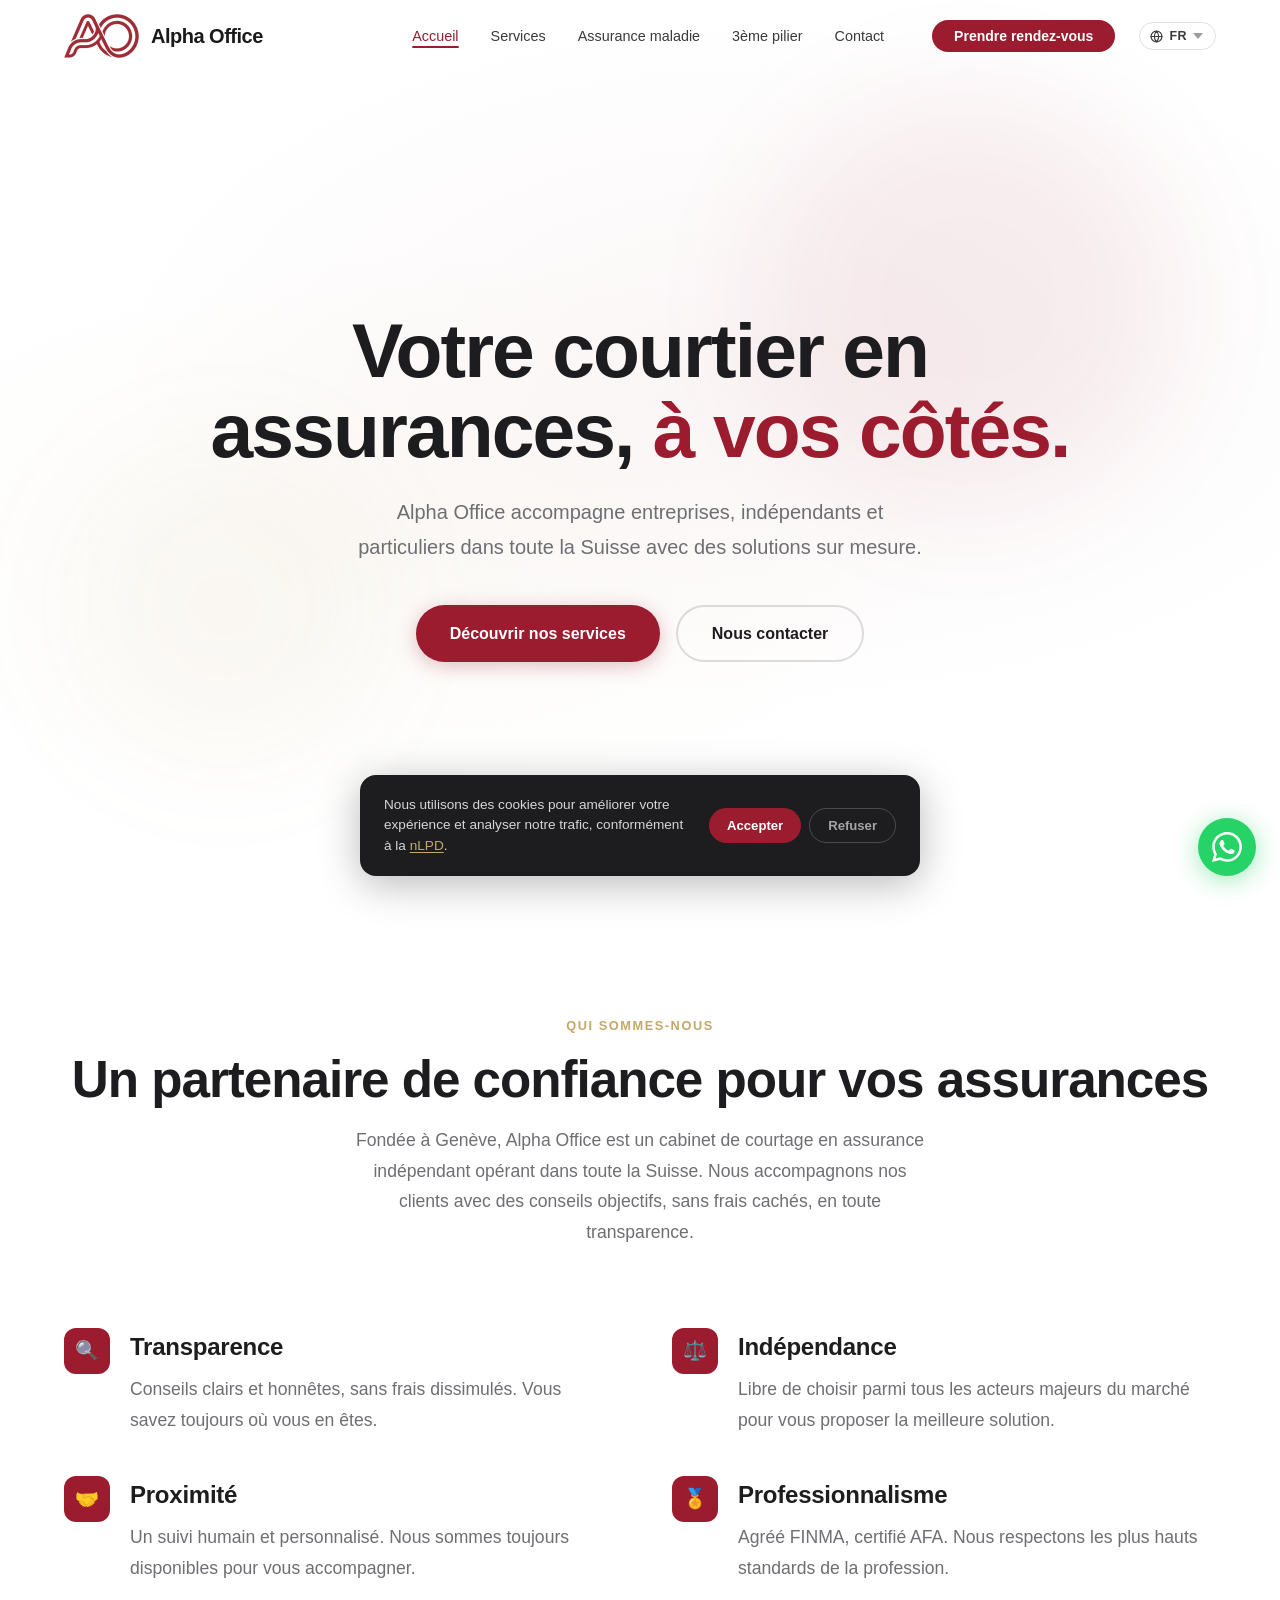
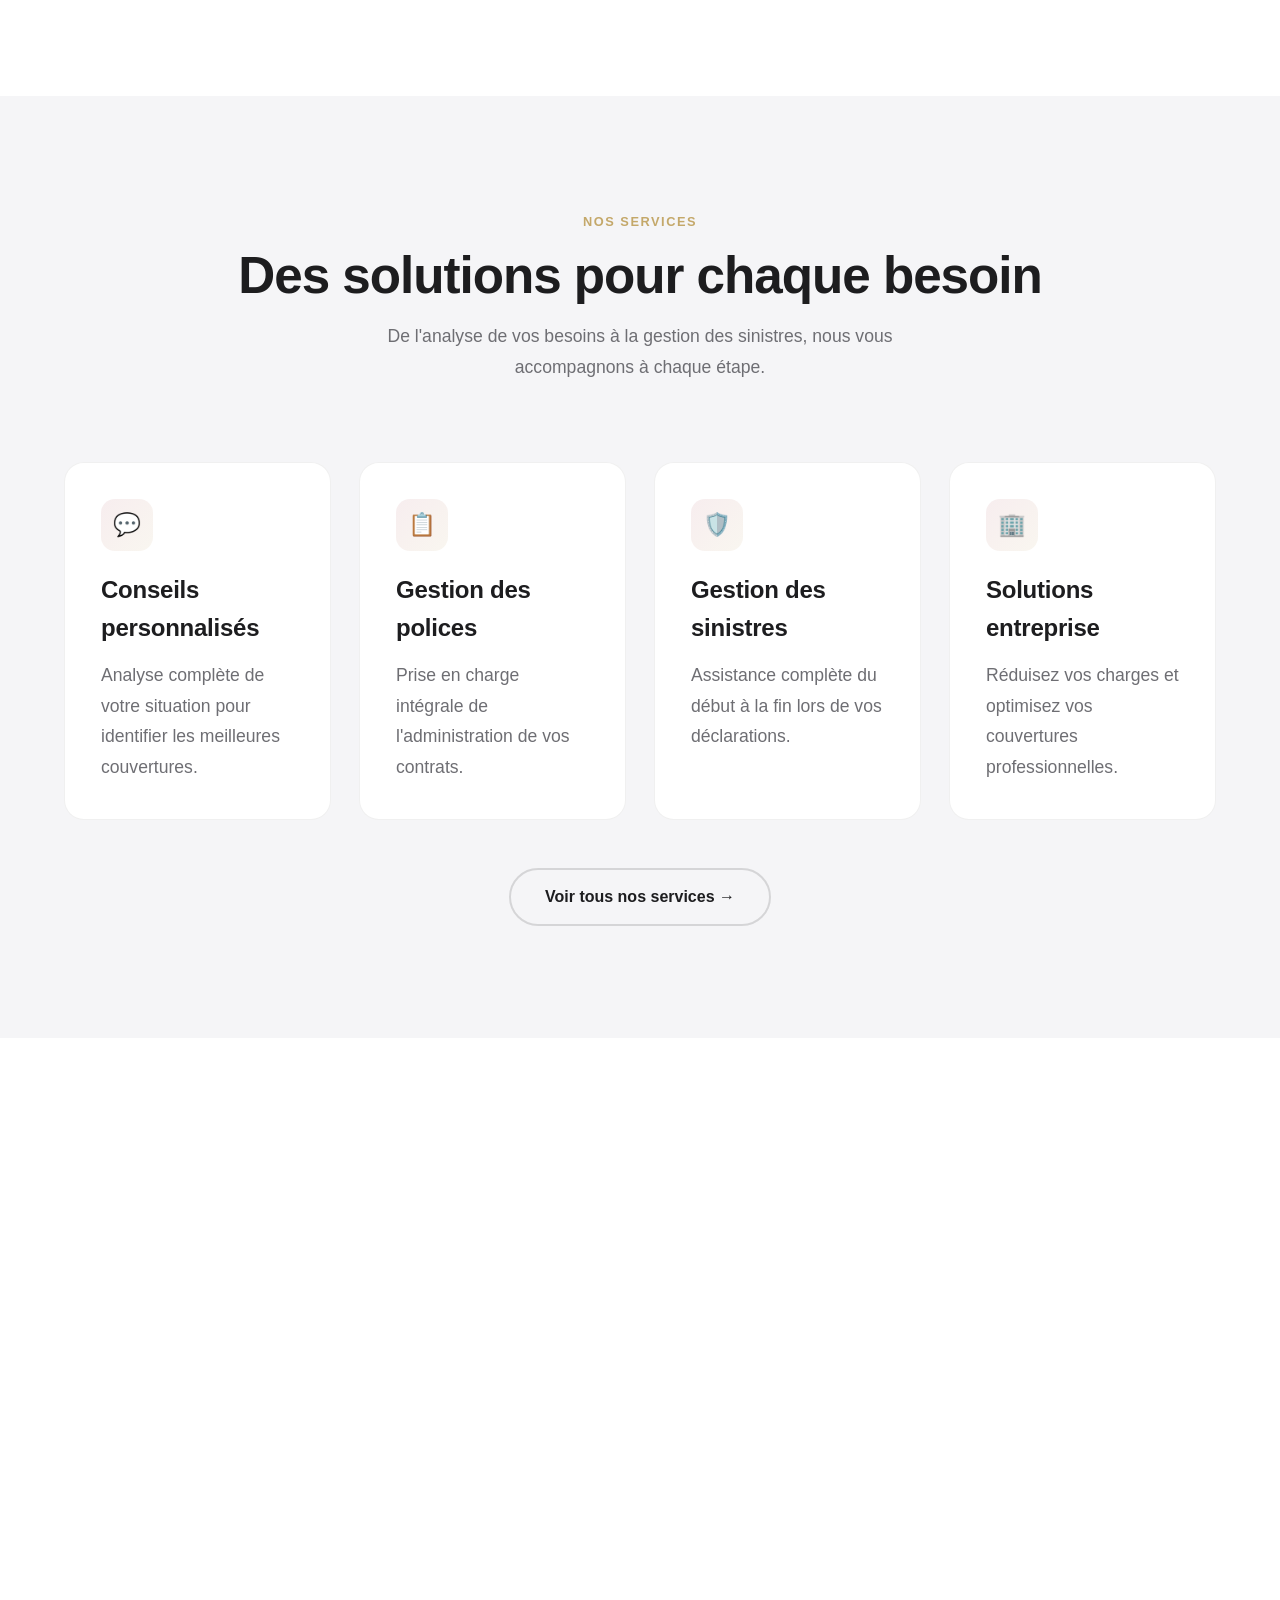
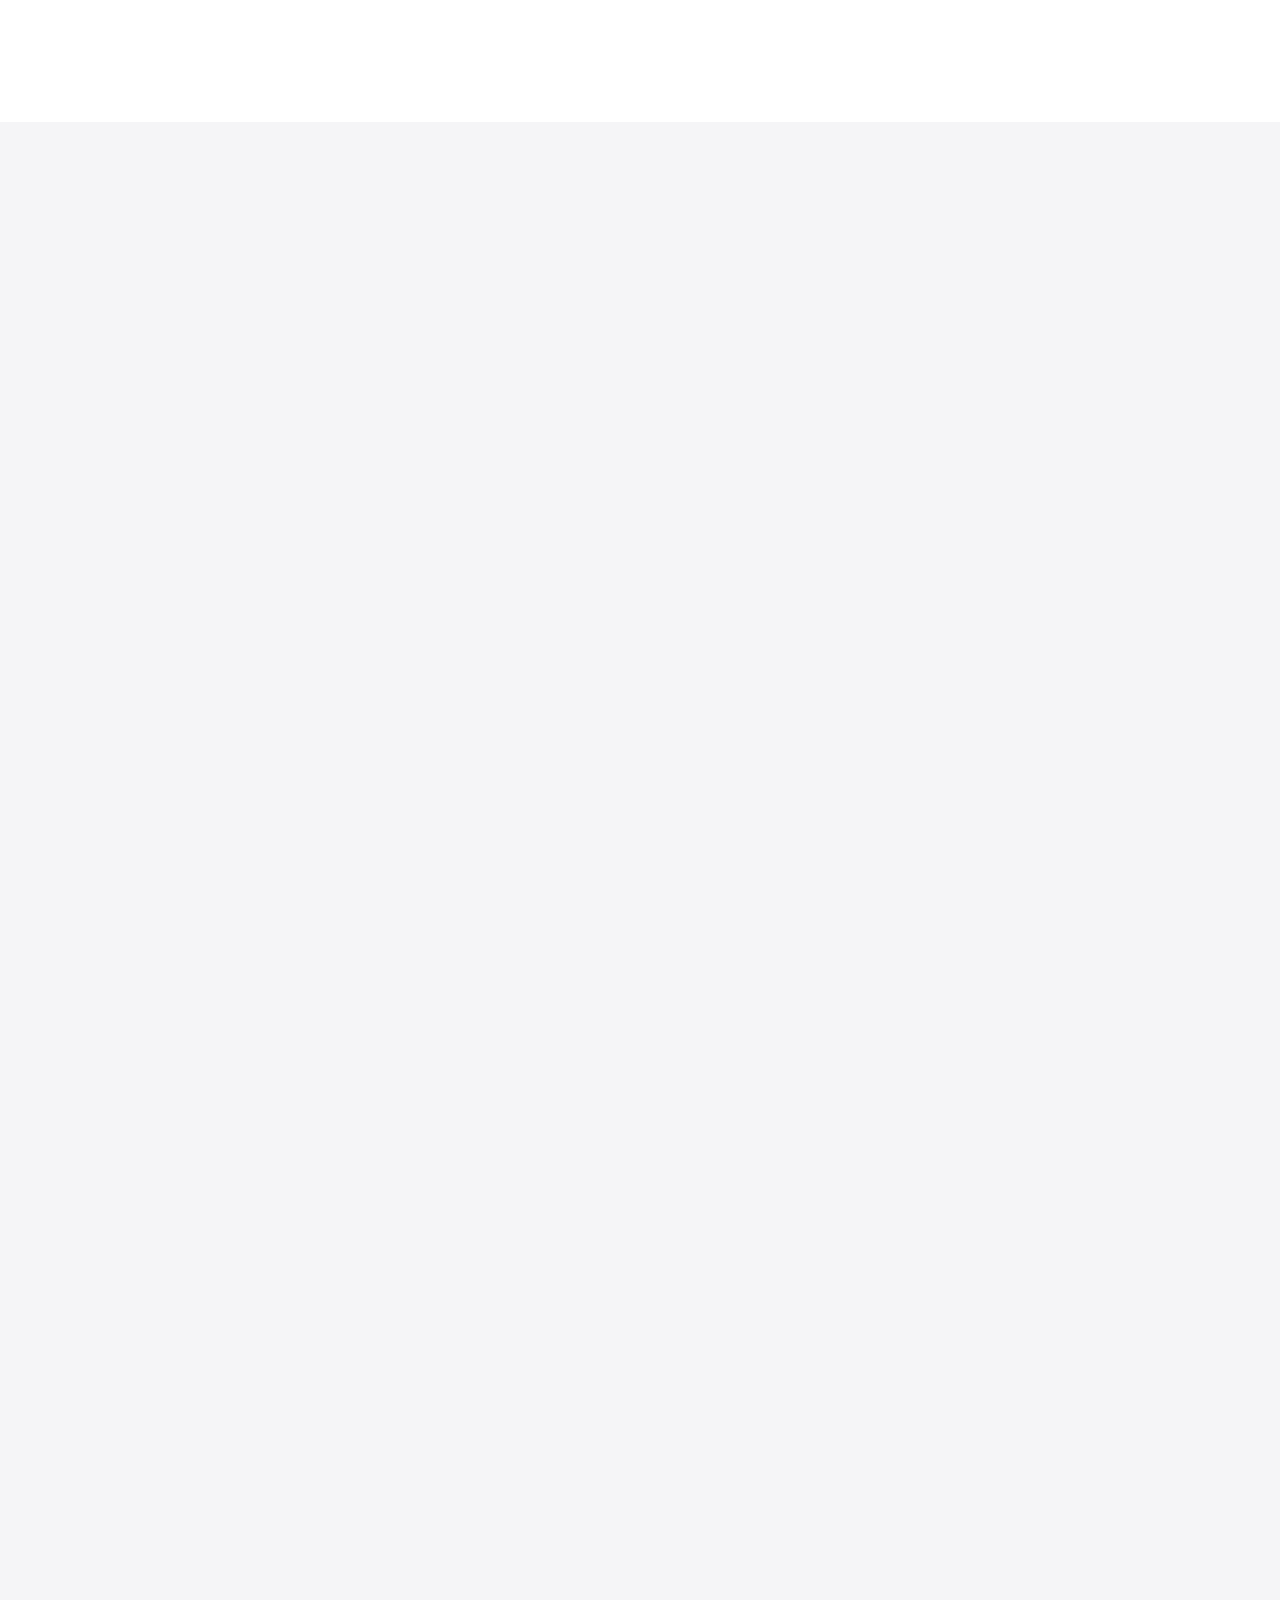
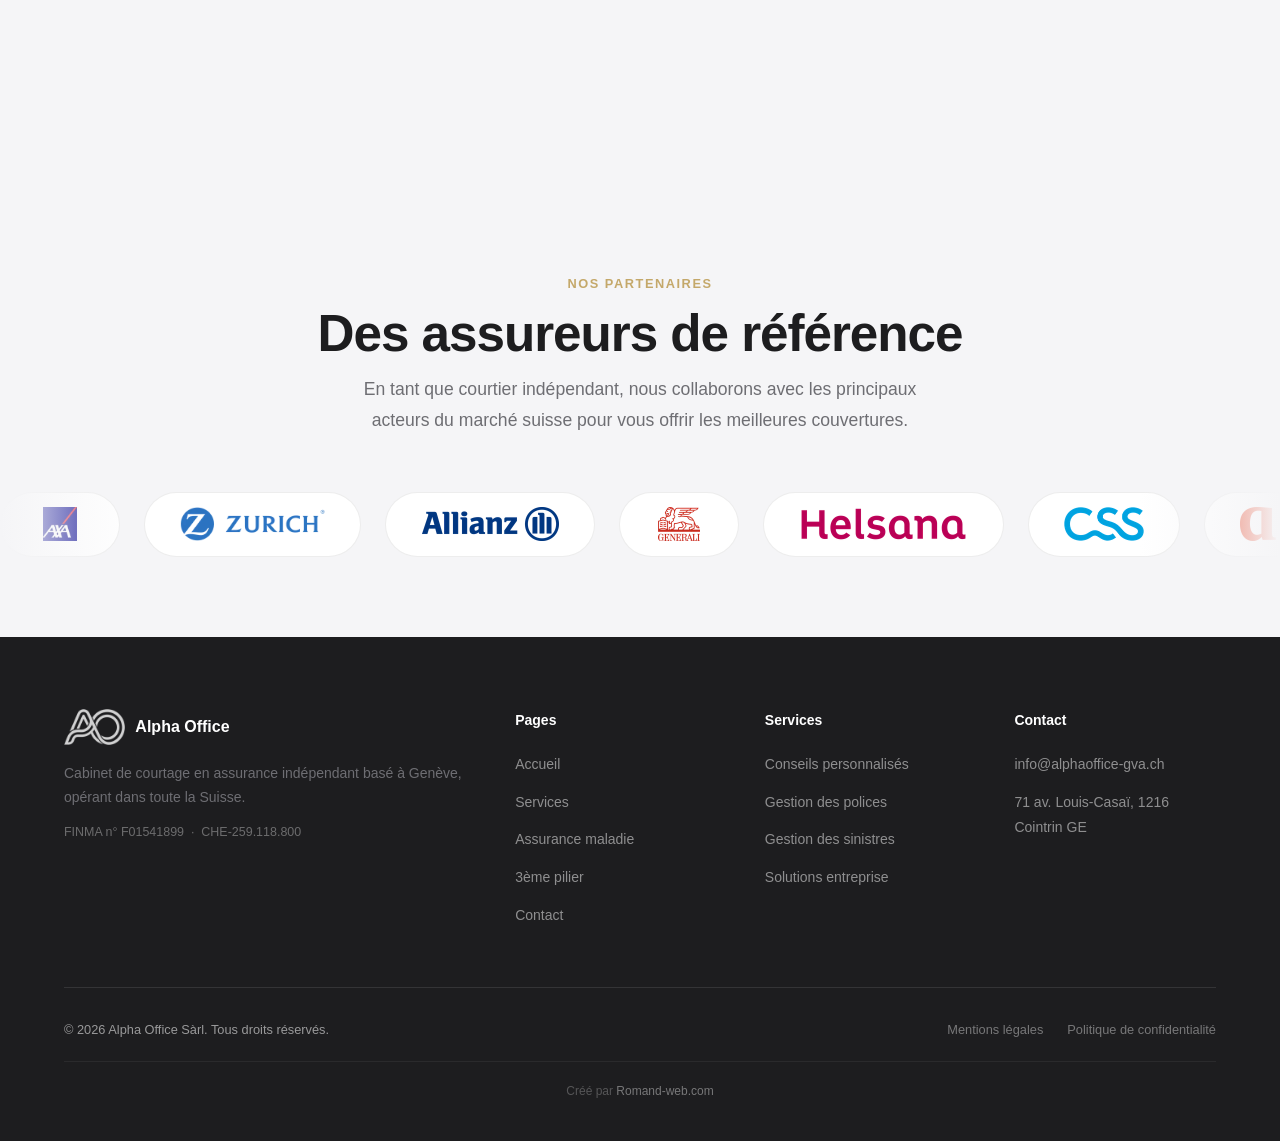
<file: index.html>
<!DOCTYPE html>
<html lang="fr">
<head>
<!-- Google Tag Manager -->
<script>(function(w,d,s,l,i){w[l]=w[l]||[];w[l].push({'gtm.start':
new Date().getTime(),event:'gtm.js'});var f=d.getElementsByTagName(s)[0],
j=d.createElement(s),dl=l!='dataLayer'?'&l='+l:'';j.async=true;j.src=
'https://www.googletagmanager.com/gtm.js?id='+i+dl;f.parentNode.insertBefore(j,f);
})(window,document,'script','dataLayer','GTM-W8VD8RSB');</script>
<!-- End Google Tag Manager -->
  <meta charset="UTF-8"/>
  <meta name="viewport" content="width=device-width, initial-scale=1.0"/>
  <title data-title-fr="Alpha Office | Courtier en assurances à Genève | Luljeta Selimi"
         data-title-de="Alpha Office | Versicherungsmakler Genf | Luljeta Selimi">Alpha Office | Courtier en assurances à Genève | Luljeta Selimi</title>
  <meta name="description"
        data-meta-fr="Alpha Office Sàrl - Cabinet de courtage en assurance indépendant à Genève, dirigé par Luljeta Selimi. Solutions personnalisées pour entreprises, indépendants et particuliers dans toute la Suisse."
        data-meta-de="Alpha Office Sàrl - Unabhängiger Versicherungsmakler in Genf, geleitet von Luljeta Selimi. Massgeschneiderte Lösungen für Unternehmen, Selbstständige und Privatpersonen in der ganzen Schweiz."
        content="Alpha Office Sàrl - Cabinet de courtage en assurance indépendant à Genève, dirigé par Luljeta Selimi. Solutions personnalisées pour entreprises, indépendants et particuliers dans toute la Suisse."/>
  <meta name="keywords" content="courtier assurance Genève, assurance indépendant Suisse, Alpha Office, Luljeta Selimi, courtage assurance, FINMA, AFA"/>
  <meta name="robots" content="index, follow"/>
  <meta property="og:type" content="website"/>
  <meta property="og:title" content="Alpha Office | Courtier en assurances à Genève"/>
  <meta property="og:description" content="Cabinet de courtage indépendant dirigé par Luljeta Selimi. Solutions sur mesure pour toute la Suisse."/>
  <meta property="og:url" content="https://alphaoffice-gva.ch"/>
  <meta property="og:locale" content="fr_CH"/>
  <link rel="canonical" href="https://alphaoffice-gva.ch/"/>
  <link rel="alternate" hreflang="fr" href="https://alphaoffice-gva.ch/"/>
  <link rel="alternate" hreflang="de" href="https://alphaoffice-gva.ch/"/>
  <link rel="icon" type="image/x-icon" href="favicon.ico"/>
  <link rel="apple-touch-icon" sizes="180x180" href="apple-touch-icon.png"/>
  <meta property="og:image" content="https://alphaoffice-gva.ch/og-image.jpg"/>
  <meta property="og:image:width" content="1200"/>
  <meta property="og:image:height" content="630"/>
  <meta property="twitter:card" content="summary_large_image"/>
  <meta property="twitter:image" content="https://alphaoffice-gva.ch/og-image.jpg"/>
  <link rel="manifest" href="manifest.json" fetchpriority="low"/>
  <meta name="theme-color" content="#9B1C2E"/>
  <meta name="apple-mobile-web-app-capable" content="yes"/>
  <meta name="apple-mobile-web-app-status-bar-style" content="black-translucent"/>
  <meta name="apple-mobile-web-app-title" content="Alpha Office"/>
  <link rel="preload" href="css/style.css?v=2026" as="style"/>
  <link rel="preload" href="logo_crop.webp" as="image" type="image/webp" fetchpriority="high"/>
  <script type="application/ld+json">
  {"@context":"https://schema.org","@type":"InsuranceAgency","name":"Alpha Office Sàrl","url":"https://alphaoffice-gva.ch","email":"info@alphaoffice-gva.ch","address":{"@type":"PostalAddress","streetAddress":"71 av. Louis-Casaï","addressLocality":"Cointrin","postalCode":"1216","addressRegion":"GE","addressCountry":"CH"},"founder":{"@type":"Person","name":"Luljeta Selimi","jobTitle":"Directrice"},"areaServed":"CH","knowsLanguage":["fr","de"]}
  </script>
  <style>:root{--crimson:#9B1C2E;--crimson-dark:#7A1522;--gold:#C4A86A;--dark:#1d1d1f;--medium:#3a3a3c;--gray:#6e6e73;--light:#f5f5f7;--white:#ffffff;--nav-h:72px;--ease:cubic-bezier(0.25,0.46,0.45,0.94);--font:-apple-system,BlinkMacSystemFont,'SF Pro Display','Helvetica Neue',sans-serif;}*,*::before,*::after{box-sizing:border-box;margin:0;padding:0;}html{scroll-behavior:smooth;scroll-padding-top:var(--nav-h);-webkit-text-size-adjust:100%;text-size-adjust:100%;}body{font-family:var(--font);color:var(--dark);background:var(--white);line-height:1.6;overflow-x:hidden;overscroll-behavior-x:none;}img,svg{display:block;}a{text-decoration:none;}button,a,[role="button"],.lang-dropdown li{touch-action:manipulation;}h1{font-size:clamp(2.6rem,6vw,5rem);font-weight:700;letter-spacing:-0.025em;line-height:1.05;}h2{font-size:clamp(2rem,4vw,3.2rem);font-weight:700;letter-spacing:-0.02em;line-height:1.1;}h3{font-size:clamp(1.15rem,2vw,1.5rem);font-weight:600;letter-spacing:-0.01em;}p{font-size:clamp(1rem,1.4vw,1.1rem);color:var(--gray);line-height:1.75;}nav{position:fixed;top:0;left:0;right:0;z-index:1000;height:var(--nav-h);display:flex;align-items:center;padding:0 5%;transition:background 0.4s var(--ease),box-shadow 0.4s var(--ease);}nav.scrolled{background:rgba(255,255,255,0.88);backdrop-filter:saturate(180%) blur(20px);-webkit-backdrop-filter:saturate(180%) blur(20px);box-shadow:0 1px 0 rgba(0,0,0,0.08);}.nav-logo{display:flex;align-items:center;gap:20px;flex:1;}.logo-alpha-office{display:flex;align-items:center;gap:12px;font-family:var(--font);}.logo-icon{height:44px;width:auto;object-fit:contain;}.logo-text{font-size:20px;font-weight:800;color:#1a1a1a;letter-spacing:-0.5px;}.nav-links{display:flex;align-items:center;gap:2rem;list-style:none;}.nav-links a{font-size:0.9rem;font-weight:500;color:var(--medium);transition:color 0.2s;}.nav-links a:hover,.nav-links a.active{color:var(--crimson);}.lang-sw{display:flex;align-items:center;margin-left:1.5rem;gap:2px;}.lang-picker{position:relative;margin-left:1.5rem;}.lang-btn{display:flex;align-items:center;gap:6px;background:transparent;border:1.5px solid rgba(0,0,0,0.12);border-radius:50px;padding:6px 12px 6px 10px;font-size:0.78rem;font-weight:700;color:var(--medium);cursor:pointer;font-family:var(--font);letter-spacing:0.04em;transition:border-color 0.2s,color 0.2s,background 0.2s;outline:none;}.lang-btn:hover{border-color:var(--crimson);color:var(--crimson);}.lang-btn svg{flex-shrink:0;}.lang-chevron{transition:transform 0.2s;opacity:0.5;}.lang-picker.open .lang-chevron{transform:rotate(180deg);}.lang-picker.open .lang-btn{border-color:var(--crimson);color:var(--crimson);background:rgba(155,28,46,0.05);}.lang-dropdown{position:absolute;top:calc(100% + 8px);right:0;background:white;border-radius:14px;box-shadow:0 8px 40px rgba(0,0,0,0.13),0 0 0 1px rgba(0,0,0,0.06);list-style:none;padding:6px;min-width:140px;opacity:0;transform:translateY(-6px) scale(0.97);pointer-events:none;transform-origin:top right;transition:opacity 0.18s var(--ease),transform 0.18s var(--ease);z-index:200;}.lang-picker.open .lang-dropdown{opacity:1;transform:translateY(0) scale(1);pointer-events:all;}.lang-dropdown li{padding:8px 14px;border-radius:9px;font-size:0.82rem;font-weight:500;color:var(--medium);cursor:pointer;display:flex;align-items:center;gap:10px;transition:background 0.15s,color 0.15s;}.lang-dropdown li:hover{background:var(--light);color:var(--dark);}.lang-dropdown li.active{color:var(--crimson);font-weight:700;}.lang-dropdown li.active::after{content:'';display:block;width:6px;height:6px;border-radius:50%;background:var(--crimson);margin-left:auto;flex-shrink:0;}.wa-float{position:fixed;bottom:calc(1.5rem + env(safe-area-inset-bottom,0px));right:calc(1.5rem + env(safe-area-inset-right,0px));z-index:999;width:58px;height:58px;border-radius:50%;background:#25D366;display:flex;align-items:center;justify-content:center;box-shadow:0 4px 24px rgba(37,211,102,0.45);transition:transform 0.3s var(--ease),box-shadow 0.3s;text-decoration:none;}.wa-float:hover{transform:scale(1.1);box-shadow:0 8px 36px rgba(37,211,102,0.55);}.wa-float svg{width:30px;height:30px;}.nav-cta{background:var(--crimson) !important;color:white !important;padding:8px 22px;border-radius:50px;font-size:0.875rem !important;font-weight:600 !important;transition:background 0.2s,transform 0.2s !important;margin-left:1rem;}.nav-cta:hover{background:var(--crimson-dark) !important;color:white !important;transform:scale(1.03);}.hamburger{display:none;flex-direction:column;justify-content:center;align-items:center;gap:5px;cursor:pointer;background:none;border:none;padding:10px;min-width:44px;min-height:44px;}.hamburger span{width:22px;height:2px;background:var(--dark);display:block;border-radius:2px;transition:all 0.3s;}.hero{min-height:100vh;min-height:100dvh;display:flex;align-items:center;justify-content:center;text-align:center;padding:calc(var(--nav-h) + 5rem) 5% 5rem;background:var(--white);position:relative;overflow:hidden;}.hero-bg{position:absolute;inset:0;z-index:0;background:radial-gradient(ellipse 80% 60% at 60% 40%,rgba(155,28,46,0.04) 0%,transparent 65%),radial-gradient(ellipse 70% 50% at 30% 60%,rgba(196,168,106,0.05) 0%,transparent 65%);animation:bgPulse 10s ease-in-out infinite alternate;}@keyframes bgPulse{from{transform:scale(1);}to{transform:scale(1.06) translate(2%,2%);}}.hero-content{position:relative;z-index:1;max-width:860px;}.hero-content .anim-1,.page-hero .anim-1{opacity:1;animation:slideUp 0.7s var(--ease) 0s both;}.hero-content .anim-2,.page-hero .anim-2{opacity:1;animation:slideUp 0.7s var(--ease) 0.12s both;}.hero-content .anim-3,.page-hero .anim-3{opacity:1;animation:slideUp 0.7s var(--ease) 0.24s both;}.eyebrow{display:inline-block;font-size:0.8rem;font-weight:600;letter-spacing:0.12em;text-transform:uppercase;color:var(--gold);margin-bottom:1.5rem;}.hero h1{color:var(--dark);margin-bottom:1.5rem;}.hero h1 em{color:var(--crimson);font-style:normal;}.hero > .hero-content > p{font-size:clamp(1.05rem,1.8vw,1.25rem);max-width:580px;margin:0 auto 2.5rem;}.hero-btns{display:flex;gap:1rem;justify-content:center;flex-wrap:wrap;}.btn-primary{display:inline-flex;align-items:center;gap:8px;background:var(--crimson);color:white;padding:14px 34px;border-radius:50px;font-size:1rem;font-weight:600;transition:all 0.3s var(--ease);box-shadow:0 4px 20px rgba(155,28,46,0.28);}.btn-primary:hover{background:var(--crimson-dark);transform:translateY(-2px);box-shadow:0 8px 30px rgba(155,28,46,0.38);}.btn-secondary{display:inline-flex;align-items:center;gap:8px;background:transparent;color:var(--dark);padding:14px 34px;border-radius:50px;font-size:1rem;font-weight:600;border:2px solid rgba(0,0,0,0.13);transition:all 0.3s var(--ease);}.btn-secondary:hover{border-color:var(--crimson);color:var(--crimson);transform:translateY(-2px);}.btn-white{display:inline-flex;align-items:center;gap:8px;background:white;color:var(--crimson);padding:14px 36px;border-radius:50px;font-size:1rem;font-weight:600;transition:all 0.3s var(--ease);box-shadow:0 4px 24px rgba(0,0,0,0.15);}.btn-white:hover{transform:translateY(-2px);box-shadow:0 8px 32px rgba(0,0,0,0.22);}.section{padding:7rem 5%;}.section-inner{max-width:1200px;margin:0 auto;}.section-alt{background:var(--light);}.section-header{text-align:center;margin-bottom:5rem;}.section-header .eyebrow{margin-bottom:1rem;}.section-header h2{margin-bottom:1rem;}.section-header p{max-width:580px;margin:0 auto;}.cards-grid{display:grid;grid-template-columns:repeat(auto-fit,minmax(250px,1fr));gap:1.75rem;}.card{background:white;border-radius:20px;padding:2.25rem;border:1px solid rgba(0,0,0,0.06);position:relative;overflow:hidden;transition:transform 0.4s var(--ease),box-shadow 0.4s var(--ease),border-color 0.4s;}.card::after{content:'';position:absolute;bottom:0;left:0;right:0;height:3px;background:linear-gradient(90deg,var(--crimson),var(--gold));transform:scaleX(0);transform-origin:left;transition:transform 0.4s var(--ease);}.card:hover{transform:translateY(-8px);box-shadow:0 20px 60px rgba(0,0,0,0.1);border-color:transparent;}.card:hover::after{transform:scaleX(1);}.card-icon{width:52px;height:52px;border-radius:14px;background:linear-gradient(135deg,rgba(155,28,46,0.08),rgba(196,168,106,0.1));display:flex;align-items:center;justify-content:center;margin-bottom:1.25rem;font-size:1.4rem;}.card h3{margin-bottom:0.75rem;}.values-grid{display:grid;grid-template-columns:1fr 1fr;gap:2.5rem 4rem;}.value-item{display:flex;gap:1.25rem;align-items:flex-start;}.value-icon{width:46px;height:46px;border-radius:12px;background:var(--crimson);display:flex;align-items:center;justify-content:center;flex-shrink:0;color:white;font-size:1.2rem;}.value-text h3{margin-bottom:0.5rem;}.team-card{display:flex;align-items:center;gap:3.5rem;background:white;border-radius:28px;padding:3.5rem;box-shadow:0 4px 50px rgba(0,0,0,0.07);}.team-avatar{width:130px;height:130px;border-radius:50%;background:linear-gradient(135deg,var(--crimson),var(--gold));display:flex;align-items:center;justify-content:center;font-size:2.75rem;font-weight:700;color:white;flex-shrink:0;letter-spacing:-0.02em;overflow:hidden;}.team-avatar img{width:100%;height:100%;object-fit:cover;object-position:center top;display:block;}.team-role{font-size:0.78rem;font-weight:600;letter-spacing:0.1em;text-transform:uppercase;color:var(--gold);margin-bottom:0.4rem;}.team-name{font-size:2rem;font-weight:700;color:var(--dark);margin-bottom:1rem;letter-spacing:-0.02em;}.cta-banner{background:linear-gradient(135deg,var(--crimson) 0%,#6B1020 100%);border-radius:28px;padding:5rem 4rem;text-align:center;}.cta-banner h2{color:white;margin-bottom:1rem;}.cta-banner p{color:rgba(255,255,255,0.8);margin-bottom:2.5rem;font-size:1.1rem;}.page-hero{padding:calc(var(--nav-h) + 5rem) 5% 5rem;background:linear-gradient(160deg,var(--light) 0%,white 100%);text-align:center;}.page-hero .eyebrow{margin-bottom:1rem;}.page-hero h1{margin-bottom:1rem;}.page-hero p{max-width:600px;margin:0 auto;}.scroll-progress{position:fixed;top:0;left:0;height:3px;width:0;background:linear-gradient(90deg,var(--crimson),var(--gold),var(--crimson));background-size:200% auto;z-index:9999;pointer-events:none;animation:progressShimmer 3s linear infinite;}@keyframes progressShimmer{to{background-position:200% center;}}@keyframes pageIn{from{opacity:0;}to{opacity:1;}}body{animation:pageIn 0.4s ease forwards;}@keyframes fadeUp{from{opacity:0;transform:translateY(32px);}to{opacity:1;transform:translateY(0);}}@keyframes slideUp{from{transform:translateY(28px);}to{transform:translateY(0);}}@keyframes fadeLeft{from{opacity:0;transform:translateX(-32px);}to{opacity:1;transform:translateX(0);}}@keyframes fadeRight{from{opacity:0;transform:translateX(32px);}to{opacity:1;transform:translateX(0);}}.anim-1{opacity:0;animation:fadeUp 0.85s var(--ease) 0.1s forwards;}.anim-2{opacity:0;animation:fadeUp 0.85s var(--ease) 0.25s forwards;}.anim-3{opacity:0;animation:fadeUp 0.85s var(--ease) 0.4s forwards;}.anim-4{opacity:0;animation:fadeUp 0.85s var(--ease) 0.55s forwards;}.reveal{opacity:0;transform:translateY(40px);transition:opacity 0.8s var(--ease),transform 0.8s var(--ease);}.reveal-left{opacity:0;transform:translateX(-50px);transition:opacity 0.8s var(--ease),transform 0.8s var(--ease);}.reveal-right{opacity:0;transform:translateX(50px);transition:opacity 0.8s var(--ease),transform 0.8s var(--ease);}@media(max-width:768px){.nav-links{display:none;position:fixed;top:var(--nav-h);left:0;right:0;background:rgba(255,255,255,0.98);flex-direction:column;align-items:flex-start;padding:1.5rem 5% 2rem;gap:0;border-bottom:1px solid rgba(0,0,0,0.08);box-shadow:0 8px 30px rgba(0,0,0,0.08);z-index:999;}.nav-links.open{display:flex;}.nav-links li{width:100%;}.nav-links li a{display:block;padding:.85rem 0;font-size:1rem;border-bottom:1px solid rgba(0,0,0,0.05);}.nav-cta{display:block!important;background:var(--crimson)!important;color:white!important;text-align:center;border-radius:12px!important;padding:12px 0!important;margin:1rem 0 0!important;font-size:.95rem!important;}.hamburger{display:flex;margin-left:.75rem;}.hamburger.open span:nth-child(1){transform:rotate(45deg) translate(5px,5px);}.hamburger.open span:nth-child(2){opacity:0;transform:scaleX(0);}.hamburger.open span:nth-child(3){transform:rotate(-45deg) translate(5px,-5px);}}</style>
  <link rel="stylesheet" href="css/style.css?v=2026" media="print" onload="this.media='all'"/>
  <noscript><link rel="stylesheet" href="css/style.css?v=2026"/></noscript>
</head>
<body>
<!-- Google Tag Manager (noscript) -->
<noscript><iframe src="https://www.googletagmanager.com/ns.html?id=GTM-W8VD8RSB" height="0" width="0" style="display:none;visibility:hidden"></iframe></noscript>
<!-- End Google Tag Manager (noscript) -->

<!-- NAV -->
<nav>
  <a href="index.html" class="nav-logo logo-alpha-office">
    <picture><source srcset="logo_crop.webp" type="image/webp"/><img src="logo_crop.png" alt="Alpha Office" class="logo-icon" width="300" height="175" fetchpriority="high"/></picture>
    <span class="logo-text">Alpha Office</span>
  </a>
  <ul class="nav-links">
    <li><a href="index.html" data-page="index.html" data-i18n="nav.home">Accueil</a></li>
    <li><a href="services.html" data-page="services.html" data-i18n="nav.services">Services</a></li>
    <li><a href="assurance-maladie.html" data-page="assurance-maladie.html" data-i18n="nav.am">Assurance maladie</a></li>
    <li><a href="troisieme-pilier.html" data-page="troisieme-pilier.html" data-i18n="nav.tp">3ème pilier</a></li>
    <li><a href="contact.html" data-page="contact.html" data-i18n="nav.contact">Contact</a></li>
    <li><a href="contact.html" class="nav-cta" data-i18n="nav.cta">Prendre rendez-vous</a></li>
  </ul>
  <div class="lang-picker">
    <button class="lang-btn" aria-haspopup="menu" aria-expanded="false">
      <svg width="13" height="13" viewBox="0 0 24 24" fill="none" stroke="currentColor" stroke-width="2.2" stroke-linecap="round" stroke-linejoin="round"><circle cx="12" cy="12" r="10"/><path d="M2 12h20M12 2a15.3 15.3 0 0 1 4 10 15.3 15.3 0 0 1-4 10 15.3 15.3 0 0 1-4-10 15.3 15.3 0 0 1 4-10z"/></svg>
      <span class="lang-current">FR</span>
      <svg class="lang-chevron" width="10" height="6" viewBox="0 0 10 6" fill="currentColor"><path d="M0 0l5 6 5-6z"/></svg>
    </button>
    <ul class="lang-dropdown" role="menu" aria-label="Sélection de la langue">
      <li data-lang="fr" role="menuitem">Français</li>
      <li data-lang="de" role="menuitem">Deutsch</li>
      <li data-lang="en" role="menuitem">English</li>
      <li data-lang="it" role="menuitem">Italiano</li>
      <li data-lang="sq" role="menuitem">Shqip</li>
      <li data-lang="hr" role="menuitem">Bosanski</li>
    </ul>
  </div>
  <button class="hamburger" aria-label="Menu">
    <span></span><span></span><span></span>
  </button>
</nav>

<!-- HERO -->
<section class="hero">
  <div class="hero-bg"></div>
  <div class="hero-blob hero-blob-1"></div>
  <div class="hero-blob hero-blob-2"></div>
  <div class="hero-content">
    <h1 class="anim-1" data-i18n="hero.title">Votre courtier en assurances, <em>à vos côtés.</em></h1>
    <p class="anim-2" data-i18n="hero.sub">Alpha Office accompagne entreprises, indépendants et particuliers dans toute la Suisse avec des solutions sur mesure.</p>
    <div class="hero-btns anim-3">
      <a href="services.html" class="btn-primary" data-i18n="hero.cta1">Découvrir nos services</a>
      <a href="contact.html" class="btn-secondary" data-i18n="hero.cta2">Nous contacter</a>
    </div>
  </div>
</section>

<!-- ABOUT + VALUES -->
<section class="section">
  <div class="section-inner">
    <div class="section-header">
      <span class="eyebrow reveal" data-i18n="about.eyebrow">Qui sommes-nous</span>
      <h2 class="reveal reveal-d1" data-i18n="about.title">Un partenaire de confiance pour vos assurances</h2>
      <p class="reveal reveal-d2" data-i18n="about.desc">Fondée à Genève, Alpha Office est un cabinet de courtage en assurance indépendant opérant dans toute la Suisse.</p>
    </div>
    <div class="values-grid">
      <div class="value-item reveal reveal-d1">
        <div class="value-icon">🔍</div>
        <div class="value-text">
          <h3 data-i18n="v1.t">Transparence</h3>
          <p data-i18n="v1.d">Conseils clairs et honnêtes, sans frais dissimulés. Vous savez toujours où vous en êtes.</p>
        </div>
      </div>
      <div class="value-item reveal reveal-d2">
        <div class="value-icon">⚖️</div>
        <div class="value-text">
          <h3 data-i18n="v2.t">Indépendance</h3>
          <p data-i18n="v2.d">Libre de choisir parmi tous les acteurs majeurs du marché pour vous proposer la meilleure solution.</p>
        </div>
      </div>
      <div class="value-item reveal reveal-d3">
        <div class="value-icon">🤝</div>
        <div class="value-text">
          <h3 data-i18n="v3.t">Proximité</h3>
          <p data-i18n="v3.d">Un suivi humain et personnalisé. Nous sommes toujours disponibles pour vous accompagner.</p>
        </div>
      </div>
      <div class="value-item reveal reveal-d4">
        <div class="value-icon">🏅</div>
        <div class="value-text">
          <h3 data-i18n="v4.t">Professionnalisme</h3>
          <p data-i18n="v4.d">Agréé FINMA, certifié AFA. Nous respectons les plus hauts standards de la profession.</p>
        </div>
      </div>
    </div>
  </div>
</section>

<!-- SERVICES PREVIEW -->
<section class="section cv-auto section-alt">
  <div class="section-inner">
    <div class="section-header">
      <span class="eyebrow reveal" data-i18n="svc.eyebrow">Nos services</span>
      <h2 class="reveal reveal-d1" data-i18n="svc.title">Des solutions pour chaque besoin</h2>
      <p class="reveal reveal-d2" data-i18n="svc.desc">De l'analyse de vos besoins à la gestion des sinistres, nous vous accompagnons à chaque étape.</p>
    </div>
    <div class="cards-grid">
      <a href="services.html#conseils" class="card reveal reveal-d1" style="text-decoration:none;color:inherit;display:block;">
        <div class="card-icon">💬</div>
        <h3 data-i18n="s1.t">Conseils personnalisés</h3>
        <p data-i18n="s1.d">Analyse complète de votre situation pour identifier les meilleures couvertures.</p>
      </a>
      <a href="services.html#polices" class="card reveal reveal-d2" style="text-decoration:none;color:inherit;display:block;">
        <div class="card-icon">📋</div>
        <h3 data-i18n="s2.t">Gestion des polices</h3>
        <p data-i18n="s2.d">Prise en charge intégrale de l'administration de vos contrats.</p>
      </a>
      <a href="services.html#sinistres" class="card reveal reveal-d3" style="text-decoration:none;color:inherit;display:block;">
        <div class="card-icon">🛡️</div>
        <h3 data-i18n="s3.t">Gestion des sinistres</h3>
        <p data-i18n="s3.d">Assistance complète du début à la fin lors de vos déclarations.</p>
      </a>
      <a href="services.html#entreprise" class="card reveal reveal-d4" style="text-decoration:none;color:inherit;display:block;">
        <div class="card-icon">🏢</div>
        <h3 data-i18n="s4.t">Solutions entreprise</h3>
        <p data-i18n="s4.d">Réduisez vos charges et optimisez vos couvertures professionnelles.</p>
      </a>
    </div>
    <div style="text-align:center;margin-top:3rem;">
      <a href="services.html" class="btn-secondary reveal" data-i18n="svc.link">Voir tous nos services →</a>
    </div>
  </div>
</section>

<!-- TEAM -->
<section class="section cv-auto">
  <div class="section-inner">
    <div class="section-header">
      <span class="eyebrow reveal" data-i18n="team.eyebrow">Notre équipe</span>
      <h2 class="reveal reveal-d1" data-i18n="team.title">Une direction expérimentée</h2>
    </div>
    <a href="luljeta.html" class="team-card reveal" style="text-decoration:none;color:inherit;">
      <div class="team-avatar"><picture><source srcset="luljeta-photo.webp" type="image/webp"/><img src="luljeta-photo.jpg" alt="Luljeta Selimi" width="900" height="506"/></picture></div>
      <div class="team-info">
        <p class="team-role" data-i18n="team.role">Directrice · Alpha Office Sàrl</p>
        <h2 class="team-name">Luljeta Selimi</h2>
        <p data-i18n="team.bio">Forte de nombreuses années d'expérience dans le secteur des assurances, Luljeta Selimi a fondé Alpha Office avec une vision claire : offrir un service de courtage transparent, indépendant et humain.</p>
      </div>
    </a>
  </div>
</section>

<!-- CTA BANNER -->
<section class="section cv-auto section-alt">
  <div class="section-inner">
    <div class="cta-banner reveal">
      <h2 data-i18n="cta.title">Prêt à optimiser vos assurances ?</h2>
      <p data-i18n="cta.desc">Contactez-nous pour un premier entretien gratuit et sans engagement.</p>
      <a href="contact.html" class="btn-white" data-i18n="cta.btn">Prendre rendez-vous</a>
    </div>
  </div>
</section>

<!-- TESTIMONIALS -->
<section class="section cv-auto section-alt">
  <div class="section-inner">
    <div class="section-header">
      <span class="eyebrow reveal" data-i18n="rev.eyebrow">Avis clients</span>
      <h2 class="reveal reveal-d1" data-i18n="rev.title">Ils nous font confiance</h2>
      <p class="reveal reveal-d2" data-i18n="rev.desc">La satisfaction de nos clients est notre meilleure récompense.</p>
    </div>
    <div class="reviews-grid">

      <div class="review-card reveal reveal-d1">
        <div class="review-stars"><span>★</span><span>★</span><span>★</span><span>★</span><span>★</span></div>
        <div class="review-quote">"</div>
        <p class="review-text" data-i18n="r1.text">« Luljeta a pris le temps d'analyser toutes mes assurances existantes et j'ai pu réaliser des économies significatives tout en améliorant mes couvertures. Un service d'une qualité rare. »</p>
        <div class="review-author">
          <div class="review-avatar">SM</div>
          <div>
            <div class="review-name">Sophie M.</div>
            <div class="review-label" data-i18n="r1.label">Particulier · Genève</div>
          </div>
        </div>
      </div>

      <div class="review-card reveal reveal-d2">
        <div class="review-stars"><span>★</span><span>★</span><span>★</span><span>★</span><span>★</span></div>
        <div class="review-quote">"</div>
        <p class="review-text" data-i18n="r2.text">« En tant qu'indépendant, je ne savais pas quelles couvertures étaient vraiment nécessaires. Alpha Office m'a guidé avec une clarté et une honnêteté que je n'avais jamais trouvées ailleurs. »</p>
        <div class="review-author">
          <div class="review-avatar">KA</div>
          <div>
            <div class="review-name">Karim A.</div>
            <div class="review-label" data-i18n="r2.label">Indépendant · Lausanne</div>
          </div>
        </div>
      </div>

      <div class="review-card reveal reveal-d3">
        <div class="review-stars"><span>★</span><span>★</span><span>★</span><span>★</span><span>★</span></div>
        <div class="review-quote">"</div>
        <p class="review-text" data-i18n="r3.text">« Suite à un sinistre complexe, Luljeta a géré tout le dossier à notre place. Elle a négocié avec l'assureur et obtenu une indemnisation bien supérieure à ce que nous espérions. »</p>
        <div class="review-author">
          <div class="review-avatar">MR</div>
          <div>
            <div class="review-name">Marc & Rachel B.</div>
            <div class="review-label" data-i18n="r3.label">Propriétaires · Cointrin</div>
          </div>
        </div>
      </div>

      <div class="review-card reveal reveal-d1">
        <div class="review-stars"><span>★</span><span>★</span><span>★</span><span>★</span><span>★</span></div>
        <div class="review-quote">"</div>
        <p class="review-text" data-i18n="r4.text">« Nous avons confié toute la gestion des assurances de notre PME à Alpha Office. Le gain de temps est considérable et les conditions obtenues sont excellentes. Je recommande vivement. »</p>
        <div class="review-author">
          <div class="review-avatar">FT</div>
          <div>
            <div class="review-name">Florian T.</div>
            <div class="review-label" data-i18n="r4.label">Dirigeant PME · Vernier</div>
          </div>
        </div>
      </div>

      <div class="review-card reveal reveal-d2">
        <div class="review-stars"><span>★</span><span>★</span><span>★</span><span>★</span><span>★</span></div>
        <div class="review-quote">"</div>
        <p class="review-text" data-i18n="r5.text">« J'ai été bluffée par la réactivité et la disponibilité de Luljeta. Elle répond toujours rapidement et explique chaque détail avec une grande pédagogie. Une vraie professionnelle. »</p>
        <div class="review-author">
          <div class="review-avatar">NV</div>
          <div>
            <div class="review-name">Nadia V.</div>
            <div class="review-label" data-i18n="r5.label">Particulière · Meyrin</div>
          </div>
        </div>
      </div>

      <div class="review-card reveal reveal-d3">
        <div class="review-stars"><span>★</span><span>★</span><span>★</span><span>★</span><span>★</span></div>
        <div class="review-quote">"</div>
        <p class="review-text" data-i18n="r6.text">« Alpha Office nous a permis d'optimiser l'ensemble de notre couverture professionnelle. Conseil objectif, sans pression commerciale. Exactement ce que cherche un entrepreneur. »</p>
        <div class="review-author">
          <div class="review-avatar">PR</div>
          <div>
            <div class="review-name">Pierre R.</div>
            <div class="review-label" data-i18n="r6.label">Entrepreneur · Genève</div>
          </div>
        </div>
      </div>

    </div>
  </div>
</section>

<!-- PARTNERS -->
<section class="marquee-section">
  <div class="marquee-header reveal">
    <span class="eyebrow" data-i18n="part.eyebrow">Nos partenaires</span>
    <h2 data-i18n="part.title">Des assureurs de référence</h2>
    <p data-i18n="part.desc">En tant que courtier indépendant, nous collaborons avec les principaux acteurs du marché suisse.</p>
  </div>
  <div class="marquee-wrapper">
    <div class="marquee-track" id="marquee-track">
      <div class="partner-chip"><picture><source srcset="axa-logo.webp" type="image/webp"/><img src="axa-logo.webp" alt="AXA" width="92" height="92" loading="lazy"/></picture></div>
      <div class="partner-chip"><picture><source srcset="zurich-logo.webp" type="image/webp"/><img src="zurich-logo.webp" alt="Zurich" width="384" height="90" loading="lazy"/></picture></div>
      <div class="partner-chip"><picture><source srcset="AZ_Logo_positive_RGB.webp" type="image/webp"/><img src="AZ_Logo_positive_RGB.png" alt="Allianz" width="1666" height="413" loading="lazy"/></picture></div>
      <div class="partner-chip"><picture><source srcset="G.MI_BIG-47ef53dd.webp" type="image/webp"/><img src="G.MI_BIG-47ef53dd.png" alt="Generali" width="1593" height="1289" loading="lazy"/></picture></div>
      <div class="partner-chip"><picture><source srcset="Logo_Helsana.svg.webp" type="image/webp"/><img src="Logo_Helsana.svg.png" alt="Helsana" width="3840" height="772" loading="lazy"/></picture></div>
      <div class="partner-chip"><picture><source srcset="Css-versicherung-logo.svg.webp" type="image/webp"/><img src="Css-versicherung-logo.svg.png" alt="CSS" width="960" height="410" loading="lazy"/></picture></div>
      <div class="partner-chip"><picture><source srcset="Assura_Logo.svg.webp" type="image/webp"/><img src="Assura_Logo.svg.png" alt="Assura" width="3840" height="589" loading="lazy"/></picture></div>
      <div class="partner-chip"><picture><source srcset="gm_logo_ver_rvb_bicol.webp" type="image/webp"/><img src="gm_logo_ver_rvb_bicol.png" alt="Groupe Mutuel" width="1000" height="476" loading="lazy"/></picture></div>
    </div>
  </div>
</section>

<!-- FOOTER -->
<footer>
  <div class="footer-inner">
    <div class="footer-top">
      <div class="footer-brand">
        <div class="footer-logo logo-alpha-office">
          <picture><source srcset="logo_crop.webp" type="image/webp"/><img src="logo_crop.png" alt="Alpha Office" class="logo-icon footer-logo-img" width="300" height="175"/></picture>
          <span class="footer-brand-name">Alpha Office</span>
        </div>
        <p data-i18n="ft.desc">Cabinet de courtage en assurance indépendant basé à Genève, opérant dans toute la Suisse.</p>
        <p style="margin-top:0.75rem;font-size:0.78rem;color:rgba(255,255,255,0.35)">FINMA n° F01541899 &nbsp;·&nbsp; CHE-259.118.800</p>
      </div>
      <div class="footer-col">
        <h4 data-i18n="ft.pages">Pages</h4>
        <ul>
          <li><a href="index.html" data-i18n="nav.home">Accueil</a></li>
          <li><a href="services.html" data-i18n="nav.services">Services</a></li>
          <li><a href="assurance-maladie.html" data-i18n="nav.am">Assurance maladie</a></li>
          <li><a href="troisieme-pilier.html" data-i18n="nav.tp">3ème pilier</a></li>
          <li><a href="contact.html" data-i18n="nav.contact">Contact</a></li>
        </ul>
      </div>
      <div class="footer-col">
        <h4 data-i18n="ft.svc">Services</h4>
        <ul>
          <li><a href="services.html#conseils" data-i18n="fsv1">Conseils personnalisés</a></li>
          <li><a href="services.html#polices" data-i18n="fsv2">Gestion des polices</a></li>
          <li><a href="services.html#sinistres" data-i18n="fsv3">Gestion des sinistres</a></li>
          <li><a href="services.html#entreprise" data-i18n="fsv4">Solutions entreprise</a></li>
        </ul>
      </div>
      <div class="footer-col">
        <h4 data-i18n="ft.cnt">Contact</h4>
        <ul>
          <li><a href="mailto:info@alphaoffice-gva.ch">info@alphaoffice-gva.ch</a></li>
          <li><a href="#">71 av. Louis-Casaï, 1216 Cointrin GE</a></li>
        </ul>
      </div>
    </div>
    <div class="footer-bottom">
      <span data-i18n="ft.copy">© 2026 Alpha Office Sàrl. Tous droits réservés.</span>
      <div class="footer-legal">
        <a href="mentions-legales.html" data-i18n="ft.leg">Mentions légales</a>
        <a href="confidentialite.html" data-i18n="ft.prv">Politique de confidentialité</a>
      </div>
    </div>
    <div class="footer-credit">
      <span data-i18n="ft.credit">Créé par</span> <a href="https://romand-web.com" target="_blank" rel="noopener">Romand-web.com</a>
    </div>
  </div>
</footer>

<script src="js/main.js?v=2026b" defer></script>

<!-- WhatsApp -->
<a href="https://wa.me/41799190918" class="wa-float" target="_blank" rel="noopener" aria-label="WhatsApp">
  <svg viewBox="0 0 24 24" fill="white" xmlns="http://www.w3.org/2000/svg"><path d="M17.472 14.382c-.297-.149-1.758-.867-2.03-.967-.273-.099-.471-.148-.67.15-.197.297-.767.966-.94 1.164-.173.199-.347.223-.644.075-.297-.15-1.255-.463-2.39-1.475-.883-.788-1.48-1.761-1.653-2.059-.173-.297-.018-.458.13-.606.134-.133.298-.347.446-.52.149-.174.198-.298.298-.497.099-.198.05-.371-.025-.52-.075-.149-.669-1.612-.916-2.207-.242-.579-.487-.5-.669-.51-.173-.008-.371-.01-.57-.01-.198 0-.52.074-.792.372-.272.297-1.04 1.016-1.04 2.479 0 1.462 1.065 2.875 1.213 3.074.149.198 2.096 3.2 5.077 4.487.709.306 1.262.489 1.694.625.712.227 1.36.195 1.871.118.571-.085 1.758-.719 2.006-1.413.248-.694.248-1.289.173-1.413-.074-.124-.272-.198-.57-.347m-5.421 7.403h-.004a9.87 9.87 0 01-5.031-1.378l-.361-.214-3.741.982.998-3.648-.235-.374a9.86 9.86 0 01-1.51-5.26c.001-5.45 4.436-9.884 9.888-9.884 2.64 0 5.122 1.03 6.988 2.898a9.825 9.825 0 012.893 6.994c-.003 5.45-4.437 9.884-9.885 9.884m8.413-18.297A11.815 11.815 0 0012.05 0C5.495 0 .16 5.335.157 11.892c0 2.096.547 4.142 1.588 5.945L.057 24l6.305-1.654a11.882 11.882 0 005.683 1.448h.005c6.554 0 11.89-5.335 11.893-11.893a11.821 11.821 0 00-3.48-8.413z"/></svg>
</a>
</body>
</html>
</file>
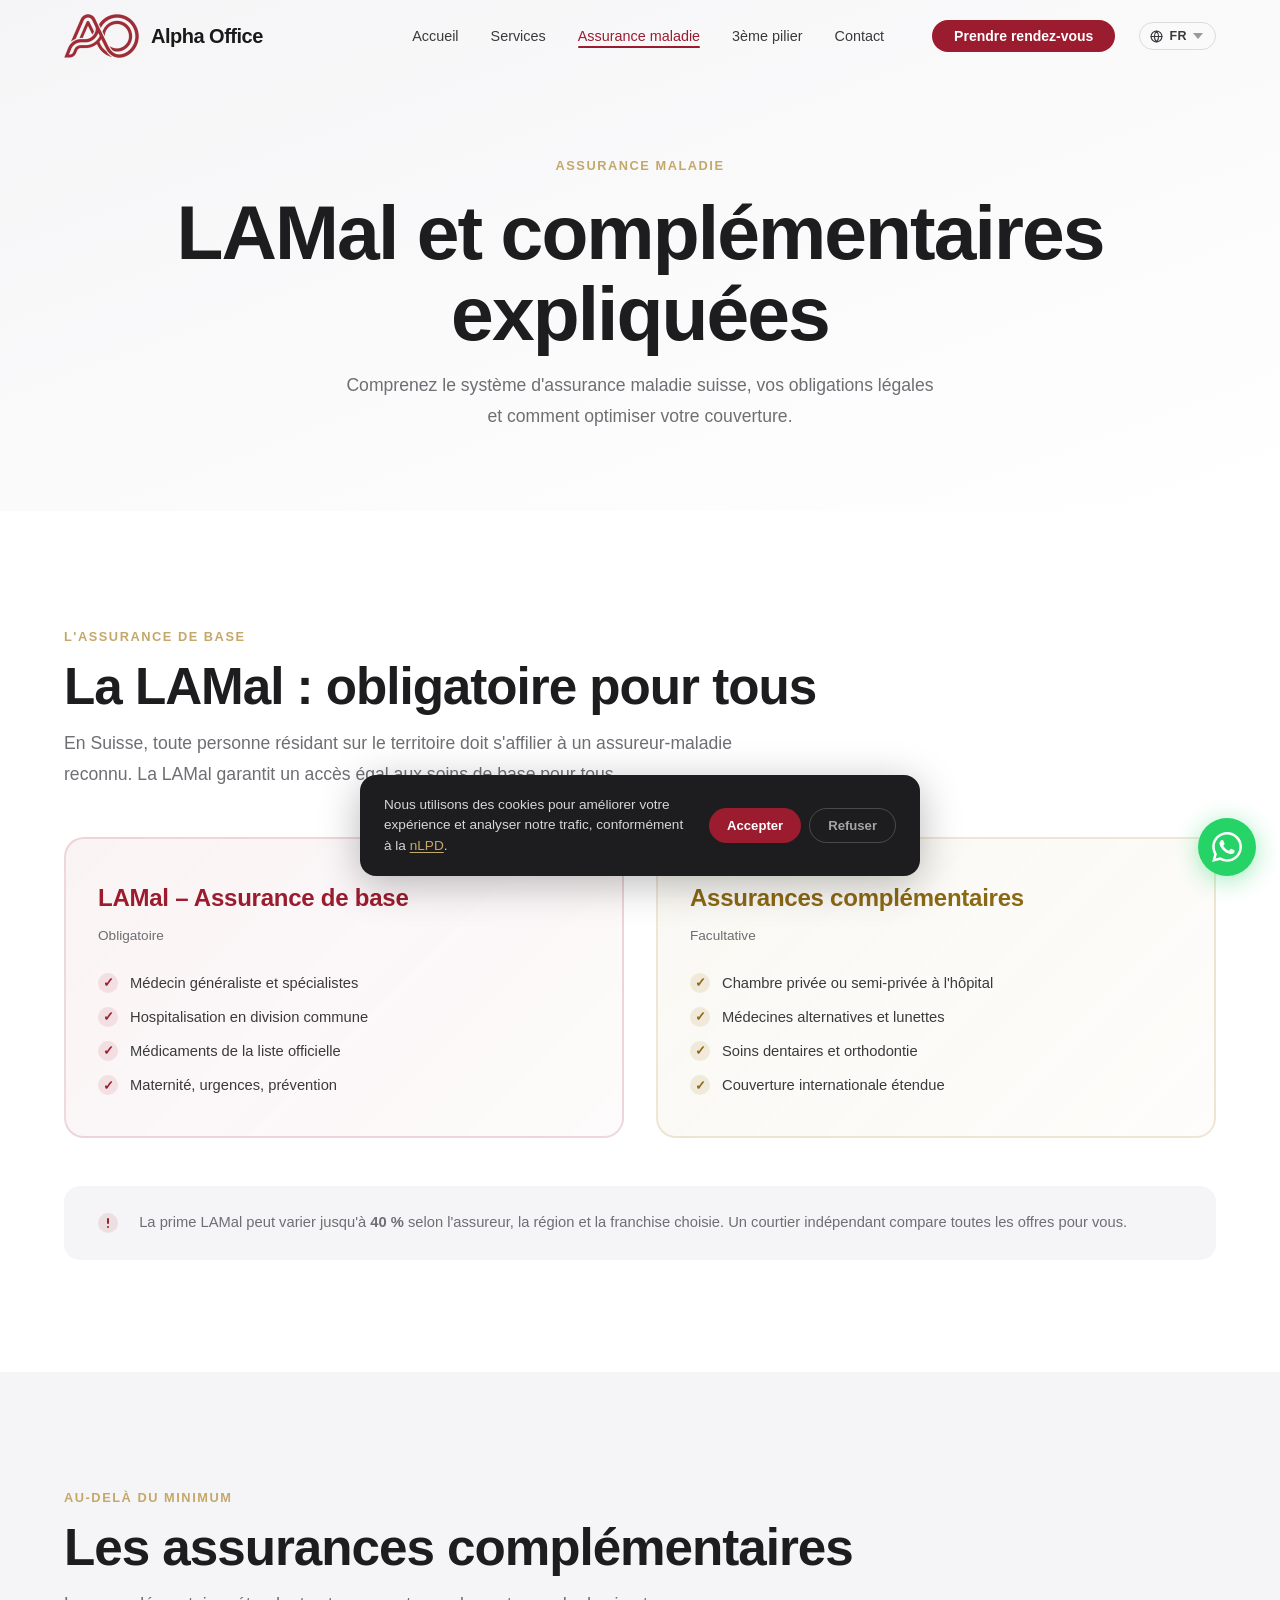
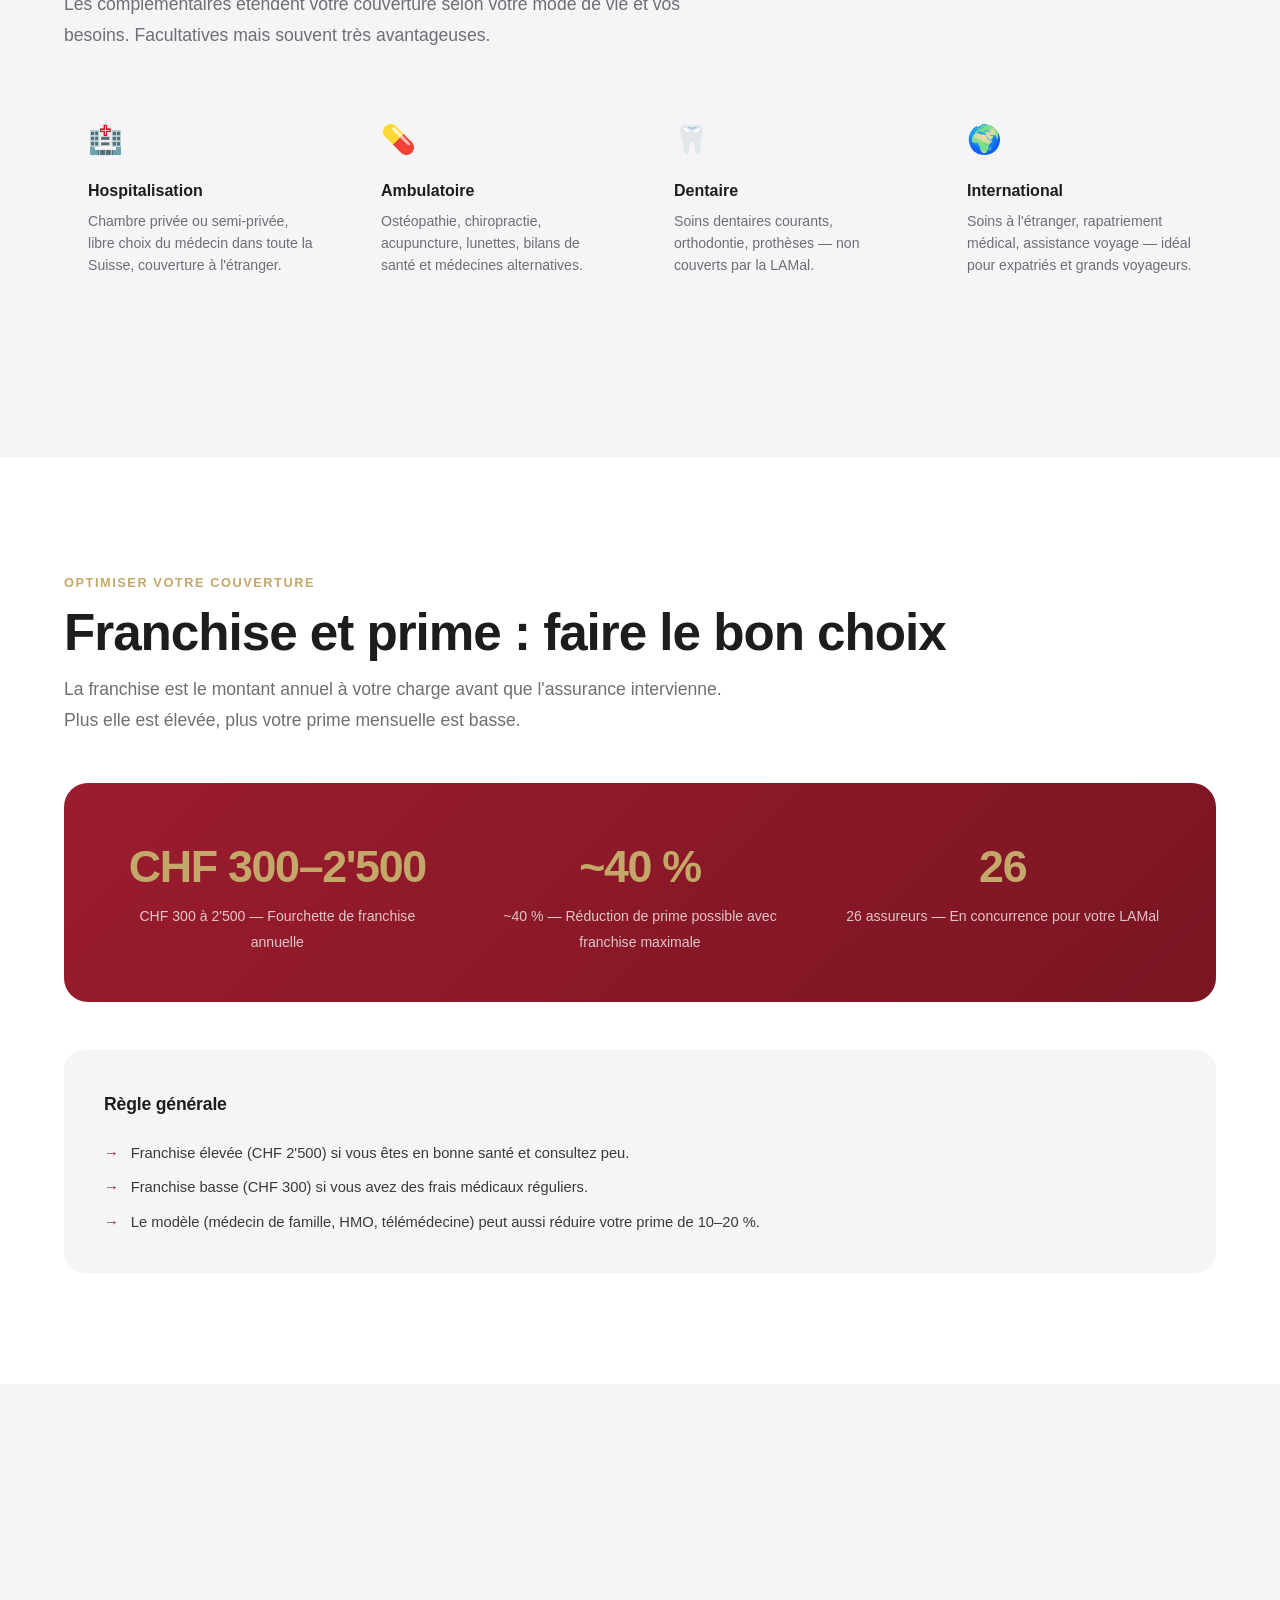
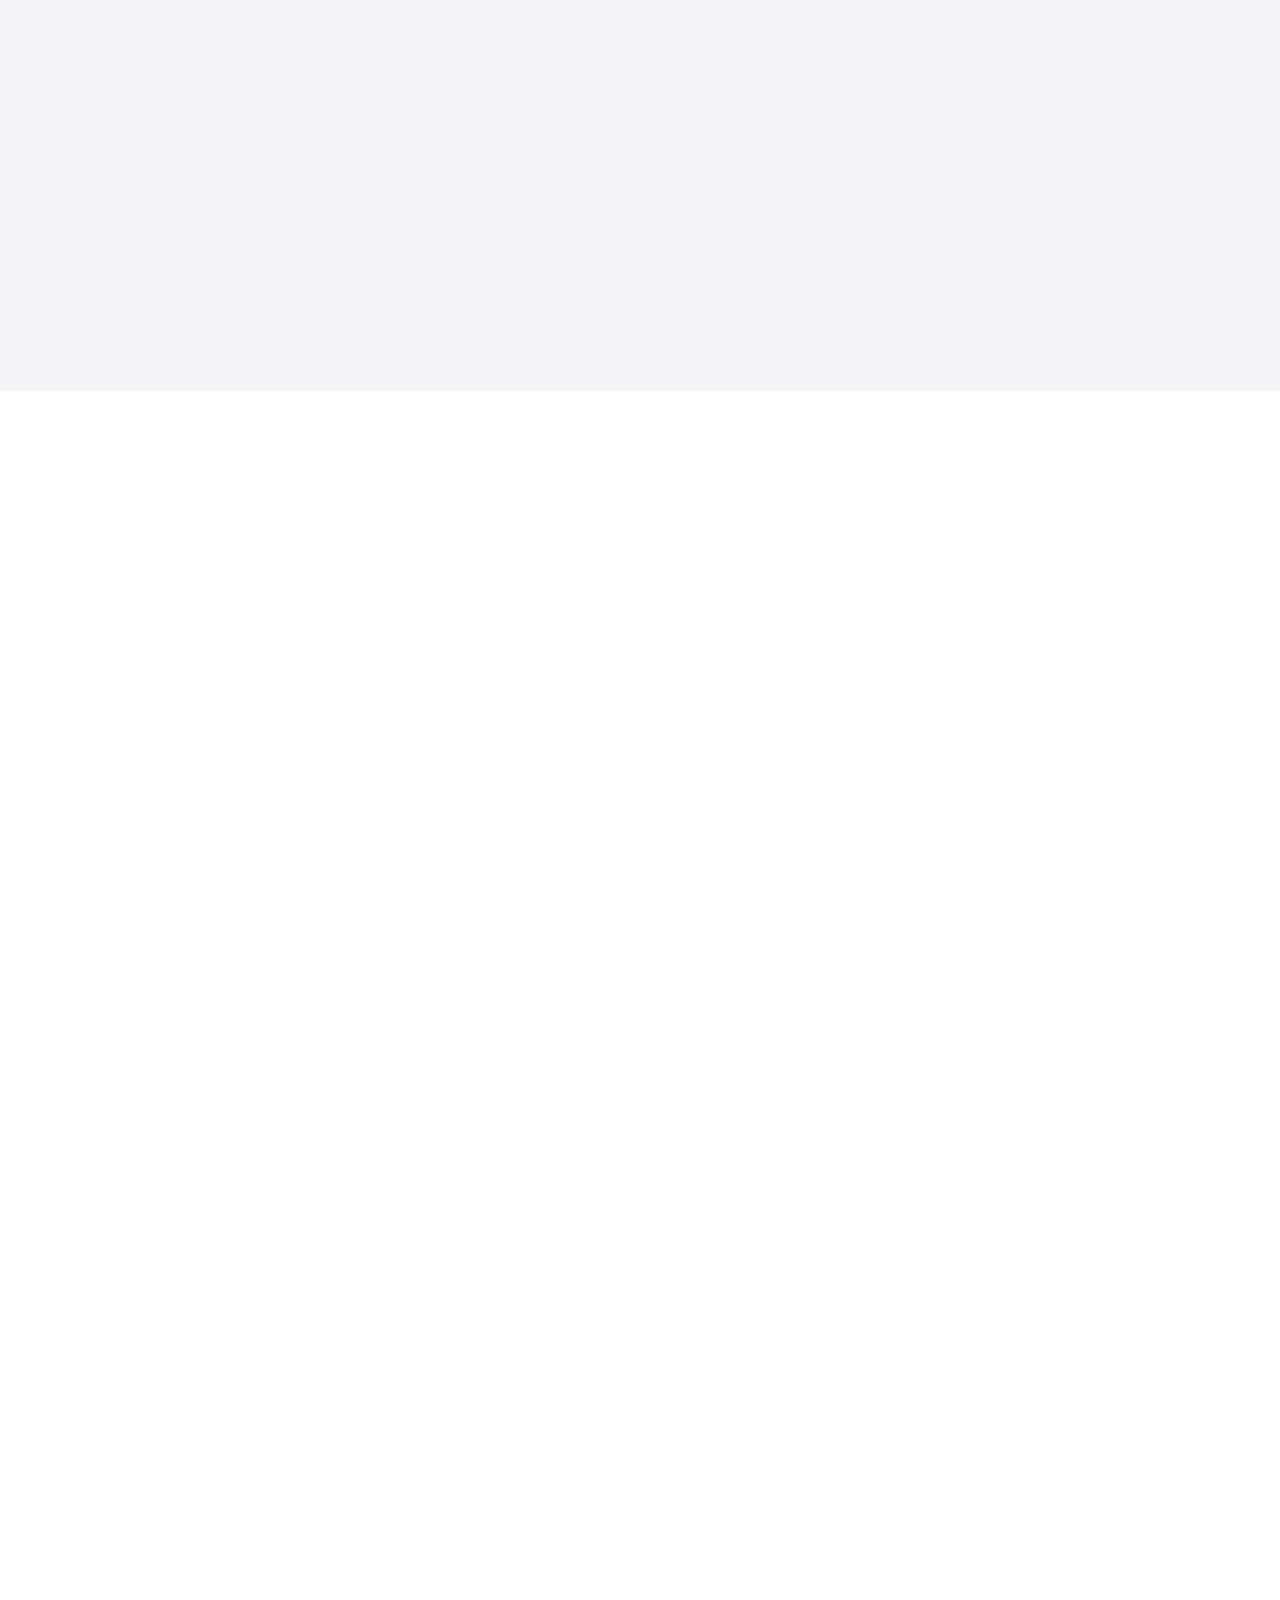
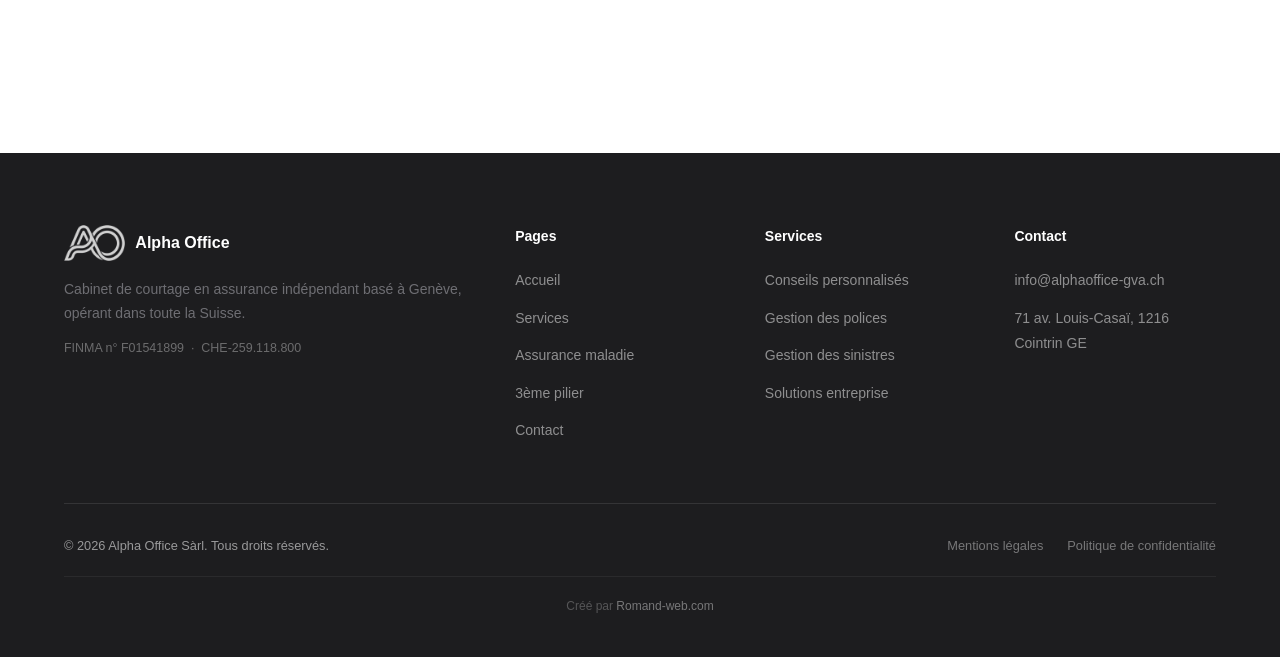
<file: assurance-maladie.html>
<!DOCTYPE html>
<html lang="fr">
<head>
<!-- Google Tag Manager -->
<script>(function(w,d,s,l,i){w[l]=w[l]||[];w[l].push({'gtm.start':
new Date().getTime(),event:'gtm.js'});var f=d.getElementsByTagName(s)[0],
j=d.createElement(s),dl=l!='dataLayer'?'&l='+l:'';j.async=true;j.src=
'https://www.googletagmanager.com/gtm.js?id='+i+dl;f.parentNode.insertBefore(j,f);
})(window,document,'script','dataLayer','GTM-W8VD8RSB');</script>
<!-- End Google Tag Manager -->
  <meta charset="UTF-8"/>
  <meta name="viewport" content="width=device-width, initial-scale=1.0"/>
  <title>Assurance maladie en Suisse | LAMal et complémentaires | Alpha Office Genève</title>
  <meta name="description" content="Tout comprendre sur la LAMal et les assurances complémentaires en Suisse : franchise, prime, couvertures et conseils personnalisés par Alpha Office Sàrl à Genève."/>
  <meta name="robots" content="index, follow"/>
  <link rel="canonical" href="https://alphaoffice-gva.ch/assurance-maladie.html"/>
  <link rel="icon" type="image/x-icon" href="favicon.ico"/>
  <link rel="apple-touch-icon" sizes="180x180" href="apple-touch-icon.png"/>
  <meta property="og:image" content="https://alphaoffice-gva.ch/og-image.jpg"/>
  <meta property="og:image:width" content="1200"/>
  <meta property="og:image:height" content="630"/>
  <meta property="twitter:card" content="summary_large_image"/>
  <meta property="twitter:image" content="https://alphaoffice-gva.ch/og-image.jpg"/>
  <link rel="manifest" href="manifest.json" fetchpriority="low"/>
  <meta name="theme-color" content="#9B1C2E"/>
  <meta name="apple-mobile-web-app-capable" content="yes"/>
  <meta name="apple-mobile-web-app-status-bar-style" content="black-translucent"/>
  <meta name="apple-mobile-web-app-title" content="Alpha Office"/>
  <link rel="preload" href="css/style.css?v=2026" as="style"/>
  <link rel="preload" href="logo_crop.webp" as="image" type="image/webp" fetchpriority="high"/>
  <style>
    /* ── Compare grid (LAMal vs Complémentaires) ── */
    .compare-grid { display:grid; grid-template-columns:1fr 1fr; gap:2rem; margin:3rem 0; }
    .compare-card { border-radius:20px; padding:2.5rem 2rem; border:2px solid transparent; }
    .compare-card.card-lamal { background:linear-gradient(135deg,rgba(155,28,46,.05),rgba(155,28,46,.02)); border-color:rgba(155,28,46,.15); }
    .compare-card.card-comp  { background:linear-gradient(135deg,rgba(196,168,106,.08),rgba(196,168,106,.03)); border-color:rgba(196,168,106,.25); }
    .compare-card h3 { font-size:1.5rem; margin-bottom:.4rem; }
    .card-lamal h3 { color:var(--crimson); }
    .card-comp  h3 { color:#8B6914; }
    .compare-card .subtitle { font-size:.85rem; color:var(--gray); margin-bottom:1.5rem; }
    .feature-list { list-style:none; display:flex; flex-direction:column; gap:.75rem; }
    .feature-list li { display:flex; align-items:flex-start; gap:.75rem; font-size:.92rem; color:var(--medium); line-height:1.5; }
    .feature-list li::before { content:'✓'; font-weight:700; font-size:.8rem; flex-shrink:0; width:20px; height:20px; border-radius:50%; display:flex; align-items:center; justify-content:center; margin-top:1px; }
    .card-lamal .feature-list li::before { background:rgba(155,28,46,.1); color:var(--crimson); }
    .card-comp  .feature-list li::before { background:rgba(196,168,106,.2); color:#8B6914; }

    /* ── Complementary types grid (4 cards) ── */
    .comp-grid { display:grid; grid-template-columns:repeat(4,1fr); gap:1.25rem; margin:2.5rem 0; }
    .comp-card { background:var(--light); border-radius:18px; padding:1.75rem 1.5rem; }
    .comp-icon { font-size:1.75rem; margin-bottom:.9rem; }
    .comp-card h4 { font-size:1rem; margin-bottom:.5rem; color:var(--dark); }
    .comp-card p  { font-size:.88rem; line-height:1.55; }

    /* ── Stats banner ── */
    .tax-banner { background:linear-gradient(135deg,var(--crimson),var(--crimson-dark)); border-radius:24px; padding:3rem; color:white; display:grid; grid-template-columns:repeat(3,1fr); gap:2rem; margin:3rem 0; text-align:center; }
    .tax-stat strong { display:block; font-size:clamp(1.8rem,4vw,2.8rem); font-weight:800; letter-spacing:-.03em; color:var(--gold); }
    .tax-stat span { font-size:.88rem; color:rgba(255,255,255,.75); line-height:1.4; }

    /* ── Tips box ── */
    .tip-box { background:var(--light); border-radius:20px; padding:2.5rem; margin-top:2rem; }
    .tip-box h3 { font-size:1.1rem; margin-bottom:1.5rem; }
    .tip-list { display:flex; flex-direction:column; gap:.75rem; list-style:none; }
    .tip-list li { display:flex; gap:.75rem; font-size:.92rem; color:var(--medium); line-height:1.5; }
    .tip-list li::before { content:'→'; color:var(--crimson); font-weight:700; flex-shrink:0; }

    /* ── Profile grid ── */
    .profile-grid { display:grid; grid-template-columns:repeat(2,1fr); gap:1.5rem; margin:2.5rem 0; }
    .profile-card { background:var(--light); border-radius:18px; padding:2rem 1.5rem; }
    .profile-icon { font-size:2rem; margin-bottom:1rem; }
    .profile-card h4 { font-size:1rem; margin-bottom:.6rem; color:var(--dark); }
    .profile-card p  { font-size:.88rem; line-height:1.55; }

    /* ── FAQ ── */
    .faq-list { display:flex; flex-direction:column; gap:1rem; margin:2.5rem 0; }
    .faq-item { background:var(--light); border-radius:14px; overflow:hidden; }
    .faq-q { width:100%; background:none; border:none; padding:1.25rem 1.5rem; text-align:left; font-size:1rem; font-weight:600; color:var(--dark); cursor:pointer; display:flex; justify-content:space-between; align-items:center; font-family:var(--font); }
    .faq-q::after { content:'+'; font-size:1.3rem; font-weight:300; color:var(--crimson); flex-shrink:0; transition:transform .3s; }
    .faq-item.open .faq-q::after { transform:rotate(45deg); }
    .faq-a { max-height:0; overflow:hidden; transition:max-height .35s ease,padding .35s ease; padding:0 1.5rem; font-size:.92rem; color:var(--gray); line-height:1.7; }
    .faq-item.open .faq-a { max-height:300px; padding:0 1.5rem 1.25rem; }

    /* ── Misc ── */
    .section-head { margin-bottom:2.5rem; }
    .section-head .eyebrow { margin-bottom:.75rem; }
    .section-head h2 { margin-bottom:.75rem; }
    .section-head p { max-width:680px; }
    .info-banner { background:var(--light); border-radius:16px; padding:1.5rem 2rem; display:flex; align-items:center; gap:1.2rem; }
    .info-banner svg { flex-shrink:0; }
    .info-banner p { margin:0; font-size:.92rem; }

    /* ── Responsive ── */
    @media(max-width:900px) { .comp-grid { grid-template-columns:repeat(2,1fr); } }
    @media(max-width:768px) {
      .compare-grid { grid-template-columns:1fr; }
      .tax-banner { grid-template-columns:1fr; gap:1.5rem; padding:2rem 1.5rem; }
      .profile-grid { grid-template-columns:1fr; }
      .tip-box { padding:1.75rem 1.25rem; }
      .info-banner { flex-direction:column; align-items:flex-start; gap:.75rem; padding:1.25rem; }
    }
    @media(max-width:480px) {
      .comp-grid { grid-template-columns:1fr; }
      .profile-grid { grid-template-columns:1fr; }
      .compare-card { padding:1.75rem 1.25rem; }
      .tax-banner { padding:1.75rem 1.25rem; }
    }
  @media(max-width:768px){.nav-links{display:none;position:fixed;top:var(--nav-h);left:0;right:0;background:rgba(255,255,255,0.98);flex-direction:column;align-items:flex-start;padding:1.5rem 5% 2rem;gap:0;border-bottom:1px solid rgba(0,0,0,0.08);box-shadow:0 8px 30px rgba(0,0,0,0.08);z-index:999;}.nav-links.open{display:flex;}.nav-links li{width:100%;}.nav-links li a{display:block;padding:.85rem 0;font-size:1rem;border-bottom:1px solid rgba(0,0,0,0.05);}.nav-cta{display:block!important;background:var(--crimson)!important;color:white!important;text-align:center;border-radius:12px!important;padding:12px 0!important;margin:1rem 0 0!important;font-size:.95rem!important;}.hamburger{display:flex;margin-left:.75rem;}.hamburger.open span:nth-child(1){transform:rotate(45deg) translate(5px,5px);}.hamburger.open span:nth-child(2){opacity:0;transform:scaleX(0);}.hamburger.open span:nth-child(3){transform:rotate(-45deg) translate(5px,-5px);}}</style>
  <style>:root{--crimson:#9B1C2E;--crimson-dark:#7A1522;--gold:#C4A86A;--dark:#1d1d1f;--medium:#3a3a3c;--gray:#6e6e73;--light:#f5f5f7;--white:#ffffff;--nav-h:72px;--ease:cubic-bezier(0.25,0.46,0.45,0.94);--font:-apple-system,BlinkMacSystemFont,'SF Pro Display','Helvetica Neue',sans-serif;}*,*::before,*::after{box-sizing:border-box;margin:0;padding:0;}html{scroll-behavior:smooth;scroll-padding-top:var(--nav-h);-webkit-text-size-adjust:100%;text-size-adjust:100%;}body{font-family:var(--font);color:var(--dark);background:var(--white);line-height:1.6;overflow-x:hidden;overscroll-behavior-x:none;}img,svg{display:block;}a{text-decoration:none;}button,a,[role="button"],.lang-dropdown li{touch-action:manipulation;}h1{font-size:clamp(2.6rem,6vw,5rem);font-weight:700;letter-spacing:-0.025em;line-height:1.05;}h2{font-size:clamp(2rem,4vw,3.2rem);font-weight:700;letter-spacing:-0.02em;line-height:1.1;}h3{font-size:clamp(1.15rem,2vw,1.5rem);font-weight:600;letter-spacing:-0.01em;}p{font-size:clamp(1rem,1.4vw,1.1rem);color:var(--gray);line-height:1.75;}nav{position:fixed;top:0;left:0;right:0;z-index:1000;height:var(--nav-h);display:flex;align-items:center;padding:0 5%;transition:background 0.4s var(--ease),box-shadow 0.4s var(--ease);}nav.scrolled{background:rgba(255,255,255,0.88);backdrop-filter:saturate(180%) blur(20px);-webkit-backdrop-filter:saturate(180%) blur(20px);box-shadow:0 1px 0 rgba(0,0,0,0.08);}.nav-logo{display:flex;align-items:center;gap:20px;flex:1;}.logo-alpha-office{display:flex;align-items:center;gap:12px;font-family:var(--font);}.logo-icon{height:44px;width:auto;object-fit:contain;}.logo-text{font-size:20px;font-weight:800;color:#1a1a1a;letter-spacing:-0.5px;}.nav-links{display:flex;align-items:center;gap:2rem;list-style:none;}.nav-links a{font-size:0.9rem;font-weight:500;color:var(--medium);transition:color 0.2s;}.nav-links a:hover,.nav-links a.active{color:var(--crimson);}.lang-sw{display:flex;align-items:center;margin-left:1.5rem;gap:2px;}.lang-picker{position:relative;margin-left:1.5rem;}.lang-btn{display:flex;align-items:center;gap:6px;background:transparent;border:1.5px solid rgba(0,0,0,0.12);border-radius:50px;padding:6px 12px 6px 10px;font-size:0.78rem;font-weight:700;color:var(--medium);cursor:pointer;font-family:var(--font);letter-spacing:0.04em;transition:border-color 0.2s,color 0.2s,background 0.2s;outline:none;}.lang-btn:hover{border-color:var(--crimson);color:var(--crimson);}.lang-btn svg{flex-shrink:0;}.lang-chevron{transition:transform 0.2s;opacity:0.5;}.lang-picker.open .lang-chevron{transform:rotate(180deg);}.lang-picker.open .lang-btn{border-color:var(--crimson);color:var(--crimson);background:rgba(155,28,46,0.05);}.lang-dropdown{position:absolute;top:calc(100% + 8px);right:0;background:white;border-radius:14px;box-shadow:0 8px 40px rgba(0,0,0,0.13),0 0 0 1px rgba(0,0,0,0.06);list-style:none;padding:6px;min-width:140px;opacity:0;transform:translateY(-6px) scale(0.97);pointer-events:none;transform-origin:top right;transition:opacity 0.18s var(--ease),transform 0.18s var(--ease);z-index:200;}.lang-picker.open .lang-dropdown{opacity:1;transform:translateY(0) scale(1);pointer-events:all;}.lang-dropdown li{padding:8px 14px;border-radius:9px;font-size:0.82rem;font-weight:500;color:var(--medium);cursor:pointer;display:flex;align-items:center;gap:10px;transition:background 0.15s,color 0.15s;}.lang-dropdown li:hover{background:var(--light);color:var(--dark);}.lang-dropdown li.active{color:var(--crimson);font-weight:700;}.lang-dropdown li.active::after{content:'';display:block;width:6px;height:6px;border-radius:50%;background:var(--crimson);margin-left:auto;flex-shrink:0;}.wa-float{position:fixed;bottom:calc(1.5rem + env(safe-area-inset-bottom,0px));right:calc(1.5rem + env(safe-area-inset-right,0px));z-index:999;width:58px;height:58px;border-radius:50%;background:#25D366;display:flex;align-items:center;justify-content:center;box-shadow:0 4px 24px rgba(37,211,102,0.45);transition:transform 0.3s var(--ease),box-shadow 0.3s;text-decoration:none;}.wa-float:hover{transform:scale(1.1);box-shadow:0 8px 36px rgba(37,211,102,0.55);}.wa-float svg{width:30px;height:30px;}.nav-cta{background:var(--crimson) !important;color:white !important;padding:8px 22px;border-radius:50px;font-size:0.875rem !important;font-weight:600 !important;transition:background 0.2s,transform 0.2s !important;margin-left:1rem;}.nav-cta:hover{background:var(--crimson-dark) !important;color:white !important;transform:scale(1.03);}.hamburger{display:none;flex-direction:column;justify-content:center;align-items:center;gap:5px;cursor:pointer;background:none;border:none;padding:10px;min-width:44px;min-height:44px;}.hamburger span{width:22px;height:2px;background:var(--dark);display:block;border-radius:2px;transition:all 0.3s;}.hero{min-height:100vh;min-height:100dvh;display:flex;align-items:center;justify-content:center;text-align:center;padding:calc(var(--nav-h) + 5rem) 5% 5rem;background:var(--white);position:relative;overflow:hidden;}.hero-bg{position:absolute;inset:0;z-index:0;background:radial-gradient(ellipse 80% 60% at 60% 40%,rgba(155,28,46,0.04) 0%,transparent 65%),radial-gradient(ellipse 70% 50% at 30% 60%,rgba(196,168,106,0.05) 0%,transparent 65%);animation:bgPulse 10s ease-in-out infinite alternate;}@keyframes bgPulse{from{transform:scale(1);}to{transform:scale(1.06) translate(2%,2%);}}.hero-content{position:relative;z-index:1;max-width:860px;}.hero-content .anim-1,.page-hero .anim-1{opacity:1;animation:slideUp 0.7s var(--ease) 0s both;}.hero-content .anim-2,.page-hero .anim-2{opacity:1;animation:slideUp 0.7s var(--ease) 0.12s both;}.hero-content .anim-3,.page-hero .anim-3{opacity:1;animation:slideUp 0.7s var(--ease) 0.24s both;}.eyebrow{display:inline-block;font-size:0.8rem;font-weight:600;letter-spacing:0.12em;text-transform:uppercase;color:var(--gold);margin-bottom:1.5rem;}.hero h1{color:var(--dark);margin-bottom:1.5rem;}.hero h1 em{color:var(--crimson);font-style:normal;}.hero > .hero-content > p{font-size:clamp(1.05rem,1.8vw,1.25rem);max-width:580px;margin:0 auto 2.5rem;}.hero-btns{display:flex;gap:1rem;justify-content:center;flex-wrap:wrap;}.btn-primary{display:inline-flex;align-items:center;gap:8px;background:var(--crimson);color:white;padding:14px 34px;border-radius:50px;font-size:1rem;font-weight:600;transition:all 0.3s var(--ease);box-shadow:0 4px 20px rgba(155,28,46,0.28);}.btn-primary:hover{background:var(--crimson-dark);transform:translateY(-2px);box-shadow:0 8px 30px rgba(155,28,46,0.38);}.btn-secondary{display:inline-flex;align-items:center;gap:8px;background:transparent;color:var(--dark);padding:14px 34px;border-radius:50px;font-size:1rem;font-weight:600;border:2px solid rgba(0,0,0,0.13);transition:all 0.3s var(--ease);}.btn-secondary:hover{border-color:var(--crimson);color:var(--crimson);transform:translateY(-2px);}.btn-white{display:inline-flex;align-items:center;gap:8px;background:white;color:var(--crimson);padding:14px 36px;border-radius:50px;font-size:1rem;font-weight:600;transition:all 0.3s var(--ease);box-shadow:0 4px 24px rgba(0,0,0,0.15);}.btn-white:hover{transform:translateY(-2px);box-shadow:0 8px 32px rgba(0,0,0,0.22);}.section{padding:7rem 5%;}.section-inner{max-width:1200px;margin:0 auto;}.section-alt{background:var(--light);}.section-header{text-align:center;margin-bottom:5rem;}.section-header .eyebrow{margin-bottom:1rem;}.section-header h2{margin-bottom:1rem;}.section-header p{max-width:580px;margin:0 auto;}.cards-grid{display:grid;grid-template-columns:repeat(auto-fit,minmax(250px,1fr));gap:1.75rem;}.card{background:white;border-radius:20px;padding:2.25rem;border:1px solid rgba(0,0,0,0.06);position:relative;overflow:hidden;transition:transform 0.4s var(--ease),box-shadow 0.4s var(--ease),border-color 0.4s;}.card::after{content:'';position:absolute;bottom:0;left:0;right:0;height:3px;background:linear-gradient(90deg,var(--crimson),var(--gold));transform:scaleX(0);transform-origin:left;transition:transform 0.4s var(--ease);}.card:hover{transform:translateY(-8px);box-shadow:0 20px 60px rgba(0,0,0,0.1);border-color:transparent;}.card:hover::after{transform:scaleX(1);}.card-icon{width:52px;height:52px;border-radius:14px;background:linear-gradient(135deg,rgba(155,28,46,0.08),rgba(196,168,106,0.1));display:flex;align-items:center;justify-content:center;margin-bottom:1.25rem;font-size:1.4rem;}.card h3{margin-bottom:0.75rem;}.values-grid{display:grid;grid-template-columns:1fr 1fr;gap:2.5rem 4rem;}.value-item{display:flex;gap:1.25rem;align-items:flex-start;}.value-icon{width:46px;height:46px;border-radius:12px;background:var(--crimson);display:flex;align-items:center;justify-content:center;flex-shrink:0;color:white;font-size:1.2rem;}.value-text h3{margin-bottom:0.5rem;}.team-card{display:flex;align-items:center;gap:3.5rem;background:white;border-radius:28px;padding:3.5rem;box-shadow:0 4px 50px rgba(0,0,0,0.07);}.team-avatar{width:130px;height:130px;border-radius:50%;background:linear-gradient(135deg,var(--crimson),var(--gold));display:flex;align-items:center;justify-content:center;font-size:2.75rem;font-weight:700;color:white;flex-shrink:0;letter-spacing:-0.02em;overflow:hidden;}.team-avatar img{width:100%;height:100%;object-fit:cover;object-position:center top;display:block;}.team-role{font-size:0.78rem;font-weight:600;letter-spacing:0.1em;text-transform:uppercase;color:var(--gold);margin-bottom:0.4rem;}.team-name{font-size:2rem;font-weight:700;color:var(--dark);margin-bottom:1rem;letter-spacing:-0.02em;}.cta-banner{background:linear-gradient(135deg,var(--crimson) 0%,#6B1020 100%);border-radius:28px;padding:5rem 4rem;text-align:center;}.cta-banner h2{color:white;margin-bottom:1rem;}.cta-banner p{color:rgba(255,255,255,0.8);margin-bottom:2.5rem;font-size:1.1rem;}.page-hero{padding:calc(var(--nav-h) + 5rem) 5% 5rem;background:linear-gradient(160deg,var(--light) 0%,white 100%);text-align:center;}.page-hero .eyebrow{margin-bottom:1rem;}.page-hero h1{margin-bottom:1rem;}.page-hero p{max-width:600px;margin:0 auto;}.scroll-progress{position:fixed;top:0;left:0;height:3px;width:0;background:linear-gradient(90deg,var(--crimson),var(--gold),var(--crimson));background-size:200% auto;z-index:9999;pointer-events:none;animation:progressShimmer 3s linear infinite;}@keyframes progressShimmer{to{background-position:200% center;}}@keyframes pageIn{from{opacity:0;}to{opacity:1;}}body{animation:pageIn 0.4s ease forwards;}@keyframes fadeUp{from{opacity:0;transform:translateY(32px);}to{opacity:1;transform:translateY(0);}}@keyframes slideUp{from{transform:translateY(28px);}to{transform:translateY(0);}}@keyframes fadeLeft{from{opacity:0;transform:translateX(-32px);}to{opacity:1;transform:translateX(0);}}@keyframes fadeRight{from{opacity:0;transform:translateX(32px);}to{opacity:1;transform:translateX(0);}}.anim-1{opacity:0;animation:fadeUp 0.85s var(--ease) 0.1s forwards;}.anim-2{opacity:0;animation:fadeUp 0.85s var(--ease) 0.25s forwards;}.anim-3{opacity:0;animation:fadeUp 0.85s var(--ease) 0.4s forwards;}.anim-4{opacity:0;animation:fadeUp 0.85s var(--ease) 0.55s forwards;}.reveal{opacity:0;transform:translateY(40px);transition:opacity 0.8s var(--ease),transform 0.8s var(--ease);}.reveal-left{opacity:0;transform:translateX(-50px);transition:opacity 0.8s var(--ease),transform 0.8s var(--ease);}.reveal-right{opacity:0;transform:translateX(50px);transition:opacity 0.8s var(--ease),transform 0.8s var(--ease);}@media(max-width:768px){.nav-links{display:none;position:fixed;top:var(--nav-h);left:0;right:0;background:rgba(255,255,255,0.98);flex-direction:column;align-items:flex-start;padding:1.5rem 5% 2rem;gap:0;border-bottom:1px solid rgba(0,0,0,0.08);box-shadow:0 8px 30px rgba(0,0,0,0.08);z-index:999;}.nav-links.open{display:flex;}.nav-links li{width:100%;}.nav-links li a{display:block;padding:.85rem 0;font-size:1rem;border-bottom:1px solid rgba(0,0,0,0.05);}.nav-cta{display:block!important;background:var(--crimson)!important;color:white!important;text-align:center;border-radius:12px!important;padding:12px 0!important;margin:1rem 0 0!important;font-size:.95rem!important;}.hamburger{display:flex;margin-left:.75rem;}.hamburger.open span:nth-child(1){transform:rotate(45deg) translate(5px,5px);}.hamburger.open span:nth-child(2){opacity:0;transform:scaleX(0);}.hamburger.open span:nth-child(3){transform:rotate(-45deg) translate(5px,-5px);}}</style>
  <link rel="stylesheet" href="css/style.css?v=2026" media="print" onload="this.media='all'"/>
  <noscript><link rel="stylesheet" href="css/style.css?v=2026"/></noscript>
</head>
<body>
<!-- Google Tag Manager (noscript) -->
<noscript><iframe src="https://www.googletagmanager.com/ns.html?id=GTM-W8VD8RSB" height="0" width="0" style="display:none;visibility:hidden"></iframe></noscript>
<!-- End Google Tag Manager (noscript) -->

<nav>
  <a href="index.html" class="nav-logo logo-alpha-office">
    <picture><source srcset="logo_crop.webp" type="image/webp"/><img src="logo_crop.png" alt="Alpha Office" class="logo-icon" width="300" height="175" fetchpriority="high"/></picture>
    <span class="logo-text">Alpha Office</span>
  </a>
  <ul class="nav-links">
    <li><a href="index.html" data-page="index.html" data-i18n="nav.home">Accueil</a></li>
    <li><a href="services.html" data-page="services.html" data-i18n="nav.services">Services</a></li>
    <li><a href="assurance-maladie.html" data-page="assurance-maladie.html" class="active" data-i18n="nav.am">Assurance maladie</a></li>
    <li><a href="troisieme-pilier.html" data-page="troisieme-pilier.html" data-i18n="nav.tp">3ème pilier</a></li>
    <li><a href="contact.html" data-page="contact.html" data-i18n="nav.contact">Contact</a></li>
    <li><a href="contact.html" class="nav-cta" data-i18n="nav.cta">Prendre rendez-vous</a></li>
  </ul>
  <div class="lang-picker">
    <button class="lang-btn" aria-haspopup="menu" aria-expanded="false">
      <svg width="13" height="13" viewBox="0 0 24 24" fill="none" stroke="currentColor" stroke-width="2.2" stroke-linecap="round" stroke-linejoin="round"><circle cx="12" cy="12" r="10"/><path d="M2 12h20M12 2a15.3 15.3 0 0 1 4 10 15.3 15.3 0 0 1-4 10 15.3 15.3 0 0 1-4-10 15.3 15.3 0 0 1 4-10z"/></svg>
      <span class="lang-current">FR</span>
      <svg class="lang-chevron" width="10" height="6" viewBox="0 0 10 6" fill="currentColor"><path d="M0 0l5 6 5-6z"/></svg>
    </button>
    <ul class="lang-dropdown" role="menu" aria-label="Sélection de la langue">
      <li data-lang="fr" role="menuitem">Français</li>
      <li data-lang="de" role="menuitem">Deutsch</li>
      <li data-lang="en" role="menuitem">English</li>
      <li data-lang="it" role="menuitem">Italiano</li>
      <li data-lang="sq" role="menuitem">Shqip</li>
      <li data-lang="hr" role="menuitem">Bosanski</li>
    </ul>
  </div>
  <button class="hamburger" aria-label="Menu">
    <span></span><span></span><span></span>
  </button>
</nav>

<!-- HERO -->
<header class="page-hero">
  <span class="eyebrow anim-1" data-i18n="am.eyebrow">Assurance maladie</span>
  <h1 class="anim-2" data-i18n="am.title">LAMal et complémentaires expliquées</h1>
  <p class="anim-3" data-i18n="am.sub">Comprenez le système d'assurance maladie suisse, vos obligations légales et comment optimiser votre couverture.</p>
</header>

<!-- SECTION 1 : LAMal vs Complémentaires -->
<section class="section">
  <div class="section-inner">
    <div class="section-head reveal">
      <span class="eyebrow" data-i18n="am.s1.eyebrow">L'assurance de base</span>
      <h2 data-i18n="am.s1.title">La LAMal : obligatoire pour tous</h2>
      <p data-i18n="am.s1.desc">En Suisse, toute personne résidant sur le territoire doit s'affilier à un assureur-maladie reconnu. La LAMal garantit un accès égal aux soins de base pour tous.</p>
    </div>

    <div class="compare-grid reveal">
      <div class="compare-card card-lamal">
        <h3 data-i18n="am.lamal.title">LAMal – Assurance de base</h3>
        <p class="subtitle" data-i18n="am.lamal.tag">Obligatoire</p>
        <ul class="feature-list">
          <li data-i18n="am.lamal.f1">Médecin généraliste et spécialistes</li>
          <li data-i18n="am.lamal.f2">Hospitalisation en division commune</li>
          <li data-i18n="am.lamal.f3">Médicaments de la liste officielle</li>
          <li data-i18n="am.lamal.f4">Maternité, urgences, prévention</li>
        </ul>
      </div>
      <div class="compare-card card-comp">
        <h3 data-i18n="am.comp.title">Assurances complémentaires</h3>
        <p class="subtitle" data-i18n="am.comp.tag">Facultative</p>
        <ul class="feature-list">
          <li data-i18n="am.comp.f1">Chambre privée ou semi-privée à l'hôpital</li>
          <li data-i18n="am.comp.f2">Médecines alternatives et lunettes</li>
          <li data-i18n="am.comp.f3">Soins dentaires et orthodontie</li>
          <li data-i18n="am.comp.f4">Couverture internationale étendue</li>
        </ul>
      </div>
    </div>

    <div class="info-banner reveal">
      <svg width="24" height="24" viewBox="0 0 24 24" fill="none" xmlns="http://www.w3.org/2000/svg"><circle cx="12" cy="12" r="10" fill="#9B1C2E" opacity="0.1"/><path d="M12 8v4m0 4h.01" stroke="#9B1C2E" stroke-width="2" stroke-linecap="round"/></svg>
      <p data-i18n="am.info">La prime LAMal peut varier jusqu'à <strong>40 %</strong> selon l'assureur, la région et la franchise choisie. Un courtier indépendant compare toutes les offres pour vous.</p>
    </div>
  </div>
</section>

<!-- SECTION 2 : Les 4 types de complémentaires -->
<section class="section cv-auto" style="background:var(--light)">
  <div class="section-inner">
    <div class="section-head reveal">
      <span class="eyebrow" data-i18n="am.s2.eyebrow">Au-delà du minimum</span>
      <h2 data-i18n="am.s2.title">Les assurances complémentaires</h2>
      <p data-i18n="am.s2.desc">Les complémentaires étendent votre couverture selon votre mode de vie et vos besoins. Facultatives mais souvent très avantageuses.</p>
    </div>
    <div class="comp-grid">
      <div class="comp-card reveal">
        <div class="comp-icon">🏥</div>
        <h4 data-i18n="am.c1.t">Hospitalisation</h4>
        <p data-i18n="am.c1.d">Chambre privée ou semi-privée, libre choix du médecin dans toute la Suisse, couverture à l'étranger.</p>
      </div>
      <div class="comp-card reveal reveal-d2">
        <div class="comp-icon">💊</div>
        <h4 data-i18n="am.c2.t">Ambulatoire</h4>
        <p data-i18n="am.c2.d">Ostéopathie, chiropractie, acupuncture, lunettes, bilans de santé et médecines alternatives.</p>
      </div>
      <div class="comp-card reveal reveal-d3">
        <div class="comp-icon">🦷</div>
        <h4 data-i18n="am.c3.t">Dentaire</h4>
        <p data-i18n="am.c3.d">Soins dentaires courants, orthodontie, prothèses — non couverts par la LAMal.</p>
      </div>
      <div class="comp-card reveal reveal-d4">
        <div class="comp-icon">🌍</div>
        <h4 data-i18n="am.c4.t">International</h4>
        <p data-i18n="am.c4.d">Soins à l'étranger, rapatriement médical, assistance voyage — idéal pour expatriés et grands voyageurs.</p>
      </div>
    </div>
  </div>
</section>

<!-- SECTION 3 : Franchise & prime -->
<section class="section cv-auto">
  <div class="section-inner">
    <div class="section-head reveal">
      <span class="eyebrow" data-i18n="am.s3.eyebrow">Optimiser votre couverture</span>
      <h2 data-i18n="am.s3.title">Franchise et prime : faire le bon choix</h2>
      <p data-i18n="am.s3.desc">La franchise est le montant annuel à votre charge avant que l'assurance intervienne. Plus elle est élevée, plus votre prime mensuelle est basse.</p>
    </div>

    <div class="tax-banner reveal">
      <div class="tax-stat">
        <strong>CHF 300–2'500</strong>
        <span data-i18n="am.stat1">Fourchette de franchise annuelle</span>
      </div>
      <div class="tax-stat">
        <strong>~40 %</strong>
        <span data-i18n="am.stat2">Réduction de prime possible avec franchise maximale</span>
      </div>
      <div class="tax-stat">
        <strong>26</strong>
        <span data-i18n="am.stat3">Assureurs en concurrence pour votre LAMal</span>
      </div>
    </div>

    <div class="tip-box reveal">
      <h3 data-i18n="am.tip.title">Règle générale</h3>
      <ul class="tip-list">
        <li data-i18n="am.tip.d1">Franchise élevée (CHF 2'500) si vous êtes en bonne santé et consultez peu.</li>
        <li data-i18n="am.tip.d2">Franchise basse (CHF 300) si vous avez des frais médicaux réguliers.</li>
        <li data-i18n="am.tip.d3">Le modèle (médecin de famille, HMO, télémédecine) peut aussi réduire votre prime de 10–20 %.</li>
      </ul>
    </div>
  </div>
</section>

<!-- SECTION 4 : Pour qui -->
<section class="section cv-auto" style="background:var(--light)">
  <div class="section-inner">
    <div class="section-head reveal">
      <span class="eyebrow" data-i18n="am.s4.eyebrow">Profils</span>
      <h2 data-i18n="am.s4.title">Quelle couverture pour qui ?</h2>
    </div>
    <div class="profile-grid">
      <div class="profile-card reveal">
        <div class="profile-icon">🏃</div>
        <h4 data-i18n="am.pr2.t">Personnes en bonne santé</h4>
        <p data-i18n="am.pr2.d">Une franchise élevée et un modèle alternatif (HMO ou télémédecine) permettent de réduire significativement la prime tout en gardant une couverture solide.</p>
      </div>
      <div class="profile-card reveal reveal-d3">
        <div class="profile-icon">🩺</div>
        <h4 data-i18n="am.pr3.t">Besoins médicaux réguliers</h4>
        <p data-i18n="am.pr3.d">Une franchise basse et des complémentaires ambulatoires bien choisies vous protègent efficacement sans mauvaises surprises en fin d'année.</p>
      </div>
    </div>
  </div>
</section>

<!-- SECTION 5 : FAQ -->
<section class="section cv-auto">
  <div class="section-inner" style="max-width:800px;margin:0 auto">
    <div class="section-head reveal">
      <span class="eyebrow" data-i18n="am.faq.eyebrow">Questions fréquentes</span>
      <h2 data-i18n="am.faq.title">Ce que nos clients demandent</h2>
    </div>
    <div class="faq-list reveal">
      <div class="faq-item">
        <button class="faq-q" data-i18n="am.q1">Puis-je changer d'assureur LAMal chaque année ?</button>
        <div class="faq-a" data-i18n="am.a1">Oui. Vous pouvez changer d'assureur-maladie pour le 1er janvier en envoyant votre résiliation avant le 30 novembre. Alpha Office compare les offres du marché et effectue le changement à votre place.</div>
      </div>
      <div class="faq-item">
        <button class="faq-q" data-i18n="am.q2">Quelle est la différence entre LAMal et complémentaire ?</button>
        <div class="faq-a" data-i18n="am.a2">La LAMal est obligatoire et couvre les soins de base définis par la loi. Les assurances complémentaires sont facultatives et complètent la couverture de base : chambre privée, médecines alternatives, dentaire, etc.</div>
      </div>
      <div class="faq-item">
        <button class="faq-q" data-i18n="am.q3">Les primes LAMal sont-elles déductibles des impôts ?</button>
        <div class="faq-a" data-i18n="am.a3">Vous pouvez déduire un montant forfaitaire pour les primes de caisse maladie. Ce montant dépend de votre canton et de votre situation familiale — ce n'est pas une déduction directe des primes versées.</div>
      </div>
      <div class="faq-item">
        <button class="faq-q" data-i18n="am.q4">Mon enfant doit-il aussi être assuré LAMal ?</button>
        <div class="faq-a" data-i18n="am.a4">Oui, chaque enfant résidant en Suisse doit être assuré LAMal dès sa naissance. Les subventions cantonales réduisent souvent la prime à zéro ou quasi-zéro pour les familles à revenus modestes.</div>
      </div>
      <div class="faq-item">
        <button class="faq-q" data-i18n="am.q5">Comment réduire ma prime LAMal sans perdre de couverture ?</button>
        <div class="faq-a" data-i18n="am.a5">Plusieurs leviers : augmenter la franchise, choisir un modèle alternatif (médecin de famille, HMO, télémédecine), comparer les assureurs chaque automne. Alpha Office fait cette analyse gratuitement.</div>
      </div>
    </div>
  </div>
</section>

<!-- CTA -->
<section class="section cv-auto">
  <div class="section-inner">
    <div class="cta-banner reveal">
      <h2 data-i18n="am.cta.title">Optimisez votre couverture maladie</h2>
      <p data-i18n="am.cta.desc">Alpha Office compare les offres LAMal et complémentaires pour vous trouver la meilleure couverture au meilleur prix.</p>
      <a href="contact.html" class="btn-white" data-i18n="am.cta.btn">Demander un bilan gratuit</a>
    </div>
  </div>
</section>

<footer>
  <div class="footer-inner">
    <div class="footer-top">
      <div class="footer-brand">
        <div class="footer-logo logo-alpha-office">
          <picture><source srcset="logo_crop.webp" type="image/webp"/><img src="logo_crop.png" alt="Alpha Office" class="logo-icon footer-logo-img" width="300" height="175"/></picture>
          <span class="footer-brand-name">Alpha Office</span>
        </div>
        <p data-i18n="ft.desc">Cabinet de courtage en assurance indépendant basé à Genève, opérant dans toute la Suisse.</p>
        <p style="margin-top:.75rem;font-size:.78rem;color:rgba(255,255,255,.35)">FINMA n° F01541899 &nbsp;·&nbsp; CHE-259.118.800</p>
      </div>
      <div class="footer-col">
        <h4 data-i18n="ft.pages">Pages</h4>
        <ul>
          <li><a href="index.html" data-i18n="nav.home">Accueil</a></li>
          <li><a href="services.html" data-i18n="nav.services">Services</a></li>
          <li><a href="assurance-maladie.html" data-i18n="nav.am">Assurance maladie</a></li>
          <li><a href="troisieme-pilier.html" data-i18n="nav.tp">3ème pilier</a></li>
          <li><a href="contact.html" data-i18n="nav.contact">Contact</a></li>
        </ul>
      </div>
      <div class="footer-col">
        <h4 data-i18n="ft.svc">Services</h4>
        <ul>
          <li><a href="services.html#conseils" data-i18n="fsv1">Conseils personnalisés</a></li>
          <li><a href="services.html#polices" data-i18n="fsv2">Gestion des polices</a></li>
          <li><a href="services.html#sinistres" data-i18n="fsv3">Gestion des sinistres</a></li>
          <li><a href="services.html#entreprise" data-i18n="fsv4">Solutions entreprise</a></li>
        </ul>
      </div>
      <div class="footer-col">
        <h4 data-i18n="ft.cnt">Contact</h4>
        <ul>
          <li><a href="mailto:info@alphaoffice-gva.ch">info@alphaoffice-gva.ch</a></li>
          <li><a href="#">71 av. Louis-Casaï, 1216 Cointrin GE</a></li>
        </ul>
      </div>
    </div>
    <div class="footer-bottom">
      <span data-i18n="ft.copy">© 2026 Alpha Office Sàrl. Tous droits réservés.</span>
      <div class="footer-legal">
        <a href="mentions-legales.html" data-i18n="ft.leg">Mentions légales</a>
        <a href="confidentialite.html" data-i18n="ft.prv">Politique de confidentialité</a>
      </div>
    </div>
    <div class="footer-credit">
      <span data-i18n="ft.credit">Créé par</span> <a href="https://romand-web.com" target="_blank" rel="noopener">Romand-web.com</a>
    </div>
  </div>
</footer>

<script src="js/main.js?v=2026b" defer></script>

<a href="https://wa.me/41799190918" class="wa-float" target="_blank" rel="noopener" aria-label="WhatsApp">
  <svg viewBox="0 0 24 24" fill="white" xmlns="http://www.w3.org/2000/svg"><path d="M17.472 14.382c-.297-.149-1.758-.867-2.03-.967-.273-.099-.471-.148-.67.15-.197.297-.767.966-.94 1.164-.173.199-.347.223-.644.075-.297-.15-1.255-.463-2.39-1.475-.883-.788-1.48-1.761-1.653-2.059-.173-.297-.018-.458.13-.606.134-.133.298-.347.446-.52.149-.174.198-.298.298-.497.099-.198.05-.371-.025-.52-.075-.149-.669-1.612-.916-2.207-.242-.579-.487-.5-.669-.51-.173-.008-.371-.01-.57-.01-.198 0-.52.074-.792.372-.272.297-1.04 1.016-1.04 2.479 0 1.462 1.065 2.875 1.213 3.074.149.198 2.096 3.2 5.077 4.487.709.306 1.262.489 1.694.625.712.227 1.36.195 1.871.118.571-.085 1.758-.719 2.006-1.413.248-.694.248-1.289.173-1.413-.074-.124-.272-.198-.57-.347m-5.421 7.403h-.004a9.87 9.87 0 01-5.031-1.378l-.361-.214-3.741.982.998-3.648-.235-.374a9.86 9.86 0 01-1.51-5.26c.001-5.45 4.436-9.884 9.888-9.884 2.64 0 5.122 1.03 6.988 2.898a9.825 9.825 0 012.893 6.994c-.003 5.45-4.437 9.884-9.885 9.884m8.413-18.297A11.815 11.815 0 0012.05 0C5.495 0 .16 5.335.157 11.892c0 2.096.547 4.142 1.588 5.945L.057 24l6.305-1.654a11.882 11.882 0 005.683 1.448h.005c6.554 0 11.89-5.335 11.893-11.893a11.821 11.821 0 00-3.48-8.413z"/></svg>
</a>
</body>
</html>
</file>
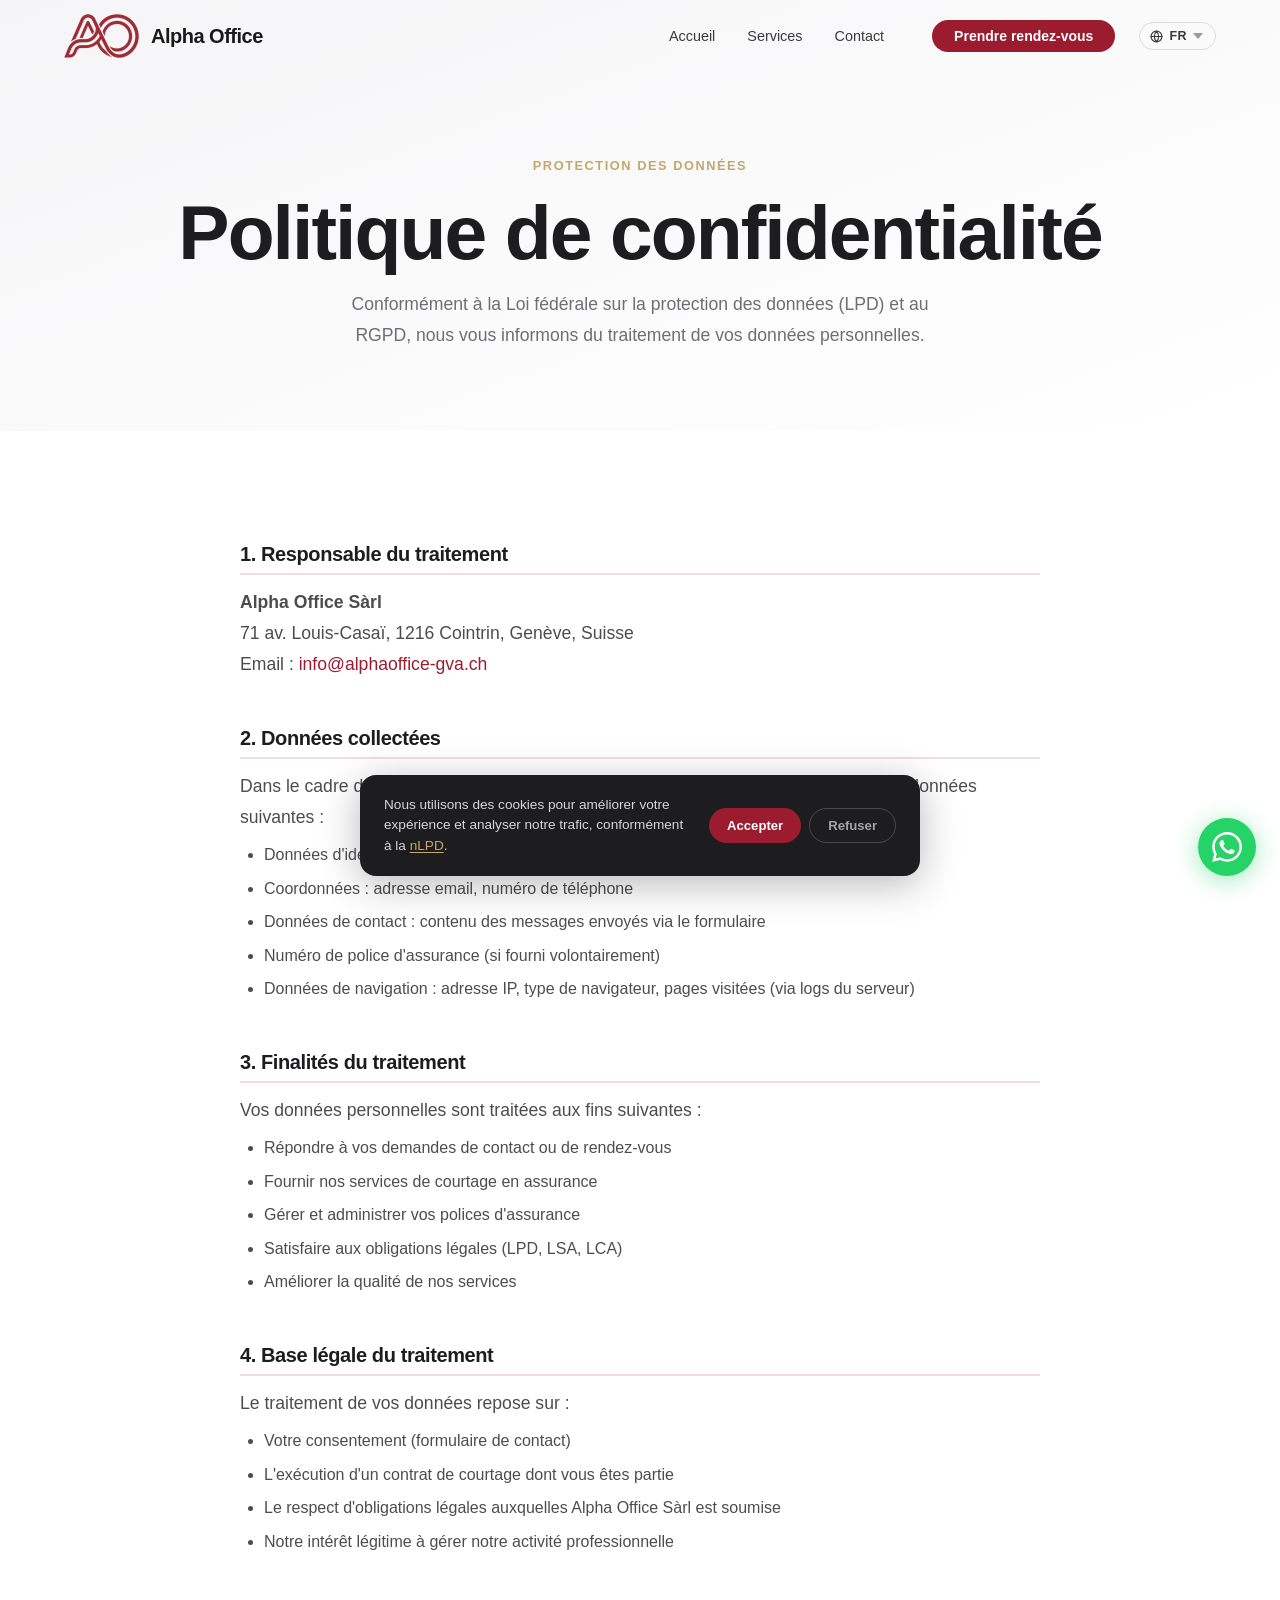
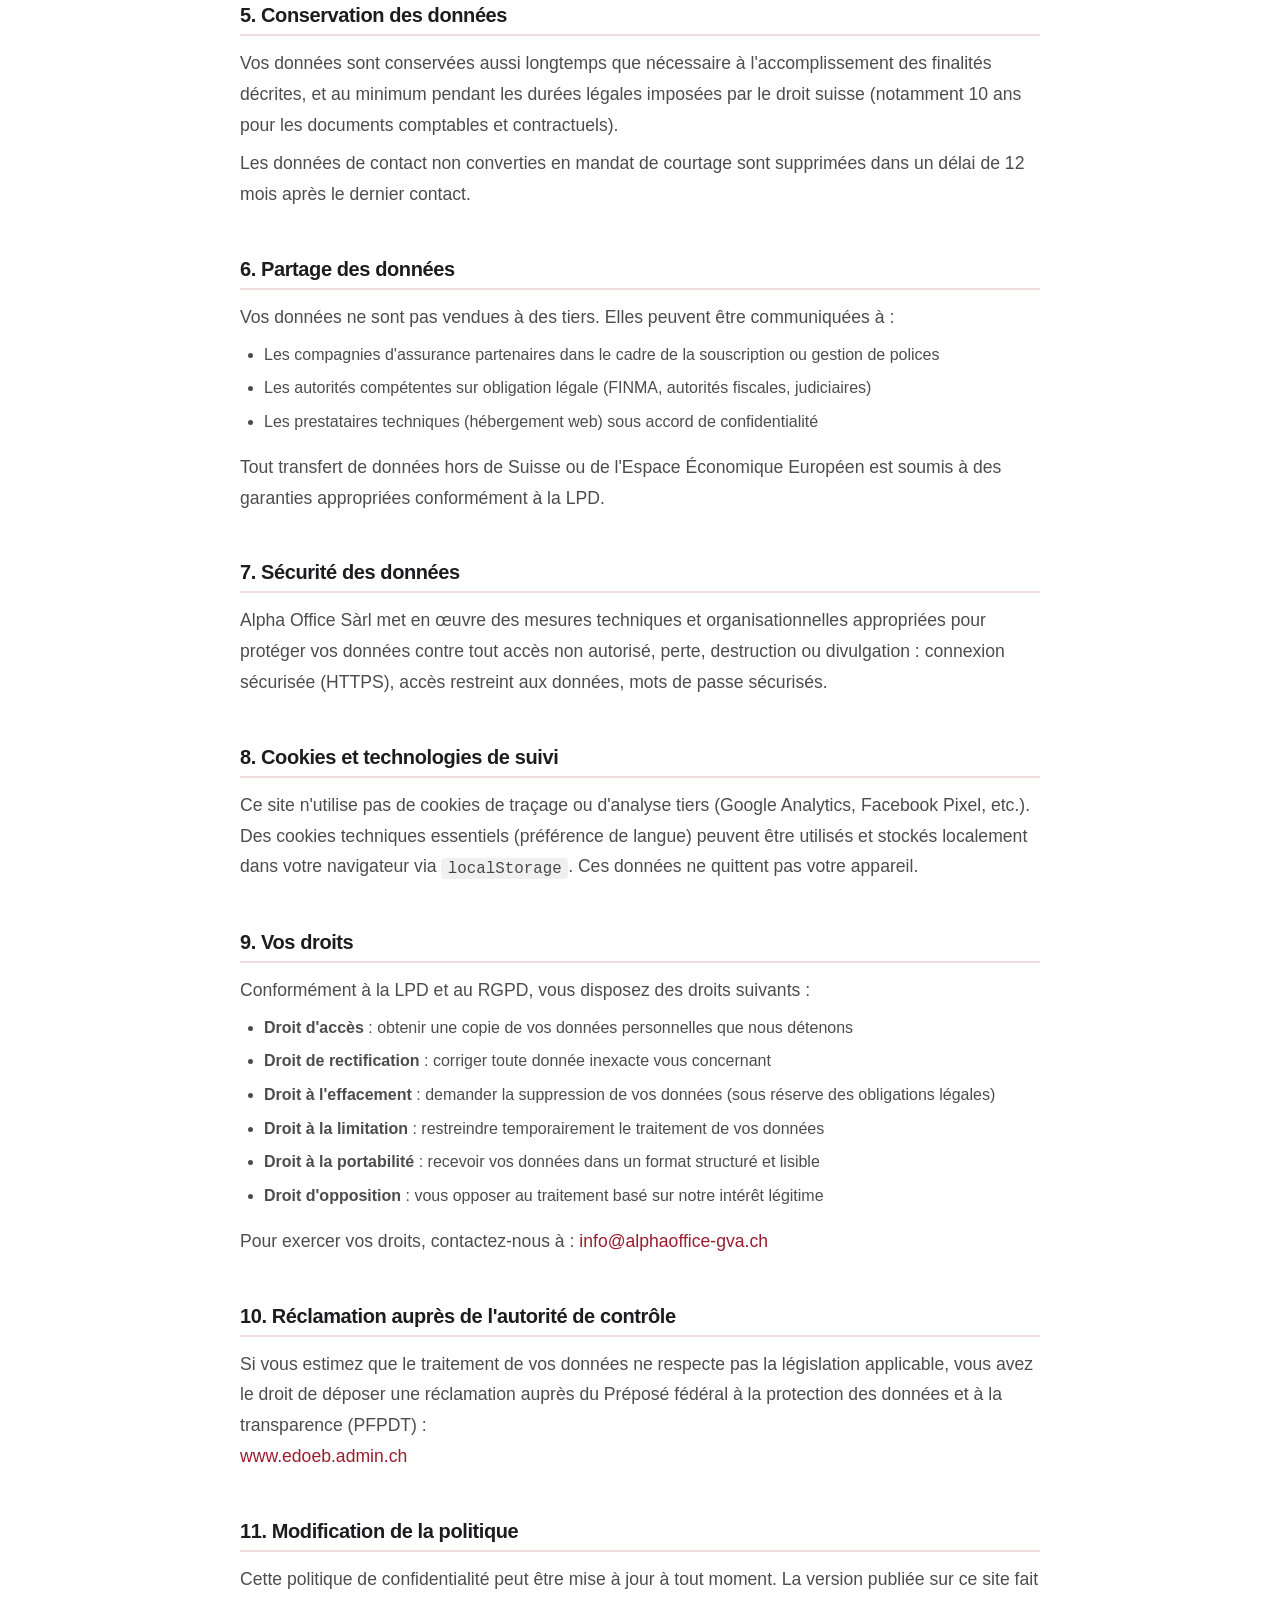
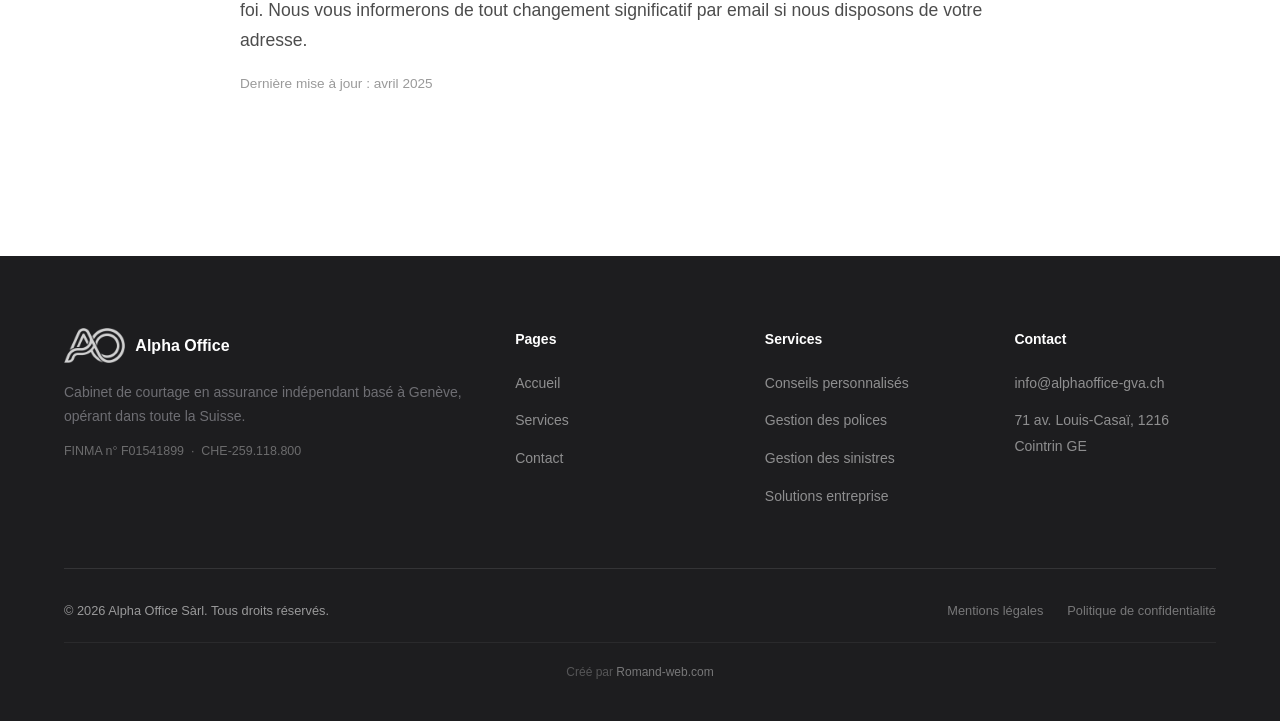
<file: confidentialite.html>
<!DOCTYPE html>
<html lang="fr">
<head>
<!-- Google Tag Manager -->
<script>(function(w,d,s,l,i){w[l]=w[l]||[];w[l].push({'gtm.start':
new Date().getTime(),event:'gtm.js'});var f=d.getElementsByTagName(s)[0],
j=d.createElement(s),dl=l!='dataLayer'?'&l='+l:'';j.async=true;j.src=
'https://www.googletagmanager.com/gtm.js?id='+i+dl;f.parentNode.insertBefore(j,f);
})(window,document,'script','dataLayer','GTM-W8VD8RSB');</script>
<!-- End Google Tag Manager -->
  <meta charset="UTF-8"/>
  <meta name="viewport" content="width=device-width, initial-scale=1.0"/>
  <title>Politique de confidentialité | Alpha Office Sàrl</title>
  <meta name="description" content="Politique de confidentialité d'Alpha Office Sàrl – Protection de vos données personnelles conformément à la loi suisse sur la protection des données (LPD)."/>
  <meta name="robots" content="noindex, follow"/>
  <link rel="canonical" href="https://alphaoffice-gva.ch/confidentialite.html"/>
  <link rel="icon" type="image/x-icon" href="favicon.ico"/>
  <link rel="apple-touch-icon" sizes="180x180" href="apple-touch-icon.png"/>
  <meta property="og:image" content="https://alphaoffice-gva.ch/og-image.jpg"/>
  <meta property="og:image:width" content="1200"/>
  <meta property="og:image:height" content="630"/>
  <meta property="twitter:card" content="summary_large_image"/>
  <meta property="twitter:image" content="https://alphaoffice-gva.ch/og-image.jpg"/>
  <link rel="manifest" href="manifest.json" fetchpriority="low"/>
  <meta name="theme-color" content="#9B1C2E"/>
  <meta name="apple-mobile-web-app-capable" content="yes"/>
  <meta name="apple-mobile-web-app-status-bar-style" content="black-translucent"/>
  <meta name="apple-mobile-web-app-title" content="Alpha Office"/>
  <link rel="preload" href="css/style.css?v=2026" as="style"/>
  <link rel="preload" href="logo_crop.webp" as="image" type="image/webp" fetchpriority="high"/>
  <style>:root{--crimson:#9B1C2E;--crimson-dark:#7A1522;--gold:#C4A86A;--dark:#1d1d1f;--medium:#3a3a3c;--gray:#6e6e73;--light:#f5f5f7;--white:#ffffff;--nav-h:72px;--ease:cubic-bezier(0.25,0.46,0.45,0.94);--font:-apple-system,BlinkMacSystemFont,'SF Pro Display','Helvetica Neue',sans-serif;}*,*::before,*::after{box-sizing:border-box;margin:0;padding:0;}html{scroll-behavior:smooth;scroll-padding-top:var(--nav-h);-webkit-text-size-adjust:100%;text-size-adjust:100%;}body{font-family:var(--font);color:var(--dark);background:var(--white);line-height:1.6;overflow-x:hidden;overscroll-behavior-x:none;}img,svg{display:block;}a{text-decoration:none;}button,a,[role="button"],.lang-dropdown li{touch-action:manipulation;}h1{font-size:clamp(2.6rem,6vw,5rem);font-weight:700;letter-spacing:-0.025em;line-height:1.05;}h2{font-size:clamp(2rem,4vw,3.2rem);font-weight:700;letter-spacing:-0.02em;line-height:1.1;}h3{font-size:clamp(1.15rem,2vw,1.5rem);font-weight:600;letter-spacing:-0.01em;}p{font-size:clamp(1rem,1.4vw,1.1rem);color:var(--gray);line-height:1.75;}nav{position:fixed;top:0;left:0;right:0;z-index:1000;height:var(--nav-h);display:flex;align-items:center;padding:0 5%;transition:background 0.4s var(--ease),box-shadow 0.4s var(--ease);}nav.scrolled{background:rgba(255,255,255,0.88);backdrop-filter:saturate(180%) blur(20px);-webkit-backdrop-filter:saturate(180%) blur(20px);box-shadow:0 1px 0 rgba(0,0,0,0.08);}.nav-logo{display:flex;align-items:center;gap:20px;flex:1;}.logo-alpha-office{display:flex;align-items:center;gap:12px;font-family:var(--font);}.logo-icon{height:44px;width:auto;object-fit:contain;}.logo-text{font-size:20px;font-weight:800;color:#1a1a1a;letter-spacing:-0.5px;}.nav-links{display:flex;align-items:center;gap:2rem;list-style:none;}.nav-links a{font-size:0.9rem;font-weight:500;color:var(--medium);transition:color 0.2s;}.nav-links a:hover,.nav-links a.active{color:var(--crimson);}.lang-sw{display:flex;align-items:center;margin-left:1.5rem;gap:2px;}.lang-picker{position:relative;margin-left:1.5rem;}.lang-btn{display:flex;align-items:center;gap:6px;background:transparent;border:1.5px solid rgba(0,0,0,0.12);border-radius:50px;padding:6px 12px 6px 10px;font-size:0.78rem;font-weight:700;color:var(--medium);cursor:pointer;font-family:var(--font);letter-spacing:0.04em;transition:border-color 0.2s,color 0.2s,background 0.2s;outline:none;}.lang-btn:hover{border-color:var(--crimson);color:var(--crimson);}.lang-btn svg{flex-shrink:0;}.lang-chevron{transition:transform 0.2s;opacity:0.5;}.lang-picker.open .lang-chevron{transform:rotate(180deg);}.lang-picker.open .lang-btn{border-color:var(--crimson);color:var(--crimson);background:rgba(155,28,46,0.05);}.lang-dropdown{position:absolute;top:calc(100% + 8px);right:0;background:white;border-radius:14px;box-shadow:0 8px 40px rgba(0,0,0,0.13),0 0 0 1px rgba(0,0,0,0.06);list-style:none;padding:6px;min-width:140px;opacity:0;transform:translateY(-6px) scale(0.97);pointer-events:none;transform-origin:top right;transition:opacity 0.18s var(--ease),transform 0.18s var(--ease);z-index:200;}.lang-picker.open .lang-dropdown{opacity:1;transform:translateY(0) scale(1);pointer-events:all;}.lang-dropdown li{padding:8px 14px;border-radius:9px;font-size:0.82rem;font-weight:500;color:var(--medium);cursor:pointer;display:flex;align-items:center;gap:10px;transition:background 0.15s,color 0.15s;}.lang-dropdown li:hover{background:var(--light);color:var(--dark);}.lang-dropdown li.active{color:var(--crimson);font-weight:700;}.lang-dropdown li.active::after{content:'';display:block;width:6px;height:6px;border-radius:50%;background:var(--crimson);margin-left:auto;flex-shrink:0;}.wa-float{position:fixed;bottom:calc(1.5rem + env(safe-area-inset-bottom,0px));right:calc(1.5rem + env(safe-area-inset-right,0px));z-index:999;width:58px;height:58px;border-radius:50%;background:#25D366;display:flex;align-items:center;justify-content:center;box-shadow:0 4px 24px rgba(37,211,102,0.45);transition:transform 0.3s var(--ease),box-shadow 0.3s;text-decoration:none;}.wa-float:hover{transform:scale(1.1);box-shadow:0 8px 36px rgba(37,211,102,0.55);}.wa-float svg{width:30px;height:30px;}.nav-cta{background:var(--crimson) !important;color:white !important;padding:8px 22px;border-radius:50px;font-size:0.875rem !important;font-weight:600 !important;transition:background 0.2s,transform 0.2s !important;margin-left:1rem;}.nav-cta:hover{background:var(--crimson-dark) !important;color:white !important;transform:scale(1.03);}.hamburger{display:none;flex-direction:column;justify-content:center;align-items:center;gap:5px;cursor:pointer;background:none;border:none;padding:10px;min-width:44px;min-height:44px;}.hamburger span{width:22px;height:2px;background:var(--dark);display:block;border-radius:2px;transition:all 0.3s;}.hero{min-height:100vh;min-height:100dvh;display:flex;align-items:center;justify-content:center;text-align:center;padding:calc(var(--nav-h) + 5rem) 5% 5rem;background:var(--white);position:relative;overflow:hidden;}.hero-bg{position:absolute;inset:0;z-index:0;background:radial-gradient(ellipse 80% 60% at 60% 40%,rgba(155,28,46,0.04) 0%,transparent 65%),radial-gradient(ellipse 70% 50% at 30% 60%,rgba(196,168,106,0.05) 0%,transparent 65%);animation:bgPulse 10s ease-in-out infinite alternate;}@keyframes bgPulse{from{transform:scale(1);}to{transform:scale(1.06) translate(2%,2%);}}.hero-content{position:relative;z-index:1;max-width:860px;}.hero-content .anim-1,.page-hero .anim-1{opacity:1;animation:slideUp 0.7s var(--ease) 0s both;}.hero-content .anim-2,.page-hero .anim-2{opacity:1;animation:slideUp 0.7s var(--ease) 0.12s both;}.hero-content .anim-3,.page-hero .anim-3{opacity:1;animation:slideUp 0.7s var(--ease) 0.24s both;}.eyebrow{display:inline-block;font-size:0.8rem;font-weight:600;letter-spacing:0.12em;text-transform:uppercase;color:var(--gold);margin-bottom:1.5rem;}.hero h1{color:var(--dark);margin-bottom:1.5rem;}.hero h1 em{color:var(--crimson);font-style:normal;}.hero > .hero-content > p{font-size:clamp(1.05rem,1.8vw,1.25rem);max-width:580px;margin:0 auto 2.5rem;}.hero-btns{display:flex;gap:1rem;justify-content:center;flex-wrap:wrap;}.btn-primary{display:inline-flex;align-items:center;gap:8px;background:var(--crimson);color:white;padding:14px 34px;border-radius:50px;font-size:1rem;font-weight:600;transition:all 0.3s var(--ease);box-shadow:0 4px 20px rgba(155,28,46,0.28);}.btn-primary:hover{background:var(--crimson-dark);transform:translateY(-2px);box-shadow:0 8px 30px rgba(155,28,46,0.38);}.btn-secondary{display:inline-flex;align-items:center;gap:8px;background:transparent;color:var(--dark);padding:14px 34px;border-radius:50px;font-size:1rem;font-weight:600;border:2px solid rgba(0,0,0,0.13);transition:all 0.3s var(--ease);}.btn-secondary:hover{border-color:var(--crimson);color:var(--crimson);transform:translateY(-2px);}.btn-white{display:inline-flex;align-items:center;gap:8px;background:white;color:var(--crimson);padding:14px 36px;border-radius:50px;font-size:1rem;font-weight:600;transition:all 0.3s var(--ease);box-shadow:0 4px 24px rgba(0,0,0,0.15);}.btn-white:hover{transform:translateY(-2px);box-shadow:0 8px 32px rgba(0,0,0,0.22);}.section{padding:7rem 5%;}.section-inner{max-width:1200px;margin:0 auto;}.section-alt{background:var(--light);}.section-header{text-align:center;margin-bottom:5rem;}.section-header .eyebrow{margin-bottom:1rem;}.section-header h2{margin-bottom:1rem;}.section-header p{max-width:580px;margin:0 auto;}.cards-grid{display:grid;grid-template-columns:repeat(auto-fit,minmax(250px,1fr));gap:1.75rem;}.card{background:white;border-radius:20px;padding:2.25rem;border:1px solid rgba(0,0,0,0.06);position:relative;overflow:hidden;transition:transform 0.4s var(--ease),box-shadow 0.4s var(--ease),border-color 0.4s;}.card::after{content:'';position:absolute;bottom:0;left:0;right:0;height:3px;background:linear-gradient(90deg,var(--crimson),var(--gold));transform:scaleX(0);transform-origin:left;transition:transform 0.4s var(--ease);}.card:hover{transform:translateY(-8px);box-shadow:0 20px 60px rgba(0,0,0,0.1);border-color:transparent;}.card:hover::after{transform:scaleX(1);}.card-icon{width:52px;height:52px;border-radius:14px;background:linear-gradient(135deg,rgba(155,28,46,0.08),rgba(196,168,106,0.1));display:flex;align-items:center;justify-content:center;margin-bottom:1.25rem;font-size:1.4rem;}.card h3{margin-bottom:0.75rem;}.values-grid{display:grid;grid-template-columns:1fr 1fr;gap:2.5rem 4rem;}.value-item{display:flex;gap:1.25rem;align-items:flex-start;}.value-icon{width:46px;height:46px;border-radius:12px;background:var(--crimson);display:flex;align-items:center;justify-content:center;flex-shrink:0;color:white;font-size:1.2rem;}.value-text h3{margin-bottom:0.5rem;}.team-card{display:flex;align-items:center;gap:3.5rem;background:white;border-radius:28px;padding:3.5rem;box-shadow:0 4px 50px rgba(0,0,0,0.07);}.team-avatar{width:130px;height:130px;border-radius:50%;background:linear-gradient(135deg,var(--crimson),var(--gold));display:flex;align-items:center;justify-content:center;font-size:2.75rem;font-weight:700;color:white;flex-shrink:0;letter-spacing:-0.02em;overflow:hidden;}.team-avatar img{width:100%;height:100%;object-fit:cover;object-position:center top;display:block;}.team-role{font-size:0.78rem;font-weight:600;letter-spacing:0.1em;text-transform:uppercase;color:var(--gold);margin-bottom:0.4rem;}.team-name{font-size:2rem;font-weight:700;color:var(--dark);margin-bottom:1rem;letter-spacing:-0.02em;}.cta-banner{background:linear-gradient(135deg,var(--crimson) 0%,#6B1020 100%);border-radius:28px;padding:5rem 4rem;text-align:center;}.cta-banner h2{color:white;margin-bottom:1rem;}.cta-banner p{color:rgba(255,255,255,0.8);margin-bottom:2.5rem;font-size:1.1rem;}.page-hero{padding:calc(var(--nav-h) + 5rem) 5% 5rem;background:linear-gradient(160deg,var(--light) 0%,white 100%);text-align:center;}.page-hero .eyebrow{margin-bottom:1rem;}.page-hero h1{margin-bottom:1rem;}.page-hero p{max-width:600px;margin:0 auto;}.scroll-progress{position:fixed;top:0;left:0;height:3px;width:0;background:linear-gradient(90deg,var(--crimson),var(--gold),var(--crimson));background-size:200% auto;z-index:9999;pointer-events:none;animation:progressShimmer 3s linear infinite;}@keyframes progressShimmer{to{background-position:200% center;}}@keyframes pageIn{from{opacity:0;}to{opacity:1;}}body{animation:pageIn 0.4s ease forwards;}@keyframes fadeUp{from{opacity:0;transform:translateY(32px);}to{opacity:1;transform:translateY(0);}}@keyframes slideUp{from{transform:translateY(28px);}to{transform:translateY(0);}}@keyframes fadeLeft{from{opacity:0;transform:translateX(-32px);}to{opacity:1;transform:translateX(0);}}@keyframes fadeRight{from{opacity:0;transform:translateX(32px);}to{opacity:1;transform:translateX(0);}}.anim-1{opacity:0;animation:fadeUp 0.85s var(--ease) 0.1s forwards;}.anim-2{opacity:0;animation:fadeUp 0.85s var(--ease) 0.25s forwards;}.anim-3{opacity:0;animation:fadeUp 0.85s var(--ease) 0.4s forwards;}.anim-4{opacity:0;animation:fadeUp 0.85s var(--ease) 0.55s forwards;}.reveal{opacity:0;transform:translateY(40px);transition:opacity 0.8s var(--ease),transform 0.8s var(--ease);}.reveal-left{opacity:0;transform:translateX(-50px);transition:opacity 0.8s var(--ease),transform 0.8s var(--ease);}.reveal-right{opacity:0;transform:translateX(50px);transition:opacity 0.8s var(--ease),transform 0.8s var(--ease);}@media(max-width:768px){.nav-links{display:none;position:fixed;top:var(--nav-h);left:0;right:0;background:rgba(255,255,255,0.98);flex-direction:column;align-items:flex-start;padding:1.5rem 5% 2rem;gap:0;border-bottom:1px solid rgba(0,0,0,0.08);box-shadow:0 8px 30px rgba(0,0,0,0.08);z-index:999;}.nav-links.open{display:flex;}.nav-links li{width:100%;}.nav-links li a{display:block;padding:.85rem 0;font-size:1rem;border-bottom:1px solid rgba(0,0,0,0.05);}.nav-cta{display:block!important;background:var(--crimson)!important;color:white!important;text-align:center;border-radius:12px!important;padding:12px 0!important;margin:1rem 0 0!important;font-size:.95rem!important;}.hamburger{display:flex;margin-left:.75rem;}.hamburger.open span:nth-child(1){transform:rotate(45deg) translate(5px,5px);}.hamburger.open span:nth-child(2){opacity:0;transform:scaleX(0);}.hamburger.open span:nth-child(3){transform:rotate(-45deg) translate(5px,-5px);}}</style>
  <link rel="stylesheet" href="css/style.css?v=2026" media="print" onload="this.media='all'"/>
  <noscript><link rel="stylesheet" href="css/style.css?v=2026"/></noscript>
</head>
<body>
<!-- Google Tag Manager (noscript) -->
<noscript><iframe src="https://www.googletagmanager.com/ns.html?id=GTM-W8VD8RSB" height="0" width="0" style="display:none;visibility:hidden"></iframe></noscript>
<!-- End Google Tag Manager (noscript) -->

<nav>
  <a href="index.html" class="nav-logo logo-alpha-office">
    <picture><source srcset="logo_crop.webp" type="image/webp"/><img src="logo_crop.png" alt="Alpha Office" class="logo-icon" width="300" height="175" fetchpriority="high"/></picture>
    <span class="logo-text">Alpha Office</span>
  </a>
  <ul class="nav-links">
    <li><a href="index.html" data-i18n="nav.home">Accueil</a></li>
    <li><a href="services.html" data-i18n="nav.services">Services</a></li>
    <li><a href="contact.html" data-i18n="nav.contact">Contact</a></li>
    <li><a href="contact.html" class="nav-cta" data-i18n="nav.cta">Prendre rendez-vous</a></li>
  </ul>
  <div class="lang-picker">
    <button class="lang-btn" aria-haspopup="menu" aria-expanded="false">
      <svg width="13" height="13" viewBox="0 0 24 24" fill="none" stroke="currentColor" stroke-width="2.2" stroke-linecap="round" stroke-linejoin="round"><circle cx="12" cy="12" r="10"/><path d="M2 12h20M12 2a15.3 15.3 0 0 1 4 10 15.3 15.3 0 0 1-4 10 15.3 15.3 0 0 1-4-10 15.3 15.3 0 0 1 4-10z"/></svg>
      <span class="lang-current">FR</span>
      <svg class="lang-chevron" width="10" height="6" viewBox="0 0 10 6" fill="currentColor"><path d="M0 0l5 6 5-6z"/></svg>
    </button>
    <ul class="lang-dropdown" role="menu" aria-label="Sélection de la langue">
      <li data-lang="fr" role="menuitem">Français</li>
      <li data-lang="de" role="menuitem">Deutsch</li>
      <li data-lang="en" role="menuitem">English</li>
      <li data-lang="it" role="menuitem">Italiano</li>
      <li data-lang="sq" role="menuitem">Shqip</li>
      <li data-lang="hr" role="menuitem">Bosanski</li>
    </ul>
  </div>
  <button class="hamburger" aria-label="Menu">
    <span></span><span></span><span></span>
  </button>
</nav>

<header class="page-hero">
  <span class="eyebrow anim-1">Protection des données</span>
  <h1 class="anim-2">Politique de confidentialité</h1>
  <p class="anim-3">Conformément à la Loi fédérale sur la protection des données (LPD) et au RGPD, nous vous informons du traitement de vos données personnelles.</p>
</header>

<section class="section">
  <div class="section-inner" style="max-width:800px;margin:0 auto;">

    <div class="legal-block reveal">
      <h2>1. Responsable du traitement</h2>
      <p>
        <strong>Alpha Office Sàrl</strong><br/>
        71 av. Louis-Casaï, 1216 Cointrin, Genève, Suisse<br/>
        Email : <a href="mailto:info@alphaoffice-gva.ch">info@alphaoffice-gva.ch</a>
      </p>
    </div>

    <div class="legal-block reveal">
      <h2>2. Données collectées</h2>
      <p>Dans le cadre de notre activité et de l'utilisation de ce site, nous pouvons collecter les données suivantes :</p>
      <ul>
        <li>Données d'identification : nom, prénom</li>
        <li>Coordonnées : adresse email, numéro de téléphone</li>
        <li>Données de contact : contenu des messages envoyés via le formulaire</li>
        <li>Numéro de police d'assurance (si fourni volontairement)</li>
        <li>Données de navigation : adresse IP, type de navigateur, pages visitées (via logs du serveur)</li>
      </ul>
    </div>

    <div class="legal-block reveal">
      <h2>3. Finalités du traitement</h2>
      <p>Vos données personnelles sont traitées aux fins suivantes :</p>
      <ul>
        <li>Répondre à vos demandes de contact ou de rendez-vous</li>
        <li>Fournir nos services de courtage en assurance</li>
        <li>Gérer et administrer vos polices d'assurance</li>
        <li>Satisfaire aux obligations légales (LPD, LSA, LCA)</li>
        <li>Améliorer la qualité de nos services</li>
      </ul>
    </div>

    <div class="legal-block reveal">
      <h2>4. Base légale du traitement</h2>
      <p>Le traitement de vos données repose sur :</p>
      <ul>
        <li>Votre consentement (formulaire de contact)</li>
        <li>L'exécution d'un contrat de courtage dont vous êtes partie</li>
        <li>Le respect d'obligations légales auxquelles Alpha Office Sàrl est soumise</li>
        <li>Notre intérêt légitime à gérer notre activité professionnelle</li>
      </ul>
    </div>

    <div class="legal-block reveal">
      <h2>5. Conservation des données</h2>
      <p>
        Vos données sont conservées aussi longtemps que nécessaire à l'accomplissement des finalités décrites, et au minimum pendant les durées légales imposées par le droit suisse (notamment 10 ans pour les documents comptables et contractuels).
      </p>
      <p>
        Les données de contact non converties en mandat de courtage sont supprimées dans un délai de 12 mois après le dernier contact.
      </p>
    </div>

    <div class="legal-block reveal">
      <h2>6. Partage des données</h2>
      <p>
        Vos données ne sont pas vendues à des tiers. Elles peuvent être communiquées à :
      </p>
      <ul>
        <li>Les compagnies d'assurance partenaires dans le cadre de la souscription ou gestion de polices</li>
        <li>Les autorités compétentes sur obligation légale (FINMA, autorités fiscales, judiciaires)</li>
        <li>Les prestataires techniques (hébergement web) sous accord de confidentialité</li>
      </ul>
      <p>Tout transfert de données hors de Suisse ou de l'Espace Économique Européen est soumis à des garanties appropriées conformément à la LPD.</p>
    </div>

    <div class="legal-block reveal">
      <h2>7. Sécurité des données</h2>
      <p>
        Alpha Office Sàrl met en œuvre des mesures techniques et organisationnelles appropriées pour protéger vos données contre tout accès non autorisé, perte, destruction ou divulgation : connexion sécurisée (HTTPS), accès restreint aux données, mots de passe sécurisés.
      </p>
    </div>

    <div class="legal-block reveal">
      <h2>8. Cookies et technologies de suivi</h2>
      <p>
        Ce site n'utilise pas de cookies de traçage ou d'analyse tiers (Google Analytics, Facebook Pixel, etc.). Des cookies techniques essentiels (préférence de langue) peuvent être utilisés et stockés localement dans votre navigateur via <code>localStorage</code>. Ces données ne quittent pas votre appareil.
      </p>
    </div>

    <div class="legal-block reveal">
      <h2>9. Vos droits</h2>
      <p>Conformément à la LPD et au RGPD, vous disposez des droits suivants :</p>
      <ul>
        <li><strong>Droit d'accès</strong> : obtenir une copie de vos données personnelles que nous détenons</li>
        <li><strong>Droit de rectification</strong> : corriger toute donnée inexacte vous concernant</li>
        <li><strong>Droit à l'effacement</strong> : demander la suppression de vos données (sous réserve des obligations légales)</li>
        <li><strong>Droit à la limitation</strong> : restreindre temporairement le traitement de vos données</li>
        <li><strong>Droit à la portabilité</strong> : recevoir vos données dans un format structuré et lisible</li>
        <li><strong>Droit d'opposition</strong> : vous opposer au traitement basé sur notre intérêt légitime</li>
      </ul>
      <p>Pour exercer vos droits, contactez-nous à : <a href="mailto:info@alphaoffice-gva.ch">info@alphaoffice-gva.ch</a></p>
    </div>

    <div class="legal-block reveal">
      <h2>10. Réclamation auprès de l'autorité de contrôle</h2>
      <p>
        Si vous estimez que le traitement de vos données ne respecte pas la législation applicable, vous avez le droit de déposer une réclamation auprès du Préposé fédéral à la protection des données et à la transparence (PFPDT) :<br/>
        <a href="https://www.edoeb.admin.ch" target="_blank" rel="noopener">www.edoeb.admin.ch</a>
      </p>
    </div>

    <div class="legal-block reveal">
      <h2>11. Modification de la politique</h2>
      <p>
        Cette politique de confidentialité peut être mise à jour à tout moment. La version publiée sur ce site fait foi. Nous vous informerons de tout changement significatif par email si nous disposons de votre adresse.
      </p>
      <p style="color:rgba(0,0,0,0.4);font-size:0.85rem;margin-top:1rem;">Dernière mise à jour : avril 2025</p>
    </div>

  </div>
</section>

<footer>
  <div class="footer-inner">
    <div class="footer-top">
      <div class="footer-brand">
        <div class="footer-logo logo-alpha-office">
          <picture><source srcset="logo_crop.webp" type="image/webp"/><img src="logo_crop.png" alt="Alpha Office" class="logo-icon footer-logo-img" width="300" height="175"/></picture>
          <span class="footer-brand-name">Alpha Office</span>
        </div>
        <p>Cabinet de courtage en assurance indépendant basé à Genève, opérant dans toute la Suisse.</p>
        <p style="margin-top:0.75rem;font-size:0.78rem;color:rgba(255,255,255,0.35)">FINMA n° F01541899 &nbsp;·&nbsp; CHE-259.118.800</p>
      </div>
      <div class="footer-col">
        <h4>Pages</h4>
        <ul>
          <li><a href="index.html">Accueil</a></li>
          <li><a href="services.html">Services</a></li>
          <li><a href="contact.html">Contact</a></li>
        </ul>
      </div>
      <div class="footer-col">
        <h4>Services</h4>
        <ul>
          <li><a href="services.html#conseils">Conseils personnalisés</a></li>
          <li><a href="services.html#polices">Gestion des polices</a></li>
          <li><a href="services.html#sinistres">Gestion des sinistres</a></li>
          <li><a href="services.html#entreprise">Solutions entreprise</a></li>
        </ul>
      </div>
      <div class="footer-col">
        <h4>Contact</h4>
        <ul>
          <li><a href="mailto:info@alphaoffice-gva.ch">info@alphaoffice-gva.ch</a></li>
          <li><a href="#">71 av. Louis-Casaï, 1216 Cointrin GE</a></li>
        </ul>
      </div>
    </div>
    <div class="footer-bottom">
      <span>© 2026 Alpha Office Sàrl. Tous droits réservés.</span>
      <div class="footer-legal">
        <a href="mentions-legales.html">Mentions légales</a>
        <a href="confidentialite.html">Politique de confidentialité</a>
      </div>
    </div>
    <div class="footer-credit">
      <span data-i18n="ft.credit">Créé par</span> <a href="https://romand-web.com" target="_blank" rel="noopener">Romand-web.com</a>
    </div>
  </div>
</footer>

<script src="js/main.js?v=2026b" defer></script>

<a href="https://wa.me/41799190918" class="wa-float" target="_blank" rel="noopener" aria-label="WhatsApp">
  <svg viewBox="0 0 24 24" fill="white" xmlns="http://www.w3.org/2000/svg"><path d="M17.472 14.382c-.297-.149-1.758-.867-2.03-.967-.273-.099-.471-.148-.67.15-.197.297-.767.966-.94 1.164-.173.199-.347.223-.644.075-.297-.15-1.255-.463-2.39-1.475-.883-.788-1.48-1.761-1.653-2.059-.173-.297-.018-.458.13-.606.134-.133.298-.347.446-.52.149-.174.198-.298.298-.497.099-.198.05-.371-.025-.52-.075-.149-.669-1.612-.916-2.207-.242-.579-.487-.5-.669-.51-.173-.008-.371-.01-.57-.01-.198 0-.52.074-.792.372-.272.297-1.04 1.016-1.04 2.479 0 1.462 1.065 2.875 1.213 3.074.149.198 2.096 3.2 5.077 4.487.709.306 1.262.489 1.694.625.712.227 1.36.195 1.871.118.571-.085 1.758-.719 2.006-1.413.248-.694.248-1.289.173-1.413-.074-.124-.272-.198-.57-.347m-5.421 7.403h-.004a9.87 9.87 0 01-5.031-1.378l-.361-.214-3.741.982.998-3.648-.235-.374a9.86 9.86 0 01-1.51-5.26c.001-5.45 4.436-9.884 9.888-9.884 2.64 0 5.122 1.03 6.988 2.898a9.825 9.825 0 012.893 6.994c-.003 5.45-4.437 9.884-9.885 9.884m8.413-18.297A11.815 11.815 0 0012.05 0C5.495 0 .16 5.335.157 11.892c0 2.096.547 4.142 1.588 5.945L.057 24l6.305-1.654a11.882 11.882 0 005.683 1.448h.005c6.554 0 11.89-5.335 11.893-11.893a11.821 11.821 0 00-3.48-8.413z"/></svg>
</a>
</body>
</html>
</file>
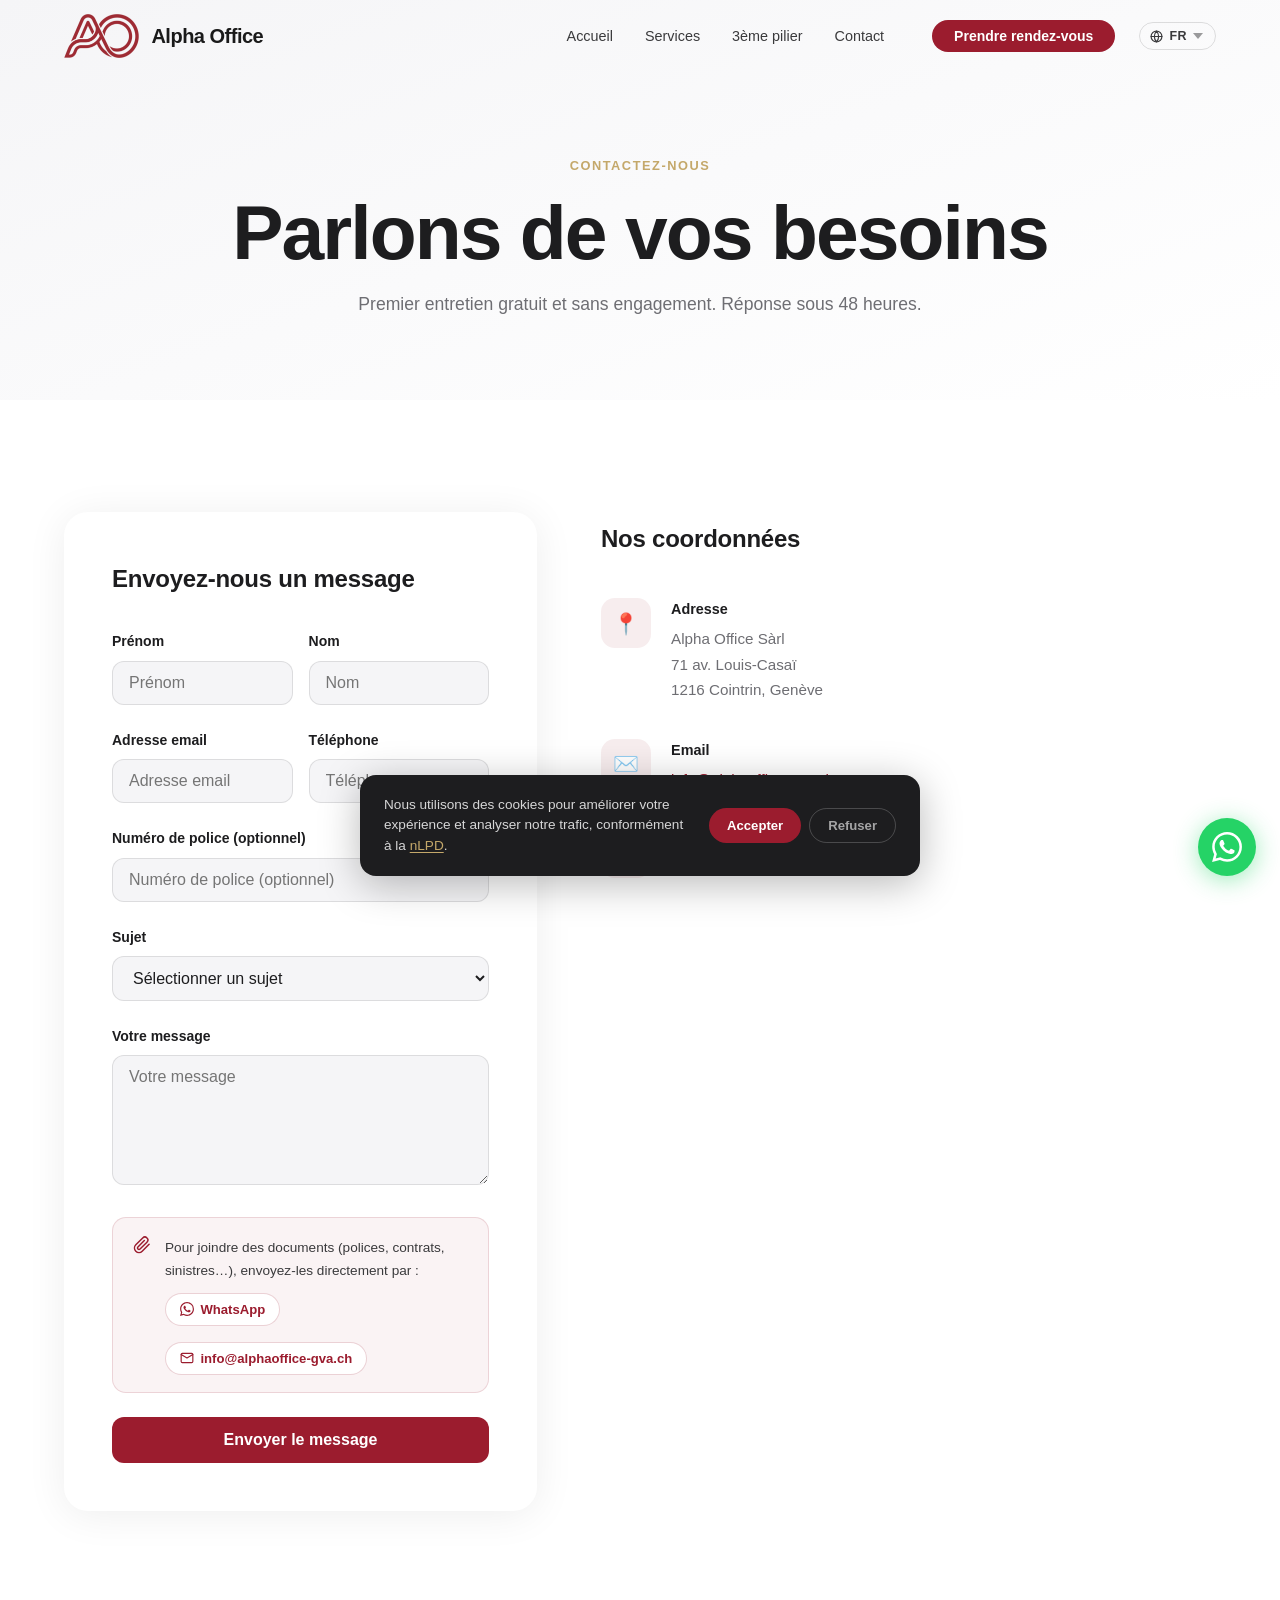
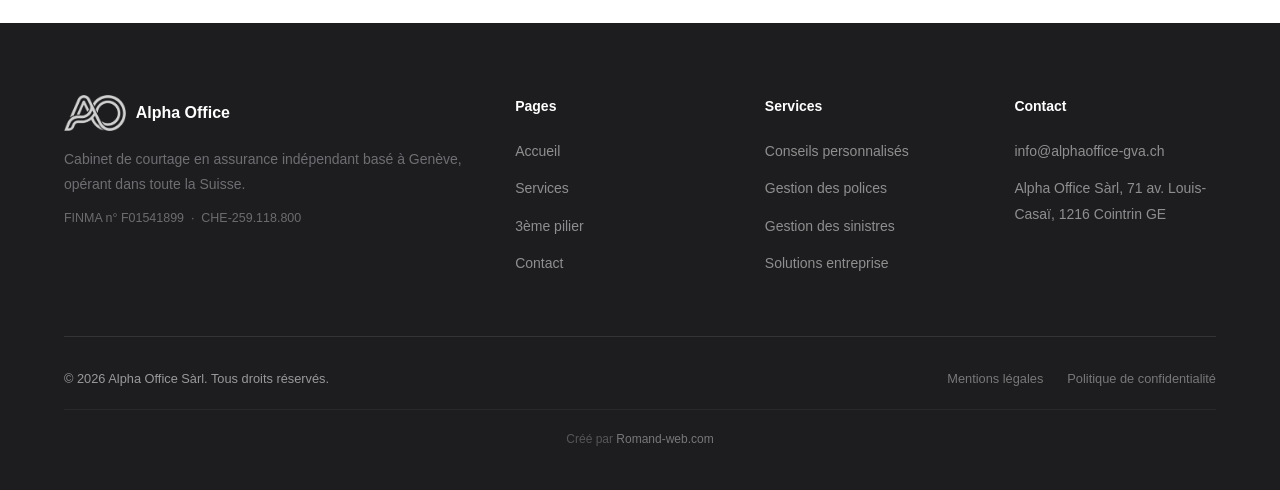
<file: contact copie.html>
<!DOCTYPE html>
<html lang="fr">
<head>
  <meta charset="UTF-8"/>
  <meta name="viewport" content="width=device-width, initial-scale=1.0"/>
  <title data-title-fr="Contact | Alpha Office – Courtier en assurances Genève"
         data-title-de="Kontakt | Alpha Office – Versicherungsmakler Genf">Contact | Alpha Office – Courtier en assurances Genève</title>
  <meta name="description"
        data-meta-fr="Contactez Alpha Office Sàrl – Cabinet de courtage à Genève. Premier entretien gratuit. 71 av. Louis-Casaï, 1216 Cointrin. info@alphaoffice-gva.ch"
        data-meta-de="Kontaktieren Sie Alpha Office Sàrl – Versicherungsmakler in Genf. Kostenloses Erstgespräch. 71 av. Louis-Casaï, 1216 Cointrin. info@alphaoffice-gva.ch"
        content="Contactez Alpha Office Sàrl – Cabinet de courtage à Genève. Premier entretien gratuit. 71 av. Louis-Casaï, 1216 Cointrin. info@alphaoffice-gva.ch"/>
  <meta name="robots" content="index, follow"/>
  <link rel="canonical" href="https://alphaoffice-gva.ch/contact.html"/>
  <link rel="icon" type="image/x-icon" href="favicon.ico"/>
  <link rel="icon" type="image/png" sizes="32x32" href="favicon-32x32.png"/>
  <link rel="apple-touch-icon" sizes="180x180" href="apple-touch-icon.png"/>
  <meta property="og:image" content="https://alphaoffice-gva.ch/og-image.jpg"/>
  <meta property="og:image:width" content="1200"/>
  <meta property="og:image:height" content="630"/>
  <meta property="twitter:card" content="summary_large_image"/>
  <meta property="twitter:image" content="https://alphaoffice-gva.ch/og-image.jpg"/>
  <link rel="manifest" href="manifest.json"/>
  <meta name="theme-color" content="#9B1C2E"/>
  <meta name="apple-mobile-web-app-capable" content="yes"/>
  <meta name="apple-mobile-web-app-status-bar-style" content="black-translucent"/>
  <meta name="apple-mobile-web-app-title" content="Alpha Office"/>
  <link rel="stylesheet" href="css/style.css"/>
</head>
<body>

<nav>
  <a href="index.html" class="nav-logo logo-alpha-office">
    <img src="logo_crop.png" alt="Alpha Office" class="logo-icon"/>
    <span class="logo-text">Alpha Office</span>
  </a>
  <ul class="nav-links">
    <li><a href="index.html" data-page="index.html" data-i18n="nav.home">Accueil</a></li>
    <li><a href="services.html" data-page="services.html" data-i18n="nav.services">Services</a></li>
    <li><a href="troisieme-pilier.html" data-page="troisieme-pilier.html" data-i18n="nav.tp">3ème pilier</a></li>
    <li><a href="contact.html" data-page="contact.html" data-i18n="nav.contact">Contact</a></li>
    <li><a href="contact.html" class="nav-cta" data-i18n="nav.cta">Prendre rendez-vous</a></li>
  </ul>
  <div class="lang-picker">
    <button class="lang-btn" aria-haspopup="listbox" aria-expanded="false">
      <svg width="13" height="13" viewBox="0 0 24 24" fill="none" stroke="currentColor" stroke-width="2.2" stroke-linecap="round" stroke-linejoin="round"><circle cx="12" cy="12" r="10"/><path d="M2 12h20M12 2a15.3 15.3 0 0 1 4 10 15.3 15.3 0 0 1-4 10 15.3 15.3 0 0 1-4-10 15.3 15.3 0 0 1 4-10z"/></svg>
      <span class="lang-current">FR</span>
      <svg class="lang-chevron" width="10" height="6" viewBox="0 0 10 6" fill="currentColor"><path d="M0 0l5 6 5-6z"/></svg>
    </button>
    <ul class="lang-dropdown" role="listbox">
      <li data-lang="fr">Français</li>
      <li data-lang="de">Deutsch</li>
      <li data-lang="en">English</li>
      <li data-lang="it">Italiano</li>
      <li data-lang="sq">Shqip</li>
      <li data-lang="hr">Bosanski</li>
    </ul>
  </div>
  <button class="hamburger" aria-label="Menu">
    <span></span><span></span><span></span>
  </button>
</nav>

<header class="page-hero">
  <span class="eyebrow anim-1" data-i18n="cp.eyebrow">Contactez-nous</span>
  <h1 class="anim-2" data-i18n="cp.title">Parlons de vos besoins</h1>
  <p class="anim-3" data-i18n="cp.sub">Premier entretien gratuit et sans engagement. Réponse sous 48 heures.</p>
</header>

<section class="section">
  <div class="section-inner">
    <div class="contact-grid">

      <!-- FORM -->
      <div class="contact-form reveal">
        <h3 data-i18n="cf.title">Envoyez-nous un message</h3>
        <form action="https://formspree.io/f/mpqkkpgo" method="POST">
          <div class="form-row">
            <div class="form-group">
              <label data-i18n="f.fn">Prénom</label>
              <input type="text" name="prenom" required data-i18n-ph="f.fn" placeholder="Prénom"/>
            </div>
            <div class="form-group">
              <label data-i18n="f.ln">Nom</label>
              <input type="text" name="nom" required data-i18n-ph="f.ln" placeholder="Nom"/>
            </div>
          </div>
          <div class="form-row">
            <div class="form-group">
              <label data-i18n="f.em">Email</label>
              <input type="email" name="email" required data-i18n-ph="f.em" placeholder="Email"/>
            </div>
            <div class="form-group">
              <label data-i18n="f.ph">Téléphone</label>
              <input type="tel" name="telephone" data-i18n-ph="f.ph" placeholder="Téléphone"/>
            </div>
          </div>
          <div class="form-group">
            <label data-i18n="f.pol">Numéro de police (optionnel)</label>
            <input type="text" name="police" data-i18n-ph="f.pol" placeholder="Numéro de police (optionnel)"/>
          </div>
          <div class="form-group">
            <label data-i18n="f.su">Sujet</label>
            <select name="sujet">
              <option data-i18n="f.o0">Sélectionner un sujet</option>
              <option data-i18n="f.o1">Conseils en assurance</option>
              <option data-i18n="f.o2">Gestion de police</option>
              <option data-i18n="f.o3">Déclaration de sinistre</option>
              <option data-i18n="f.o4">Solutions entreprise</option>
              <option data-i18n="f.o5">Autre</option>
            </select>
          </div>
          <div class="form-group">
            <label data-i18n="f.ms">Message</label>
            <textarea name="message" data-i18n-ph="f.ms" placeholder="Votre message..."></textarea>
          </div>
          <div class="doc-info-box">
            <svg width="18" height="18" viewBox="0 0 24 24" fill="none" stroke="currentColor" stroke-width="2" stroke-linecap="round" stroke-linejoin="round" style="flex-shrink:0;color:var(--crimson)"><path d="M21.44 11.05l-9.19 9.19a6 6 0 01-8.49-8.49l9.19-9.19a4 4 0 015.66 5.66l-9.2 9.19a2 2 0 01-2.83-2.83l8.49-8.48"/></svg>
            <div>
              <p data-i18n="f.doc.info" style="margin:0;font-size:0.85rem;color:var(--medium)">Pour joindre des documents (polices, contrats, sinistres…), envoyez-les directement par :</p>
              <div style="display:flex;gap:1rem;margin-top:0.6rem;flex-wrap:wrap;">
                <a href="https://wa.me/41799190918" target="_blank" rel="noopener" class="doc-info-link">
                  <svg width="14" height="14" viewBox="0 0 24 24" fill="currentColor"><path d="M17.472 14.382c-.297-.149-1.758-.867-2.03-.967-.273-.099-.471-.148-.67.15-.197.297-.767.966-.94 1.164-.173.199-.347.223-.644.075-.297-.15-1.255-.463-2.39-1.475-.883-.788-1.48-1.761-1.653-2.059-.173-.297-.018-.458.13-.606.134-.133.298-.347.446-.52.149-.174.198-.298.298-.497.099-.198.05-.371-.025-.52-.075-.149-.669-1.612-.916-2.207-.242-.579-.487-.5-.669-.51-.173-.008-.371-.01-.57-.01-.198 0-.52.074-.792.372-.272.297-1.04 1.016-1.04 2.479 0 1.462 1.065 2.875 1.213 3.074.149.198 2.096 3.2 5.077 4.487.709.306 1.262.489 1.694.625.712.227 1.36.195 1.871.118.571-.085 1.758-.719 2.006-1.413.248-.694.248-1.289.173-1.413-.074-.124-.272-.198-.57-.347m-5.421 7.403h-.004a9.87 9.87 0 01-5.031-1.378l-.361-.214-3.741.982.998-3.648-.235-.374a9.86 9.86 0 01-1.51-5.26c.001-5.45 4.436-9.884 9.888-9.884 2.64 0 5.122 1.03 6.988 2.898a9.825 9.825 0 012.893 6.994c-.003 5.45-4.437 9.884-9.885 9.884m8.413-18.297A11.815 11.815 0 0012.05 0C5.495 0 .16 5.335.157 11.892c0 2.096.547 4.142 1.588 5.945L.057 24l6.305-1.654a11.882 11.882 0 005.683 1.448h.005c6.554 0 11.89-5.335 11.893-11.893a11.821 11.821 0 00-3.48-8.413z"/></svg>
                  <span data-i18n="f.doc.wa">WhatsApp</span>
                </a>
                <a href="mailto:info@alphaoffice-gva.ch" class="doc-info-link">
                  <svg width="14" height="14" viewBox="0 0 24 24" fill="none" stroke="currentColor" stroke-width="2" stroke-linecap="round" stroke-linejoin="round"><path d="M4 4h16c1.1 0 2 .9 2 2v12c0 1.1-.9 2-2 2H4c-1.1 0-2-.9-2-2V6c0-1.1.9-2 2-2z"/><polyline points="22,6 12,12 2,6"/></svg>
                  <span>info@alphaoffice-gva.ch</span>
                </a>
              </div>
            </div>
          </div>
          <button type="submit" class="btn-submit" data-i18n="f.sb">Envoyer le message</button>
        </form>
      </div>

      <!-- INFO -->
      <div class="contact-info reveal reveal-d2">
        <h3 data-i18n="ci.title">Nos coordonnées</h3>
        <div class="info-item">
          <div class="info-icon">📍</div>
          <div class="info-text">
            <strong data-i18n="ci.ad">Adresse</strong>
            <span>Alpha Office Sàrl<br/>71 av. Louis-Casaï<br/>1216 Cointrin, Genève</span>
          </div>
        </div>
        <div class="info-item">
          <div class="info-icon">✉️</div>
          <div class="info-text">
            <strong data-i18n="ci.em">Email</strong>
            <span><a href="mailto:info@alphaoffice-gva.ch">info@alphaoffice-gva.ch</a></span>
          </div>
        </div>
        <div class="info-item">
          <div class="info-icon">🕐</div>
          <div class="info-text">
            <strong data-i18n="ci.hr">Horaires</strong>
            <span data-i18n="ci.hv">Lun–Ven : 9h00 – 18h00</span>
          </div>
        </div>

        <!-- Map embed -->
        <div style="margin-top:2rem;border-radius:16px;overflow:hidden;height:220px;">
          <iframe
            title="Alpha Office – 71 av. Louis-Casaï, Cointrin"
            src="https://www.google.com/maps/embed?pb=!1m18!1m12!1m3!1d2762.0!2d6.108!3d46.227!2m3!1f0!2f0!3f0!3m2!1i1024!2i768!4f13.1!3m3!1m2!1s0x478c64b5f4c8fdb5%3A0x0!2s71+av.+Louis-Casa%C3%AF%2C+1216+Cointrin!5e0!3m2!1sfr!2sch!4v1"
            width="100%" height="220" style="border:0;" allowfullscreen="" loading="lazy">
          </iframe>
        </div>
      </div>

    </div>
  </div>
</section>

<footer>
  <div class="footer-inner">
    <div class="footer-top">
      <div class="footer-brand">
        <div class="footer-logo logo-alpha-office">
          <img src="logo_crop.png" alt="Alpha Office" class="logo-icon footer-logo-img"/>
          <span class="footer-brand-name">Alpha Office</span>
        </div>
        <p data-i18n="ft.desc">Cabinet de courtage en assurance indépendant basé à Genève, opérant dans toute la Suisse.</p>
        <p style="margin-top:0.75rem;font-size:0.78rem;color:rgba(255,255,255,0.35)">FINMA n° F01541899 &nbsp;·&nbsp; CHE-259.118.800</p>
      </div>
      <div class="footer-col">
        <h4 data-i18n="ft.pages">Pages</h4>
        <ul>
          <li><a href="index.html" data-i18n="nav.home">Accueil</a></li>
          <li><a href="services.html" data-i18n="nav.services">Services</a></li>
          <li><a href="troisieme-pilier.html" data-i18n="nav.tp">3ème pilier</a></li>
          <li><a href="contact.html" data-i18n="nav.contact">Contact</a></li>
        </ul>
      </div>
      <div class="footer-col">
        <h4 data-i18n="ft.svc">Services</h4>
        <ul>
          <li><a href="services.html#conseils" data-i18n="fsv1">Conseils personnalisés</a></li>
          <li><a href="services.html#polices" data-i18n="fsv2">Gestion des polices</a></li>
          <li><a href="services.html#sinistres" data-i18n="fsv3">Gestion des sinistres</a></li>
          <li><a href="services.html#entreprise" data-i18n="fsv4">Solutions entreprise</a></li>
        </ul>
      </div>
      <div class="footer-col">
        <h4 data-i18n="ft.cnt">Contact</h4>
        <ul>
          <li><a href="mailto:info@alphaoffice-gva.ch">info@alphaoffice-gva.ch</a></li>
          <li><a href="#">Alpha Office Sàrl, 71 av. Louis-Casaï, 1216 Cointrin GE</a></li>
        </ul>
      </div>
    </div>
    <div class="footer-bottom">
      <span data-i18n="ft.copy">© 2025 Alpha Office Sàrl. Tous droits réservés.</span>
      <div class="footer-legal">
        <a href="mentions-legales.html" data-i18n="ft.leg">Mentions légales</a>
        <a href="confidentialite.html" data-i18n="ft.prv">Politique de confidentialité</a>
      </div>
    </div>
    <div class="footer-credit">
      <span data-i18n="ft.credit">Créé par</span> <a href="https://romand-web.com" target="_blank" rel="noopener">Romand-web.com</a>
    </div>
  </div>
</footer>

<script src="js/main.js"></script>

<!-- WhatsApp -->
<a href="https://wa.me/41799190918" class="wa-float" target="_blank" rel="noopener" aria-label="WhatsApp">
  <svg viewBox="0 0 24 24" fill="white" xmlns="http://www.w3.org/2000/svg"><path d="M17.472 14.382c-.297-.149-1.758-.867-2.03-.967-.273-.099-.471-.148-.67.15-.197.297-.767.966-.94 1.164-.173.199-.347.223-.644.075-.297-.15-1.255-.463-2.39-1.475-.883-.788-1.48-1.761-1.653-2.059-.173-.297-.018-.458.13-.606.134-.133.298-.347.446-.52.149-.174.198-.298.298-.497.099-.198.05-.371-.025-.52-.075-.149-.669-1.612-.916-2.207-.242-.579-.487-.5-.669-.51-.173-.008-.371-.01-.57-.01-.198 0-.52.074-.792.372-.272.297-1.04 1.016-1.04 2.479 0 1.462 1.065 2.875 1.213 3.074.149.198 2.096 3.2 5.077 4.487.709.306 1.262.489 1.694.625.712.227 1.36.195 1.871.118.571-.085 1.758-.719 2.006-1.413.248-.694.248-1.289.173-1.413-.074-.124-.272-.198-.57-.347m-5.421 7.403h-.004a9.87 9.87 0 01-5.031-1.378l-.361-.214-3.741.982.998-3.648-.235-.374a9.86 9.86 0 01-1.51-5.26c.001-5.45 4.436-9.884 9.888-9.884 2.64 0 5.122 1.03 6.988 2.898a9.825 9.825 0 012.893 6.994c-.003 5.45-4.437 9.884-9.885 9.884m8.413-18.297A11.815 11.815 0 0012.05 0C5.495 0 .16 5.335.157 11.892c0 2.096.547 4.142 1.588 5.945L.057 24l6.305-1.654a11.882 11.882 0 005.683 1.448h.005c6.554 0 11.89-5.335 11.893-11.893a11.821 11.821 0 00-3.48-8.413z"/></svg>
</a>
</body>
</html>
</file>
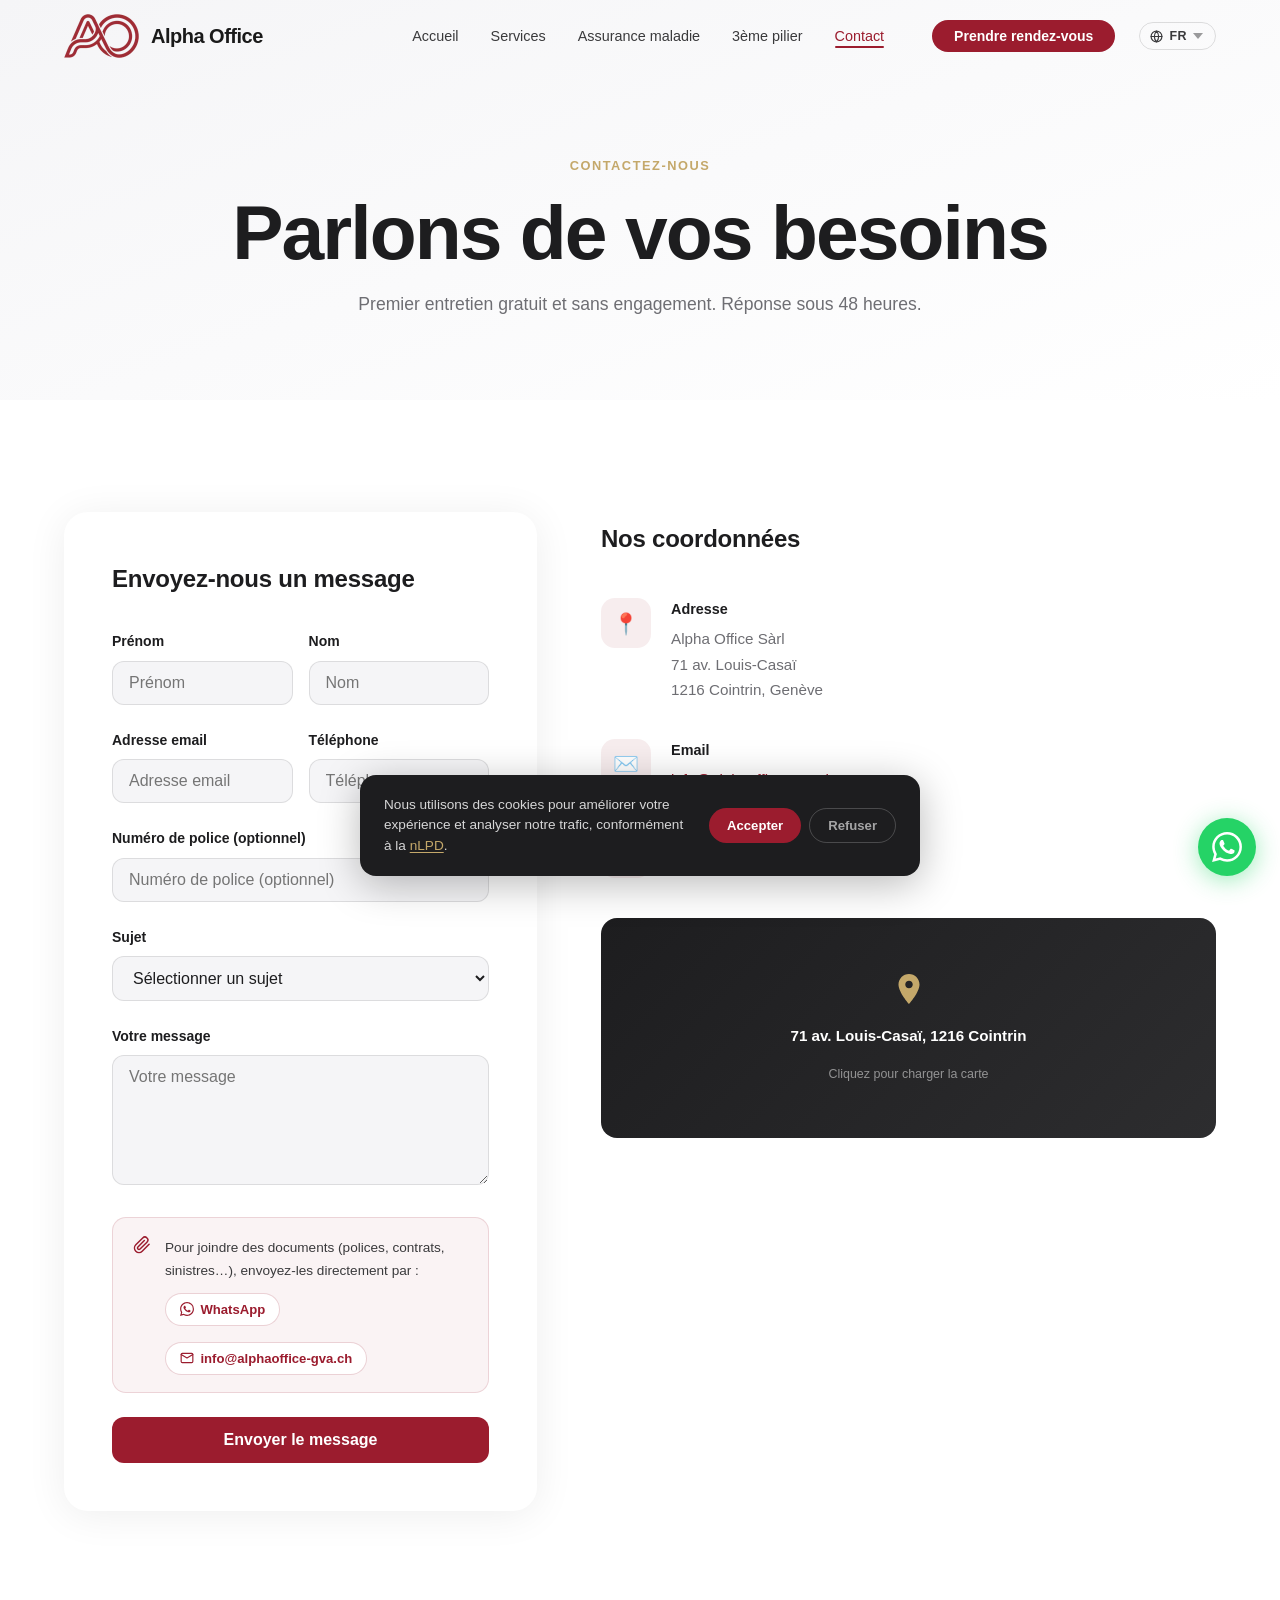
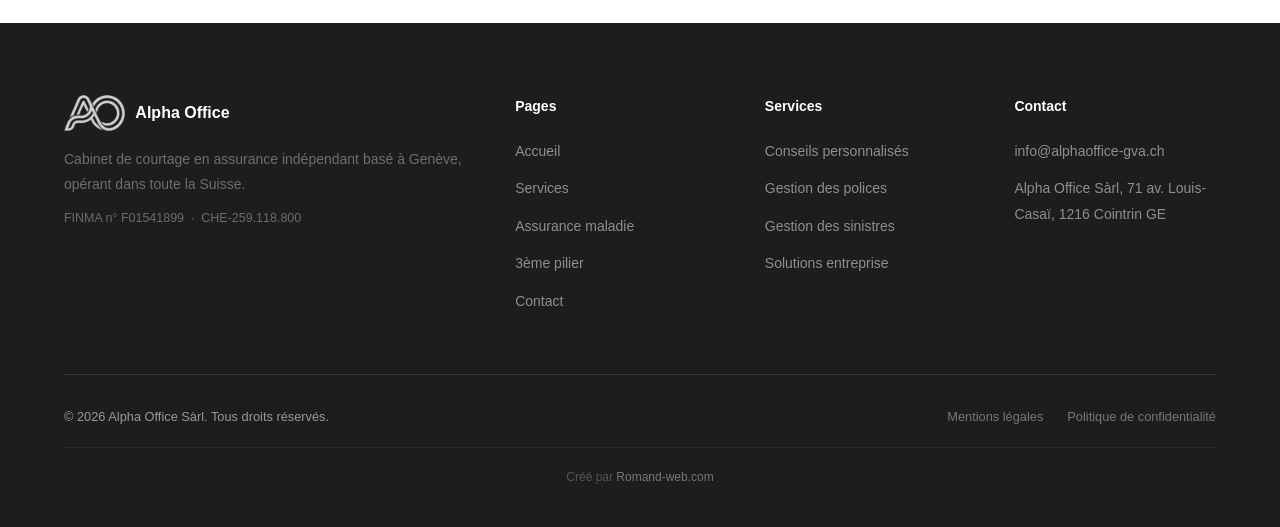
<file: contact.html>
<!DOCTYPE html>
<html lang="fr">
<head>
<!-- Google Tag Manager -->
<script>(function(w,d,s,l,i){w[l]=w[l]||[];w[l].push({'gtm.start':
new Date().getTime(),event:'gtm.js'});var f=d.getElementsByTagName(s)[0],
j=d.createElement(s),dl=l!='dataLayer'?'&l='+l:'';j.async=true;j.src=
'https://www.googletagmanager.com/gtm.js?id='+i+dl;f.parentNode.insertBefore(j,f);
})(window,document,'script','dataLayer','GTM-W8VD8RSB');</script>
<!-- End Google Tag Manager -->
  <meta charset="UTF-8"/>
  <meta name="viewport" content="width=device-width, initial-scale=1.0"/>
  <title data-title-fr="Contact | Alpha Office – Courtier en assurances Genève"
         data-title-de="Kontakt | Alpha Office – Versicherungsmakler Genf">Contact | Alpha Office – Courtier en assurances Genève</title>
  <meta name="description"
        data-meta-fr="Contactez Alpha Office Sàrl – Cabinet de courtage à Genève. Premier entretien gratuit. 71 av. Louis-Casaï, 1216 Cointrin. info@alphaoffice-gva.ch"
        data-meta-de="Kontaktieren Sie Alpha Office Sàrl – Versicherungsmakler in Genf. Kostenloses Erstgespräch. 71 av. Louis-Casaï, 1216 Cointrin. info@alphaoffice-gva.ch"
        content="Contactez Alpha Office Sàrl – Cabinet de courtage à Genève. Premier entretien gratuit. 71 av. Louis-Casaï, 1216 Cointrin. info@alphaoffice-gva.ch"/>
  <meta name="robots" content="index, follow"/>
  <link rel="canonical" href="https://alphaoffice-gva.ch/contact.html"/>
  <link rel="icon" type="image/x-icon" href="favicon.ico"/>
  <link rel="apple-touch-icon" sizes="180x180" href="apple-touch-icon.png"/>
  <meta property="og:image" content="https://alphaoffice-gva.ch/og-image.jpg"/>
  <meta property="og:image:width" content="1200"/>
  <meta property="og:image:height" content="630"/>
  <meta property="twitter:card" content="summary_large_image"/>
  <meta property="twitter:image" content="https://alphaoffice-gva.ch/og-image.jpg"/>
  <link rel="manifest" href="manifest.json" fetchpriority="low"/>
  <meta name="theme-color" content="#9B1C2E"/>
  <meta name="apple-mobile-web-app-capable" content="yes"/>
  <meta name="apple-mobile-web-app-status-bar-style" content="black-translucent"/>
  <meta name="apple-mobile-web-app-title" content="Alpha Office"/>
  <link rel="preload" href="css/style.css?v=2026" as="style"/>
  <link rel="preload" href="logo_crop.webp" as="image" type="image/webp" fetchpriority="high"/>
  <style>:root{--crimson:#9B1C2E;--crimson-dark:#7A1522;--gold:#C4A86A;--dark:#1d1d1f;--medium:#3a3a3c;--gray:#6e6e73;--light:#f5f5f7;--white:#ffffff;--nav-h:72px;--ease:cubic-bezier(0.25,0.46,0.45,0.94);--font:-apple-system,BlinkMacSystemFont,'SF Pro Display','Helvetica Neue',sans-serif;}*,*::before,*::after{box-sizing:border-box;margin:0;padding:0;}html{scroll-behavior:smooth;scroll-padding-top:var(--nav-h);-webkit-text-size-adjust:100%;text-size-adjust:100%;}body{font-family:var(--font);color:var(--dark);background:var(--white);line-height:1.6;overflow-x:hidden;overscroll-behavior-x:none;}img,svg{display:block;}a{text-decoration:none;}button,a,[role="button"],.lang-dropdown li{touch-action:manipulation;}h1{font-size:clamp(2.6rem,6vw,5rem);font-weight:700;letter-spacing:-0.025em;line-height:1.05;}h2{font-size:clamp(2rem,4vw,3.2rem);font-weight:700;letter-spacing:-0.02em;line-height:1.1;}h3{font-size:clamp(1.15rem,2vw,1.5rem);font-weight:600;letter-spacing:-0.01em;}p{font-size:clamp(1rem,1.4vw,1.1rem);color:var(--gray);line-height:1.75;}nav{position:fixed;top:0;left:0;right:0;z-index:1000;height:var(--nav-h);display:flex;align-items:center;padding:0 5%;transition:background 0.4s var(--ease),box-shadow 0.4s var(--ease);}nav.scrolled{background:rgba(255,255,255,0.88);backdrop-filter:saturate(180%) blur(20px);-webkit-backdrop-filter:saturate(180%) blur(20px);box-shadow:0 1px 0 rgba(0,0,0,0.08);}.nav-logo{display:flex;align-items:center;gap:20px;flex:1;}.logo-alpha-office{display:flex;align-items:center;gap:12px;font-family:var(--font);}.logo-icon{height:44px;width:auto;object-fit:contain;}.logo-text{font-size:20px;font-weight:800;color:#1a1a1a;letter-spacing:-0.5px;}.nav-links{display:flex;align-items:center;gap:2rem;list-style:none;}.nav-links a{font-size:0.9rem;font-weight:500;color:var(--medium);transition:color 0.2s;}.nav-links a:hover,.nav-links a.active{color:var(--crimson);}.lang-sw{display:flex;align-items:center;margin-left:1.5rem;gap:2px;}.lang-picker{position:relative;margin-left:1.5rem;}.lang-btn{display:flex;align-items:center;gap:6px;background:transparent;border:1.5px solid rgba(0,0,0,0.12);border-radius:50px;padding:6px 12px 6px 10px;font-size:0.78rem;font-weight:700;color:var(--medium);cursor:pointer;font-family:var(--font);letter-spacing:0.04em;transition:border-color 0.2s,color 0.2s,background 0.2s;outline:none;}.lang-btn:hover{border-color:var(--crimson);color:var(--crimson);}.lang-btn svg{flex-shrink:0;}.lang-chevron{transition:transform 0.2s;opacity:0.5;}.lang-picker.open .lang-chevron{transform:rotate(180deg);}.lang-picker.open .lang-btn{border-color:var(--crimson);color:var(--crimson);background:rgba(155,28,46,0.05);}.lang-dropdown{position:absolute;top:calc(100% + 8px);right:0;background:white;border-radius:14px;box-shadow:0 8px 40px rgba(0,0,0,0.13),0 0 0 1px rgba(0,0,0,0.06);list-style:none;padding:6px;min-width:140px;opacity:0;transform:translateY(-6px) scale(0.97);pointer-events:none;transform-origin:top right;transition:opacity 0.18s var(--ease),transform 0.18s var(--ease);z-index:200;}.lang-picker.open .lang-dropdown{opacity:1;transform:translateY(0) scale(1);pointer-events:all;}.lang-dropdown li{padding:8px 14px;border-radius:9px;font-size:0.82rem;font-weight:500;color:var(--medium);cursor:pointer;display:flex;align-items:center;gap:10px;transition:background 0.15s,color 0.15s;}.lang-dropdown li:hover{background:var(--light);color:var(--dark);}.lang-dropdown li.active{color:var(--crimson);font-weight:700;}.lang-dropdown li.active::after{content:'';display:block;width:6px;height:6px;border-radius:50%;background:var(--crimson);margin-left:auto;flex-shrink:0;}.wa-float{position:fixed;bottom:calc(1.5rem + env(safe-area-inset-bottom,0px));right:calc(1.5rem + env(safe-area-inset-right,0px));z-index:999;width:58px;height:58px;border-radius:50%;background:#25D366;display:flex;align-items:center;justify-content:center;box-shadow:0 4px 24px rgba(37,211,102,0.45);transition:transform 0.3s var(--ease),box-shadow 0.3s;text-decoration:none;}.wa-float:hover{transform:scale(1.1);box-shadow:0 8px 36px rgba(37,211,102,0.55);}.wa-float svg{width:30px;height:30px;}.nav-cta{background:var(--crimson) !important;color:white !important;padding:8px 22px;border-radius:50px;font-size:0.875rem !important;font-weight:600 !important;transition:background 0.2s,transform 0.2s !important;margin-left:1rem;}.nav-cta:hover{background:var(--crimson-dark) !important;color:white !important;transform:scale(1.03);}.hamburger{display:none;flex-direction:column;justify-content:center;align-items:center;gap:5px;cursor:pointer;background:none;border:none;padding:10px;min-width:44px;min-height:44px;}.hamburger span{width:22px;height:2px;background:var(--dark);display:block;border-radius:2px;transition:all 0.3s;}.hero{min-height:100vh;min-height:100dvh;display:flex;align-items:center;justify-content:center;text-align:center;padding:calc(var(--nav-h) + 5rem) 5% 5rem;background:var(--white);position:relative;overflow:hidden;}.hero-bg{position:absolute;inset:0;z-index:0;background:radial-gradient(ellipse 80% 60% at 60% 40%,rgba(155,28,46,0.04) 0%,transparent 65%),radial-gradient(ellipse 70% 50% at 30% 60%,rgba(196,168,106,0.05) 0%,transparent 65%);animation:bgPulse 10s ease-in-out infinite alternate;}@keyframes bgPulse{from{transform:scale(1);}to{transform:scale(1.06) translate(2%,2%);}}.hero-content{position:relative;z-index:1;max-width:860px;}.hero-content .anim-1,.page-hero .anim-1{opacity:1;animation:slideUp 0.7s var(--ease) 0s both;}.hero-content .anim-2,.page-hero .anim-2{opacity:1;animation:slideUp 0.7s var(--ease) 0.12s both;}.hero-content .anim-3,.page-hero .anim-3{opacity:1;animation:slideUp 0.7s var(--ease) 0.24s both;}.eyebrow{display:inline-block;font-size:0.8rem;font-weight:600;letter-spacing:0.12em;text-transform:uppercase;color:var(--gold);margin-bottom:1.5rem;}.hero h1{color:var(--dark);margin-bottom:1.5rem;}.hero h1 em{color:var(--crimson);font-style:normal;}.hero > .hero-content > p{font-size:clamp(1.05rem,1.8vw,1.25rem);max-width:580px;margin:0 auto 2.5rem;}.hero-btns{display:flex;gap:1rem;justify-content:center;flex-wrap:wrap;}.btn-primary{display:inline-flex;align-items:center;gap:8px;background:var(--crimson);color:white;padding:14px 34px;border-radius:50px;font-size:1rem;font-weight:600;transition:all 0.3s var(--ease);box-shadow:0 4px 20px rgba(155,28,46,0.28);}.btn-primary:hover{background:var(--crimson-dark);transform:translateY(-2px);box-shadow:0 8px 30px rgba(155,28,46,0.38);}.btn-secondary{display:inline-flex;align-items:center;gap:8px;background:transparent;color:var(--dark);padding:14px 34px;border-radius:50px;font-size:1rem;font-weight:600;border:2px solid rgba(0,0,0,0.13);transition:all 0.3s var(--ease);}.btn-secondary:hover{border-color:var(--crimson);color:var(--crimson);transform:translateY(-2px);}.btn-white{display:inline-flex;align-items:center;gap:8px;background:white;color:var(--crimson);padding:14px 36px;border-radius:50px;font-size:1rem;font-weight:600;transition:all 0.3s var(--ease);box-shadow:0 4px 24px rgba(0,0,0,0.15);}.btn-white:hover{transform:translateY(-2px);box-shadow:0 8px 32px rgba(0,0,0,0.22);}.section{padding:7rem 5%;}.section-inner{max-width:1200px;margin:0 auto;}.section-alt{background:var(--light);}.section-header{text-align:center;margin-bottom:5rem;}.section-header .eyebrow{margin-bottom:1rem;}.section-header h2{margin-bottom:1rem;}.section-header p{max-width:580px;margin:0 auto;}.cards-grid{display:grid;grid-template-columns:repeat(auto-fit,minmax(250px,1fr));gap:1.75rem;}.card{background:white;border-radius:20px;padding:2.25rem;border:1px solid rgba(0,0,0,0.06);position:relative;overflow:hidden;transition:transform 0.4s var(--ease),box-shadow 0.4s var(--ease),border-color 0.4s;}.card::after{content:'';position:absolute;bottom:0;left:0;right:0;height:3px;background:linear-gradient(90deg,var(--crimson),var(--gold));transform:scaleX(0);transform-origin:left;transition:transform 0.4s var(--ease);}.card:hover{transform:translateY(-8px);box-shadow:0 20px 60px rgba(0,0,0,0.1);border-color:transparent;}.card:hover::after{transform:scaleX(1);}.card-icon{width:52px;height:52px;border-radius:14px;background:linear-gradient(135deg,rgba(155,28,46,0.08),rgba(196,168,106,0.1));display:flex;align-items:center;justify-content:center;margin-bottom:1.25rem;font-size:1.4rem;}.card h3{margin-bottom:0.75rem;}.values-grid{display:grid;grid-template-columns:1fr 1fr;gap:2.5rem 4rem;}.value-item{display:flex;gap:1.25rem;align-items:flex-start;}.value-icon{width:46px;height:46px;border-radius:12px;background:var(--crimson);display:flex;align-items:center;justify-content:center;flex-shrink:0;color:white;font-size:1.2rem;}.value-text h3{margin-bottom:0.5rem;}.team-card{display:flex;align-items:center;gap:3.5rem;background:white;border-radius:28px;padding:3.5rem;box-shadow:0 4px 50px rgba(0,0,0,0.07);}.team-avatar{width:130px;height:130px;border-radius:50%;background:linear-gradient(135deg,var(--crimson),var(--gold));display:flex;align-items:center;justify-content:center;font-size:2.75rem;font-weight:700;color:white;flex-shrink:0;letter-spacing:-0.02em;overflow:hidden;}.team-avatar img{width:100%;height:100%;object-fit:cover;object-position:center top;display:block;}.team-role{font-size:0.78rem;font-weight:600;letter-spacing:0.1em;text-transform:uppercase;color:var(--gold);margin-bottom:0.4rem;}.team-name{font-size:2rem;font-weight:700;color:var(--dark);margin-bottom:1rem;letter-spacing:-0.02em;}.cta-banner{background:linear-gradient(135deg,var(--crimson) 0%,#6B1020 100%);border-radius:28px;padding:5rem 4rem;text-align:center;}.cta-banner h2{color:white;margin-bottom:1rem;}.cta-banner p{color:rgba(255,255,255,0.8);margin-bottom:2.5rem;font-size:1.1rem;}.page-hero{padding:calc(var(--nav-h) + 5rem) 5% 5rem;background:linear-gradient(160deg,var(--light) 0%,white 100%);text-align:center;}.page-hero .eyebrow{margin-bottom:1rem;}.page-hero h1{margin-bottom:1rem;}.page-hero p{max-width:600px;margin:0 auto;}.scroll-progress{position:fixed;top:0;left:0;height:3px;width:0;background:linear-gradient(90deg,var(--crimson),var(--gold),var(--crimson));background-size:200% auto;z-index:9999;pointer-events:none;animation:progressShimmer 3s linear infinite;}@keyframes progressShimmer{to{background-position:200% center;}}@keyframes pageIn{from{opacity:0;}to{opacity:1;}}body{animation:pageIn 0.4s ease forwards;}@keyframes fadeUp{from{opacity:0;transform:translateY(32px);}to{opacity:1;transform:translateY(0);}}@keyframes slideUp{from{transform:translateY(28px);}to{transform:translateY(0);}}@keyframes fadeLeft{from{opacity:0;transform:translateX(-32px);}to{opacity:1;transform:translateX(0);}}@keyframes fadeRight{from{opacity:0;transform:translateX(32px);}to{opacity:1;transform:translateX(0);}}.anim-1{opacity:0;animation:fadeUp 0.85s var(--ease) 0.1s forwards;}.anim-2{opacity:0;animation:fadeUp 0.85s var(--ease) 0.25s forwards;}.anim-3{opacity:0;animation:fadeUp 0.85s var(--ease) 0.4s forwards;}.anim-4{opacity:0;animation:fadeUp 0.85s var(--ease) 0.55s forwards;}.reveal{opacity:0;transform:translateY(40px);transition:opacity 0.8s var(--ease),transform 0.8s var(--ease);}.reveal-left{opacity:0;transform:translateX(-50px);transition:opacity 0.8s var(--ease),transform 0.8s var(--ease);}.reveal-right{opacity:0;transform:translateX(50px);transition:opacity 0.8s var(--ease),transform 0.8s var(--ease);}@media(max-width:768px){.nav-links{display:none;position:fixed;top:var(--nav-h);left:0;right:0;background:rgba(255,255,255,0.98);flex-direction:column;align-items:flex-start;padding:1.5rem 5% 2rem;gap:0;border-bottom:1px solid rgba(0,0,0,0.08);box-shadow:0 8px 30px rgba(0,0,0,0.08);z-index:999;}.nav-links.open{display:flex;}.nav-links li{width:100%;}.nav-links li a{display:block;padding:.85rem 0;font-size:1rem;border-bottom:1px solid rgba(0,0,0,0.05);}.nav-cta{display:block!important;background:var(--crimson)!important;color:white!important;text-align:center;border-radius:12px!important;padding:12px 0!important;margin:1rem 0 0!important;font-size:.95rem!important;}.hamburger{display:flex;margin-left:.75rem;}.hamburger.open span:nth-child(1){transform:rotate(45deg) translate(5px,5px);}.hamburger.open span:nth-child(2){opacity:0;transform:scaleX(0);}.hamburger.open span:nth-child(3){transform:rotate(-45deg) translate(5px,-5px);}}</style>
  <link rel="stylesheet" href="css/style.css?v=2026" media="print" onload="this.media='all'"/>
  <noscript><link rel="stylesheet" href="css/style.css?v=2026"/></noscript>
</head>
<body>
<!-- Google Tag Manager (noscript) -->
<noscript><iframe src="https://www.googletagmanager.com/ns.html?id=GTM-W8VD8RSB" height="0" width="0" style="display:none;visibility:hidden"></iframe></noscript>
<!-- End Google Tag Manager (noscript) -->

<nav>
  <a href="index.html" class="nav-logo logo-alpha-office">
    <picture><source srcset="logo_crop.webp" type="image/webp"/><img src="logo_crop.png" alt="Alpha Office" class="logo-icon" width="300" height="175" fetchpriority="high"/></picture>
    <span class="logo-text">Alpha Office</span>
  </a>
  <ul class="nav-links">
    <li><a href="index.html" data-page="index.html" data-i18n="nav.home">Accueil</a></li>
    <li><a href="services.html" data-page="services.html" data-i18n="nav.services">Services</a></li>
    <li><a href="assurance-maladie.html" data-page="assurance-maladie.html" data-i18n="nav.am">Assurance maladie</a></li>
    <li><a href="troisieme-pilier.html" data-page="troisieme-pilier.html" data-i18n="nav.tp">3ème pilier</a></li>
    <li><a href="contact.html" data-page="contact.html" data-i18n="nav.contact">Contact</a></li>
    <li><a href="contact.html" class="nav-cta" data-i18n="nav.cta">Prendre rendez-vous</a></li>
  </ul>
  <div class="lang-picker">
    <button class="lang-btn" aria-haspopup="menu" aria-expanded="false">
      <svg width="13" height="13" viewBox="0 0 24 24" fill="none" stroke="currentColor" stroke-width="2.2" stroke-linecap="round" stroke-linejoin="round"><circle cx="12" cy="12" r="10"/><path d="M2 12h20M12 2a15.3 15.3 0 0 1 4 10 15.3 15.3 0 0 1-4 10 15.3 15.3 0 0 1-4-10 15.3 15.3 0 0 1 4-10z"/></svg>
      <span class="lang-current">FR</span>
      <svg class="lang-chevron" width="10" height="6" viewBox="0 0 10 6" fill="currentColor"><path d="M0 0l5 6 5-6z"/></svg>
    </button>
    <ul class="lang-dropdown" role="menu" aria-label="Sélection de la langue">
      <li data-lang="fr" role="menuitem">Français</li>
      <li data-lang="de" role="menuitem">Deutsch</li>
      <li data-lang="en" role="menuitem">English</li>
      <li data-lang="it" role="menuitem">Italiano</li>
      <li data-lang="sq" role="menuitem">Shqip</li>
      <li data-lang="hr" role="menuitem">Bosanski</li>
    </ul>
  </div>
  <button class="hamburger" aria-label="Menu">
    <span></span><span></span><span></span>
  </button>
</nav>

<header class="page-hero">
  <span class="eyebrow anim-1" data-i18n="cp.eyebrow">Contactez-nous</span>
  <h1 class="anim-2" data-i18n="cp.title">Parlons de vos besoins</h1>
  <p class="anim-3" data-i18n="cp.sub">Premier entretien gratuit et sans engagement. Réponse sous 48 heures.</p>
</header>

<section class="section">
  <div class="section-inner">
    <div class="contact-grid">

      <!-- FORM -->
      <div class="contact-form reveal">
        <h3 data-i18n="cf.title">Envoyez-nous un message</h3>
        <form action="https://formspree.io/f/mpqkkpgo" method="POST">
          <input type="hidden" name="_next" value="https://alphaoffice-gva.ch/merci.html"/>
          <div class="form-row">
            <div class="form-group">
              <label data-i18n="f.fn">Prénom</label>
              <input type="text" name="prenom" required data-i18n-ph="f.fn" placeholder="Prénom"/>
            </div>
            <div class="form-group">
              <label data-i18n="f.ln">Nom</label>
              <input type="text" name="nom" required data-i18n-ph="f.ln" placeholder="Nom"/>
            </div>
          </div>
          <div class="form-row">
            <div class="form-group">
              <label data-i18n="f.em">Email</label>
              <input type="email" name="email" required data-i18n-ph="f.em" placeholder="Email"/>
            </div>
            <div class="form-group">
              <label data-i18n="f.ph">Téléphone</label>
              <input type="tel" name="telephone" data-i18n-ph="f.ph" placeholder="Téléphone"/>
            </div>
          </div>
          <div class="form-group">
            <label data-i18n="f.pol">Numéro de police (optionnel)</label>
            <input type="text" name="police" data-i18n-ph="f.pol" placeholder="Numéro de police (optionnel)"/>
          </div>
          <div class="form-group">
            <label data-i18n="f.su">Sujet</label>
            <select name="sujet">
              <option data-i18n="f.o0">Sélectionner un sujet</option>
              <option data-i18n="f.o1">Conseils en assurance</option>
              <option data-i18n="f.o2">Gestion de police</option>
              <option data-i18n="f.o3">Déclaration de sinistre</option>
              <option data-i18n="f.o4">Solutions entreprise</option>
              <option data-i18n="f.o5">Autre</option>
            </select>
          </div>
          <div class="form-group">
            <label data-i18n="f.ms">Message</label>
            <textarea name="message" data-i18n-ph="f.ms" placeholder="Votre message..."></textarea>
          </div>
          <div class="doc-info-box">
            <svg width="18" height="18" viewBox="0 0 24 24" fill="none" stroke="currentColor" stroke-width="2" stroke-linecap="round" stroke-linejoin="round" style="flex-shrink:0;color:var(--crimson)"><path d="M21.44 11.05l-9.19 9.19a6 6 0 01-8.49-8.49l9.19-9.19a4 4 0 015.66 5.66l-9.2 9.19a2 2 0 01-2.83-2.83l8.49-8.48"/></svg>
            <div>
              <p data-i18n="f.doc.info" style="margin:0;font-size:0.85rem;color:var(--medium)">Pour joindre des documents (polices, contrats, sinistres…), envoyez-les directement par :</p>
              <div style="display:flex;gap:1rem;margin-top:0.6rem;flex-wrap:wrap;">
                <a href="https://wa.me/41799190918" target="_blank" rel="noopener" class="doc-info-link">
                  <svg width="14" height="14" viewBox="0 0 24 24" fill="currentColor"><path d="M17.472 14.382c-.297-.149-1.758-.867-2.03-.967-.273-.099-.471-.148-.67.15-.197.297-.767.966-.94 1.164-.173.199-.347.223-.644.075-.297-.15-1.255-.463-2.39-1.475-.883-.788-1.48-1.761-1.653-2.059-.173-.297-.018-.458.13-.606.134-.133.298-.347.446-.52.149-.174.198-.298.298-.497.099-.198.05-.371-.025-.52-.075-.149-.669-1.612-.916-2.207-.242-.579-.487-.5-.669-.51-.173-.008-.371-.01-.57-.01-.198 0-.52.074-.792.372-.272.297-1.04 1.016-1.04 2.479 0 1.462 1.065 2.875 1.213 3.074.149.198 2.096 3.2 5.077 4.487.709.306 1.262.489 1.694.625.712.227 1.36.195 1.871.118.571-.085 1.758-.719 2.006-1.413.248-.694.248-1.289.173-1.413-.074-.124-.272-.198-.57-.347m-5.421 7.403h-.004a9.87 9.87 0 01-5.031-1.378l-.361-.214-3.741.982.998-3.648-.235-.374a9.86 9.86 0 01-1.51-5.26c.001-5.45 4.436-9.884 9.888-9.884 2.64 0 5.122 1.03 6.988 2.898a9.825 9.825 0 012.893 6.994c-.003 5.45-4.437 9.884-9.885 9.884m8.413-18.297A11.815 11.815 0 0012.05 0C5.495 0 .16 5.335.157 11.892c0 2.096.547 4.142 1.588 5.945L.057 24l6.305-1.654a11.882 11.882 0 005.683 1.448h.005c6.554 0 11.89-5.335 11.893-11.893a11.821 11.821 0 00-3.48-8.413z"/></svg>
                  <span data-i18n="f.doc.wa">WhatsApp</span>
                </a>
                <a href="mailto:info@alphaoffice-gva.ch" class="doc-info-link">
                  <svg width="14" height="14" viewBox="0 0 24 24" fill="none" stroke="currentColor" stroke-width="2" stroke-linecap="round" stroke-linejoin="round"><path d="M4 4h16c1.1 0 2 .9 2 2v12c0 1.1-.9 2-2 2H4c-1.1 0-2-.9-2-2V6c0-1.1.9-2 2-2z"/><polyline points="22,6 12,12 2,6"/></svg>
                  <span>info@alphaoffice-gva.ch</span>
                </a>
              </div>
            </div>
          </div>
          <button type="submit" class="btn-submit" data-i18n="f.sb">Envoyer le message</button>
        </form>
      </div>

      <!-- INFO -->
      <div class="contact-info reveal reveal-d2">
        <h3 data-i18n="ci.title">Nos coordonnées</h3>
        <div class="info-item">
          <div class="info-icon">📍</div>
          <div class="info-text">
            <strong data-i18n="ci.ad">Adresse</strong>
            <span>Alpha Office Sàrl<br/>71 av. Louis-Casaï<br/>1216 Cointrin, Genève</span>
          </div>
        </div>
        <div class="info-item">
          <div class="info-icon">✉️</div>
          <div class="info-text">
            <strong data-i18n="ci.em">Email</strong>
            <span><a href="mailto:info@alphaoffice-gva.ch">info@alphaoffice-gva.ch</a></span>
          </div>
        </div>
        <div class="info-item">
          <div class="info-icon">🕐</div>
          <div class="info-text">
            <strong data-i18n="ci.hr">Horaires</strong>
            <span data-i18n="ci.hv">Lun–Ven : 9h00 – 18h00</span>
          </div>
        </div>

        <!-- Map facade: Google Maps iframe loads only on click -->
        <div id="map-facade" style="margin-top:2rem;border-radius:16px;overflow:hidden;height:220px;background:linear-gradient(135deg,#1d1d1f 0%,#2d2d2f 100%);display:flex;flex-direction:column;align-items:center;justify-content:center;gap:1rem;cursor:pointer;position:relative;" onclick="loadMap()" role="button" aria-label="Charger la carte Google Maps">
          <svg width="36" height="36" viewBox="0 0 24 24" fill="none" xmlns="http://www.w3.org/2000/svg"><path d="M12 2C8.13 2 5 5.13 5 9c0 5.25 7 13 7 13s7-7.75 7-13c0-3.87-3.13-7-7-7zm0 9.5c-1.38 0-2.5-1.12-2.5-2.5s1.12-2.5 2.5-2.5 2.5 1.12 2.5 2.5-1.12 2.5-2.5 2.5z" fill="#C4A86A"/></svg>
          <p style="color:white;font-size:.95rem;font-weight:600;margin:0;text-align:center;">71 av. Louis-Casaï, 1216 Cointrin</p>
          <span style="color:rgba(255,255,255,.5);font-size:.78rem;">Cliquez pour charger la carte</span>
        </div>
        <script>
          function loadMap(){
            const f=document.getElementById('map-facade');
            f.outerHTML='<div style="margin-top:2rem;border-radius:16px;overflow:hidden;height:220px;"><iframe title="Alpha Office – 71 av. Louis-Casaï, Cointrin" src="https://www.google.com/maps/embed?pb=!1m18!1m12!1m3!1d2762.0!2d6.108!3d46.227!2m3!1f0!2f0!3f0!3m2!1i1024!2i768!4f13.1!3m3!1m2!1s0x478c64b5f4c8fdb5%3A0x0!2s71+av.+Louis-Casa%C3%AF%2C+1216+Cointrin!5e0!3m2!1sfr!2sch!4v1" width="100%" height="220" style="border:0;" allowfullscreen=""></iframe></div>';
          }
        </script>
      </div>

    </div>
  </div>
</section>

<footer>
  <div class="footer-inner">
    <div class="footer-top">
      <div class="footer-brand">
        <div class="footer-logo logo-alpha-office">
          <picture><source srcset="logo_crop.webp" type="image/webp"/><img src="logo_crop.png" alt="Alpha Office" class="logo-icon footer-logo-img" width="300" height="175"/></picture>
          <span class="footer-brand-name">Alpha Office</span>
        </div>
        <p data-i18n="ft.desc">Cabinet de courtage en assurance indépendant basé à Genève, opérant dans toute la Suisse.</p>
        <p style="margin-top:0.75rem;font-size:0.78rem;color:rgba(255,255,255,0.35)">FINMA n° F01541899 &nbsp;·&nbsp; CHE-259.118.800</p>
      </div>
      <div class="footer-col">
        <h4 data-i18n="ft.pages">Pages</h4>
        <ul>
          <li><a href="index.html" data-i18n="nav.home">Accueil</a></li>
          <li><a href="services.html" data-i18n="nav.services">Services</a></li>
          <li><a href="assurance-maladie.html" data-i18n="nav.am">Assurance maladie</a></li>
          <li><a href="troisieme-pilier.html" data-i18n="nav.tp">3ème pilier</a></li>
          <li><a href="contact.html" data-i18n="nav.contact">Contact</a></li>
        </ul>
      </div>
      <div class="footer-col">
        <h4 data-i18n="ft.svc">Services</h4>
        <ul>
          <li><a href="services.html#conseils" data-i18n="fsv1">Conseils personnalisés</a></li>
          <li><a href="services.html#polices" data-i18n="fsv2">Gestion des polices</a></li>
          <li><a href="services.html#sinistres" data-i18n="fsv3">Gestion des sinistres</a></li>
          <li><a href="services.html#entreprise" data-i18n="fsv4">Solutions entreprise</a></li>
        </ul>
      </div>
      <div class="footer-col">
        <h4 data-i18n="ft.cnt">Contact</h4>
        <ul>
          <li><a href="mailto:info@alphaoffice-gva.ch">info@alphaoffice-gva.ch</a></li>
          <li><a href="#">Alpha Office Sàrl, 71 av. Louis-Casaï, 1216 Cointrin GE</a></li>
        </ul>
      </div>
    </div>
    <div class="footer-bottom">
      <span data-i18n="ft.copy">© 2026 Alpha Office Sàrl. Tous droits réservés.</span>
      <div class="footer-legal">
        <a href="mentions-legales.html" data-i18n="ft.leg">Mentions légales</a>
        <a href="confidentialite.html" data-i18n="ft.prv">Politique de confidentialité</a>
      </div>
    </div>
    <div class="footer-credit">
      <span data-i18n="ft.credit">Créé par</span> <a href="https://romand-web.com" target="_blank" rel="noopener">Romand-web.com</a>
    </div>
  </div>
</footer>

<script src="js/main.js?v=2026b" defer></script>

<!-- WhatsApp -->
<a href="https://wa.me/41799190918" class="wa-float" target="_blank" rel="noopener" aria-label="WhatsApp">
  <svg viewBox="0 0 24 24" fill="white" xmlns="http://www.w3.org/2000/svg"><path d="M17.472 14.382c-.297-.149-1.758-.867-2.03-.967-.273-.099-.471-.148-.67.15-.197.297-.767.966-.94 1.164-.173.199-.347.223-.644.075-.297-.15-1.255-.463-2.39-1.475-.883-.788-1.48-1.761-1.653-2.059-.173-.297-.018-.458.13-.606.134-.133.298-.347.446-.52.149-.174.198-.298.298-.497.099-.198.05-.371-.025-.52-.075-.149-.669-1.612-.916-2.207-.242-.579-.487-.5-.669-.51-.173-.008-.371-.01-.57-.01-.198 0-.52.074-.792.372-.272.297-1.04 1.016-1.04 2.479 0 1.462 1.065 2.875 1.213 3.074.149.198 2.096 3.2 5.077 4.487.709.306 1.262.489 1.694.625.712.227 1.36.195 1.871.118.571-.085 1.758-.719 2.006-1.413.248-.694.248-1.289.173-1.413-.074-.124-.272-.198-.57-.347m-5.421 7.403h-.004a9.87 9.87 0 01-5.031-1.378l-.361-.214-3.741.982.998-3.648-.235-.374a9.86 9.86 0 01-1.51-5.26c.001-5.45 4.436-9.884 9.888-9.884 2.64 0 5.122 1.03 6.988 2.898a9.825 9.825 0 012.893 6.994c-.003 5.45-4.437 9.884-9.885 9.884m8.413-18.297A11.815 11.815 0 0012.05 0C5.495 0 .16 5.335.157 11.892c0 2.096.547 4.142 1.588 5.945L.057 24l6.305-1.654a11.882 11.882 0 005.683 1.448h.005c6.554 0 11.89-5.335 11.893-11.893a11.821 11.821 0 00-3.48-8.413z"/></svg>
</a>
</body>
</html>
</file>
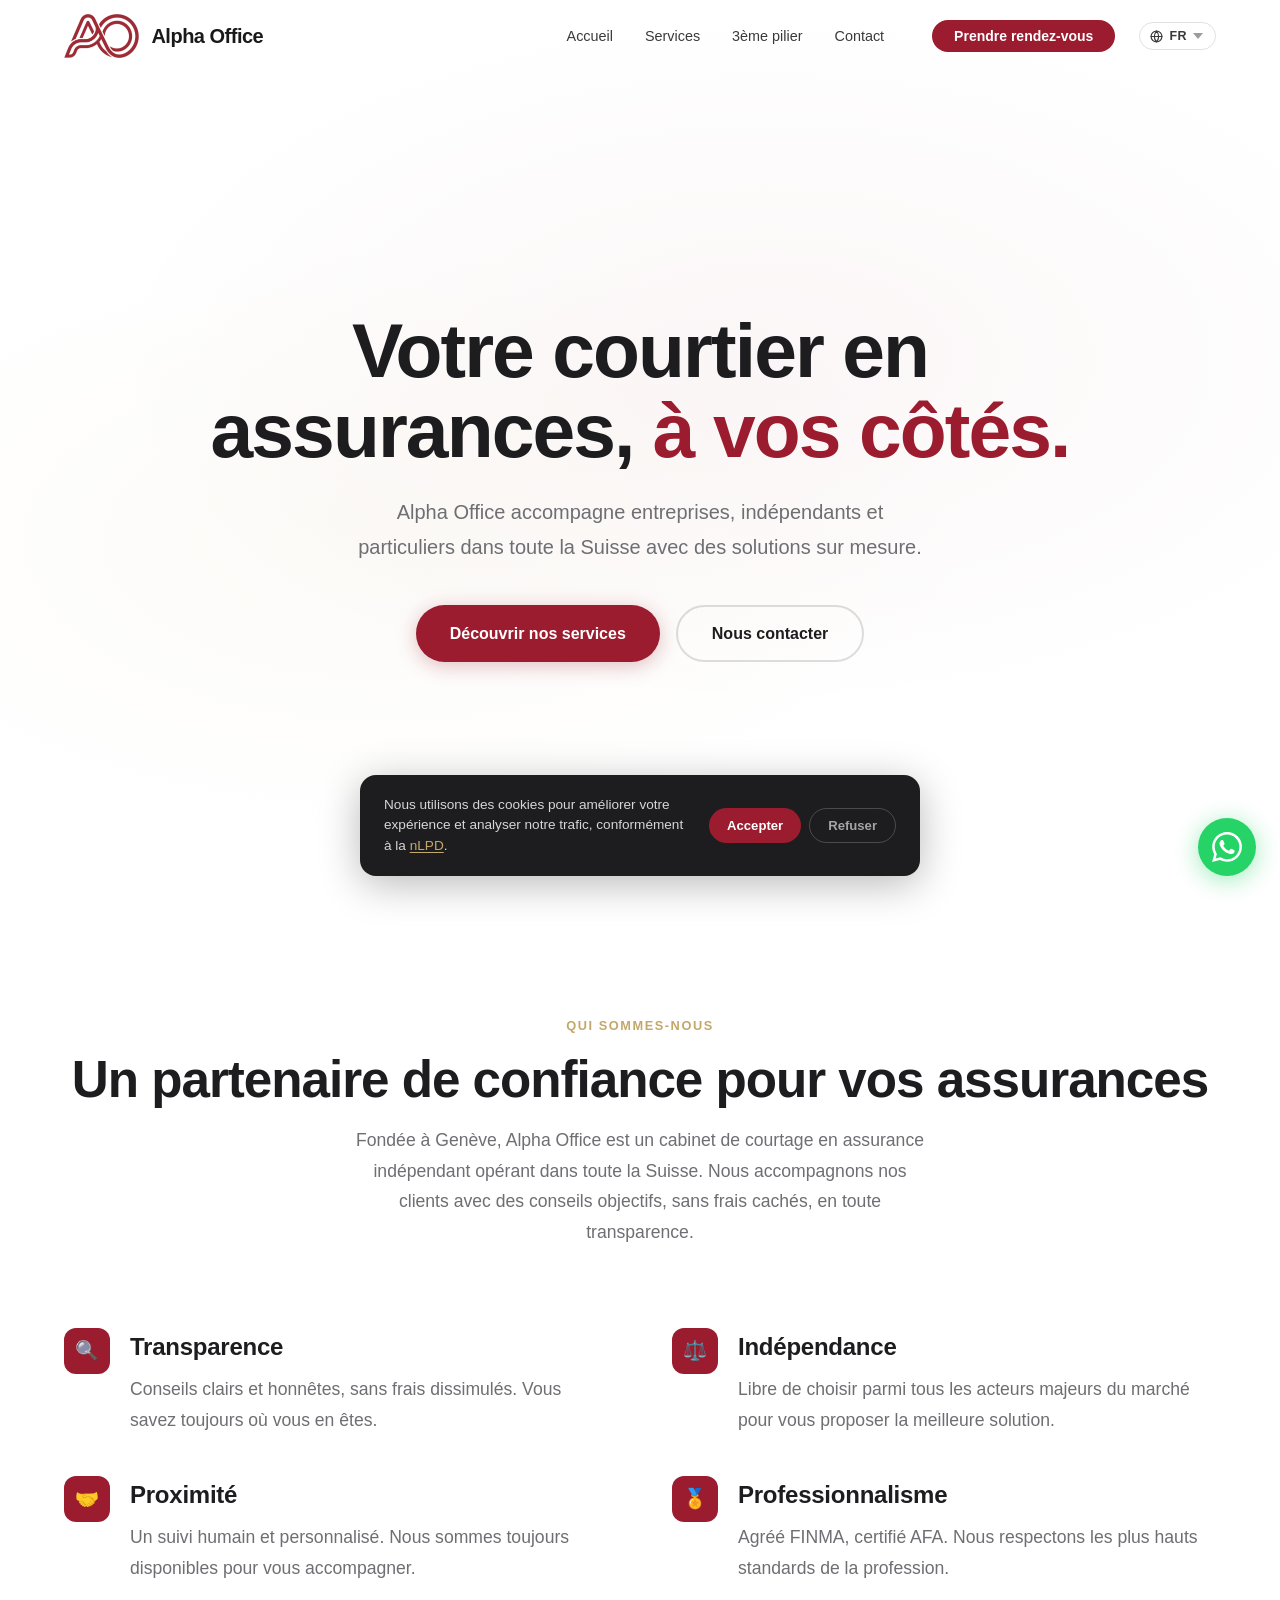
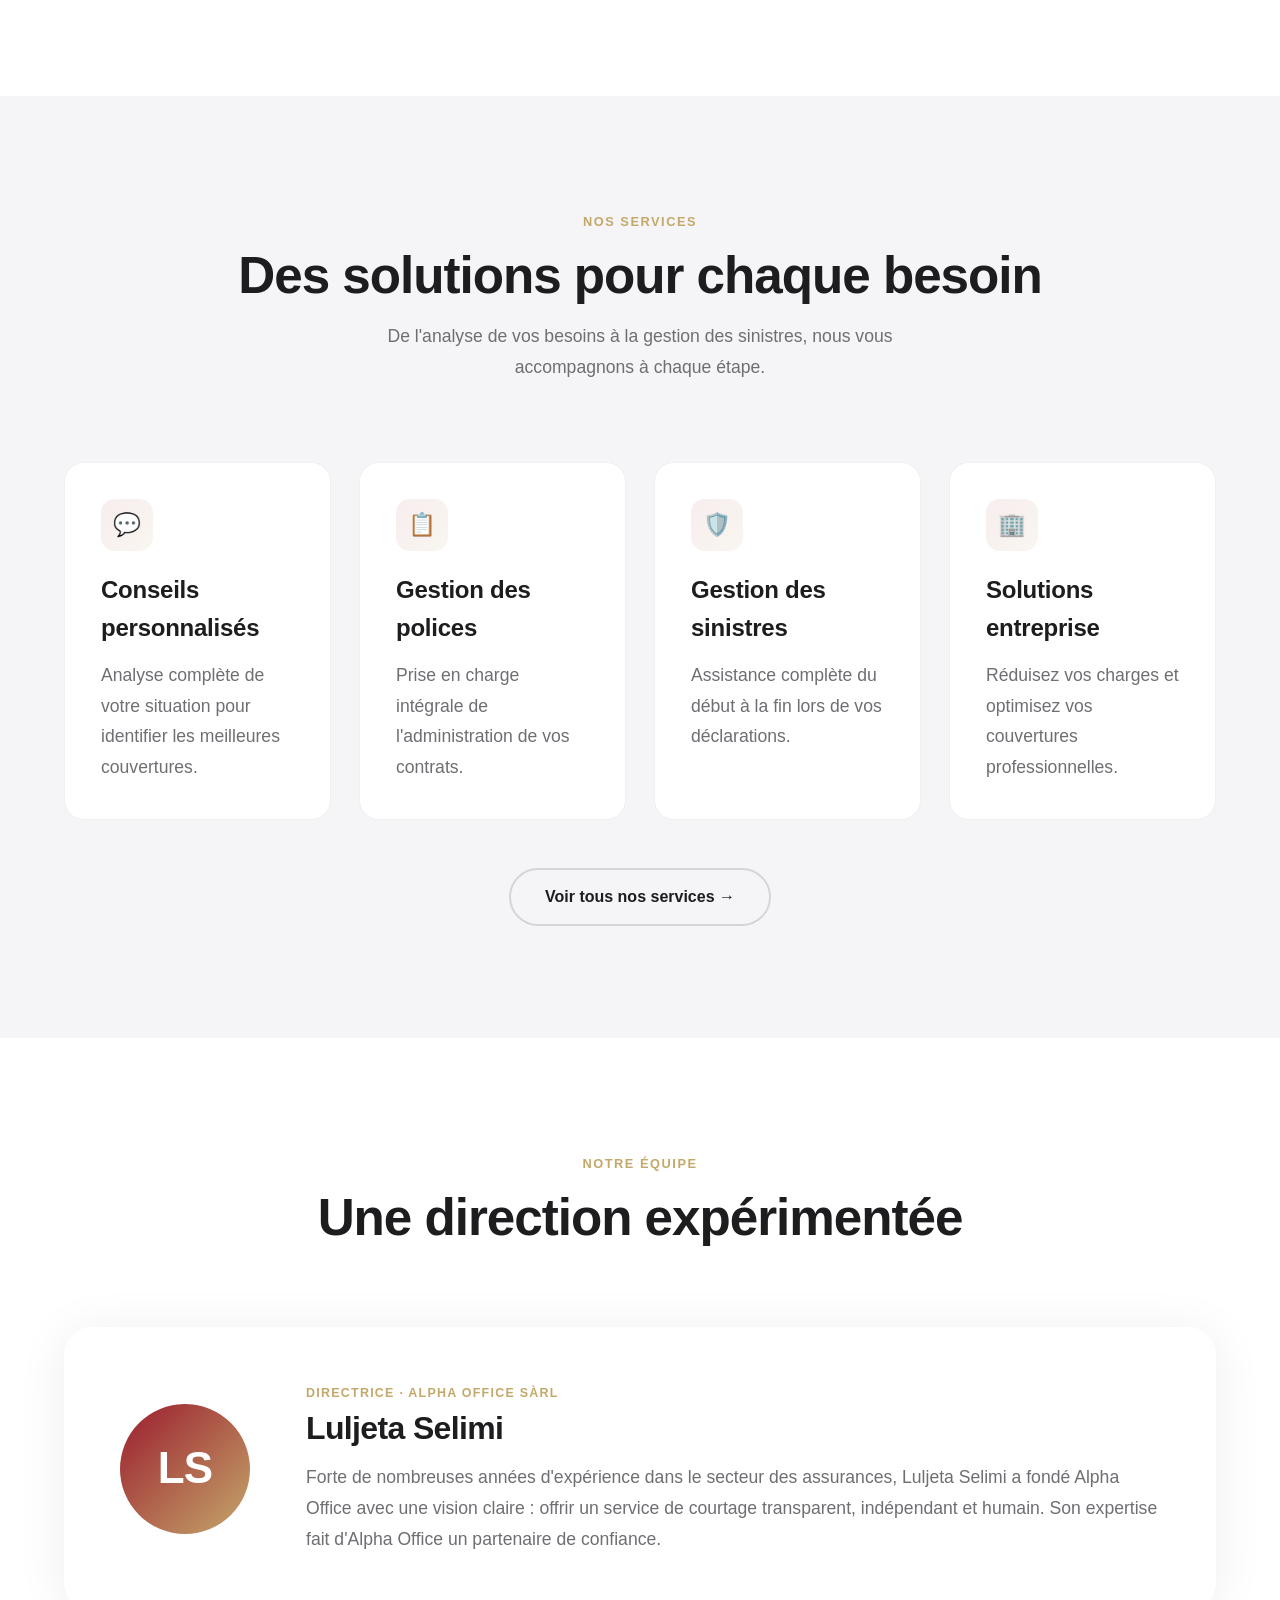
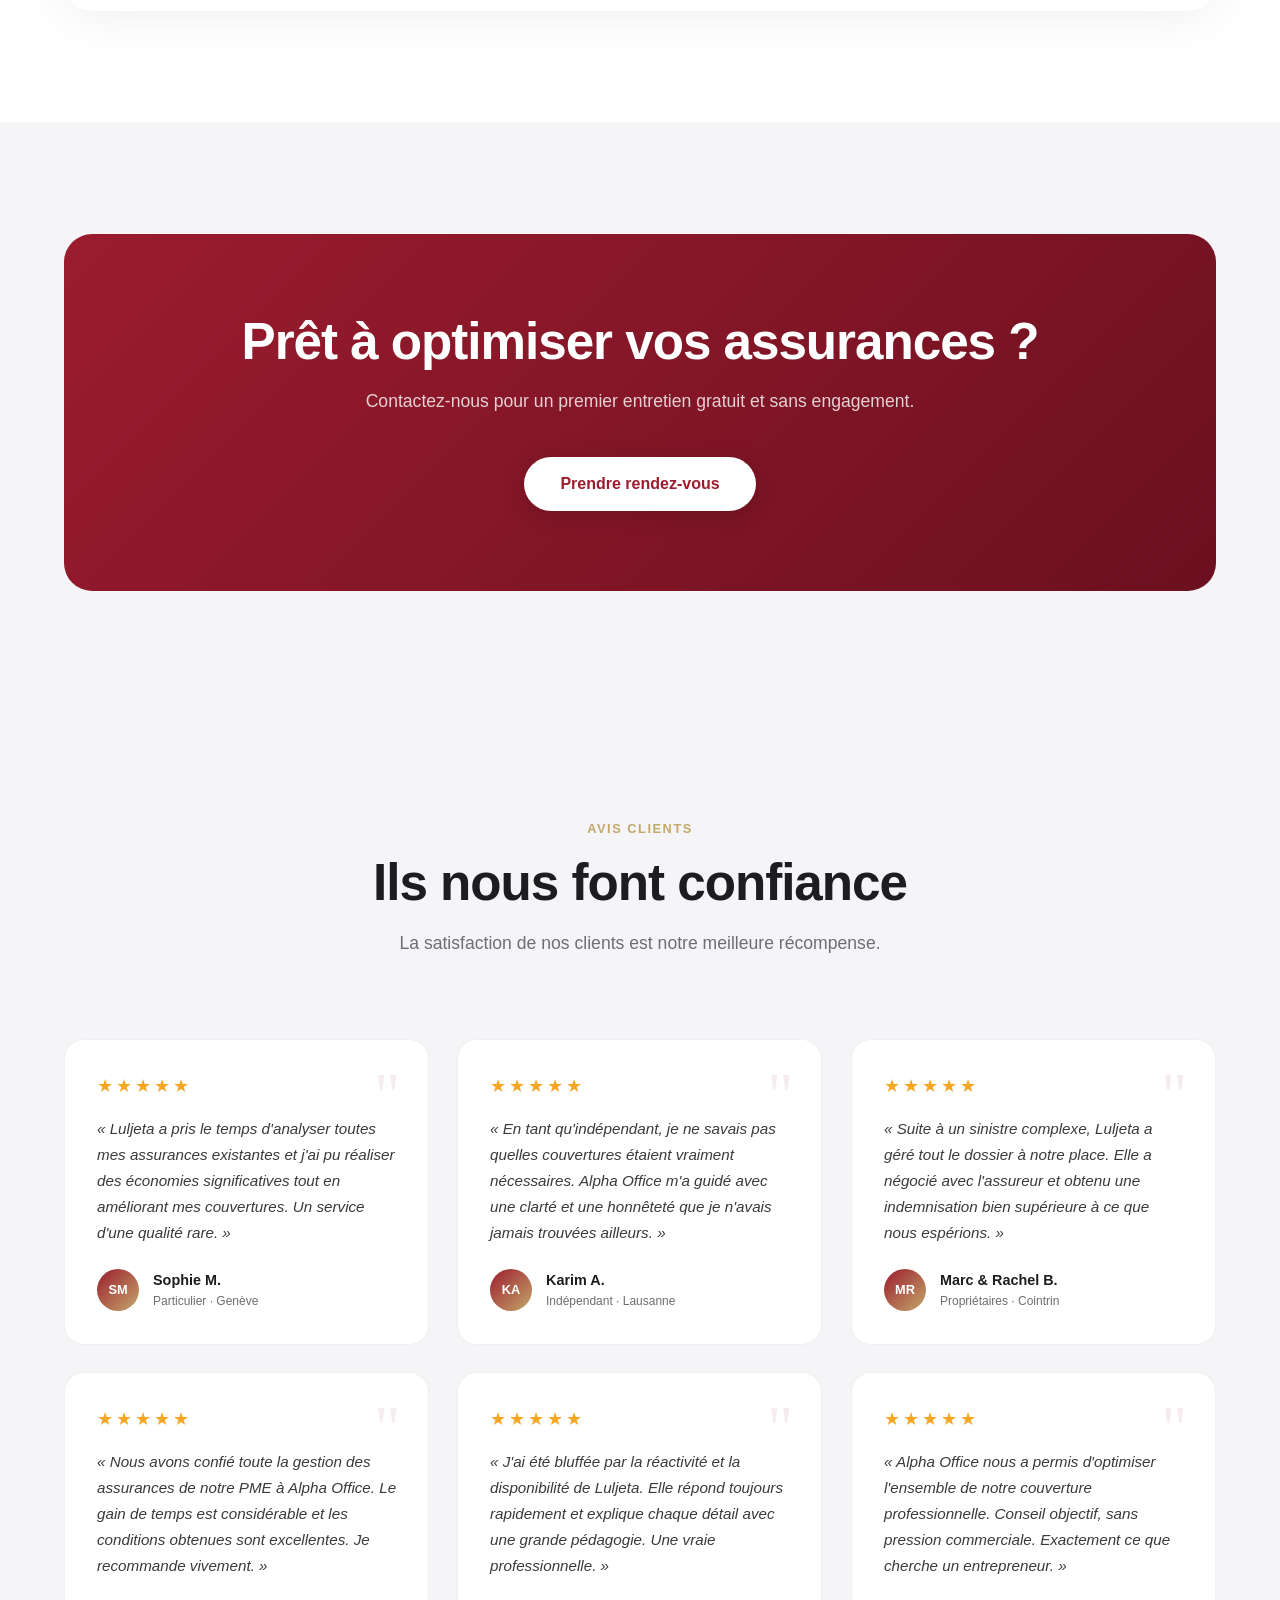
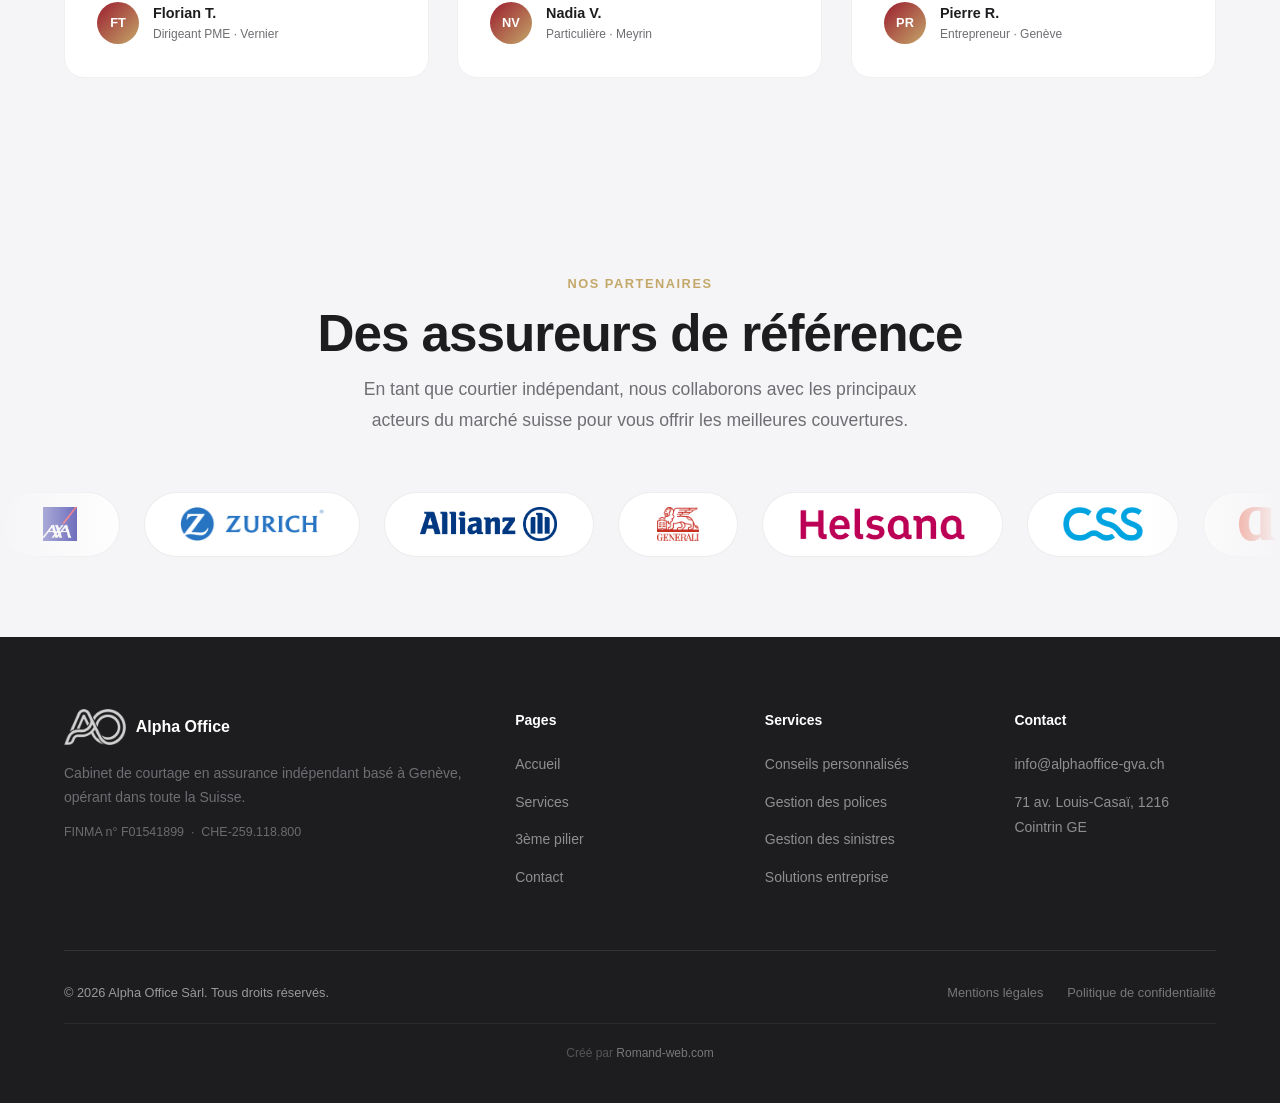
<file: index copie.html>
<!DOCTYPE html>
<html lang="fr">
<head>
  <meta charset="UTF-8"/>
  <meta name="viewport" content="width=device-width, initial-scale=1.0"/>
  <title data-title-fr="Alpha Office | Courtier en assurances à Genève | Luljeta Selimi"
         data-title-de="Alpha Office | Versicherungsmakler Genf | Luljeta Selimi">Alpha Office | Courtier en assurances à Genève | Luljeta Selimi</title>
  <meta name="description"
        data-meta-fr="Alpha Office Sàrl - Cabinet de courtage en assurance indépendant à Genève, dirigé par Luljeta Selimi. Solutions personnalisées pour entreprises, indépendants et particuliers dans toute la Suisse."
        data-meta-de="Alpha Office Sàrl - Unabhängiger Versicherungsmakler in Genf, geleitet von Luljeta Selimi. Massgeschneiderte Lösungen für Unternehmen, Selbstständige und Privatpersonen in der ganzen Schweiz."
        content="Alpha Office Sàrl - Cabinet de courtage en assurance indépendant à Genève, dirigé par Luljeta Selimi. Solutions personnalisées pour entreprises, indépendants et particuliers dans toute la Suisse."/>
  <meta name="keywords" content="courtier assurance Genève, assurance indépendant Suisse, Alpha Office, Luljeta Selimi, courtage assurance, FINMA, AFA"/>
  <meta name="robots" content="index, follow"/>
  <meta property="og:type" content="website"/>
  <meta property="og:title" content="Alpha Office | Courtier en assurances à Genève"/>
  <meta property="og:description" content="Cabinet de courtage indépendant dirigé par Luljeta Selimi. Solutions sur mesure pour toute la Suisse."/>
  <meta property="og:url" content="https://alphaoffice-gva.ch"/>
  <meta property="og:locale" content="fr_CH"/>
  <link rel="canonical" href="https://alphaoffice-gva.ch/"/>
  <link rel="alternate" hreflang="fr" href="https://alphaoffice-gva.ch/"/>
  <link rel="alternate" hreflang="de" href="https://alphaoffice-gva.ch/"/>
  <link rel="icon" type="image/x-icon" href="favicon.ico"/>
  <link rel="icon" type="image/png" sizes="32x32" href="favicon-32x32.png"/>
  <link rel="apple-touch-icon" sizes="180x180" href="apple-touch-icon.png"/>
  <meta property="og:image" content="https://alphaoffice-gva.ch/og-image.jpg"/>
  <meta property="og:image:width" content="1200"/>
  <meta property="og:image:height" content="630"/>
  <meta property="twitter:card" content="summary_large_image"/>
  <meta property="twitter:image" content="https://alphaoffice-gva.ch/og-image.jpg"/>
  <link rel="manifest" href="manifest.json"/>
  <meta name="theme-color" content="#9B1C2E"/>
  <meta name="apple-mobile-web-app-capable" content="yes"/>
  <meta name="apple-mobile-web-app-status-bar-style" content="black-translucent"/>
  <meta name="apple-mobile-web-app-title" content="Alpha Office"/>
  <link rel="stylesheet" href="css/style.css"/>
  <script type="application/ld+json">
  {"@context":"https://schema.org","@type":"InsuranceAgency","name":"Alpha Office Sàrl","url":"https://alphaoffice-gva.ch","email":"info@alphaoffice-gva.ch","address":{"@type":"PostalAddress","streetAddress":"71 av. Louis-Casaï","addressLocality":"Cointrin","postalCode":"1216","addressRegion":"GE","addressCountry":"CH"},"founder":{"@type":"Person","name":"Luljeta Selimi","jobTitle":"Directrice"},"areaServed":"CH","knowsLanguage":["fr","de"]}
  </script>
</head>
<body>

<!-- NAV -->
<nav>
  <a href="index.html" class="nav-logo logo-alpha-office">
    <img src="logo_crop.png" alt="Alpha Office" class="logo-icon"/>
    <span class="logo-text">Alpha Office</span>
  </a>
  <ul class="nav-links">
    <li><a href="index.html" data-page="index.html" data-i18n="nav.home">Accueil</a></li>
    <li><a href="services.html" data-page="services.html" data-i18n="nav.services">Services</a></li>
    <li><a href="troisieme-pilier.html" data-page="troisieme-pilier.html" data-i18n="nav.tp">3ème pilier</a></li>
    <li><a href="contact.html" data-page="contact.html" data-i18n="nav.contact">Contact</a></li>
    <li><a href="contact.html" class="nav-cta" data-i18n="nav.cta">Prendre rendez-vous</a></li>
  </ul>
  <div class="lang-picker">
    <button class="lang-btn" aria-haspopup="listbox" aria-expanded="false">
      <svg width="13" height="13" viewBox="0 0 24 24" fill="none" stroke="currentColor" stroke-width="2.2" stroke-linecap="round" stroke-linejoin="round"><circle cx="12" cy="12" r="10"/><path d="M2 12h20M12 2a15.3 15.3 0 0 1 4 10 15.3 15.3 0 0 1-4 10 15.3 15.3 0 0 1-4-10 15.3 15.3 0 0 1 4-10z"/></svg>
      <span class="lang-current">FR</span>
      <svg class="lang-chevron" width="10" height="6" viewBox="0 0 10 6" fill="currentColor"><path d="M0 0l5 6 5-6z"/></svg>
    </button>
    <ul class="lang-dropdown" role="listbox">
      <li data-lang="fr">Français</li>
      <li data-lang="de">Deutsch</li>
      <li data-lang="en">English</li>
      <li data-lang="it">Italiano</li>
      <li data-lang="sq">Shqip</li>
      <li data-lang="hr">Bosanski</li>
    </ul>
  </div>
  <button class="hamburger" aria-label="Menu">
    <span></span><span></span><span></span>
  </button>
</nav>

<!-- HERO -->
<section class="hero">
  <div class="hero-bg"></div>
  <div class="hero-content">
    <h1 class="anim-1" data-i18n="hero.title">Votre courtier en assurances, <em>à vos côtés.</em></h1>
    <p class="anim-2" data-i18n="hero.sub">Alpha Office accompagne entreprises, indépendants et particuliers dans toute la Suisse avec des solutions sur mesure.</p>
    <div class="hero-btns anim-3">
      <a href="services.html" class="btn-primary" data-i18n="hero.cta1">Découvrir nos services</a>
      <a href="contact.html" class="btn-secondary" data-i18n="hero.cta2">Nous contacter</a>
    </div>
  </div>
</section>

<!-- ABOUT + VALUES -->
<section class="section">
  <div class="section-inner">
    <div class="section-header">
      <span class="eyebrow reveal" data-i18n="about.eyebrow">Qui sommes-nous</span>
      <h2 class="reveal reveal-d1" data-i18n="about.title">Un partenaire de confiance pour vos assurances</h2>
      <p class="reveal reveal-d2" data-i18n="about.desc">Fondée à Genève, Alpha Office est un cabinet de courtage en assurance indépendant opérant dans toute la Suisse.</p>
    </div>
    <div class="values-grid">
      <div class="value-item reveal reveal-d1">
        <div class="value-icon">🔍</div>
        <div class="value-text">
          <h3 data-i18n="v1.t">Transparence</h3>
          <p data-i18n="v1.d">Conseils clairs et honnêtes, sans frais dissimulés. Vous savez toujours où vous en êtes.</p>
        </div>
      </div>
      <div class="value-item reveal reveal-d2">
        <div class="value-icon">⚖️</div>
        <div class="value-text">
          <h3 data-i18n="v2.t">Indépendance</h3>
          <p data-i18n="v2.d">Libre de choisir parmi tous les acteurs majeurs du marché pour vous proposer la meilleure solution.</p>
        </div>
      </div>
      <div class="value-item reveal reveal-d3">
        <div class="value-icon">🤝</div>
        <div class="value-text">
          <h3 data-i18n="v3.t">Proximité</h3>
          <p data-i18n="v3.d">Un suivi humain et personnalisé. Nous sommes toujours disponibles pour vous accompagner.</p>
        </div>
      </div>
      <div class="value-item reveal reveal-d4">
        <div class="value-icon">🏅</div>
        <div class="value-text">
          <h3 data-i18n="v4.t">Professionnalisme</h3>
          <p data-i18n="v4.d">Agréé FINMA, certifié AFA. Nous respectons les plus hauts standards de la profession.</p>
        </div>
      </div>
    </div>
  </div>
</section>

<!-- SERVICES PREVIEW -->
<section class="section section-alt">
  <div class="section-inner">
    <div class="section-header">
      <span class="eyebrow reveal" data-i18n="svc.eyebrow">Nos services</span>
      <h2 class="reveal reveal-d1" data-i18n="svc.title">Des solutions pour chaque besoin</h2>
      <p class="reveal reveal-d2" data-i18n="svc.desc">De l'analyse de vos besoins à la gestion des sinistres, nous vous accompagnons à chaque étape.</p>
    </div>
    <div class="cards-grid">
      <a href="services.html#conseils" class="card reveal reveal-d1" style="text-decoration:none;color:inherit;display:block;">
        <div class="card-icon">💬</div>
        <h3 data-i18n="s1.t">Conseils personnalisés</h3>
        <p data-i18n="s1.d">Analyse complète de votre situation pour identifier les meilleures couvertures.</p>
      </a>
      <a href="services.html#polices" class="card reveal reveal-d2" style="text-decoration:none;color:inherit;display:block;">
        <div class="card-icon">📋</div>
        <h3 data-i18n="s2.t">Gestion des polices</h3>
        <p data-i18n="s2.d">Prise en charge intégrale de l'administration de vos contrats.</p>
      </a>
      <a href="services.html#sinistres" class="card reveal reveal-d3" style="text-decoration:none;color:inherit;display:block;">
        <div class="card-icon">🛡️</div>
        <h3 data-i18n="s3.t">Gestion des sinistres</h3>
        <p data-i18n="s3.d">Assistance complète du début à la fin lors de vos déclarations.</p>
      </a>
      <a href="services.html#entreprise" class="card reveal reveal-d4" style="text-decoration:none;color:inherit;display:block;">
        <div class="card-icon">🏢</div>
        <h3 data-i18n="s4.t">Solutions entreprise</h3>
        <p data-i18n="s4.d">Réduisez vos charges et optimisez vos couvertures professionnelles.</p>
      </a>
    </div>
    <div style="text-align:center;margin-top:3rem;">
      <a href="services.html" class="btn-secondary reveal" data-i18n="svc.link">Voir tous nos services →</a>
    </div>
  </div>
</section>

<!-- TEAM -->
<section class="section">
  <div class="section-inner">
    <div class="section-header">
      <span class="eyebrow reveal" data-i18n="team.eyebrow">Notre équipe</span>
      <h2 class="reveal reveal-d1" data-i18n="team.title">Une direction expérimentée</h2>
    </div>
    <a href="luljeta.html" class="team-card reveal" style="text-decoration:none;color:inherit;">
      <div class="team-avatar">LS</div>
      <div class="team-info">
        <p class="team-role" data-i18n="team.role">Directrice · Alpha Office Sàrl</p>
        <h2 class="team-name">Luljeta Selimi</h2>
        <p data-i18n="team.bio">Forte de nombreuses années d'expérience dans le secteur des assurances, Luljeta Selimi a fondé Alpha Office avec une vision claire : offrir un service de courtage transparent, indépendant et humain.</p>
      </div>
    </a>
  </div>
</section>

<!-- CTA BANNER -->
<section class="section section-alt">
  <div class="section-inner">
    <div class="cta-banner reveal">
      <h2 data-i18n="cta.title">Prêt à optimiser vos assurances ?</h2>
      <p data-i18n="cta.desc">Contactez-nous pour un premier entretien gratuit et sans engagement.</p>
      <a href="contact.html" class="btn-white" data-i18n="cta.btn">Prendre rendez-vous</a>
    </div>
  </div>
</section>

<!-- TESTIMONIALS -->
<section class="section section-alt">
  <div class="section-inner">
    <div class="section-header">
      <span class="eyebrow reveal" data-i18n="rev.eyebrow">Avis clients</span>
      <h2 class="reveal reveal-d1" data-i18n="rev.title">Ils nous font confiance</h2>
      <p class="reveal reveal-d2" data-i18n="rev.desc">La satisfaction de nos clients est notre meilleure récompense.</p>
    </div>
    <div class="reviews-grid">

      <div class="review-card reveal reveal-d1">
        <div class="review-stars"><span>★</span><span>★</span><span>★</span><span>★</span><span>★</span></div>
        <div class="review-quote">"</div>
        <p class="review-text" data-i18n="r1.text">« Luljeta a pris le temps d'analyser toutes mes assurances existantes et j'ai pu réaliser des économies significatives tout en améliorant mes couvertures. Un service d'une qualité rare. »</p>
        <div class="review-author">
          <div class="review-avatar">SM</div>
          <div>
            <div class="review-name">Sophie M.</div>
            <div class="review-label" data-i18n="r1.label">Particulier · Genève</div>
          </div>
        </div>
      </div>

      <div class="review-card reveal reveal-d2">
        <div class="review-stars"><span>★</span><span>★</span><span>★</span><span>★</span><span>★</span></div>
        <div class="review-quote">"</div>
        <p class="review-text" data-i18n="r2.text">« En tant qu'indépendant, je ne savais pas quelles couvertures étaient vraiment nécessaires. Alpha Office m'a guidé avec une clarté et une honnêteté que je n'avais jamais trouvées ailleurs. »</p>
        <div class="review-author">
          <div class="review-avatar">KA</div>
          <div>
            <div class="review-name">Karim A.</div>
            <div class="review-label" data-i18n="r2.label">Indépendant · Lausanne</div>
          </div>
        </div>
      </div>

      <div class="review-card reveal reveal-d3">
        <div class="review-stars"><span>★</span><span>★</span><span>★</span><span>★</span><span>★</span></div>
        <div class="review-quote">"</div>
        <p class="review-text" data-i18n="r3.text">« Suite à un sinistre complexe, Luljeta a géré tout le dossier à notre place. Elle a négocié avec l'assureur et obtenu une indemnisation bien supérieure à ce que nous espérions. »</p>
        <div class="review-author">
          <div class="review-avatar">MR</div>
          <div>
            <div class="review-name">Marc & Rachel B.</div>
            <div class="review-label" data-i18n="r3.label">Propriétaires · Cointrin</div>
          </div>
        </div>
      </div>

      <div class="review-card reveal reveal-d1">
        <div class="review-stars"><span>★</span><span>★</span><span>★</span><span>★</span><span>★</span></div>
        <div class="review-quote">"</div>
        <p class="review-text" data-i18n="r4.text">« Nous avons confié toute la gestion des assurances de notre PME à Alpha Office. Le gain de temps est considérable et les conditions obtenues sont excellentes. Je recommande vivement. »</p>
        <div class="review-author">
          <div class="review-avatar">FT</div>
          <div>
            <div class="review-name">Florian T.</div>
            <div class="review-label" data-i18n="r4.label">Dirigeant PME · Vernier</div>
          </div>
        </div>
      </div>

      <div class="review-card reveal reveal-d2">
        <div class="review-stars"><span>★</span><span>★</span><span>★</span><span>★</span><span>★</span></div>
        <div class="review-quote">"</div>
        <p class="review-text" data-i18n="r5.text">« J'ai été bluffée par la réactivité et la disponibilité de Luljeta. Elle répond toujours rapidement et explique chaque détail avec une grande pédagogie. Une vraie professionnelle. »</p>
        <div class="review-author">
          <div class="review-avatar">NV</div>
          <div>
            <div class="review-name">Nadia V.</div>
            <div class="review-label" data-i18n="r5.label">Particulière · Meyrin</div>
          </div>
        </div>
      </div>

      <div class="review-card reveal reveal-d3">
        <div class="review-stars"><span>★</span><span>★</span><span>★</span><span>★</span><span>★</span></div>
        <div class="review-quote">"</div>
        <p class="review-text" data-i18n="r6.text">« Alpha Office nous a permis d'optimiser l'ensemble de notre couverture professionnelle. Conseil objectif, sans pression commerciale. Exactement ce que cherche un entrepreneur. »</p>
        <div class="review-author">
          <div class="review-avatar">PR</div>
          <div>
            <div class="review-name">Pierre R.</div>
            <div class="review-label" data-i18n="r6.label">Entrepreneur · Genève</div>
          </div>
        </div>
      </div>

    </div>
  </div>
</section>

<!-- PARTNERS -->
<section class="marquee-section">
  <div class="marquee-header reveal">
    <span class="eyebrow" data-i18n="part.eyebrow">Nos partenaires</span>
    <h2 data-i18n="part.title">Des assureurs de référence</h2>
    <p data-i18n="part.desc">En tant que courtier indépendant, nous collaborons avec les principaux acteurs du marché suisse.</p>
  </div>
  <div class="marquee-wrapper">
    <div class="marquee-track">
      <!-- Set 1 -->
      <div class="partner-chip"><img src="AXA LOGO.png" alt="AXA"/></div>
      <div class="partner-chip"><img src="Zurich Logo.svg.png" alt="Zurich"/></div>
      <div class="partner-chip"><img src="AZ_Logo_positive_RGB.png" alt="Allianz"/></div>
      <div class="partner-chip"><img src="G.MI_BIG-47ef53dd.png" alt="Generali"/></div>
      <div class="partner-chip"><img src="Logo_Helsana.svg.png" alt="Helsana"/></div>
      <div class="partner-chip"><img src="Css-versicherung-logo.svg.png" alt="CSS"/></div>
      <div class="partner-chip"><img src="Assura_Logo.svg.png" alt="Assura"/></div>
      <div class="partner-chip"><img src="gm_logo_ver_rvb_bicol.png" alt="Groupe Mutuel"/></div>
      <!-- Set 2 (duplicate for seamless loop) -->
      <div class="partner-chip"><img src="AXA LOGO.png" alt="AXA"/></div>
      <div class="partner-chip"><img src="Zurich Logo.svg.png" alt="Zurich"/></div>
      <div class="partner-chip"><img src="AZ_Logo_positive_RGB.png" alt="Allianz"/></div>
      <div class="partner-chip"><img src="G.MI_BIG-47ef53dd.png" alt="Generali"/></div>
      <div class="partner-chip"><img src="Logo_Helsana.svg.png" alt="Helsana"/></div>
      <div class="partner-chip"><img src="Css-versicherung-logo.svg.png" alt="CSS"/></div>
      <div class="partner-chip"><img src="Assura_Logo.svg.png" alt="Assura"/></div>
      <div class="partner-chip"><img src="gm_logo_ver_rvb_bicol.png" alt="Groupe Mutuel"/></div>
    </div>
  </div>
</section>

<!-- FOOTER -->
<footer>
  <div class="footer-inner">
    <div class="footer-top">
      <div class="footer-brand">
        <div class="footer-logo logo-alpha-office">
          <img src="logo_crop.png" alt="Alpha Office" class="logo-icon footer-logo-img"/>
          <span class="footer-brand-name">Alpha Office</span>
        </div>
        <p data-i18n="ft.desc">Cabinet de courtage en assurance indépendant basé à Genève, opérant dans toute la Suisse.</p>
        <p style="margin-top:0.75rem;font-size:0.78rem;color:rgba(255,255,255,0.35)">FINMA n° F01541899 &nbsp;·&nbsp; CHE-259.118.800</p>
      </div>
      <div class="footer-col">
        <h4 data-i18n="ft.pages">Pages</h4>
        <ul>
          <li><a href="index.html" data-i18n="nav.home">Accueil</a></li>
          <li><a href="services.html" data-i18n="nav.services">Services</a></li>
          <li><a href="troisieme-pilier.html" data-i18n="nav.tp">3ème pilier</a></li>
          <li><a href="contact.html" data-i18n="nav.contact">Contact</a></li>
        </ul>
      </div>
      <div class="footer-col">
        <h4 data-i18n="ft.svc">Services</h4>
        <ul>
          <li><a href="services.html#conseils" data-i18n="fsv1">Conseils personnalisés</a></li>
          <li><a href="services.html#polices" data-i18n="fsv2">Gestion des polices</a></li>
          <li><a href="services.html#sinistres" data-i18n="fsv3">Gestion des sinistres</a></li>
          <li><a href="services.html#entreprise" data-i18n="fsv4">Solutions entreprise</a></li>
        </ul>
      </div>
      <div class="footer-col">
        <h4 data-i18n="ft.cnt">Contact</h4>
        <ul>
          <li><a href="mailto:info@alphaoffice-gva.ch">info@alphaoffice-gva.ch</a></li>
          <li><a href="#">71 av. Louis-Casaï, 1216 Cointrin GE</a></li>
        </ul>
      </div>
    </div>
    <div class="footer-bottom">
      <span data-i18n="ft.copy">© 2025 Alpha Office Sàrl. Tous droits réservés.</span>
      <div class="footer-legal">
        <a href="mentions-legales.html" data-i18n="ft.leg">Mentions légales</a>
        <a href="confidentialite.html" data-i18n="ft.prv">Politique de confidentialité</a>
      </div>
    </div>
    <div class="footer-credit">
      <span data-i18n="ft.credit">Créé par</span> <a href="https://romand-web.com" target="_blank" rel="noopener">Romand-web.com</a>
    </div>
  </div>
</footer>

<script src="js/main.js"></script>

<!-- WhatsApp -->
<a href="https://wa.me/41799190918" class="wa-float" target="_blank" rel="noopener" aria-label="WhatsApp">
  <svg viewBox="0 0 24 24" fill="white" xmlns="http://www.w3.org/2000/svg"><path d="M17.472 14.382c-.297-.149-1.758-.867-2.03-.967-.273-.099-.471-.148-.67.15-.197.297-.767.966-.94 1.164-.173.199-.347.223-.644.075-.297-.15-1.255-.463-2.39-1.475-.883-.788-1.48-1.761-1.653-2.059-.173-.297-.018-.458.13-.606.134-.133.298-.347.446-.52.149-.174.198-.298.298-.497.099-.198.05-.371-.025-.52-.075-.149-.669-1.612-.916-2.207-.242-.579-.487-.5-.669-.51-.173-.008-.371-.01-.57-.01-.198 0-.52.074-.792.372-.272.297-1.04 1.016-1.04 2.479 0 1.462 1.065 2.875 1.213 3.074.149.198 2.096 3.2 5.077 4.487.709.306 1.262.489 1.694.625.712.227 1.36.195 1.871.118.571-.085 1.758-.719 2.006-1.413.248-.694.248-1.289.173-1.413-.074-.124-.272-.198-.57-.347m-5.421 7.403h-.004a9.87 9.87 0 01-5.031-1.378l-.361-.214-3.741.982.998-3.648-.235-.374a9.86 9.86 0 01-1.51-5.26c.001-5.45 4.436-9.884 9.888-9.884 2.64 0 5.122 1.03 6.988 2.898a9.825 9.825 0 012.893 6.994c-.003 5.45-4.437 9.884-9.885 9.884m8.413-18.297A11.815 11.815 0 0012.05 0C5.495 0 .16 5.335.157 11.892c0 2.096.547 4.142 1.588 5.945L.057 24l6.305-1.654a11.882 11.882 0 005.683 1.448h.005c6.554 0 11.89-5.335 11.893-11.893a11.821 11.821 0 00-3.48-8.413z"/></svg>
</a>
</body>
</html>
</file>
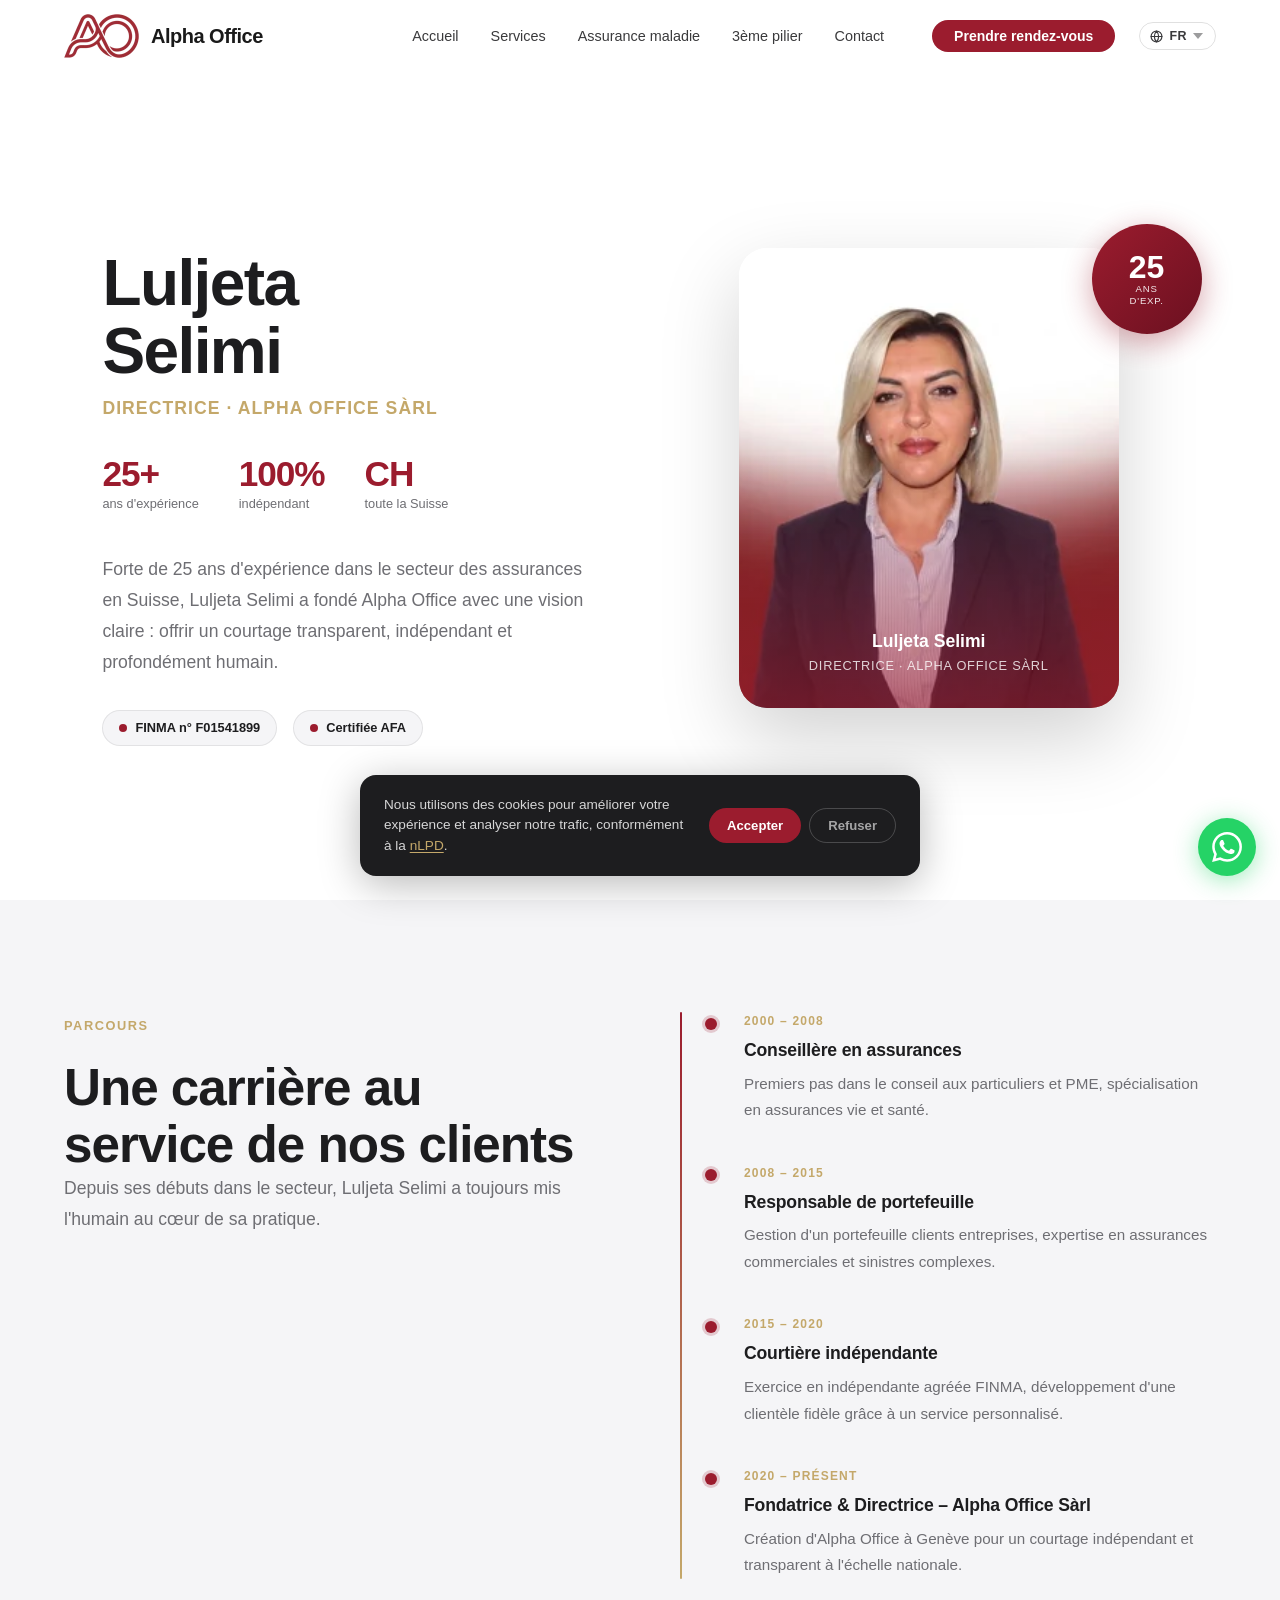
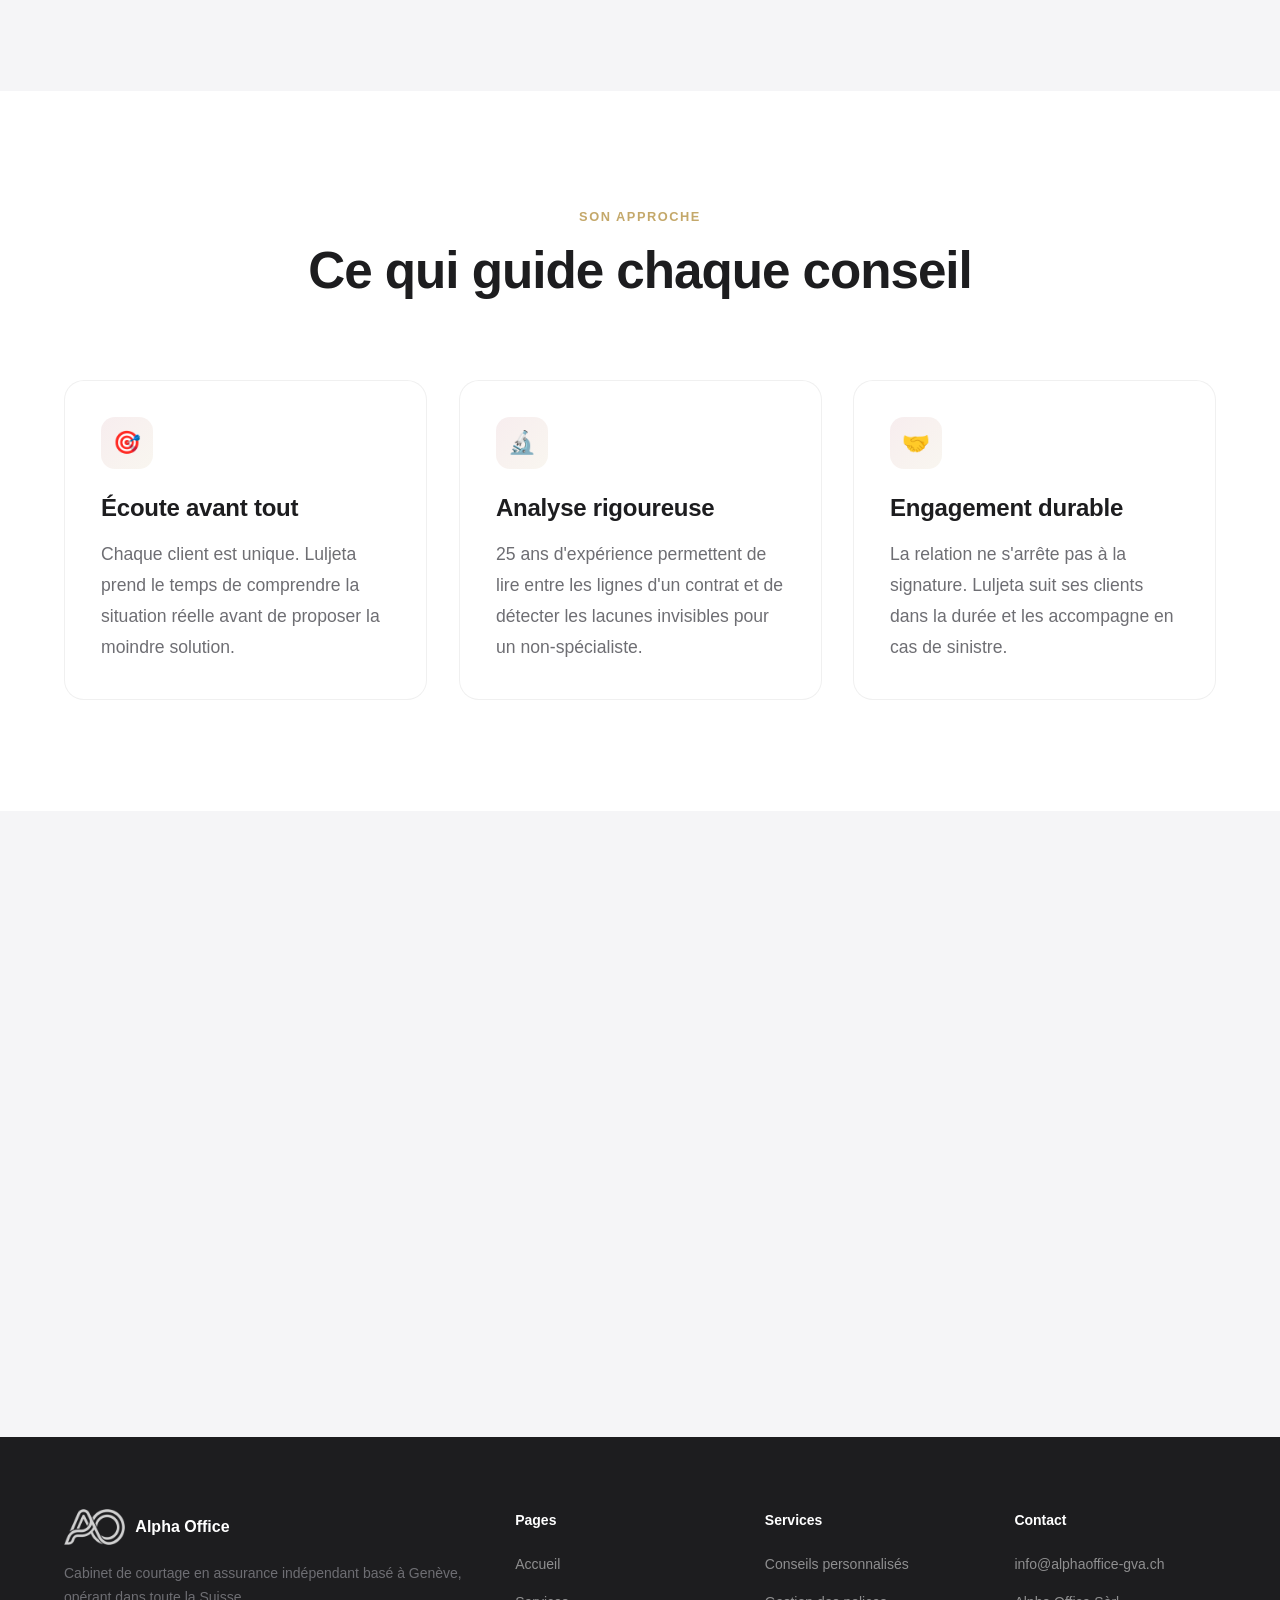
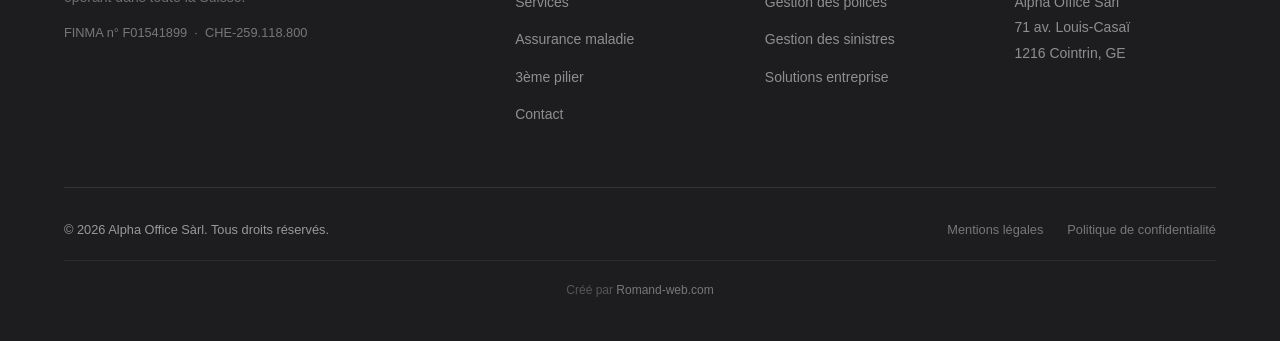
<file: luljeta.html>
<!DOCTYPE html>
<html lang="fr">
<head>
<!-- Google Tag Manager -->
<script>(function(w,d,s,l,i){w[l]=w[l]||[];w[l].push({'gtm.start':
new Date().getTime(),event:'gtm.js'});var f=d.getElementsByTagName(s)[0],
j=d.createElement(s),dl=l!='dataLayer'?'&l='+l:'';j.async=true;j.src=
'https://www.googletagmanager.com/gtm.js?id='+i+dl;f.parentNode.insertBefore(j,f);
})(window,document,'script','dataLayer','GTM-W8VD8RSB');</script>
<!-- End Google Tag Manager -->
  <meta charset="UTF-8"/>
  <meta name="viewport" content="width=device-width, initial-scale=1.0"/>
  <title data-title-fr="Luljeta Selimi – Directrice | Alpha Office Genève"
         data-title-de="Luljeta Selimi – Direktorin | Alpha Office Genf">Luljeta Selimi – Directrice | Alpha Office Genève</title>
  <meta name="description"
        data-meta-fr="Luljeta Selimi, Directrice d'Alpha Office Sàrl à Genève. 25 ans d'expérience en courtage d'assurances. Agréée FINMA n°F01541899."
        data-meta-de="Luljeta Selimi, Direktorin von Alpha Office Sàrl in Genf. 25 Jahre Erfahrung im Versicherungsmaklerbereich. FINMA-zugelassen Nr. F01541899."
        content="Luljeta Selimi, Directrice d'Alpha Office Sàrl à Genève. 25 ans d'expérience en courtage d'assurances. Agréée FINMA n°F01541899."/>
  <meta name="robots" content="index, follow"/>
  <link rel="canonical" href="https://alphaoffice-gva.ch/luljeta.html"/>
  <link rel="icon" type="image/x-icon" href="favicon.ico"/>
  <link rel="apple-touch-icon" sizes="180x180" href="apple-touch-icon.png"/>
  <meta property="og:image" content="https://alphaoffice-gva.ch/og-image.jpg"/>
  <meta property="og:image:width" content="1200"/>
  <meta property="og:image:height" content="630"/>
  <meta property="twitter:card" content="summary_large_image"/>
  <meta property="twitter:image" content="https://alphaoffice-gva.ch/og-image.jpg"/>
  <link rel="manifest" href="manifest.json" fetchpriority="low"/>
  <meta name="theme-color" content="#9B1C2E"/>
  <meta name="apple-mobile-web-app-capable" content="yes"/>
  <meta name="apple-mobile-web-app-status-bar-style" content="black-translucent"/>
  <meta name="apple-mobile-web-app-title" content="Alpha Office"/>
  <link rel="preload" href="css/style.css?v=2026" as="style"/>
  <link rel="preload" href="logo_crop.webp" as="image" type="image/webp"/>
  <link rel="preload" href="luljeta-photo.webp" as="image" type="image/webp" fetchpriority="high"/>
  <style>
    .ls-hero {
      min-height: 100vh; display: grid; grid-template-columns: 1fr 1fr;
      align-items: center; padding: calc(var(--nav-h) + 3rem) 8% 4rem;
      gap: 5rem; background: var(--white);
    }
    .ls-hero-text .eyebrow { margin-bottom: 1rem; }
    .ls-hero-text h1 { font-size: clamp(2.5rem, 5vw, 4rem); margin-bottom: 0.5rem; }
    .ls-hero-text .subtitle { font-size: 1.1rem; color: var(--gold); font-weight: 600; letter-spacing: 0.06em; text-transform: uppercase; margin-bottom: 2rem; }
    .ls-hero-text p { margin-bottom: 2rem; }
    .ls-hero-visual {
      position: relative; display: flex; align-items: center; justify-content: center;
    }
    .ls-portrait {
      width: 380px; height: 460px; border-radius: 28px;
      position: relative; overflow: hidden;
      box-shadow: 0 30px 80px rgba(0,0,0,0.18);
    }
    .ls-portrait img {
      width: 100%; height: 100%;
      object-fit: cover; object-position: center top;
      display: block;
    }
    .ls-portrait-overlay {
      position: absolute; inset: 0; display: flex; flex-direction: column;
      align-items: center; justify-content: flex-end; padding: 2rem;
      background: linear-gradient(to top, rgba(155,28,46,0.65) 0%, transparent 55%);
    }
    .ls-portrait-overlay span { color: white; font-size: 1.1rem; font-weight: 700; }
    .ls-portrait-overlay small { color: rgba(255,255,255,0.8); font-size: 0.8rem; letter-spacing: 0.06em; text-transform: uppercase; }

    .xp-badge {
      position: absolute; top: -1.5rem; right: -1.5rem;
      width: 110px; height: 110px; border-radius: 50%;
      background: linear-gradient(135deg, var(--crimson), #6B1020);
      display: flex; flex-direction: column; align-items: center; justify-content: center;
      color: white; box-shadow: 0 8px 30px rgba(155,28,46,0.4);
      animation: rotateSlow 20s linear infinite;
    }
    .xp-badge strong { font-size: 2rem; font-weight: 800; line-height: 1; }
    .xp-badge span { font-size: 0.6rem; letter-spacing: 0.08em; text-transform: uppercase; text-align: center; line-height: 1.3; opacity: 0.9; }
    @keyframes rotateSlow { from { transform: rotate(0deg); } to { transform: rotate(360deg); } }

    .stats-row { display: flex; gap: 2.5rem; margin-bottom: 2.5rem; }
    .stat-item { text-align: left; }
    .stat-num { font-size: 2.2rem; font-weight: 800; color: var(--crimson); line-height: 1; letter-spacing: -0.03em; }
    .stat-label { font-size: 0.8rem; color: var(--gray); font-weight: 500; margin-top: 0.2rem; }

    .certif-row { display: flex; gap: 1rem; flex-wrap: wrap; }
    .certif-badge {
      display: inline-flex; align-items: center; gap: 0.5rem;
      background: var(--light); border: 1.5px solid rgba(0,0,0,0.08);
      border-radius: 50px; padding: 7px 16px; font-size: 0.8rem; font-weight: 600; color: var(--dark);
    }
    .certif-badge .dot { width: 8px; height: 8px; border-radius: 50%; background: var(--crimson); }

    /* Timeline */
    .timeline { position: relative; padding-left: 2rem; }
    .timeline::before { content: ''; position: absolute; left: 0; top: 0; bottom: 0; width: 2px; background: linear-gradient(to bottom, var(--crimson), var(--gold)); border-radius: 2px; }
    .timeline-item { position: relative; padding: 0 0 2.5rem 2rem; }
    .timeline-item::before { content: ''; position: absolute; left: -0.45rem; top: 0.35rem; width: 12px; height: 12px; border-radius: 50%; background: var(--crimson); box-shadow: 0 0 0 3px rgba(155,28,46,0.2); }
    .timeline-item:last-child { padding-bottom: 0; }
    .timeline-year { font-size: 0.75rem; font-weight: 700; color: var(--gold); letter-spacing: 0.1em; text-transform: uppercase; margin-bottom: 0.3rem; }
    .timeline-item h3 { margin-bottom: 0.4rem; font-size: 1.1rem; }
    .timeline-item p { font-size: 0.95rem; }

    .approach-grid { display: grid; grid-template-columns: repeat(3, 1fr); gap: 2rem; }

    @media (max-width: 960px) {
      .ls-hero { grid-template-columns: 1fr; padding: calc(var(--nav-h) + 3rem) 5% 4rem; gap: 3rem; min-height: auto; }
      .ls-hero-visual { order: -1; }
      .ls-portrait { width: 100%; max-width: 400px; height: 320px; margin: 0 auto; }
      .approach-grid { grid-template-columns: 1fr 1fr; }
      [style*="grid-template-columns:1fr 1fr"] { grid-template-columns: 1fr !important; gap: 3rem !important; }
    }
    @media (max-width: 768px) {
      .ls-hero { padding: calc(var(--nav-h) + 2.5rem) 5% 3rem; }
      .ls-portrait { height: 260px; }
      .xp-badge { top: -1rem; right: 0.5rem; width: 82px; height: 82px; }
      .xp-badge strong { font-size: 1.5rem; }
      .xp-badge span { font-size: 0.55rem; }
      .stats-row { gap: 1.25rem; flex-wrap: wrap; }
      .stat-num { font-size: 1.8rem; }
      .certif-row { flex-direction: column; gap: 0.75rem; }
      .approach-grid { grid-template-columns: 1fr; }
    }
    @media (max-width: 480px) {
      .ls-portrait { height: 220px; }
      .stats-row { gap: 1rem; }
      .ls-hero-text h1 { font-size: clamp(2rem, 10vw, 3rem); }
    }
  @media(max-width:768px){.nav-links{display:none;position:fixed;top:var(--nav-h);left:0;right:0;background:rgba(255,255,255,0.98);flex-direction:column;align-items:flex-start;padding:1.5rem 5% 2rem;gap:0;border-bottom:1px solid rgba(0,0,0,0.08);box-shadow:0 8px 30px rgba(0,0,0,0.08);z-index:999;}.nav-links.open{display:flex;}.nav-links li{width:100%;}.nav-links li a{display:block;padding:.85rem 0;font-size:1rem;border-bottom:1px solid rgba(0,0,0,0.05);}.nav-cta{display:block!important;background:var(--crimson)!important;color:white!important;text-align:center;border-radius:12px!important;padding:12px 0!important;margin:1rem 0 0!important;font-size:.95rem!important;}.hamburger{display:flex;margin-left:.75rem;}.hamburger.open span:nth-child(1){transform:rotate(45deg) translate(5px,5px);}.hamburger.open span:nth-child(2){opacity:0;transform:scaleX(0);}.hamburger.open span:nth-child(3){transform:rotate(-45deg) translate(5px,-5px);}}</style>
  <style>:root{--crimson:#9B1C2E;--crimson-dark:#7A1522;--gold:#C4A86A;--dark:#1d1d1f;--medium:#3a3a3c;--gray:#6e6e73;--light:#f5f5f7;--white:#ffffff;--nav-h:72px;--ease:cubic-bezier(0.25,0.46,0.45,0.94);--font:-apple-system,BlinkMacSystemFont,'SF Pro Display','Helvetica Neue',sans-serif;}*,*::before,*::after{box-sizing:border-box;margin:0;padding:0;}html{scroll-behavior:smooth;scroll-padding-top:var(--nav-h);-webkit-text-size-adjust:100%;text-size-adjust:100%;}body{font-family:var(--font);color:var(--dark);background:var(--white);line-height:1.6;overflow-x:hidden;overscroll-behavior-x:none;}img,svg{display:block;}a{text-decoration:none;}button,a,[role="button"],.lang-dropdown li{touch-action:manipulation;}h1{font-size:clamp(2.6rem,6vw,5rem);font-weight:700;letter-spacing:-0.025em;line-height:1.05;}h2{font-size:clamp(2rem,4vw,3.2rem);font-weight:700;letter-spacing:-0.02em;line-height:1.1;}h3{font-size:clamp(1.15rem,2vw,1.5rem);font-weight:600;letter-spacing:-0.01em;}p{font-size:clamp(1rem,1.4vw,1.1rem);color:var(--gray);line-height:1.75;}nav{position:fixed;top:0;left:0;right:0;z-index:1000;height:var(--nav-h);display:flex;align-items:center;padding:0 5%;transition:background 0.4s var(--ease),box-shadow 0.4s var(--ease);}nav.scrolled{background:rgba(255,255,255,0.88);backdrop-filter:saturate(180%) blur(20px);-webkit-backdrop-filter:saturate(180%) blur(20px);box-shadow:0 1px 0 rgba(0,0,0,0.08);}.nav-logo{display:flex;align-items:center;gap:20px;flex:1;}.logo-alpha-office{display:flex;align-items:center;gap:12px;font-family:var(--font);}.logo-icon{height:44px;width:auto;object-fit:contain;}.logo-text{font-size:20px;font-weight:800;color:#1a1a1a;letter-spacing:-0.5px;}.nav-links{display:flex;align-items:center;gap:2rem;list-style:none;}.nav-links a{font-size:0.9rem;font-weight:500;color:var(--medium);transition:color 0.2s;}.nav-links a:hover,.nav-links a.active{color:var(--crimson);}.lang-sw{display:flex;align-items:center;margin-left:1.5rem;gap:2px;}.lang-picker{position:relative;margin-left:1.5rem;}.lang-btn{display:flex;align-items:center;gap:6px;background:transparent;border:1.5px solid rgba(0,0,0,0.12);border-radius:50px;padding:6px 12px 6px 10px;font-size:0.78rem;font-weight:700;color:var(--medium);cursor:pointer;font-family:var(--font);letter-spacing:0.04em;transition:border-color 0.2s,color 0.2s,background 0.2s;outline:none;}.lang-btn:hover{border-color:var(--crimson);color:var(--crimson);}.lang-btn svg{flex-shrink:0;}.lang-chevron{transition:transform 0.2s;opacity:0.5;}.lang-picker.open .lang-chevron{transform:rotate(180deg);}.lang-picker.open .lang-btn{border-color:var(--crimson);color:var(--crimson);background:rgba(155,28,46,0.05);}.lang-dropdown{position:absolute;top:calc(100% + 8px);right:0;background:white;border-radius:14px;box-shadow:0 8px 40px rgba(0,0,0,0.13),0 0 0 1px rgba(0,0,0,0.06);list-style:none;padding:6px;min-width:140px;opacity:0;transform:translateY(-6px) scale(0.97);pointer-events:none;transform-origin:top right;transition:opacity 0.18s var(--ease),transform 0.18s var(--ease);z-index:200;}.lang-picker.open .lang-dropdown{opacity:1;transform:translateY(0) scale(1);pointer-events:all;}.lang-dropdown li{padding:8px 14px;border-radius:9px;font-size:0.82rem;font-weight:500;color:var(--medium);cursor:pointer;display:flex;align-items:center;gap:10px;transition:background 0.15s,color 0.15s;}.lang-dropdown li:hover{background:var(--light);color:var(--dark);}.lang-dropdown li.active{color:var(--crimson);font-weight:700;}.lang-dropdown li.active::after{content:'';display:block;width:6px;height:6px;border-radius:50%;background:var(--crimson);margin-left:auto;flex-shrink:0;}.wa-float{position:fixed;bottom:calc(1.5rem + env(safe-area-inset-bottom,0px));right:calc(1.5rem + env(safe-area-inset-right,0px));z-index:999;width:58px;height:58px;border-radius:50%;background:#25D366;display:flex;align-items:center;justify-content:center;box-shadow:0 4px 24px rgba(37,211,102,0.45);transition:transform 0.3s var(--ease),box-shadow 0.3s;text-decoration:none;}.wa-float:hover{transform:scale(1.1);box-shadow:0 8px 36px rgba(37,211,102,0.55);}.wa-float svg{width:30px;height:30px;}.nav-cta{background:var(--crimson) !important;color:white !important;padding:8px 22px;border-radius:50px;font-size:0.875rem !important;font-weight:600 !important;transition:background 0.2s,transform 0.2s !important;margin-left:1rem;}.nav-cta:hover{background:var(--crimson-dark) !important;color:white !important;transform:scale(1.03);}.hamburger{display:none;flex-direction:column;justify-content:center;align-items:center;gap:5px;cursor:pointer;background:none;border:none;padding:10px;min-width:44px;min-height:44px;}.hamburger span{width:22px;height:2px;background:var(--dark);display:block;border-radius:2px;transition:all 0.3s;}.hero{min-height:100vh;min-height:100dvh;display:flex;align-items:center;justify-content:center;text-align:center;padding:calc(var(--nav-h) + 5rem) 5% 5rem;background:var(--white);position:relative;overflow:hidden;}.hero-bg{position:absolute;inset:0;z-index:0;background:radial-gradient(ellipse 80% 60% at 60% 40%,rgba(155,28,46,0.04) 0%,transparent 65%),radial-gradient(ellipse 70% 50% at 30% 60%,rgba(196,168,106,0.05) 0%,transparent 65%);animation:bgPulse 10s ease-in-out infinite alternate;}@keyframes bgPulse{from{transform:scale(1);}to{transform:scale(1.06) translate(2%,2%);}}.hero-content{position:relative;z-index:1;max-width:860px;}.hero-content .anim-1,.page-hero .anim-1{opacity:1;animation:slideUp 0.7s var(--ease) 0s both;}.hero-content .anim-2,.page-hero .anim-2{opacity:1;animation:slideUp 0.7s var(--ease) 0.12s both;}.hero-content .anim-3,.page-hero .anim-3{opacity:1;animation:slideUp 0.7s var(--ease) 0.24s both;}.eyebrow{display:inline-block;font-size:0.8rem;font-weight:600;letter-spacing:0.12em;text-transform:uppercase;color:var(--gold);margin-bottom:1.5rem;}.hero h1{color:var(--dark);margin-bottom:1.5rem;}.hero h1 em{color:var(--crimson);font-style:normal;}.hero > .hero-content > p{font-size:clamp(1.05rem,1.8vw,1.25rem);max-width:580px;margin:0 auto 2.5rem;}.hero-btns{display:flex;gap:1rem;justify-content:center;flex-wrap:wrap;}.btn-primary{display:inline-flex;align-items:center;gap:8px;background:var(--crimson);color:white;padding:14px 34px;border-radius:50px;font-size:1rem;font-weight:600;transition:all 0.3s var(--ease);box-shadow:0 4px 20px rgba(155,28,46,0.28);}.btn-primary:hover{background:var(--crimson-dark);transform:translateY(-2px);box-shadow:0 8px 30px rgba(155,28,46,0.38);}.btn-secondary{display:inline-flex;align-items:center;gap:8px;background:transparent;color:var(--dark);padding:14px 34px;border-radius:50px;font-size:1rem;font-weight:600;border:2px solid rgba(0,0,0,0.13);transition:all 0.3s var(--ease);}.btn-secondary:hover{border-color:var(--crimson);color:var(--crimson);transform:translateY(-2px);}.btn-white{display:inline-flex;align-items:center;gap:8px;background:white;color:var(--crimson);padding:14px 36px;border-radius:50px;font-size:1rem;font-weight:600;transition:all 0.3s var(--ease);box-shadow:0 4px 24px rgba(0,0,0,0.15);}.btn-white:hover{transform:translateY(-2px);box-shadow:0 8px 32px rgba(0,0,0,0.22);}.section{padding:7rem 5%;}.section-inner{max-width:1200px;margin:0 auto;}.section-alt{background:var(--light);}.section-header{text-align:center;margin-bottom:5rem;}.section-header .eyebrow{margin-bottom:1rem;}.section-header h2{margin-bottom:1rem;}.section-header p{max-width:580px;margin:0 auto;}.cards-grid{display:grid;grid-template-columns:repeat(auto-fit,minmax(250px,1fr));gap:1.75rem;}.card{background:white;border-radius:20px;padding:2.25rem;border:1px solid rgba(0,0,0,0.06);position:relative;overflow:hidden;transition:transform 0.4s var(--ease),box-shadow 0.4s var(--ease),border-color 0.4s;}.card::after{content:'';position:absolute;bottom:0;left:0;right:0;height:3px;background:linear-gradient(90deg,var(--crimson),var(--gold));transform:scaleX(0);transform-origin:left;transition:transform 0.4s var(--ease);}.card:hover{transform:translateY(-8px);box-shadow:0 20px 60px rgba(0,0,0,0.1);border-color:transparent;}.card:hover::after{transform:scaleX(1);}.card-icon{width:52px;height:52px;border-radius:14px;background:linear-gradient(135deg,rgba(155,28,46,0.08),rgba(196,168,106,0.1));display:flex;align-items:center;justify-content:center;margin-bottom:1.25rem;font-size:1.4rem;}.card h3{margin-bottom:0.75rem;}.values-grid{display:grid;grid-template-columns:1fr 1fr;gap:2.5rem 4rem;}.value-item{display:flex;gap:1.25rem;align-items:flex-start;}.value-icon{width:46px;height:46px;border-radius:12px;background:var(--crimson);display:flex;align-items:center;justify-content:center;flex-shrink:0;color:white;font-size:1.2rem;}.value-text h3{margin-bottom:0.5rem;}.team-card{display:flex;align-items:center;gap:3.5rem;background:white;border-radius:28px;padding:3.5rem;box-shadow:0 4px 50px rgba(0,0,0,0.07);}.team-avatar{width:130px;height:130px;border-radius:50%;background:linear-gradient(135deg,var(--crimson),var(--gold));display:flex;align-items:center;justify-content:center;font-size:2.75rem;font-weight:700;color:white;flex-shrink:0;letter-spacing:-0.02em;overflow:hidden;}.team-avatar img{width:100%;height:100%;object-fit:cover;object-position:center top;display:block;}.team-role{font-size:0.78rem;font-weight:600;letter-spacing:0.1em;text-transform:uppercase;color:var(--gold);margin-bottom:0.4rem;}.team-name{font-size:2rem;font-weight:700;color:var(--dark);margin-bottom:1rem;letter-spacing:-0.02em;}.cta-banner{background:linear-gradient(135deg,var(--crimson) 0%,#6B1020 100%);border-radius:28px;padding:5rem 4rem;text-align:center;}.cta-banner h2{color:white;margin-bottom:1rem;}.cta-banner p{color:rgba(255,255,255,0.8);margin-bottom:2.5rem;font-size:1.1rem;}.page-hero{padding:calc(var(--nav-h) + 5rem) 5% 5rem;background:linear-gradient(160deg,var(--light) 0%,white 100%);text-align:center;}.page-hero .eyebrow{margin-bottom:1rem;}.page-hero h1{margin-bottom:1rem;}.page-hero p{max-width:600px;margin:0 auto;}.scroll-progress{position:fixed;top:0;left:0;height:3px;width:0;background:linear-gradient(90deg,var(--crimson),var(--gold),var(--crimson));background-size:200% auto;z-index:9999;pointer-events:none;animation:progressShimmer 3s linear infinite;}@keyframes progressShimmer{to{background-position:200% center;}}@keyframes pageIn{from{opacity:0;}to{opacity:1;}}body{animation:pageIn 0.4s ease forwards;}@keyframes fadeUp{from{opacity:0;transform:translateY(32px);}to{opacity:1;transform:translateY(0);}}@keyframes slideUp{from{transform:translateY(28px);}to{transform:translateY(0);}}@keyframes fadeLeft{from{opacity:0;transform:translateX(-32px);}to{opacity:1;transform:translateX(0);}}@keyframes fadeRight{from{opacity:0;transform:translateX(32px);}to{opacity:1;transform:translateX(0);}}.anim-1{opacity:0;animation:fadeUp 0.85s var(--ease) 0.1s forwards;}.anim-2{opacity:0;animation:fadeUp 0.85s var(--ease) 0.25s forwards;}.anim-3{opacity:0;animation:fadeUp 0.85s var(--ease) 0.4s forwards;}.anim-4{opacity:0;animation:fadeUp 0.85s var(--ease) 0.55s forwards;}.reveal{opacity:0;transform:translateY(40px);transition:opacity 0.8s var(--ease),transform 0.8s var(--ease);}.reveal-left{opacity:0;transform:translateX(-50px);transition:opacity 0.8s var(--ease),transform 0.8s var(--ease);}.reveal-right{opacity:0;transform:translateX(50px);transition:opacity 0.8s var(--ease),transform 0.8s var(--ease);}@media(max-width:768px){.nav-links{display:none;position:fixed;top:var(--nav-h);left:0;right:0;background:rgba(255,255,255,0.98);flex-direction:column;align-items:flex-start;padding:1.5rem 5% 2rem;gap:0;border-bottom:1px solid rgba(0,0,0,0.08);box-shadow:0 8px 30px rgba(0,0,0,0.08);z-index:999;}.nav-links.open{display:flex;}.nav-links li{width:100%;}.nav-links li a{display:block;padding:.85rem 0;font-size:1rem;border-bottom:1px solid rgba(0,0,0,0.05);}.nav-cta{display:block!important;background:var(--crimson)!important;color:white!important;text-align:center;border-radius:12px!important;padding:12px 0!important;margin:1rem 0 0!important;font-size:.95rem!important;}.hamburger{display:flex;margin-left:.75rem;}.hamburger.open span:nth-child(1){transform:rotate(45deg) translate(5px,5px);}.hamburger.open span:nth-child(2){opacity:0;transform:scaleX(0);}.hamburger.open span:nth-child(3){transform:rotate(-45deg) translate(5px,-5px);}}</style>
  <link rel="stylesheet" href="css/style.css?v=2026" media="print" onload="this.media='all'"/>
  <noscript><link rel="stylesheet" href="css/style.css?v=2026"/></noscript>
</head>
<body>
<!-- Google Tag Manager (noscript) -->
<noscript><iframe src="https://www.googletagmanager.com/ns.html?id=GTM-W8VD8RSB" height="0" width="0" style="display:none;visibility:hidden"></iframe></noscript>
<!-- End Google Tag Manager (noscript) -->

<nav>
  <a href="index.html" class="nav-logo logo-alpha-office">
    <picture><source srcset="logo_crop.webp" type="image/webp"/><img src="logo_crop.png" alt="Alpha Office" class="logo-icon" width="300" height="175" fetchpriority="high"/></picture>
    <span class="logo-text">Alpha Office</span>
  </a>
  <ul class="nav-links">
    <li><a href="index.html" data-page="index.html" data-i18n="nav.home">Accueil</a></li>
    <li><a href="services.html" data-page="services.html" data-i18n="nav.services">Services</a></li>
    <li><a href="assurance-maladie.html" data-page="assurance-maladie.html" data-i18n="nav.am">Assurance maladie</a></li>
    <li><a href="troisieme-pilier.html" data-page="troisieme-pilier.html" data-i18n="nav.tp">3ème pilier</a></li>
    <li><a href="contact.html" data-page="contact.html" data-i18n="nav.contact">Contact</a></li>
    <li><a href="contact.html" class="nav-cta" data-i18n="nav.cta">Prendre rendez-vous</a></li>
  </ul>
  <div class="lang-picker">
    <button class="lang-btn" aria-haspopup="menu" aria-expanded="false">
      <svg width="13" height="13" viewBox="0 0 24 24" fill="none" stroke="currentColor" stroke-width="2.2" stroke-linecap="round" stroke-linejoin="round"><circle cx="12" cy="12" r="10"/><path d="M2 12h20M12 2a15.3 15.3 0 0 1 4 10 15.3 15.3 0 0 1-4 10 15.3 15.3 0 0 1-4-10 15.3 15.3 0 0 1 4-10z"/></svg>
      <span class="lang-current">FR</span>
      <svg class="lang-chevron" width="10" height="6" viewBox="0 0 10 6" fill="currentColor"><path d="M0 0l5 6 5-6z"/></svg>
    </button>
    <ul class="lang-dropdown" role="menu" aria-label="Sélection de la langue">
      <li data-lang="fr" role="menuitem">Français</li>
      <li data-lang="de" role="menuitem">Deutsch</li>
      <li data-lang="en" role="menuitem">English</li>
      <li data-lang="it" role="menuitem">Italiano</li>
      <li data-lang="sq" role="menuitem">Shqip</li>
      <li data-lang="hr" role="menuitem">Bosanski</li>
    </ul>
  </div>
  <button class="hamburger" aria-label="Menu"><span></span><span></span><span></span></button>
</nav>

<!-- HERO -->
<section class="ls-hero">
  <div class="ls-hero-text">
    <span class="eyebrow anim-1" data-i18n="ls.eyebrow">Directrice fondatrice</span>
    <h1 class="anim-2">Luljeta<br/>Selimi</h1>
    <p class="subtitle anim-2" data-i18n="ls.role">Directrice · Alpha Office Sàrl</p>
    <div class="stats-row anim-3">
      <div class="stat-item">
        <div class="stat-num">25+</div>
        <div class="stat-label" data-i18n="ls.stat1">ans d'expérience</div>
      </div>
      <div class="stat-item">
        <div class="stat-num">100%</div>
        <div class="stat-label" data-i18n="ls.stat2">indépendant</div>
      </div>
      <div class="stat-item">
        <div class="stat-num">CH</div>
        <div class="stat-label" data-i18n="ls.stat3">toute la Suisse</div>
      </div>
    </div>
    <p class="anim-3" data-i18n="ls.intro">Forte de 25 ans d'expérience dans le secteur des assurances en Suisse, Luljeta Selimi a fondé Alpha Office avec une vision claire : offrir un courtage transparent, indépendant et profondément humain, au service de chaque client.</p>
    <div class="certif-row anim-4">
      <span class="certif-badge"><span class="dot"></span>FINMA n° F01541899</span>
      <span class="certif-badge"><span class="dot"></span><span data-i18n="ls.afa">Certifiée AFA</span></span>
    </div>
  </div>
  <div class="ls-hero-visual anim-4">
    <div class="ls-portrait">
      <picture><source srcset="luljeta-photo.webp" type="image/webp"/><img src="luljeta-photo.jpg" alt="Luljeta Selimi" width="900" height="506" fetchpriority="high"/></picture>
      <div class="ls-portrait-overlay">
        <span>Luljeta Selimi</span>
        <small data-i18n="ls.role">Directrice · Alpha Office Sàrl</small>
      </div>
    </div>
    <div class="xp-badge">
      <strong>25</strong>
      <span data-i18n="ls.badge">ans<br/>d'exp.</span>
    </div>
  </div>
</section>

<!-- PARCOURS -->
<section class="section section-alt">
  <div class="section-inner">
    <div style="display:grid;grid-template-columns:1fr 1fr;gap:5rem;align-items:start">
      <div>
        <span class="eyebrow reveal" data-i18n="ls.parcours.eyebrow">Parcours</span>
        <h2 class="reveal reveal-d1" data-i18n="ls.parcours.title">Une carrière au service de nos clients</h2>
        <p class="reveal reveal-d2" data-i18n="ls.parcours.desc">Depuis ses débuts dans le secteur, Luljeta Selimi a toujours mis l'humain au cœur de sa pratique. Son parcours lui a permis de maîtriser tous les segments de l'assurance privée et commerciale en Suisse.</p>
      </div>
      <div class="timeline reveal reveal-d2">
        <div class="timeline-item">
          <div class="timeline-year">2000 – 2008</div>
          <h3 data-i18n="ls.t1.title">Conseillère en assurances</h3>
          <p data-i18n="ls.t1.desc">Premiers pas dans le conseil aux particuliers et PME, spécialisation en assurances vie et santé.</p>
        </div>
        <div class="timeline-item">
          <div class="timeline-year">2008 – 2015</div>
          <h3 data-i18n="ls.t2.title">Responsable de portefeuille</h3>
          <p data-i18n="ls.t2.desc">Gestion d'un portefeuille clients entreprises, développement de l'expertise en assurances commerciales et sinistres complexes.</p>
        </div>
        <div class="timeline-item">
          <div class="timeline-year">2015 – 2020</div>
          <h3 data-i18n="ls.t3.title">Courtière indépendante</h3>
          <p data-i18n="ls.t3.desc">Exercice en indépendante agréée FINMA, développement d'une clientèle fidèle grâce à un service personnalisé.</p>
        </div>
        <div class="timeline-item">
          <div class="timeline-year">2020 – présent</div>
          <h3 data-i18n="ls.t4.title">Fondatrice & Directrice – Alpha Office Sàrl</h3>
          <p data-i18n="ls.t4.desc">Création d'Alpha Office à Genève pour offrir un courtage indépendant et transparent à l'échelle nationale.</p>
        </div>
      </div>
    </div>
  </div>
</section>

<!-- APPROCHE -->
<section class="section cv-auto">
  <div class="section-inner">
    <div class="section-header">
      <span class="eyebrow reveal" data-i18n="ls.approach.eyebrow">Son approche</span>
      <h2 class="reveal reveal-d1" data-i18n="ls.approach.title">Ce qui guide chaque conseil</h2>
    </div>
    <div class="approach-grid">
      <div class="card reveal reveal-d1">
        <div class="card-icon">🎯</div>
        <h3 data-i18n="ls.a1.t">Écoute avant tout</h3>
        <p data-i18n="ls.a1.d">Chaque client est unique. Luljeta prend le temps de comprendre la situation réelle avant de proposer la moindre solution.</p>
      </div>
      <div class="card reveal reveal-d2">
        <div class="card-icon">🔬</div>
        <h3 data-i18n="ls.a2.t">Analyse rigoureuse</h3>
        <p data-i18n="ls.a2.d">25 ans d'expérience permettent de lire entre les lignes d'un contrat et de détecter les lacunes invisibles pour un non-spécialiste.</p>
      </div>
      <div class="card reveal reveal-d3">
        <div class="card-icon">🤝</div>
        <h3 data-i18n="ls.a3.t">Engagement durable</h3>
        <p data-i18n="ls.a3.d">La relation ne s'arrête pas à la signature. Luljeta suit ses clients dans la durée, adapte les couvertures et les accompagne en cas de sinistre.</p>
      </div>
    </div>
  </div>
</section>

<!-- FINMA + CTA -->
<section class="section cv-auto section-alt">
  <div class="section-inner">
    <div style="display:grid;grid-template-columns:1fr 1fr;gap:3rem;align-items:center">
      <div class="reveal">
        <span class="eyebrow" data-i18n="ls.finma.eyebrow">Agrément officiel</span>
        <h2 style="font-size:clamp(1.6rem,3vw,2.2rem);margin:1rem 0" data-i18n="ls.finma.title">Agréée par la FINMA</h2>
        <p data-i18n="ls.finma.desc">En tant que courtière en assurances indépendante, Luljeta Selimi est enregistrée et agréée auprès de l'Autorité fédérale de surveillance des marchés financiers (FINMA), garantissant un exercice conforme aux exigences légales suisses.</p>
        <div class="certif-row" style="margin-top:1.5rem">
          <span class="certif-badge" style="font-size:0.9rem;padding:10px 20px"><span class="dot"></span>FINMA n° <strong>F01541899</strong></span>
          <span class="certif-badge" style="font-size:0.9rem;padding:10px 20px"><span class="dot"></span><span data-i18n="ls.afa">AFA certifiée</span></span>
        </div>
      </div>
      <div class="cta-banner reveal reveal-d2" style="margin:0">
        <h2 style="font-size:clamp(1.4rem,2.5vw,2rem)" data-i18n="cta.title">Prêt à optimiser vos assurances ?</h2>
        <p data-i18n="cta.desc">Contactez-nous pour un premier entretien gratuit et sans engagement.</p>
        <a href="contact.html" class="btn-white" data-i18n="cta.btn">Prendre rendez-vous</a>
      </div>
    </div>
  </div>
</section>

<footer>
  <div class="footer-inner">
    <div class="footer-top">
      <div class="footer-brand">
        <div class="footer-logo logo-alpha-office">
          <picture><source srcset="logo_crop.webp" type="image/webp"/><img src="logo_crop.png" alt="Alpha Office" class="logo-icon footer-logo-img" width="300" height="175"/></picture>
          <span class="footer-brand-name">Alpha Office</span>
        </div>
        <p data-i18n="ft.desc">Cabinet de courtage en assurance indépendant basé à Genève, opérant dans toute la Suisse.</p>
        <p style="margin-top:0.75rem;font-size:0.8rem;color:rgba(255,255,255,0.4)">FINMA n° F01541899 &nbsp;·&nbsp; CHE-259.118.800</p>
      </div>
      <div class="footer-col">
        <h4 data-i18n="ft.pages">Pages</h4>
        <ul>
          <li><a href="index.html" data-i18n="nav.home">Accueil</a></li>
          <li><a href="services.html" data-i18n="nav.services">Services</a></li>
          <li><a href="assurance-maladie.html" data-i18n="nav.am">Assurance maladie</a></li>
          <li><a href="troisieme-pilier.html" data-i18n="nav.tp">3ème pilier</a></li>
          <li><a href="contact.html" data-i18n="nav.contact">Contact</a></li>
        </ul>
      </div>
      <div class="footer-col">
        <h4 data-i18n="ft.svc">Services</h4>
        <ul>
          <li><a href="services.html" data-i18n="fsv1">Conseils personnalisés</a></li>
          <li><a href="services.html" data-i18n="fsv2">Gestion des polices</a></li>
          <li><a href="services.html" data-i18n="fsv3">Gestion des sinistres</a></li>
          <li><a href="services.html" data-i18n="fsv4">Solutions entreprise</a></li>
        </ul>
      </div>
      <div class="footer-col">
        <h4 data-i18n="ft.cnt">Contact</h4>
        <ul>
          <li><a href="mailto:info@alphaoffice-gva.ch">info@alphaoffice-gva.ch</a></li>
          <li><a href="#">Alpha Office Sàrl<br/>71 av. Louis-Casaï<br/>1216 Cointrin, GE</a></li>
        </ul>
      </div>
    </div>
    <div class="footer-bottom">
      <span data-i18n="ft.copy">© 2026 Alpha Office Sàrl. Tous droits réservés.</span>
      <div class="footer-legal">
        <a href="mentions-legales.html" data-i18n="ft.leg">Mentions légales</a>
        <a href="confidentialite.html" data-i18n="ft.prv">Politique de confidentialité</a>
      </div>
    </div>
    <div class="footer-credit">
      <span data-i18n="ft.credit">Créé par</span> <a href="https://romand-web.com" target="_blank" rel="noopener">Romand-web.com</a>
    </div>
  </div>
</footer>

<script src="js/main.js?v=2026b" defer></script>

<!-- WhatsApp -->
<a href="https://wa.me/41799190918" class="wa-float" target="_blank" rel="noopener" aria-label="WhatsApp">
  <svg viewBox="0 0 24 24" fill="white" xmlns="http://www.w3.org/2000/svg"><path d="M17.472 14.382c-.297-.149-1.758-.867-2.03-.967-.273-.099-.471-.148-.67.15-.197.297-.767.966-.94 1.164-.173.199-.347.223-.644.075-.297-.15-1.255-.463-2.39-1.475-.883-.788-1.48-1.761-1.653-2.059-.173-.297-.018-.458.13-.606.134-.133.298-.347.446-.52.149-.174.198-.298.298-.497.099-.198.05-.371-.025-.52-.075-.149-.669-1.612-.916-2.207-.242-.579-.487-.5-.669-.51-.173-.008-.371-.01-.57-.01-.198 0-.52.074-.792.372-.272.297-1.04 1.016-1.04 2.479 0 1.462 1.065 2.875 1.213 3.074.149.198 2.096 3.2 5.077 4.487.709.306 1.262.489 1.694.625.712.227 1.36.195 1.871.118.571-.085 1.758-.719 2.006-1.413.248-.694.248-1.289.173-1.413-.074-.124-.272-.198-.57-.347m-5.421 7.403h-.004a9.87 9.87 0 01-5.031-1.378l-.361-.214-3.741.982.998-3.648-.235-.374a9.86 9.86 0 01-1.51-5.26c.001-5.45 4.436-9.884 9.888-9.884 2.64 0 5.122 1.03 6.988 2.898a9.825 9.825 0 012.893 6.994c-.003 5.45-4.437 9.884-9.885 9.884m8.413-18.297A11.815 11.815 0 0012.05 0C5.495 0 .16 5.335.157 11.892c0 2.096.547 4.142 1.588 5.945L.057 24l6.305-1.654a11.882 11.882 0 005.683 1.448h.005c6.554 0 11.89-5.335 11.893-11.893a11.821 11.821 0 00-3.48-8.413z"/></svg>
</a>
</body>
</html>
</file>
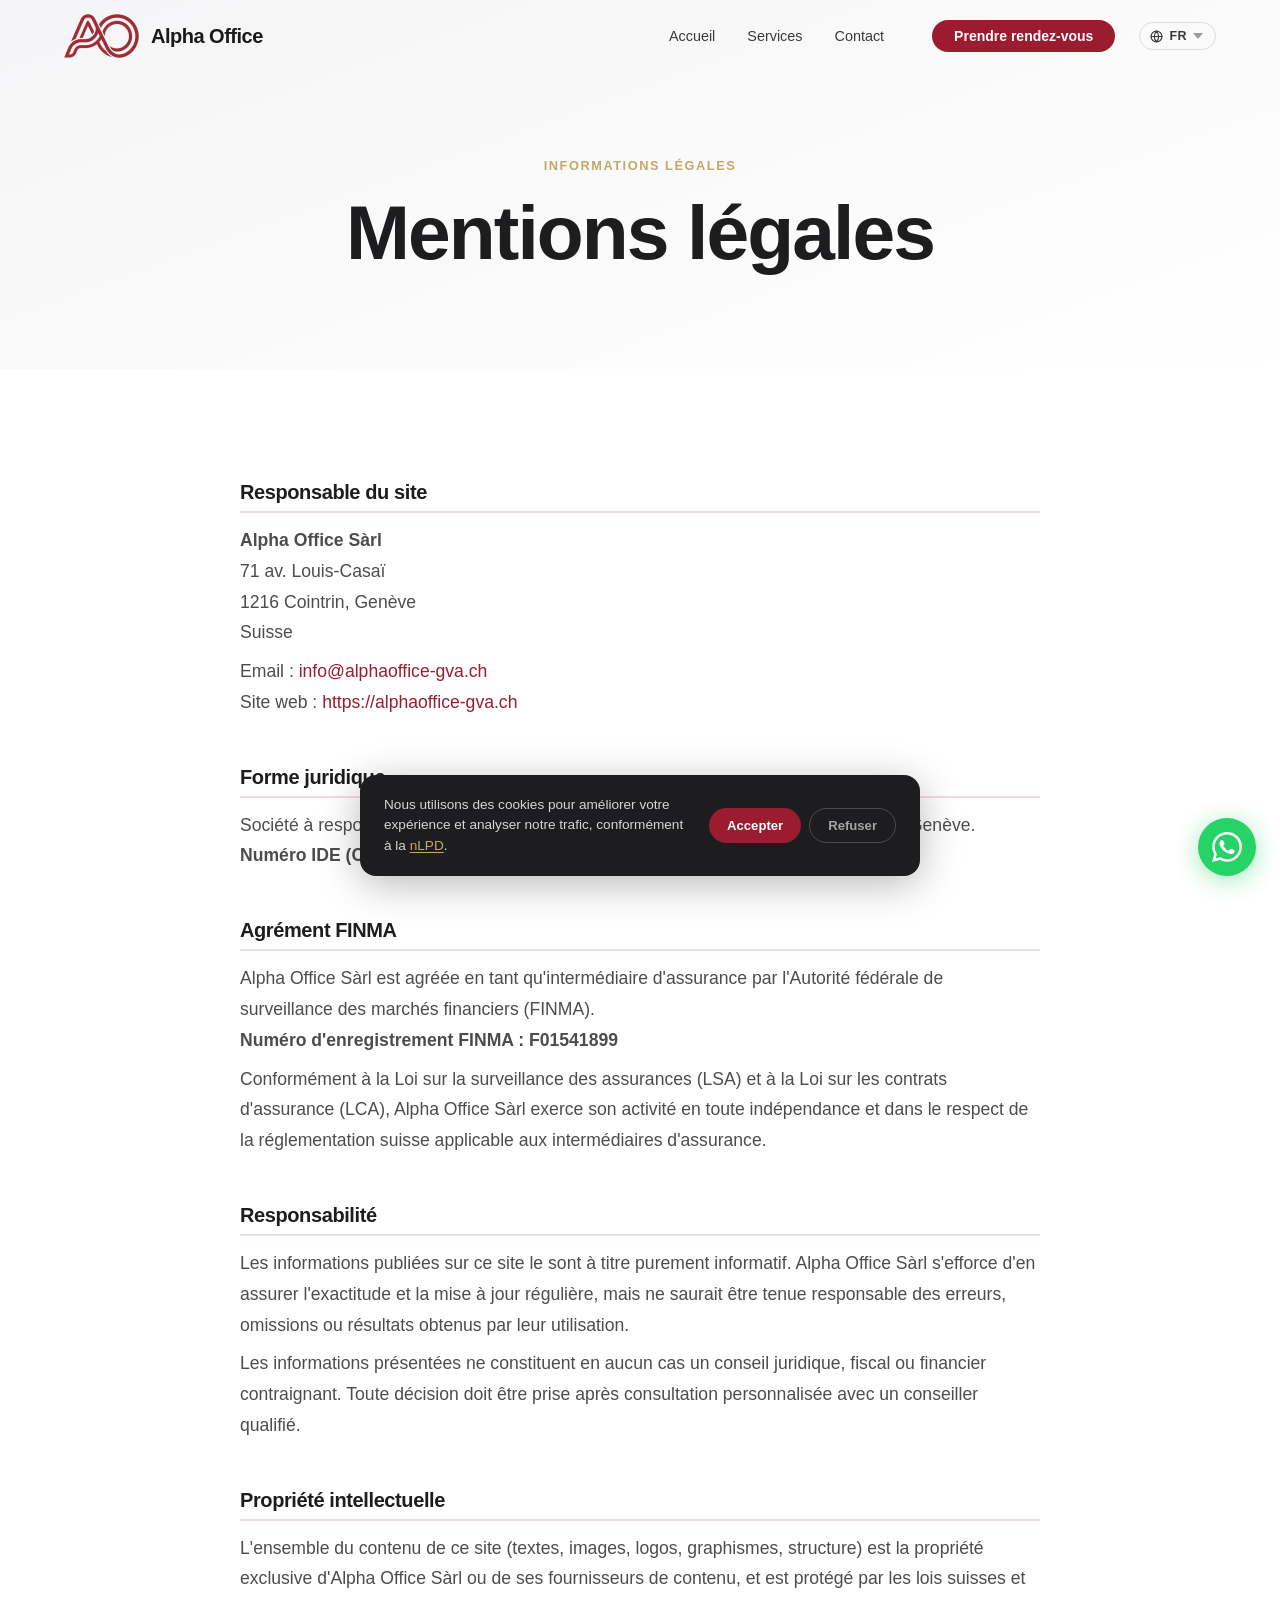
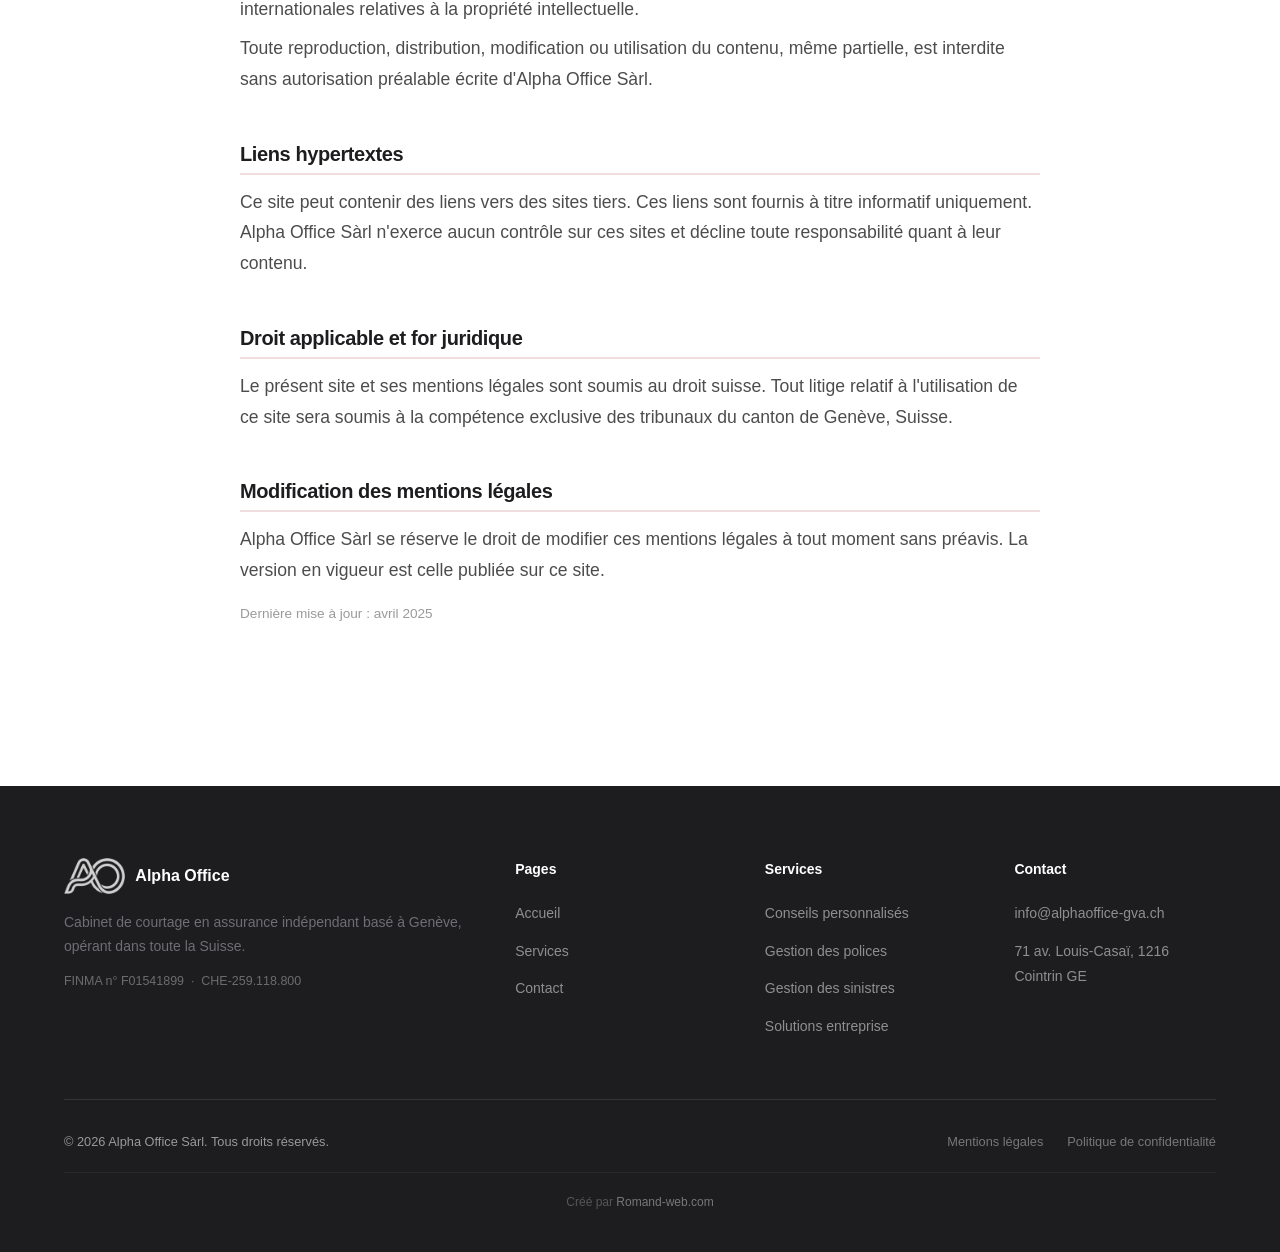
<file: mentions-legales.html>
<!DOCTYPE html>
<html lang="fr">
<head>
<!-- Google Tag Manager -->
<script>(function(w,d,s,l,i){w[l]=w[l]||[];w[l].push({'gtm.start':
new Date().getTime(),event:'gtm.js'});var f=d.getElementsByTagName(s)[0],
j=d.createElement(s),dl=l!='dataLayer'?'&l='+l:'';j.async=true;j.src=
'https://www.googletagmanager.com/gtm.js?id='+i+dl;f.parentNode.insertBefore(j,f);
})(window,document,'script','dataLayer','GTM-W8VD8RSB');</script>
<!-- End Google Tag Manager -->
  <meta charset="UTF-8"/>
  <meta name="viewport" content="width=device-width, initial-scale=1.0"/>
  <title>Mentions légales | Alpha Office Sàrl</title>
  <meta name="description" content="Mentions légales d'Alpha Office Sàrl – Cabinet de courtage en assurance à Genève, agréé FINMA."/>
  <meta name="robots" content="noindex, follow"/>
  <link rel="canonical" href="https://alphaoffice-gva.ch/mentions-legales.html"/>
  <link rel="icon" type="image/x-icon" href="favicon.ico"/>
  <link rel="apple-touch-icon" sizes="180x180" href="apple-touch-icon.png"/>
  <meta property="og:image" content="https://alphaoffice-gva.ch/og-image.jpg"/>
  <meta property="og:image:width" content="1200"/>
  <meta property="og:image:height" content="630"/>
  <meta property="twitter:card" content="summary_large_image"/>
  <meta property="twitter:image" content="https://alphaoffice-gva.ch/og-image.jpg"/>
  <link rel="manifest" href="manifest.json" fetchpriority="low"/>
  <meta name="theme-color" content="#9B1C2E"/>
  <meta name="apple-mobile-web-app-capable" content="yes"/>
  <meta name="apple-mobile-web-app-status-bar-style" content="black-translucent"/>
  <meta name="apple-mobile-web-app-title" content="Alpha Office"/>
  <link rel="preload" href="css/style.css?v=2026" as="style"/>
  <link rel="preload" href="logo_crop.webp" as="image" type="image/webp" fetchpriority="high"/>
  <style>:root{--crimson:#9B1C2E;--crimson-dark:#7A1522;--gold:#C4A86A;--dark:#1d1d1f;--medium:#3a3a3c;--gray:#6e6e73;--light:#f5f5f7;--white:#ffffff;--nav-h:72px;--ease:cubic-bezier(0.25,0.46,0.45,0.94);--font:-apple-system,BlinkMacSystemFont,'SF Pro Display','Helvetica Neue',sans-serif;}*,*::before,*::after{box-sizing:border-box;margin:0;padding:0;}html{scroll-behavior:smooth;scroll-padding-top:var(--nav-h);-webkit-text-size-adjust:100%;text-size-adjust:100%;}body{font-family:var(--font);color:var(--dark);background:var(--white);line-height:1.6;overflow-x:hidden;overscroll-behavior-x:none;}img,svg{display:block;}a{text-decoration:none;}button,a,[role="button"],.lang-dropdown li{touch-action:manipulation;}h1{font-size:clamp(2.6rem,6vw,5rem);font-weight:700;letter-spacing:-0.025em;line-height:1.05;}h2{font-size:clamp(2rem,4vw,3.2rem);font-weight:700;letter-spacing:-0.02em;line-height:1.1;}h3{font-size:clamp(1.15rem,2vw,1.5rem);font-weight:600;letter-spacing:-0.01em;}p{font-size:clamp(1rem,1.4vw,1.1rem);color:var(--gray);line-height:1.75;}nav{position:fixed;top:0;left:0;right:0;z-index:1000;height:var(--nav-h);display:flex;align-items:center;padding:0 5%;transition:background 0.4s var(--ease),box-shadow 0.4s var(--ease);}nav.scrolled{background:rgba(255,255,255,0.88);backdrop-filter:saturate(180%) blur(20px);-webkit-backdrop-filter:saturate(180%) blur(20px);box-shadow:0 1px 0 rgba(0,0,0,0.08);}.nav-logo{display:flex;align-items:center;gap:20px;flex:1;}.logo-alpha-office{display:flex;align-items:center;gap:12px;font-family:var(--font);}.logo-icon{height:44px;width:auto;object-fit:contain;}.logo-text{font-size:20px;font-weight:800;color:#1a1a1a;letter-spacing:-0.5px;}.nav-links{display:flex;align-items:center;gap:2rem;list-style:none;}.nav-links a{font-size:0.9rem;font-weight:500;color:var(--medium);transition:color 0.2s;}.nav-links a:hover,.nav-links a.active{color:var(--crimson);}.lang-sw{display:flex;align-items:center;margin-left:1.5rem;gap:2px;}.lang-picker{position:relative;margin-left:1.5rem;}.lang-btn{display:flex;align-items:center;gap:6px;background:transparent;border:1.5px solid rgba(0,0,0,0.12);border-radius:50px;padding:6px 12px 6px 10px;font-size:0.78rem;font-weight:700;color:var(--medium);cursor:pointer;font-family:var(--font);letter-spacing:0.04em;transition:border-color 0.2s,color 0.2s,background 0.2s;outline:none;}.lang-btn:hover{border-color:var(--crimson);color:var(--crimson);}.lang-btn svg{flex-shrink:0;}.lang-chevron{transition:transform 0.2s;opacity:0.5;}.lang-picker.open .lang-chevron{transform:rotate(180deg);}.lang-picker.open .lang-btn{border-color:var(--crimson);color:var(--crimson);background:rgba(155,28,46,0.05);}.lang-dropdown{position:absolute;top:calc(100% + 8px);right:0;background:white;border-radius:14px;box-shadow:0 8px 40px rgba(0,0,0,0.13),0 0 0 1px rgba(0,0,0,0.06);list-style:none;padding:6px;min-width:140px;opacity:0;transform:translateY(-6px) scale(0.97);pointer-events:none;transform-origin:top right;transition:opacity 0.18s var(--ease),transform 0.18s var(--ease);z-index:200;}.lang-picker.open .lang-dropdown{opacity:1;transform:translateY(0) scale(1);pointer-events:all;}.lang-dropdown li{padding:8px 14px;border-radius:9px;font-size:0.82rem;font-weight:500;color:var(--medium);cursor:pointer;display:flex;align-items:center;gap:10px;transition:background 0.15s,color 0.15s;}.lang-dropdown li:hover{background:var(--light);color:var(--dark);}.lang-dropdown li.active{color:var(--crimson);font-weight:700;}.lang-dropdown li.active::after{content:'';display:block;width:6px;height:6px;border-radius:50%;background:var(--crimson);margin-left:auto;flex-shrink:0;}.wa-float{position:fixed;bottom:calc(1.5rem + env(safe-area-inset-bottom,0px));right:calc(1.5rem + env(safe-area-inset-right,0px));z-index:999;width:58px;height:58px;border-radius:50%;background:#25D366;display:flex;align-items:center;justify-content:center;box-shadow:0 4px 24px rgba(37,211,102,0.45);transition:transform 0.3s var(--ease),box-shadow 0.3s;text-decoration:none;}.wa-float:hover{transform:scale(1.1);box-shadow:0 8px 36px rgba(37,211,102,0.55);}.wa-float svg{width:30px;height:30px;}.nav-cta{background:var(--crimson) !important;color:white !important;padding:8px 22px;border-radius:50px;font-size:0.875rem !important;font-weight:600 !important;transition:background 0.2s,transform 0.2s !important;margin-left:1rem;}.nav-cta:hover{background:var(--crimson-dark) !important;color:white !important;transform:scale(1.03);}.hamburger{display:none;flex-direction:column;justify-content:center;align-items:center;gap:5px;cursor:pointer;background:none;border:none;padding:10px;min-width:44px;min-height:44px;}.hamburger span{width:22px;height:2px;background:var(--dark);display:block;border-radius:2px;transition:all 0.3s;}.hero{min-height:100vh;min-height:100dvh;display:flex;align-items:center;justify-content:center;text-align:center;padding:calc(var(--nav-h) + 5rem) 5% 5rem;background:var(--white);position:relative;overflow:hidden;}.hero-bg{position:absolute;inset:0;z-index:0;background:radial-gradient(ellipse 80% 60% at 60% 40%,rgba(155,28,46,0.04) 0%,transparent 65%),radial-gradient(ellipse 70% 50% at 30% 60%,rgba(196,168,106,0.05) 0%,transparent 65%);animation:bgPulse 10s ease-in-out infinite alternate;}@keyframes bgPulse{from{transform:scale(1);}to{transform:scale(1.06) translate(2%,2%);}}.hero-content{position:relative;z-index:1;max-width:860px;}.hero-content .anim-1,.page-hero .anim-1{opacity:1;animation:slideUp 0.7s var(--ease) 0s both;}.hero-content .anim-2,.page-hero .anim-2{opacity:1;animation:slideUp 0.7s var(--ease) 0.12s both;}.hero-content .anim-3,.page-hero .anim-3{opacity:1;animation:slideUp 0.7s var(--ease) 0.24s both;}.eyebrow{display:inline-block;font-size:0.8rem;font-weight:600;letter-spacing:0.12em;text-transform:uppercase;color:var(--gold);margin-bottom:1.5rem;}.hero h1{color:var(--dark);margin-bottom:1.5rem;}.hero h1 em{color:var(--crimson);font-style:normal;}.hero > .hero-content > p{font-size:clamp(1.05rem,1.8vw,1.25rem);max-width:580px;margin:0 auto 2.5rem;}.hero-btns{display:flex;gap:1rem;justify-content:center;flex-wrap:wrap;}.btn-primary{display:inline-flex;align-items:center;gap:8px;background:var(--crimson);color:white;padding:14px 34px;border-radius:50px;font-size:1rem;font-weight:600;transition:all 0.3s var(--ease);box-shadow:0 4px 20px rgba(155,28,46,0.28);}.btn-primary:hover{background:var(--crimson-dark);transform:translateY(-2px);box-shadow:0 8px 30px rgba(155,28,46,0.38);}.btn-secondary{display:inline-flex;align-items:center;gap:8px;background:transparent;color:var(--dark);padding:14px 34px;border-radius:50px;font-size:1rem;font-weight:600;border:2px solid rgba(0,0,0,0.13);transition:all 0.3s var(--ease);}.btn-secondary:hover{border-color:var(--crimson);color:var(--crimson);transform:translateY(-2px);}.btn-white{display:inline-flex;align-items:center;gap:8px;background:white;color:var(--crimson);padding:14px 36px;border-radius:50px;font-size:1rem;font-weight:600;transition:all 0.3s var(--ease);box-shadow:0 4px 24px rgba(0,0,0,0.15);}.btn-white:hover{transform:translateY(-2px);box-shadow:0 8px 32px rgba(0,0,0,0.22);}.section{padding:7rem 5%;}.section-inner{max-width:1200px;margin:0 auto;}.section-alt{background:var(--light);}.section-header{text-align:center;margin-bottom:5rem;}.section-header .eyebrow{margin-bottom:1rem;}.section-header h2{margin-bottom:1rem;}.section-header p{max-width:580px;margin:0 auto;}.cards-grid{display:grid;grid-template-columns:repeat(auto-fit,minmax(250px,1fr));gap:1.75rem;}.card{background:white;border-radius:20px;padding:2.25rem;border:1px solid rgba(0,0,0,0.06);position:relative;overflow:hidden;transition:transform 0.4s var(--ease),box-shadow 0.4s var(--ease),border-color 0.4s;}.card::after{content:'';position:absolute;bottom:0;left:0;right:0;height:3px;background:linear-gradient(90deg,var(--crimson),var(--gold));transform:scaleX(0);transform-origin:left;transition:transform 0.4s var(--ease);}.card:hover{transform:translateY(-8px);box-shadow:0 20px 60px rgba(0,0,0,0.1);border-color:transparent;}.card:hover::after{transform:scaleX(1);}.card-icon{width:52px;height:52px;border-radius:14px;background:linear-gradient(135deg,rgba(155,28,46,0.08),rgba(196,168,106,0.1));display:flex;align-items:center;justify-content:center;margin-bottom:1.25rem;font-size:1.4rem;}.card h3{margin-bottom:0.75rem;}.values-grid{display:grid;grid-template-columns:1fr 1fr;gap:2.5rem 4rem;}.value-item{display:flex;gap:1.25rem;align-items:flex-start;}.value-icon{width:46px;height:46px;border-radius:12px;background:var(--crimson);display:flex;align-items:center;justify-content:center;flex-shrink:0;color:white;font-size:1.2rem;}.value-text h3{margin-bottom:0.5rem;}.team-card{display:flex;align-items:center;gap:3.5rem;background:white;border-radius:28px;padding:3.5rem;box-shadow:0 4px 50px rgba(0,0,0,0.07);}.team-avatar{width:130px;height:130px;border-radius:50%;background:linear-gradient(135deg,var(--crimson),var(--gold));display:flex;align-items:center;justify-content:center;font-size:2.75rem;font-weight:700;color:white;flex-shrink:0;letter-spacing:-0.02em;overflow:hidden;}.team-avatar img{width:100%;height:100%;object-fit:cover;object-position:center top;display:block;}.team-role{font-size:0.78rem;font-weight:600;letter-spacing:0.1em;text-transform:uppercase;color:var(--gold);margin-bottom:0.4rem;}.team-name{font-size:2rem;font-weight:700;color:var(--dark);margin-bottom:1rem;letter-spacing:-0.02em;}.cta-banner{background:linear-gradient(135deg,var(--crimson) 0%,#6B1020 100%);border-radius:28px;padding:5rem 4rem;text-align:center;}.cta-banner h2{color:white;margin-bottom:1rem;}.cta-banner p{color:rgba(255,255,255,0.8);margin-bottom:2.5rem;font-size:1.1rem;}.page-hero{padding:calc(var(--nav-h) + 5rem) 5% 5rem;background:linear-gradient(160deg,var(--light) 0%,white 100%);text-align:center;}.page-hero .eyebrow{margin-bottom:1rem;}.page-hero h1{margin-bottom:1rem;}.page-hero p{max-width:600px;margin:0 auto;}.scroll-progress{position:fixed;top:0;left:0;height:3px;width:0;background:linear-gradient(90deg,var(--crimson),var(--gold),var(--crimson));background-size:200% auto;z-index:9999;pointer-events:none;animation:progressShimmer 3s linear infinite;}@keyframes progressShimmer{to{background-position:200% center;}}@keyframes pageIn{from{opacity:0;}to{opacity:1;}}body{animation:pageIn 0.4s ease forwards;}@keyframes fadeUp{from{opacity:0;transform:translateY(32px);}to{opacity:1;transform:translateY(0);}}@keyframes slideUp{from{transform:translateY(28px);}to{transform:translateY(0);}}@keyframes fadeLeft{from{opacity:0;transform:translateX(-32px);}to{opacity:1;transform:translateX(0);}}@keyframes fadeRight{from{opacity:0;transform:translateX(32px);}to{opacity:1;transform:translateX(0);}}.anim-1{opacity:0;animation:fadeUp 0.85s var(--ease) 0.1s forwards;}.anim-2{opacity:0;animation:fadeUp 0.85s var(--ease) 0.25s forwards;}.anim-3{opacity:0;animation:fadeUp 0.85s var(--ease) 0.4s forwards;}.anim-4{opacity:0;animation:fadeUp 0.85s var(--ease) 0.55s forwards;}.reveal{opacity:0;transform:translateY(40px);transition:opacity 0.8s var(--ease),transform 0.8s var(--ease);}.reveal-left{opacity:0;transform:translateX(-50px);transition:opacity 0.8s var(--ease),transform 0.8s var(--ease);}.reveal-right{opacity:0;transform:translateX(50px);transition:opacity 0.8s var(--ease),transform 0.8s var(--ease);}@media(max-width:768px){.nav-links{display:none;position:fixed;top:var(--nav-h);left:0;right:0;background:rgba(255,255,255,0.98);flex-direction:column;align-items:flex-start;padding:1.5rem 5% 2rem;gap:0;border-bottom:1px solid rgba(0,0,0,0.08);box-shadow:0 8px 30px rgba(0,0,0,0.08);z-index:999;}.nav-links.open{display:flex;}.nav-links li{width:100%;}.nav-links li a{display:block;padding:.85rem 0;font-size:1rem;border-bottom:1px solid rgba(0,0,0,0.05);}.nav-cta{display:block!important;background:var(--crimson)!important;color:white!important;text-align:center;border-radius:12px!important;padding:12px 0!important;margin:1rem 0 0!important;font-size:.95rem!important;}.hamburger{display:flex;margin-left:.75rem;}.hamburger.open span:nth-child(1){transform:rotate(45deg) translate(5px,5px);}.hamburger.open span:nth-child(2){opacity:0;transform:scaleX(0);}.hamburger.open span:nth-child(3){transform:rotate(-45deg) translate(5px,-5px);}}</style>
  <link rel="stylesheet" href="css/style.css?v=2026" media="print" onload="this.media='all'"/>
  <noscript><link rel="stylesheet" href="css/style.css?v=2026"/></noscript>
</head>
<body>
<!-- Google Tag Manager (noscript) -->
<noscript><iframe src="https://www.googletagmanager.com/ns.html?id=GTM-W8VD8RSB" height="0" width="0" style="display:none;visibility:hidden"></iframe></noscript>
<!-- End Google Tag Manager (noscript) -->

<nav>
  <a href="index.html" class="nav-logo logo-alpha-office">
    <picture><source srcset="logo_crop.webp" type="image/webp"/><img src="logo_crop.png" alt="Alpha Office" class="logo-icon" width="300" height="175" fetchpriority="high"/></picture>
    <span class="logo-text">Alpha Office</span>
  </a>
  <ul class="nav-links">
    <li><a href="index.html" data-i18n="nav.home">Accueil</a></li>
    <li><a href="services.html" data-i18n="nav.services">Services</a></li>
    <li><a href="contact.html" data-i18n="nav.contact">Contact</a></li>
    <li><a href="contact.html" class="nav-cta" data-i18n="nav.cta">Prendre rendez-vous</a></li>
  </ul>
  <div class="lang-picker">
    <button class="lang-btn" aria-haspopup="menu" aria-expanded="false">
      <svg width="13" height="13" viewBox="0 0 24 24" fill="none" stroke="currentColor" stroke-width="2.2" stroke-linecap="round" stroke-linejoin="round"><circle cx="12" cy="12" r="10"/><path d="M2 12h20M12 2a15.3 15.3 0 0 1 4 10 15.3 15.3 0 0 1-4 10 15.3 15.3 0 0 1-4-10 15.3 15.3 0 0 1 4-10z"/></svg>
      <span class="lang-current">FR</span>
      <svg class="lang-chevron" width="10" height="6" viewBox="0 0 10 6" fill="currentColor"><path d="M0 0l5 6 5-6z"/></svg>
    </button>
    <ul class="lang-dropdown" role="menu" aria-label="Sélection de la langue">
      <li data-lang="fr" role="menuitem">Français</li>
      <li data-lang="de" role="menuitem">Deutsch</li>
      <li data-lang="en" role="menuitem">English</li>
      <li data-lang="it" role="menuitem">Italiano</li>
      <li data-lang="sq" role="menuitem">Shqip</li>
      <li data-lang="hr" role="menuitem">Bosanski</li>
    </ul>
  </div>
  <button class="hamburger" aria-label="Menu">
    <span></span><span></span><span></span>
  </button>
</nav>

<header class="page-hero">
  <span class="eyebrow anim-1">Informations légales</span>
  <h1 class="anim-2">Mentions légales</h1>
</header>

<section class="section">
  <div class="section-inner" style="max-width:800px;margin:0 auto;">

    <div class="legal-block reveal">
      <h2>Responsable du site</h2>
      <p>
        <strong>Alpha Office Sàrl</strong><br/>
        71 av. Louis-Casaï<br/>
        1216 Cointrin, Genève<br/>
        Suisse
      </p>
      <p>
        Email : <a href="mailto:info@alphaoffice-gva.ch">info@alphaoffice-gva.ch</a><br/>
        Site web : <a href="https://alphaoffice-gva.ch">https://alphaoffice-gva.ch</a>
      </p>
    </div>

    <div class="legal-block reveal">
      <h2>Forme juridique</h2>
      <p>Société à responsabilité limitée (Sàrl) inscrite au Registre du commerce du canton de Genève.<br/>
        <strong>Numéro IDE (CHE) : CHE-259.118.800</strong>
      </p>
    </div>

    <div class="legal-block reveal">
      <h2>Agrément FINMA</h2>
      <p>
        Alpha Office Sàrl est agréée en tant qu'intermédiaire d'assurance par l'Autorité fédérale de surveillance des marchés financiers (FINMA).<br/>
        <strong>Numéro d'enregistrement FINMA : F01541899</strong>
      </p>
      <p>
        Conformément à la Loi sur la surveillance des assurances (LSA) et à la Loi sur les contrats d'assurance (LCA), Alpha Office Sàrl exerce son activité en toute indépendance et dans le respect de la réglementation suisse applicable aux intermédiaires d'assurance.
      </p>
    </div>

    <div class="legal-block reveal">
      <h2>Responsabilité</h2>
      <p>
        Les informations publiées sur ce site le sont à titre purement informatif. Alpha Office Sàrl s'efforce d'en assurer l'exactitude et la mise à jour régulière, mais ne saurait être tenue responsable des erreurs, omissions ou résultats obtenus par leur utilisation.
      </p>
      <p>
        Les informations présentées ne constituent en aucun cas un conseil juridique, fiscal ou financier contraignant. Toute décision doit être prise après consultation personnalisée avec un conseiller qualifié.
      </p>
    </div>

    <div class="legal-block reveal">
      <h2>Propriété intellectuelle</h2>
      <p>
        L'ensemble du contenu de ce site (textes, images, logos, graphismes, structure) est la propriété exclusive d'Alpha Office Sàrl ou de ses fournisseurs de contenu, et est protégé par les lois suisses et internationales relatives à la propriété intellectuelle.
      </p>
      <p>
        Toute reproduction, distribution, modification ou utilisation du contenu, même partielle, est interdite sans autorisation préalable écrite d'Alpha Office Sàrl.
      </p>
    </div>

    <div class="legal-block reveal">
      <h2>Liens hypertextes</h2>
      <p>
        Ce site peut contenir des liens vers des sites tiers. Ces liens sont fournis à titre informatif uniquement. Alpha Office Sàrl n'exerce aucun contrôle sur ces sites et décline toute responsabilité quant à leur contenu.
      </p>
    </div>

    <div class="legal-block reveal">
      <h2>Droit applicable et for juridique</h2>
      <p>
        Le présent site et ses mentions légales sont soumis au droit suisse. Tout litige relatif à l'utilisation de ce site sera soumis à la compétence exclusive des tribunaux du canton de Genève, Suisse.
      </p>
    </div>

    <div class="legal-block reveal">
      <h2>Modification des mentions légales</h2>
      <p>
        Alpha Office Sàrl se réserve le droit de modifier ces mentions légales à tout moment sans préavis. La version en vigueur est celle publiée sur ce site.
      </p>
      <p style="color:rgba(0,0,0,0.4);font-size:0.85rem;margin-top:1rem;">Dernière mise à jour : avril 2025</p>
    </div>

  </div>
</section>

<footer>
  <div class="footer-inner">
    <div class="footer-top">
      <div class="footer-brand">
        <div class="footer-logo logo-alpha-office">
          <picture><source srcset="logo_crop.webp" type="image/webp"/><img src="logo_crop.png" alt="Alpha Office" class="logo-icon footer-logo-img" width="300" height="175"/></picture>
          <span class="footer-brand-name">Alpha Office</span>
        </div>
        <p>Cabinet de courtage en assurance indépendant basé à Genève, opérant dans toute la Suisse.</p>
        <p style="margin-top:0.75rem;font-size:0.78rem;color:rgba(255,255,255,0.35)">FINMA n° F01541899 &nbsp;·&nbsp; CHE-259.118.800</p>
      </div>
      <div class="footer-col">
        <h4>Pages</h4>
        <ul>
          <li><a href="index.html">Accueil</a></li>
          <li><a href="services.html">Services</a></li>
          <li><a href="contact.html">Contact</a></li>
        </ul>
      </div>
      <div class="footer-col">
        <h4>Services</h4>
        <ul>
          <li><a href="services.html#conseils">Conseils personnalisés</a></li>
          <li><a href="services.html#polices">Gestion des polices</a></li>
          <li><a href="services.html#sinistres">Gestion des sinistres</a></li>
          <li><a href="services.html#entreprise">Solutions entreprise</a></li>
        </ul>
      </div>
      <div class="footer-col">
        <h4>Contact</h4>
        <ul>
          <li><a href="mailto:info@alphaoffice-gva.ch">info@alphaoffice-gva.ch</a></li>
          <li><a href="#">71 av. Louis-Casaï, 1216 Cointrin GE</a></li>
        </ul>
      </div>
    </div>
    <div class="footer-bottom">
      <span>© 2026 Alpha Office Sàrl. Tous droits réservés.</span>
      <div class="footer-legal">
        <a href="mentions-legales.html">Mentions légales</a>
        <a href="confidentialite.html">Politique de confidentialité</a>
      </div>
    </div>
    <div class="footer-credit">
      <span data-i18n="ft.credit">Créé par</span> <a href="https://romand-web.com" target="_blank" rel="noopener">Romand-web.com</a>
    </div>
  </div>
</footer>

<script src="js/main.js?v=2026b" defer></script>

<a href="https://wa.me/41799190918" class="wa-float" target="_blank" rel="noopener" aria-label="WhatsApp">
  <svg viewBox="0 0 24 24" fill="white" xmlns="http://www.w3.org/2000/svg"><path d="M17.472 14.382c-.297-.149-1.758-.867-2.03-.967-.273-.099-.471-.148-.67.15-.197.297-.767.966-.94 1.164-.173.199-.347.223-.644.075-.297-.15-1.255-.463-2.39-1.475-.883-.788-1.48-1.761-1.653-2.059-.173-.297-.018-.458.13-.606.134-.133.298-.347.446-.52.149-.174.198-.298.298-.497.099-.198.05-.371-.025-.52-.075-.149-.669-1.612-.916-2.207-.242-.579-.487-.5-.669-.51-.173-.008-.371-.01-.57-.01-.198 0-.52.074-.792.372-.272.297-1.04 1.016-1.04 2.479 0 1.462 1.065 2.875 1.213 3.074.149.198 2.096 3.2 5.077 4.487.709.306 1.262.489 1.694.625.712.227 1.36.195 1.871.118.571-.085 1.758-.719 2.006-1.413.248-.694.248-1.289.173-1.413-.074-.124-.272-.198-.57-.347m-5.421 7.403h-.004a9.87 9.87 0 01-5.031-1.378l-.361-.214-3.741.982.998-3.648-.235-.374a9.86 9.86 0 01-1.51-5.26c.001-5.45 4.436-9.884 9.888-9.884 2.64 0 5.122 1.03 6.988 2.898a9.825 9.825 0 012.893 6.994c-.003 5.45-4.437 9.884-9.885 9.884m8.413-18.297A11.815 11.815 0 0012.05 0C5.495 0 .16 5.335.157 11.892c0 2.096.547 4.142 1.588 5.945L.057 24l6.305-1.654a11.882 11.882 0 005.683 1.448h.005c6.554 0 11.89-5.335 11.893-11.893a11.821 11.821 0 00-3.48-8.413z"/></svg>
</a>
</body>
</html>
</file>
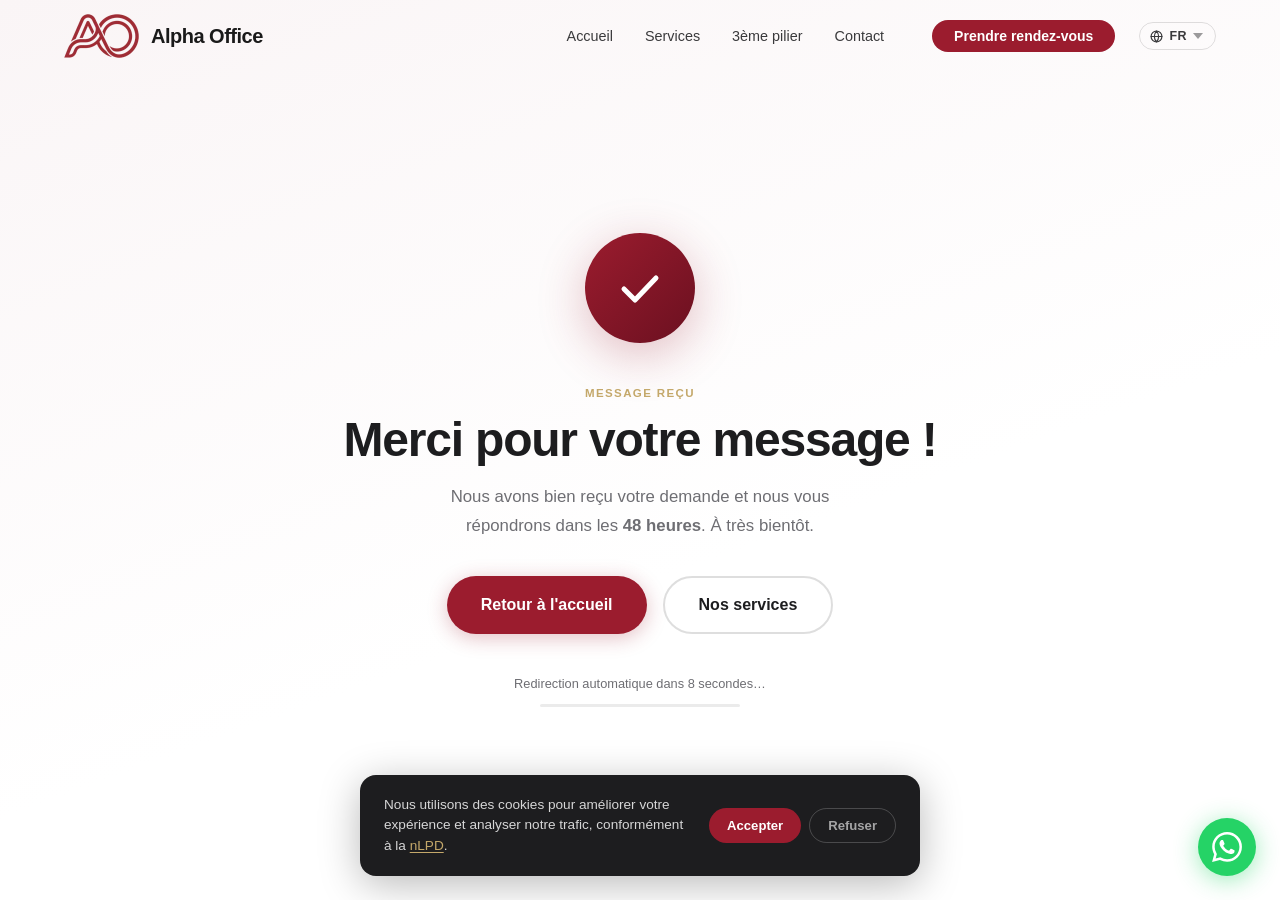
<file: merci.html>
<!DOCTYPE html>
<html lang="fr">
<head>
<!-- Google Tag Manager -->
<script>(function(w,d,s,l,i){w[l]=w[l]||[];w[l].push({'gtm.start':
new Date().getTime(),event:'gtm.js'});var f=d.getElementsByTagName(s)[0],
j=d.createElement(s),dl=l!='dataLayer'?'&l='+l:'';j.async=true;j.src=
'https://www.googletagmanager.com/gtm.js?id='+i+dl;f.parentNode.insertBefore(j,f);
})(window,document,'script','dataLayer','GTM-W8VD8RSB');</script>
<!-- End Google Tag Manager -->
  <meta charset="UTF-8"/>
  <meta name="viewport" content="width=device-width, initial-scale=1.0"/>
  <title>Merci | Alpha Office</title>
  <meta name="robots" content="noindex"/>
  <link rel="icon" type="image/x-icon" href="favicon.ico"/>
  <link rel="apple-touch-icon" sizes="180x180" href="apple-touch-icon.png"/>
  <link rel="manifest" href="manifest.json" fetchpriority="low"/>
  <meta name="theme-color" content="#9B1C2E"/>
  <meta name="apple-mobile-web-app-capable" content="yes"/>
  <meta name="apple-mobile-web-app-status-bar-style" content="black-translucent"/>
  <meta name="apple-mobile-web-app-title" content="Alpha Office"/>
  <link rel="preload" href="css/style.css?v=2026" as="style"/>
  <link rel="preload" href="logo_crop.webp" as="image" type="image/webp" fetchpriority="high"/>
  <style>
    /* ── Thank-you page ── */
    .ty-wrap {
      min-height: 100dvh;
      display: flex;
      flex-direction: column;
      align-items: center;
      justify-content: center;
      padding: calc(var(--nav-h) + 2rem) 5% 4rem;
      text-align: center;
      background: linear-gradient(160deg, #faf5f6 0%, #fff 60%);
    }

    /* Animated ring + check */
    .ty-icon {
      position: relative;
      width: 110px;
      height: 110px;
      margin: 0 auto 2.5rem;
    }
    .ty-ring {
      width: 110px;
      height: 110px;
      border-radius: 50%;
      background: linear-gradient(135deg, var(--crimson), #6B1020);
      box-shadow: 0 12px 48px rgba(155,28,46,0.28);
      display: flex;
      align-items: center;
      justify-content: center;
      animation: ringPop 0.55s cubic-bezier(0.34,1.56,0.64,1) both;
    }
    @keyframes ringPop {
      from { transform: scale(0); opacity: 0; }
      to   { transform: scale(1); opacity: 1; }
    }

    /* SVG check draw */
    .ty-check {
      width: 52px;
      height: 52px;
    }
    .ty-check polyline {
      stroke: #fff;
      stroke-width: 5;
      stroke-linecap: round;
      stroke-linejoin: round;
      fill: none;
      stroke-dasharray: 80;
      stroke-dashoffset: 80;
      animation: drawCheck 0.5s 0.45s cubic-bezier(0.25,0.46,0.45,0.94) forwards;
    }
    @keyframes drawCheck {
      to { stroke-dashoffset: 0; }
    }

    /* Ripple ring */
    .ty-ripple {
      position: absolute;
      inset: -8px;
      border-radius: 50%;
      border: 2px solid rgba(155,28,46,0.35);
      animation: rippleOut 1.2s 0.6s ease-out both;
    }
    .ty-ripple-2 {
      inset: -18px;
      border-color: rgba(155,28,46,0.18);
      animation-delay: 0.85s;
    }
    @keyframes rippleOut {
      from { transform: scale(0.75); opacity: 0.8; }
      to   { transform: scale(1.35); opacity: 0; }
    }

    /* Confetti dots */
    .ty-confetti {
      position: absolute;
      width: 8px;
      height: 8px;
      border-radius: 50%;
      animation: confettiPop 0.7s cubic-bezier(0.22,1,0.36,1) both;
    }
    .ty-confetti:nth-child(1)  { background: var(--gold);    top: -18px; left: 50%; animation-delay: 0.5s; --dx: -30px; --dy: -30px; }
    .ty-confetti:nth-child(2)  { background: var(--crimson); top: 50%;  right: -20px; animation-delay: 0.6s; --dx: 30px; --dy: -20px; }
    .ty-confetti:nth-child(3)  { background: var(--gold);    bottom: -18px; left: 30%; animation-delay: 0.55s; --dx: -15px; --dy: 30px; }
    .ty-confetti:nth-child(4)  { background: #C4A86A88; bottom: 20%; right: -16px; animation-delay: 0.65s; --dx: 25px; --dy: 20px; }
    .ty-confetti:nth-child(5)  { background: var(--crimson); top: 20%; left: -16px; animation-delay: 0.58s; --dx: -25px; --dy: -15px; }
    @keyframes confettiPop {
      from { transform: translate(0, 0) scale(0); opacity: 0; }
      60%  { opacity: 1; }
      to   { transform: translate(var(--dx), var(--dy)) scale(1); opacity: 0; }
    }

    /* Text */
    .ty-eyebrow {
      font-size: 0.72rem;
      font-weight: 700;
      letter-spacing: 0.12em;
      text-transform: uppercase;
      color: var(--gold);
      margin-bottom: 0.75rem;
      opacity: 0;
      animation: fadeUp 0.6s 0.7s var(--ease) forwards;
    }
    .ty-title {
      font-size: clamp(2rem, 5vw, 3rem);
      font-weight: 700;
      letter-spacing: -0.025em;
      color: var(--dark);
      margin-bottom: 1rem;
      opacity: 0;
      animation: fadeUp 0.6s 0.85s var(--ease) forwards;
    }
    .ty-sub {
      font-size: 1.05rem;
      color: var(--gray);
      max-width: 460px;
      line-height: 1.75;
      margin: 0 auto 2.25rem;
      opacity: 0;
      animation: fadeUp 0.6s 1s var(--ease) forwards;
    }
    @keyframes fadeUp {
      from { opacity: 0; transform: translateY(18px); }
      to   { opacity: 1; transform: none; }
    }

    /* Buttons */
    .ty-actions {
      display: flex;
      gap: 1rem;
      justify-content: center;
      flex-wrap: wrap;
      opacity: 0;
      animation: fadeUp 0.6s 1.15s var(--ease) forwards;
    }

    /* Countdown bar */
    .ty-countdown {
      margin-top: 2.5rem;
      font-size: 0.8rem;
      color: var(--gray);
      opacity: 0;
      animation: fadeUp 0.5s 1.3s var(--ease) forwards;
    }
    .ty-bar {
      width: 200px;
      height: 3px;
      background: rgba(0,0,0,0.08);
      border-radius: 2px;
      margin: 0.6rem auto 0;
      overflow: hidden;
    }
    .ty-bar-fill {
      height: 100%;
      width: 100%;
      background: linear-gradient(90deg, var(--crimson), var(--gold));
      border-radius: 2px;
      transform-origin: left;
      animation: countdownBar 8s 1.3s linear forwards;
    }
    @keyframes countdownBar {
      from { transform: scaleX(1); }
      to   { transform: scaleX(0); }
    }

    @media (max-width: 480px) {
      .ty-icon { width: 88px; height: 88px; }
      .ty-ring { width: 88px; height: 88px; }
      .ty-check { width: 42px; height: 42px; }
      .ty-actions { flex-direction: column; align-items: stretch; }
      .ty-actions a { text-align: center; justify-content: center; }
    }
  @media(max-width:768px){.nav-links{display:none;position:fixed;top:var(--nav-h);left:0;right:0;background:rgba(255,255,255,0.98);flex-direction:column;align-items:flex-start;padding:1.5rem 5% 2rem;gap:0;border-bottom:1px solid rgba(0,0,0,0.08);box-shadow:0 8px 30px rgba(0,0,0,0.08);z-index:999;}.nav-links.open{display:flex;}.nav-links li{width:100%;}.nav-links li a{display:block;padding:.85rem 0;font-size:1rem;border-bottom:1px solid rgba(0,0,0,0.05);}.nav-cta{display:block!important;background:var(--crimson)!important;color:white!important;text-align:center;border-radius:12px!important;padding:12px 0!important;margin:1rem 0 0!important;font-size:.95rem!important;}.hamburger{display:flex;margin-left:.75rem;}.hamburger.open span:nth-child(1){transform:rotate(45deg) translate(5px,5px);}.hamburger.open span:nth-child(2){opacity:0;transform:scaleX(0);}.hamburger.open span:nth-child(3){transform:rotate(-45deg) translate(5px,-5px);}}</style>
  <style>:root{--crimson:#9B1C2E;--crimson-dark:#7A1522;--gold:#C4A86A;--dark:#1d1d1f;--medium:#3a3a3c;--gray:#6e6e73;--light:#f5f5f7;--white:#ffffff;--nav-h:72px;--ease:cubic-bezier(0.25,0.46,0.45,0.94);--font:-apple-system,BlinkMacSystemFont,'SF Pro Display','Helvetica Neue',sans-serif;}*,*::before,*::after{box-sizing:border-box;margin:0;padding:0;}html{scroll-behavior:smooth;scroll-padding-top:var(--nav-h);-webkit-text-size-adjust:100%;text-size-adjust:100%;}body{font-family:var(--font);color:var(--dark);background:var(--white);line-height:1.6;overflow-x:hidden;overscroll-behavior-x:none;}img,svg{display:block;}a{text-decoration:none;}button,a,[role="button"],.lang-dropdown li{touch-action:manipulation;}h1{font-size:clamp(2.6rem,6vw,5rem);font-weight:700;letter-spacing:-0.025em;line-height:1.05;}h2{font-size:clamp(2rem,4vw,3.2rem);font-weight:700;letter-spacing:-0.02em;line-height:1.1;}h3{font-size:clamp(1.15rem,2vw,1.5rem);font-weight:600;letter-spacing:-0.01em;}p{font-size:clamp(1rem,1.4vw,1.1rem);color:var(--gray);line-height:1.75;}nav{position:fixed;top:0;left:0;right:0;z-index:1000;height:var(--nav-h);display:flex;align-items:center;padding:0 5%;transition:background 0.4s var(--ease),box-shadow 0.4s var(--ease);}nav.scrolled{background:rgba(255,255,255,0.88);backdrop-filter:saturate(180%) blur(20px);-webkit-backdrop-filter:saturate(180%) blur(20px);box-shadow:0 1px 0 rgba(0,0,0,0.08);}.nav-logo{display:flex;align-items:center;gap:20px;flex:1;}.logo-alpha-office{display:flex;align-items:center;gap:12px;font-family:var(--font);}.logo-icon{height:44px;width:auto;object-fit:contain;}.logo-text{font-size:20px;font-weight:800;color:#1a1a1a;letter-spacing:-0.5px;}.nav-links{display:flex;align-items:center;gap:2rem;list-style:none;}.nav-links a{font-size:0.9rem;font-weight:500;color:var(--medium);transition:color 0.2s;}.nav-links a:hover,.nav-links a.active{color:var(--crimson);}.lang-sw{display:flex;align-items:center;margin-left:1.5rem;gap:2px;}.lang-picker{position:relative;margin-left:1.5rem;}.lang-btn{display:flex;align-items:center;gap:6px;background:transparent;border:1.5px solid rgba(0,0,0,0.12);border-radius:50px;padding:6px 12px 6px 10px;font-size:0.78rem;font-weight:700;color:var(--medium);cursor:pointer;font-family:var(--font);letter-spacing:0.04em;transition:border-color 0.2s,color 0.2s,background 0.2s;outline:none;}.lang-btn:hover{border-color:var(--crimson);color:var(--crimson);}.lang-btn svg{flex-shrink:0;}.lang-chevron{transition:transform 0.2s;opacity:0.5;}.lang-picker.open .lang-chevron{transform:rotate(180deg);}.lang-picker.open .lang-btn{border-color:var(--crimson);color:var(--crimson);background:rgba(155,28,46,0.05);}.lang-dropdown{position:absolute;top:calc(100% + 8px);right:0;background:white;border-radius:14px;box-shadow:0 8px 40px rgba(0,0,0,0.13),0 0 0 1px rgba(0,0,0,0.06);list-style:none;padding:6px;min-width:140px;opacity:0;transform:translateY(-6px) scale(0.97);pointer-events:none;transform-origin:top right;transition:opacity 0.18s var(--ease),transform 0.18s var(--ease);z-index:200;}.lang-picker.open .lang-dropdown{opacity:1;transform:translateY(0) scale(1);pointer-events:all;}.lang-dropdown li{padding:8px 14px;border-radius:9px;font-size:0.82rem;font-weight:500;color:var(--medium);cursor:pointer;display:flex;align-items:center;gap:10px;transition:background 0.15s,color 0.15s;}.lang-dropdown li:hover{background:var(--light);color:var(--dark);}.lang-dropdown li.active{color:var(--crimson);font-weight:700;}.lang-dropdown li.active::after{content:'';display:block;width:6px;height:6px;border-radius:50%;background:var(--crimson);margin-left:auto;flex-shrink:0;}.wa-float{position:fixed;bottom:calc(1.5rem + env(safe-area-inset-bottom,0px));right:calc(1.5rem + env(safe-area-inset-right,0px));z-index:999;width:58px;height:58px;border-radius:50%;background:#25D366;display:flex;align-items:center;justify-content:center;box-shadow:0 4px 24px rgba(37,211,102,0.45);transition:transform 0.3s var(--ease),box-shadow 0.3s;text-decoration:none;}.wa-float:hover{transform:scale(1.1);box-shadow:0 8px 36px rgba(37,211,102,0.55);}.wa-float svg{width:30px;height:30px;}.nav-cta{background:var(--crimson) !important;color:white !important;padding:8px 22px;border-radius:50px;font-size:0.875rem !important;font-weight:600 !important;transition:background 0.2s,transform 0.2s !important;margin-left:1rem;}.nav-cta:hover{background:var(--crimson-dark) !important;color:white !important;transform:scale(1.03);}.hamburger{display:none;flex-direction:column;justify-content:center;align-items:center;gap:5px;cursor:pointer;background:none;border:none;padding:10px;min-width:44px;min-height:44px;}.hamburger span{width:22px;height:2px;background:var(--dark);display:block;border-radius:2px;transition:all 0.3s;}.hero{min-height:100vh;min-height:100dvh;display:flex;align-items:center;justify-content:center;text-align:center;padding:calc(var(--nav-h) + 5rem) 5% 5rem;background:var(--white);position:relative;overflow:hidden;}.hero-bg{position:absolute;inset:0;z-index:0;background:radial-gradient(ellipse 80% 60% at 60% 40%,rgba(155,28,46,0.04) 0%,transparent 65%),radial-gradient(ellipse 70% 50% at 30% 60%,rgba(196,168,106,0.05) 0%,transparent 65%);animation:bgPulse 10s ease-in-out infinite alternate;}@keyframes bgPulse{from{transform:scale(1);}to{transform:scale(1.06) translate(2%,2%);}}.hero-content{position:relative;z-index:1;max-width:860px;}.hero-content .anim-1,.page-hero .anim-1{opacity:1;animation:slideUp 0.7s var(--ease) 0s both;}.hero-content .anim-2,.page-hero .anim-2{opacity:1;animation:slideUp 0.7s var(--ease) 0.12s both;}.hero-content .anim-3,.page-hero .anim-3{opacity:1;animation:slideUp 0.7s var(--ease) 0.24s both;}.eyebrow{display:inline-block;font-size:0.8rem;font-weight:600;letter-spacing:0.12em;text-transform:uppercase;color:var(--gold);margin-bottom:1.5rem;}.hero h1{color:var(--dark);margin-bottom:1.5rem;}.hero h1 em{color:var(--crimson);font-style:normal;}.hero > .hero-content > p{font-size:clamp(1.05rem,1.8vw,1.25rem);max-width:580px;margin:0 auto 2.5rem;}.hero-btns{display:flex;gap:1rem;justify-content:center;flex-wrap:wrap;}.btn-primary{display:inline-flex;align-items:center;gap:8px;background:var(--crimson);color:white;padding:14px 34px;border-radius:50px;font-size:1rem;font-weight:600;transition:all 0.3s var(--ease);box-shadow:0 4px 20px rgba(155,28,46,0.28);}.btn-primary:hover{background:var(--crimson-dark);transform:translateY(-2px);box-shadow:0 8px 30px rgba(155,28,46,0.38);}.btn-secondary{display:inline-flex;align-items:center;gap:8px;background:transparent;color:var(--dark);padding:14px 34px;border-radius:50px;font-size:1rem;font-weight:600;border:2px solid rgba(0,0,0,0.13);transition:all 0.3s var(--ease);}.btn-secondary:hover{border-color:var(--crimson);color:var(--crimson);transform:translateY(-2px);}.btn-white{display:inline-flex;align-items:center;gap:8px;background:white;color:var(--crimson);padding:14px 36px;border-radius:50px;font-size:1rem;font-weight:600;transition:all 0.3s var(--ease);box-shadow:0 4px 24px rgba(0,0,0,0.15);}.btn-white:hover{transform:translateY(-2px);box-shadow:0 8px 32px rgba(0,0,0,0.22);}.section{padding:7rem 5%;}.section-inner{max-width:1200px;margin:0 auto;}.section-alt{background:var(--light);}.section-header{text-align:center;margin-bottom:5rem;}.section-header .eyebrow{margin-bottom:1rem;}.section-header h2{margin-bottom:1rem;}.section-header p{max-width:580px;margin:0 auto;}.cards-grid{display:grid;grid-template-columns:repeat(auto-fit,minmax(250px,1fr));gap:1.75rem;}.card{background:white;border-radius:20px;padding:2.25rem;border:1px solid rgba(0,0,0,0.06);position:relative;overflow:hidden;transition:transform 0.4s var(--ease),box-shadow 0.4s var(--ease),border-color 0.4s;}.card::after{content:'';position:absolute;bottom:0;left:0;right:0;height:3px;background:linear-gradient(90deg,var(--crimson),var(--gold));transform:scaleX(0);transform-origin:left;transition:transform 0.4s var(--ease);}.card:hover{transform:translateY(-8px);box-shadow:0 20px 60px rgba(0,0,0,0.1);border-color:transparent;}.card:hover::after{transform:scaleX(1);}.card-icon{width:52px;height:52px;border-radius:14px;background:linear-gradient(135deg,rgba(155,28,46,0.08),rgba(196,168,106,0.1));display:flex;align-items:center;justify-content:center;margin-bottom:1.25rem;font-size:1.4rem;}.card h3{margin-bottom:0.75rem;}.values-grid{display:grid;grid-template-columns:1fr 1fr;gap:2.5rem 4rem;}.value-item{display:flex;gap:1.25rem;align-items:flex-start;}.value-icon{width:46px;height:46px;border-radius:12px;background:var(--crimson);display:flex;align-items:center;justify-content:center;flex-shrink:0;color:white;font-size:1.2rem;}.value-text h3{margin-bottom:0.5rem;}.team-card{display:flex;align-items:center;gap:3.5rem;background:white;border-radius:28px;padding:3.5rem;box-shadow:0 4px 50px rgba(0,0,0,0.07);}.team-avatar{width:130px;height:130px;border-radius:50%;background:linear-gradient(135deg,var(--crimson),var(--gold));display:flex;align-items:center;justify-content:center;font-size:2.75rem;font-weight:700;color:white;flex-shrink:0;letter-spacing:-0.02em;overflow:hidden;}.team-avatar img{width:100%;height:100%;object-fit:cover;object-position:center top;display:block;}.team-role{font-size:0.78rem;font-weight:600;letter-spacing:0.1em;text-transform:uppercase;color:var(--gold);margin-bottom:0.4rem;}.team-name{font-size:2rem;font-weight:700;color:var(--dark);margin-bottom:1rem;letter-spacing:-0.02em;}.cta-banner{background:linear-gradient(135deg,var(--crimson) 0%,#6B1020 100%);border-radius:28px;padding:5rem 4rem;text-align:center;}.cta-banner h2{color:white;margin-bottom:1rem;}.cta-banner p{color:rgba(255,255,255,0.8);margin-bottom:2.5rem;font-size:1.1rem;}.page-hero{padding:calc(var(--nav-h) + 5rem) 5% 5rem;background:linear-gradient(160deg,var(--light) 0%,white 100%);text-align:center;}.page-hero .eyebrow{margin-bottom:1rem;}.page-hero h1{margin-bottom:1rem;}.page-hero p{max-width:600px;margin:0 auto;}.scroll-progress{position:fixed;top:0;left:0;height:3px;width:0;background:linear-gradient(90deg,var(--crimson),var(--gold),var(--crimson));background-size:200% auto;z-index:9999;pointer-events:none;animation:progressShimmer 3s linear infinite;}@keyframes progressShimmer{to{background-position:200% center;}}@keyframes pageIn{from{opacity:0;}to{opacity:1;}}body{animation:pageIn 0.4s ease forwards;}@keyframes fadeUp{from{opacity:0;transform:translateY(32px);}to{opacity:1;transform:translateY(0);}}@keyframes slideUp{from{transform:translateY(28px);}to{transform:translateY(0);}}@keyframes fadeLeft{from{opacity:0;transform:translateX(-32px);}to{opacity:1;transform:translateX(0);}}@keyframes fadeRight{from{opacity:0;transform:translateX(32px);}to{opacity:1;transform:translateX(0);}}.anim-1{opacity:0;animation:fadeUp 0.85s var(--ease) 0.1s forwards;}.anim-2{opacity:0;animation:fadeUp 0.85s var(--ease) 0.25s forwards;}.anim-3{opacity:0;animation:fadeUp 0.85s var(--ease) 0.4s forwards;}.anim-4{opacity:0;animation:fadeUp 0.85s var(--ease) 0.55s forwards;}.reveal{opacity:0;transform:translateY(40px);transition:opacity 0.8s var(--ease),transform 0.8s var(--ease);}.reveal-left{opacity:0;transform:translateX(-50px);transition:opacity 0.8s var(--ease),transform 0.8s var(--ease);}.reveal-right{opacity:0;transform:translateX(50px);transition:opacity 0.8s var(--ease),transform 0.8s var(--ease);}@media(max-width:768px){.nav-links{display:none;position:fixed;top:var(--nav-h);left:0;right:0;background:rgba(255,255,255,0.98);flex-direction:column;align-items:flex-start;padding:1.5rem 5% 2rem;gap:0;border-bottom:1px solid rgba(0,0,0,0.08);box-shadow:0 8px 30px rgba(0,0,0,0.08);z-index:999;}.nav-links.open{display:flex;}.nav-links li{width:100%;}.nav-links li a{display:block;padding:.85rem 0;font-size:1rem;border-bottom:1px solid rgba(0,0,0,0.05);}.nav-cta{display:block!important;background:var(--crimson)!important;color:white!important;text-align:center;border-radius:12px!important;padding:12px 0!important;margin:1rem 0 0!important;font-size:.95rem!important;}.hamburger{display:flex;margin-left:.75rem;}.hamburger.open span:nth-child(1){transform:rotate(45deg) translate(5px,5px);}.hamburger.open span:nth-child(2){opacity:0;transform:scaleX(0);}.hamburger.open span:nth-child(3){transform:rotate(-45deg) translate(5px,-5px);}}</style>
  <link rel="stylesheet" href="css/style.css?v=2026" media="print" onload="this.media='all'"/>
  <noscript><link rel="stylesheet" href="css/style.css?v=2026"/></noscript>
</head>
<body>
<!-- Google Tag Manager (noscript) -->
<noscript><iframe src="https://www.googletagmanager.com/ns.html?id=GTM-W8VD8RSB" height="0" width="0" style="display:none;visibility:hidden"></iframe></noscript>
<!-- End Google Tag Manager (noscript) -->

<nav>
  <a href="index.html" class="nav-logo logo-alpha-office">
    <picture><source srcset="logo_crop.webp" type="image/webp"/><img src="logo_crop.png" alt="Alpha Office" class="logo-icon" width="300" height="175" fetchpriority="high"/></picture>
    <span class="logo-text">Alpha Office</span>
  </a>
  <ul class="nav-links">
    <li><a href="index.html" data-page="index.html" data-i18n="nav.home">Accueil</a></li>
    <li><a href="services.html" data-page="services.html" data-i18n="nav.services">Services</a></li>
    <li><a href="troisieme-pilier.html" data-page="troisieme-pilier.html" data-i18n="nav.tp">3ème pilier</a></li>
    <li><a href="contact.html" data-page="contact.html" data-i18n="nav.contact">Contact</a></li>
    <li><a href="contact.html" class="nav-cta" data-i18n="nav.cta">Prendre rendez-vous</a></li>
  </ul>
  <div class="lang-picker">
    <button class="lang-btn" aria-haspopup="menu" aria-expanded="false">
      <svg width="13" height="13" viewBox="0 0 24 24" fill="none" stroke="currentColor" stroke-width="2.2" stroke-linecap="round" stroke-linejoin="round"><circle cx="12" cy="12" r="10"/><path d="M2 12h20M12 2a15.3 15.3 0 0 1 4 10 15.3 15.3 0 0 1-4 10 15.3 15.3 0 0 1-4-10 15.3 15.3 0 0 1 4-10z"/></svg>
      <span class="lang-current">FR</span>
      <svg class="lang-chevron" width="10" height="6" viewBox="0 0 10 6" fill="currentColor"><path d="M0 0l5 6 5-6z"/></svg>
    </button>
    <ul class="lang-dropdown" role="menu" aria-label="Sélection de la langue">
      <li data-lang="fr" role="menuitem">Français</li>
      <li data-lang="de" role="menuitem">Deutsch</li>
      <li data-lang="en" role="menuitem">English</li>
      <li data-lang="it" role="menuitem">Italiano</li>
      <li data-lang="sq" role="menuitem">Shqip</li>
      <li data-lang="hr" role="menuitem">Bosanski</li>
    </ul>
  </div>
  <button class="hamburger" aria-label="Menu">
    <span></span><span></span><span></span>
  </button>
</nav>

<main class="ty-wrap">
  <!-- Animated icon -->
  <div class="ty-icon">
    <!-- Confetti dots -->
    <div class="ty-confetti"></div>
    <div class="ty-confetti"></div>
    <div class="ty-confetti"></div>
    <div class="ty-confetti"></div>
    <div class="ty-confetti"></div>
    <!-- Ripple rings -->
    <div class="ty-ripple"></div>
    <div class="ty-ripple ty-ripple-2"></div>
    <!-- Circle + check -->
    <div class="ty-ring">
      <svg class="ty-check" viewBox="0 0 52 52">
        <polyline points="10,27 21,38 42,16"/>
      </svg>
    </div>
  </div>

  <p class="ty-eyebrow" data-i18n="ty.eyebrow">Message reçu</p>
  <h1 class="ty-title" data-i18n="ty.title">Merci pour votre message !</h1>
  <p class="ty-sub" data-i18n="ty.sub">Nous avons bien reçu votre demande et nous vous répondrons dans les <strong>48 heures</strong>. À très bientôt.</p>

  <div class="ty-actions">
    <a href="index.html" class="btn-primary" data-i18n="ty.home">Retour à l'accueil</a>
    <a href="services.html" class="btn-secondary" data-i18n="ty.svc">Nos services</a>
  </div>

  <div class="ty-countdown">
    <span data-i18n="ty.redirect">Redirection automatique dans 8 secondes…</span>
    <div class="ty-bar"><div class="ty-bar-fill"></div></div>
  </div>
</main>

<script src="js/main.js?v=2026b" defer></script>
<script>
  // Auto-redirect after 8 s
  setTimeout(() => { window.location.href = 'index.html'; }, 8000);
</script>

<!-- WhatsApp -->
<a href="https://wa.me/41799190918" class="wa-float" target="_blank" rel="noopener" aria-label="WhatsApp">
  <svg viewBox="0 0 24 24" fill="white" xmlns="http://www.w3.org/2000/svg"><path d="M17.472 14.382c-.297-.149-1.758-.867-2.03-.967-.273-.099-.471-.148-.67.15-.197.297-.767.966-.94 1.164-.173.199-.347.223-.644.075-.297-.15-1.255-.463-2.39-1.475-.883-.788-1.48-1.761-1.653-2.059-.173-.297-.018-.458.13-.606.134-.133.298-.347.446-.52.149-.174.198-.298.298-.497.099-.198.05-.371-.025-.52-.075-.149-.669-1.612-.916-2.207-.242-.579-.487-.5-.669-.51-.173-.008-.371-.01-.57-.01-.198 0-.52.074-.792.372-.272.297-1.04 1.016-1.04 2.479 0 1.462 1.065 2.875 1.213 3.074.149.198 2.096 3.2 5.077 4.487.709.306 1.262.489 1.694.625.712.227 1.36.195 1.871.118.571-.085 1.758-.719 2.006-1.413.248-.694.248-1.289.173-1.413-.074-.124-.272-.198-.57-.347m-5.421 7.403h-.004a9.87 9.87 0 01-5.031-1.378l-.361-.214-3.741.982.998-3.648-.235-.374a9.86 9.86 0 01-1.51-5.26c.001-5.45 4.436-9.884 9.888-9.884 2.64 0 5.122 1.03 6.988 2.898a9.825 9.825 0 012.893 6.994c-.003 5.45-4.437 9.884-9.885 9.884m8.413-18.297A11.815 11.815 0 0012.05 0C5.495 0 .16 5.335.157 11.892c0 2.096.547 4.142 1.588 5.945L.057 24l6.305-1.654a11.882 11.882 0 005.683 1.448h.005c6.554 0 11.89-5.335 11.893-11.893a11.821 11.821 0 00-3.48-8.413z"/></svg>
</a>
</body>
</html>
</file>
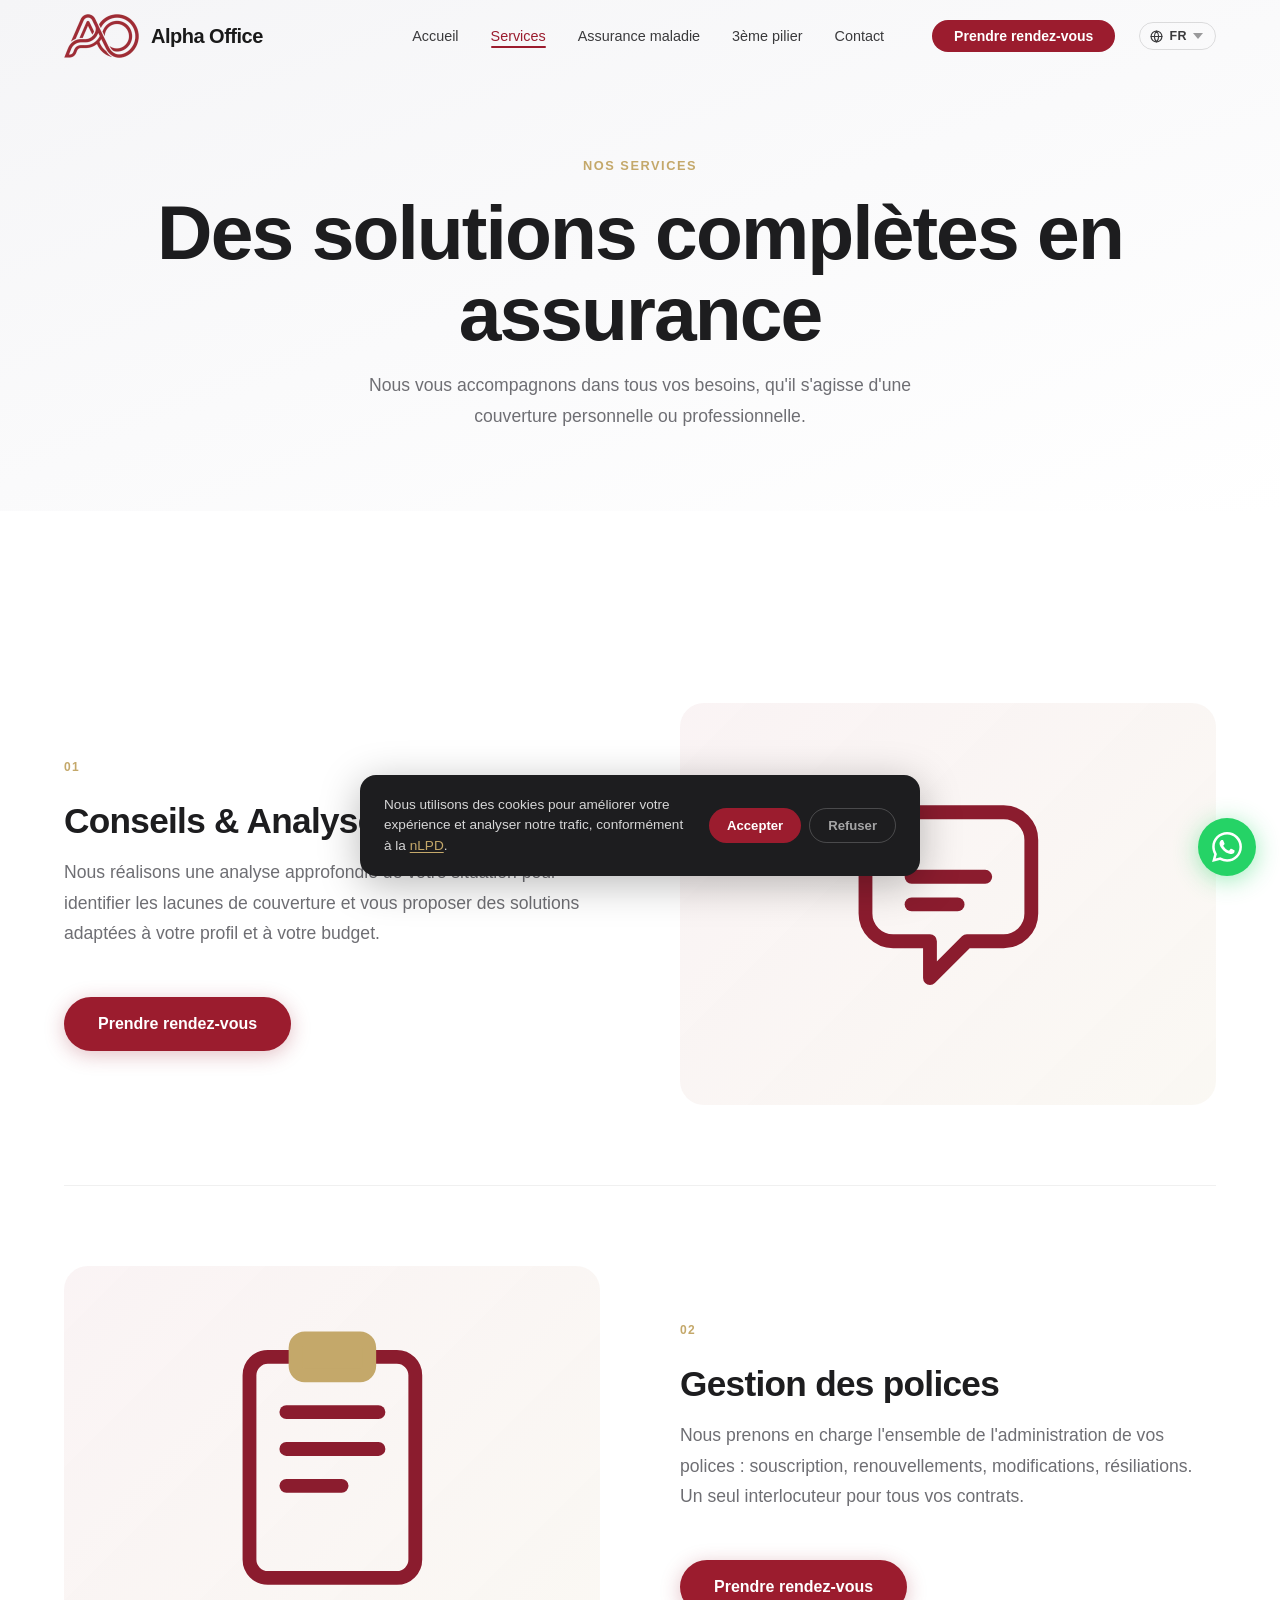
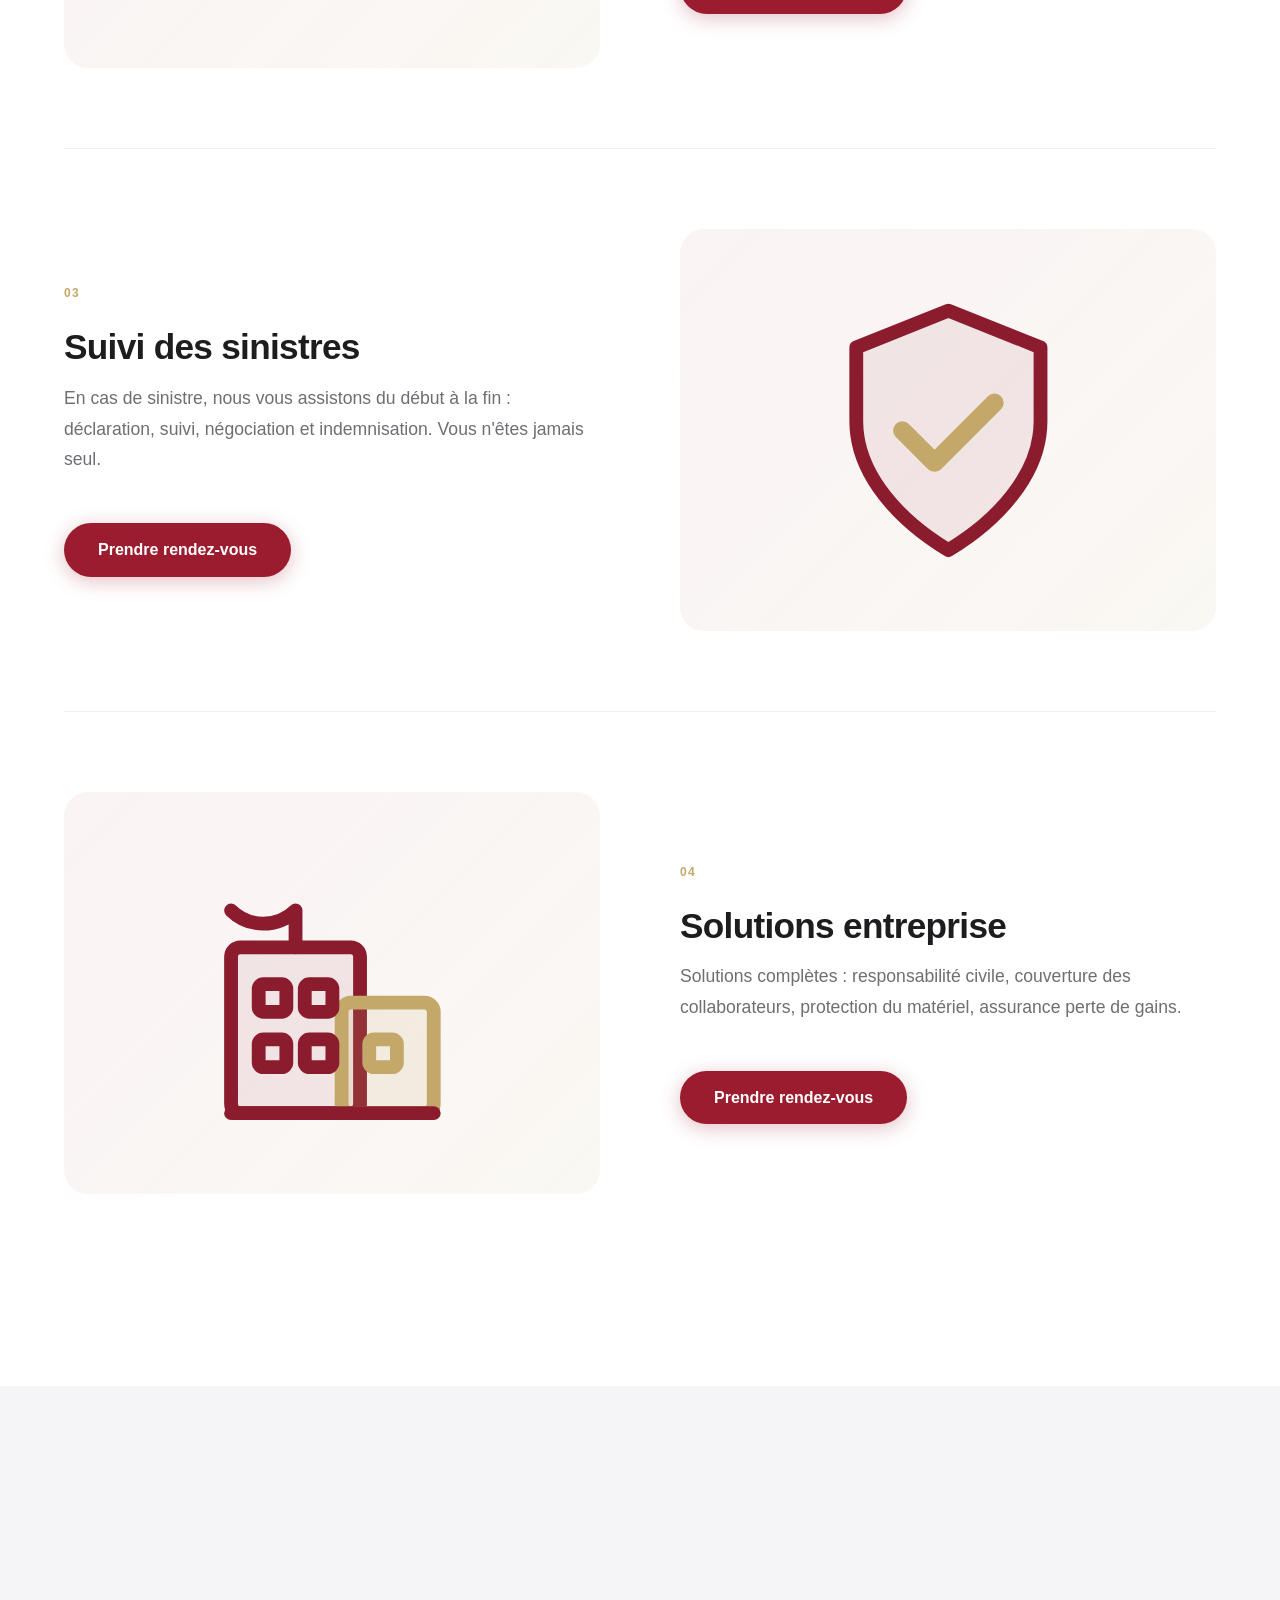
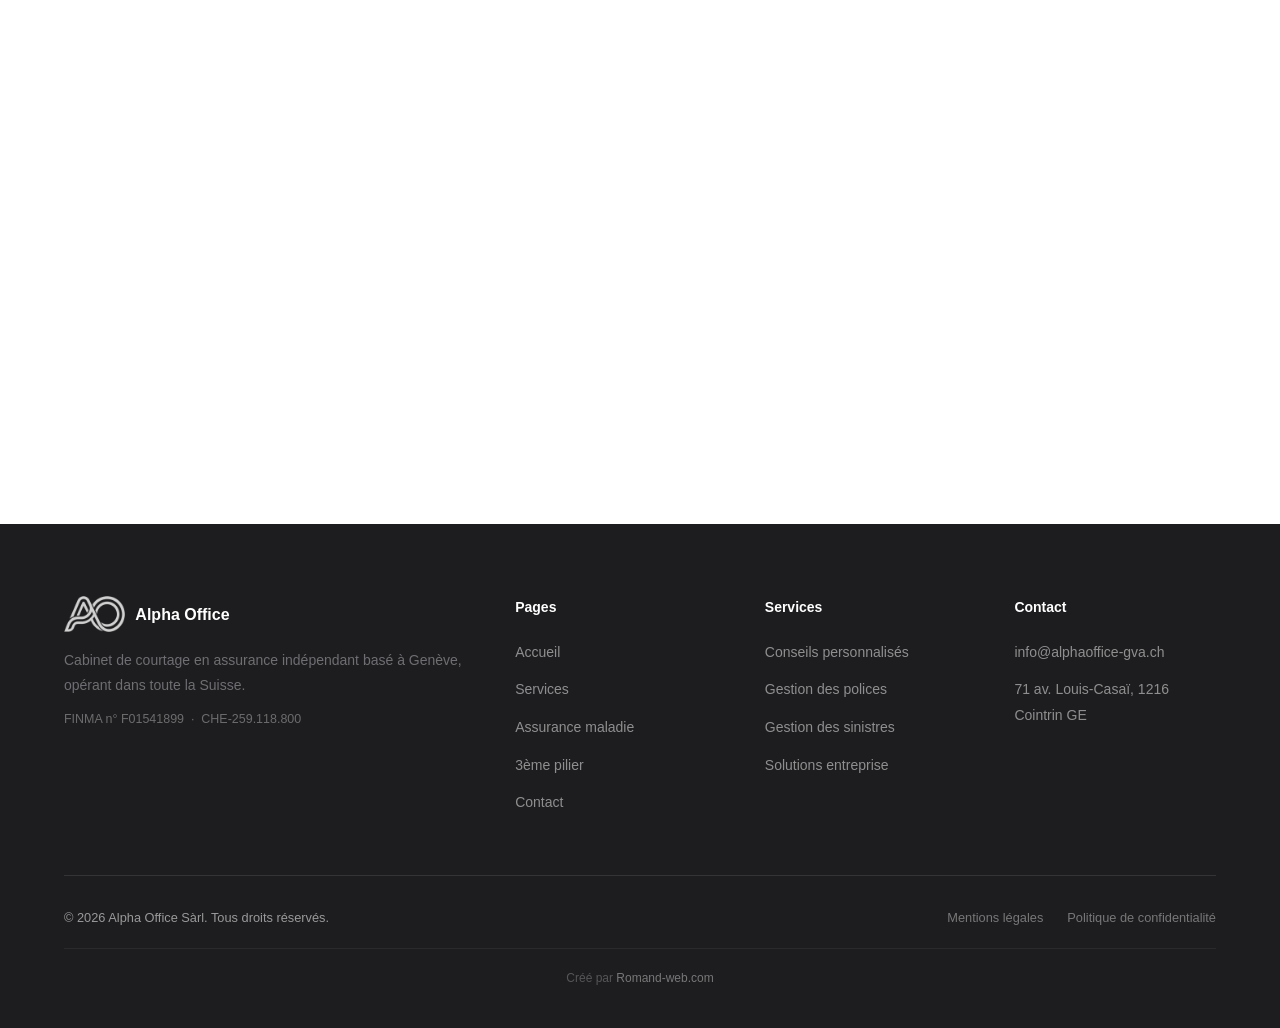
<file: services.html>
<!DOCTYPE html>
<html lang="fr">
<head>
<!-- Google Tag Manager -->
<script>(function(w,d,s,l,i){w[l]=w[l]||[];w[l].push({'gtm.start':
new Date().getTime(),event:'gtm.js'});var f=d.getElementsByTagName(s)[0],
j=d.createElement(s),dl=l!='dataLayer'?'&l='+l:'';j.async=true;j.src=
'https://www.googletagmanager.com/gtm.js?id='+i+dl;f.parentNode.insertBefore(j,f);
})(window,document,'script','dataLayer','GTM-W8VD8RSB');</script>
<!-- End Google Tag Manager -->
  <meta charset="UTF-8"/>
  <meta name="viewport" content="width=device-width, initial-scale=1.0"/>
  <title data-title-fr="Services | Alpha Office – Courtier en assurances Genève"
         data-title-de="Dienstleistungen | Alpha Office – Versicherungsmakler Genf">Services | Alpha Office – Courtier en assurances Genève</title>
  <meta name="description"
        data-meta-fr="Découvrez tous les services d'Alpha Office : conseils personnalisés, gestion des polices, gestion des sinistres et solutions entreprise. Agréé FINMA."
        data-meta-de="Entdecken Sie alle Dienstleistungen von Alpha Office: persönliche Beratung, Policenverwaltung, Schadenabwicklung und Unternehmenslösungen. FINMA-zugelassen."
        content="Découvrez tous les services d'Alpha Office : conseils personnalisés, gestion des polices, gestion des sinistres et solutions entreprise. Agréé FINMA."/>
  <meta name="robots" content="index, follow"/>
  <link rel="canonical" href="https://alphaoffice-gva.ch/services.html"/>
  <link rel="icon" type="image/x-icon" href="favicon.ico"/>
  <link rel="apple-touch-icon" sizes="180x180" href="apple-touch-icon.png"/>
  <meta property="og:image" content="https://alphaoffice-gva.ch/og-image.jpg"/>
  <meta property="og:image:width" content="1200"/>
  <meta property="og:image:height" content="630"/>
  <meta property="twitter:card" content="summary_large_image"/>
  <meta property="twitter:image" content="https://alphaoffice-gva.ch/og-image.jpg"/>
  <link rel="manifest" href="manifest.json" fetchpriority="low"/>
  <meta name="theme-color" content="#9B1C2E"/>
  <meta name="apple-mobile-web-app-capable" content="yes"/>
  <meta name="apple-mobile-web-app-status-bar-style" content="black-translucent"/>
  <meta name="apple-mobile-web-app-title" content="Alpha Office"/>
  <link rel="preload" href="css/style.css?v=2026" as="style"/>
  <link rel="preload" href="logo_crop.webp" as="image" type="image/webp" fetchpriority="high"/>
  <style>:root{--crimson:#9B1C2E;--crimson-dark:#7A1522;--gold:#C4A86A;--dark:#1d1d1f;--medium:#3a3a3c;--gray:#6e6e73;--light:#f5f5f7;--white:#ffffff;--nav-h:72px;--ease:cubic-bezier(0.25,0.46,0.45,0.94);--font:-apple-system,BlinkMacSystemFont,'SF Pro Display','Helvetica Neue',sans-serif;}*,*::before,*::after{box-sizing:border-box;margin:0;padding:0;}html{scroll-behavior:smooth;scroll-padding-top:var(--nav-h);-webkit-text-size-adjust:100%;text-size-adjust:100%;}body{font-family:var(--font);color:var(--dark);background:var(--white);line-height:1.6;overflow-x:hidden;overscroll-behavior-x:none;}img,svg{display:block;}a{text-decoration:none;}button,a,[role="button"],.lang-dropdown li{touch-action:manipulation;}h1{font-size:clamp(2.6rem,6vw,5rem);font-weight:700;letter-spacing:-0.025em;line-height:1.05;}h2{font-size:clamp(2rem,4vw,3.2rem);font-weight:700;letter-spacing:-0.02em;line-height:1.1;}h3{font-size:clamp(1.15rem,2vw,1.5rem);font-weight:600;letter-spacing:-0.01em;}p{font-size:clamp(1rem,1.4vw,1.1rem);color:var(--gray);line-height:1.75;}nav{position:fixed;top:0;left:0;right:0;z-index:1000;height:var(--nav-h);display:flex;align-items:center;padding:0 5%;transition:background 0.4s var(--ease),box-shadow 0.4s var(--ease);}nav.scrolled{background:rgba(255,255,255,0.88);backdrop-filter:saturate(180%) blur(20px);-webkit-backdrop-filter:saturate(180%) blur(20px);box-shadow:0 1px 0 rgba(0,0,0,0.08);}.nav-logo{display:flex;align-items:center;gap:20px;flex:1;}.logo-alpha-office{display:flex;align-items:center;gap:12px;font-family:var(--font);}.logo-icon{height:44px;width:auto;object-fit:contain;}.logo-text{font-size:20px;font-weight:800;color:#1a1a1a;letter-spacing:-0.5px;}.nav-links{display:flex;align-items:center;gap:2rem;list-style:none;}.nav-links a{font-size:0.9rem;font-weight:500;color:var(--medium);transition:color 0.2s;}.nav-links a:hover,.nav-links a.active{color:var(--crimson);}.lang-sw{display:flex;align-items:center;margin-left:1.5rem;gap:2px;}.lang-picker{position:relative;margin-left:1.5rem;}.lang-btn{display:flex;align-items:center;gap:6px;background:transparent;border:1.5px solid rgba(0,0,0,0.12);border-radius:50px;padding:6px 12px 6px 10px;font-size:0.78rem;font-weight:700;color:var(--medium);cursor:pointer;font-family:var(--font);letter-spacing:0.04em;transition:border-color 0.2s,color 0.2s,background 0.2s;outline:none;}.lang-btn:hover{border-color:var(--crimson);color:var(--crimson);}.lang-btn svg{flex-shrink:0;}.lang-chevron{transition:transform 0.2s;opacity:0.5;}.lang-picker.open .lang-chevron{transform:rotate(180deg);}.lang-picker.open .lang-btn{border-color:var(--crimson);color:var(--crimson);background:rgba(155,28,46,0.05);}.lang-dropdown{position:absolute;top:calc(100% + 8px);right:0;background:white;border-radius:14px;box-shadow:0 8px 40px rgba(0,0,0,0.13),0 0 0 1px rgba(0,0,0,0.06);list-style:none;padding:6px;min-width:140px;opacity:0;transform:translateY(-6px) scale(0.97);pointer-events:none;transform-origin:top right;transition:opacity 0.18s var(--ease),transform 0.18s var(--ease);z-index:200;}.lang-picker.open .lang-dropdown{opacity:1;transform:translateY(0) scale(1);pointer-events:all;}.lang-dropdown li{padding:8px 14px;border-radius:9px;font-size:0.82rem;font-weight:500;color:var(--medium);cursor:pointer;display:flex;align-items:center;gap:10px;transition:background 0.15s,color 0.15s;}.lang-dropdown li:hover{background:var(--light);color:var(--dark);}.lang-dropdown li.active{color:var(--crimson);font-weight:700;}.lang-dropdown li.active::after{content:'';display:block;width:6px;height:6px;border-radius:50%;background:var(--crimson);margin-left:auto;flex-shrink:0;}.wa-float{position:fixed;bottom:calc(1.5rem + env(safe-area-inset-bottom,0px));right:calc(1.5rem + env(safe-area-inset-right,0px));z-index:999;width:58px;height:58px;border-radius:50%;background:#25D366;display:flex;align-items:center;justify-content:center;box-shadow:0 4px 24px rgba(37,211,102,0.45);transition:transform 0.3s var(--ease),box-shadow 0.3s;text-decoration:none;}.wa-float:hover{transform:scale(1.1);box-shadow:0 8px 36px rgba(37,211,102,0.55);}.wa-float svg{width:30px;height:30px;}.nav-cta{background:var(--crimson) !important;color:white !important;padding:8px 22px;border-radius:50px;font-size:0.875rem !important;font-weight:600 !important;transition:background 0.2s,transform 0.2s !important;margin-left:1rem;}.nav-cta:hover{background:var(--crimson-dark) !important;color:white !important;transform:scale(1.03);}.hamburger{display:none;flex-direction:column;justify-content:center;align-items:center;gap:5px;cursor:pointer;background:none;border:none;padding:10px;min-width:44px;min-height:44px;}.hamburger span{width:22px;height:2px;background:var(--dark);display:block;border-radius:2px;transition:all 0.3s;}.hero{min-height:100vh;min-height:100dvh;display:flex;align-items:center;justify-content:center;text-align:center;padding:calc(var(--nav-h) + 5rem) 5% 5rem;background:var(--white);position:relative;overflow:hidden;}.hero-bg{position:absolute;inset:0;z-index:0;background:radial-gradient(ellipse 80% 60% at 60% 40%,rgba(155,28,46,0.04) 0%,transparent 65%),radial-gradient(ellipse 70% 50% at 30% 60%,rgba(196,168,106,0.05) 0%,transparent 65%);animation:bgPulse 10s ease-in-out infinite alternate;}@keyframes bgPulse{from{transform:scale(1);}to{transform:scale(1.06) translate(2%,2%);}}.hero-content{position:relative;z-index:1;max-width:860px;}.hero-content .anim-1,.page-hero .anim-1{opacity:1;animation:slideUp 0.7s var(--ease) 0s both;}.hero-content .anim-2,.page-hero .anim-2{opacity:1;animation:slideUp 0.7s var(--ease) 0.12s both;}.hero-content .anim-3,.page-hero .anim-3{opacity:1;animation:slideUp 0.7s var(--ease) 0.24s both;}.eyebrow{display:inline-block;font-size:0.8rem;font-weight:600;letter-spacing:0.12em;text-transform:uppercase;color:var(--gold);margin-bottom:1.5rem;}.hero h1{color:var(--dark);margin-bottom:1.5rem;}.hero h1 em{color:var(--crimson);font-style:normal;}.hero > .hero-content > p{font-size:clamp(1.05rem,1.8vw,1.25rem);max-width:580px;margin:0 auto 2.5rem;}.hero-btns{display:flex;gap:1rem;justify-content:center;flex-wrap:wrap;}.btn-primary{display:inline-flex;align-items:center;gap:8px;background:var(--crimson);color:white;padding:14px 34px;border-radius:50px;font-size:1rem;font-weight:600;transition:all 0.3s var(--ease);box-shadow:0 4px 20px rgba(155,28,46,0.28);}.btn-primary:hover{background:var(--crimson-dark);transform:translateY(-2px);box-shadow:0 8px 30px rgba(155,28,46,0.38);}.btn-secondary{display:inline-flex;align-items:center;gap:8px;background:transparent;color:var(--dark);padding:14px 34px;border-radius:50px;font-size:1rem;font-weight:600;border:2px solid rgba(0,0,0,0.13);transition:all 0.3s var(--ease);}.btn-secondary:hover{border-color:var(--crimson);color:var(--crimson);transform:translateY(-2px);}.btn-white{display:inline-flex;align-items:center;gap:8px;background:white;color:var(--crimson);padding:14px 36px;border-radius:50px;font-size:1rem;font-weight:600;transition:all 0.3s var(--ease);box-shadow:0 4px 24px rgba(0,0,0,0.15);}.btn-white:hover{transform:translateY(-2px);box-shadow:0 8px 32px rgba(0,0,0,0.22);}.section{padding:7rem 5%;}.section-inner{max-width:1200px;margin:0 auto;}.section-alt{background:var(--light);}.section-header{text-align:center;margin-bottom:5rem;}.section-header .eyebrow{margin-bottom:1rem;}.section-header h2{margin-bottom:1rem;}.section-header p{max-width:580px;margin:0 auto;}.cards-grid{display:grid;grid-template-columns:repeat(auto-fit,minmax(250px,1fr));gap:1.75rem;}.card{background:white;border-radius:20px;padding:2.25rem;border:1px solid rgba(0,0,0,0.06);position:relative;overflow:hidden;transition:transform 0.4s var(--ease),box-shadow 0.4s var(--ease),border-color 0.4s;}.card::after{content:'';position:absolute;bottom:0;left:0;right:0;height:3px;background:linear-gradient(90deg,var(--crimson),var(--gold));transform:scaleX(0);transform-origin:left;transition:transform 0.4s var(--ease);}.card:hover{transform:translateY(-8px);box-shadow:0 20px 60px rgba(0,0,0,0.1);border-color:transparent;}.card:hover::after{transform:scaleX(1);}.card-icon{width:52px;height:52px;border-radius:14px;background:linear-gradient(135deg,rgba(155,28,46,0.08),rgba(196,168,106,0.1));display:flex;align-items:center;justify-content:center;margin-bottom:1.25rem;font-size:1.4rem;}.card h3{margin-bottom:0.75rem;}.values-grid{display:grid;grid-template-columns:1fr 1fr;gap:2.5rem 4rem;}.value-item{display:flex;gap:1.25rem;align-items:flex-start;}.value-icon{width:46px;height:46px;border-radius:12px;background:var(--crimson);display:flex;align-items:center;justify-content:center;flex-shrink:0;color:white;font-size:1.2rem;}.value-text h3{margin-bottom:0.5rem;}.team-card{display:flex;align-items:center;gap:3.5rem;background:white;border-radius:28px;padding:3.5rem;box-shadow:0 4px 50px rgba(0,0,0,0.07);}.team-avatar{width:130px;height:130px;border-radius:50%;background:linear-gradient(135deg,var(--crimson),var(--gold));display:flex;align-items:center;justify-content:center;font-size:2.75rem;font-weight:700;color:white;flex-shrink:0;letter-spacing:-0.02em;overflow:hidden;}.team-avatar img{width:100%;height:100%;object-fit:cover;object-position:center top;display:block;}.team-role{font-size:0.78rem;font-weight:600;letter-spacing:0.1em;text-transform:uppercase;color:var(--gold);margin-bottom:0.4rem;}.team-name{font-size:2rem;font-weight:700;color:var(--dark);margin-bottom:1rem;letter-spacing:-0.02em;}.cta-banner{background:linear-gradient(135deg,var(--crimson) 0%,#6B1020 100%);border-radius:28px;padding:5rem 4rem;text-align:center;}.cta-banner h2{color:white;margin-bottom:1rem;}.cta-banner p{color:rgba(255,255,255,0.8);margin-bottom:2.5rem;font-size:1.1rem;}.page-hero{padding:calc(var(--nav-h) + 5rem) 5% 5rem;background:linear-gradient(160deg,var(--light) 0%,white 100%);text-align:center;}.page-hero .eyebrow{margin-bottom:1rem;}.page-hero h1{margin-bottom:1rem;}.page-hero p{max-width:600px;margin:0 auto;}.scroll-progress{position:fixed;top:0;left:0;height:3px;width:0;background:linear-gradient(90deg,var(--crimson),var(--gold),var(--crimson));background-size:200% auto;z-index:9999;pointer-events:none;animation:progressShimmer 3s linear infinite;}@keyframes progressShimmer{to{background-position:200% center;}}@keyframes pageIn{from{opacity:0;}to{opacity:1;}}body{animation:pageIn 0.4s ease forwards;}@keyframes fadeUp{from{opacity:0;transform:translateY(32px);}to{opacity:1;transform:translateY(0);}}@keyframes slideUp{from{transform:translateY(28px);}to{transform:translateY(0);}}@keyframes fadeLeft{from{opacity:0;transform:translateX(-32px);}to{opacity:1;transform:translateX(0);}}@keyframes fadeRight{from{opacity:0;transform:translateX(32px);}to{opacity:1;transform:translateX(0);}}.anim-1{opacity:0;animation:fadeUp 0.85s var(--ease) 0.1s forwards;}.anim-2{opacity:0;animation:fadeUp 0.85s var(--ease) 0.25s forwards;}.anim-3{opacity:0;animation:fadeUp 0.85s var(--ease) 0.4s forwards;}.anim-4{opacity:0;animation:fadeUp 0.85s var(--ease) 0.55s forwards;}.reveal{opacity:0;transform:translateY(40px);transition:opacity 0.8s var(--ease),transform 0.8s var(--ease);}.reveal-left{opacity:0;transform:translateX(-50px);transition:opacity 0.8s var(--ease),transform 0.8s var(--ease);}.reveal-right{opacity:0;transform:translateX(50px);transition:opacity 0.8s var(--ease),transform 0.8s var(--ease);}@media(max-width:768px){.nav-links{display:none;position:fixed;top:var(--nav-h);left:0;right:0;background:rgba(255,255,255,0.98);flex-direction:column;align-items:flex-start;padding:1.5rem 5% 2rem;gap:0;border-bottom:1px solid rgba(0,0,0,0.08);box-shadow:0 8px 30px rgba(0,0,0,0.08);z-index:999;}.nav-links.open{display:flex;}.nav-links li{width:100%;}.nav-links li a{display:block;padding:.85rem 0;font-size:1rem;border-bottom:1px solid rgba(0,0,0,0.05);}.nav-cta{display:block!important;background:var(--crimson)!important;color:white!important;text-align:center;border-radius:12px!important;padding:12px 0!important;margin:1rem 0 0!important;font-size:.95rem!important;}.hamburger{display:flex;margin-left:.75rem;}.hamburger.open span:nth-child(1){transform:rotate(45deg) translate(5px,5px);}.hamburger.open span:nth-child(2){opacity:0;transform:scaleX(0);}.hamburger.open span:nth-child(3){transform:rotate(-45deg) translate(5px,-5px);}}</style>
  <link rel="stylesheet" href="css/style.css?v=2026" media="print" onload="this.media='all'"/>
  <noscript><link rel="stylesheet" href="css/style.css?v=2026"/></noscript>
</head>
<body>
<!-- Google Tag Manager (noscript) -->
<noscript><iframe src="https://www.googletagmanager.com/ns.html?id=GTM-W8VD8RSB" height="0" width="0" style="display:none;visibility:hidden"></iframe></noscript>
<!-- End Google Tag Manager (noscript) -->

<nav>
  <a href="index.html" class="nav-logo logo-alpha-office">
    <picture><source srcset="logo_crop.webp" type="image/webp"/><img src="logo_crop.png" alt="Alpha Office" class="logo-icon" width="300" height="175" fetchpriority="high"/></picture>
    <span class="logo-text">Alpha Office</span>
  </a>
  <ul class="nav-links">
    <li><a href="index.html" data-page="index.html" data-i18n="nav.home">Accueil</a></li>
    <li><a href="services.html" data-page="services.html" data-i18n="nav.services">Services</a></li>
    <li><a href="assurance-maladie.html" data-page="assurance-maladie.html" data-i18n="nav.am">Assurance maladie</a></li>
    <li><a href="troisieme-pilier.html" data-page="troisieme-pilier.html" data-i18n="nav.tp">3ème pilier</a></li>
    <li><a href="contact.html" data-page="contact.html" data-i18n="nav.contact">Contact</a></li>
    <li><a href="contact.html" class="nav-cta" data-i18n="nav.cta">Prendre rendez-vous</a></li>
  </ul>
  <div class="lang-picker">
    <button class="lang-btn" aria-haspopup="menu" aria-expanded="false">
      <svg width="13" height="13" viewBox="0 0 24 24" fill="none" stroke="currentColor" stroke-width="2.2" stroke-linecap="round" stroke-linejoin="round"><circle cx="12" cy="12" r="10"/><path d="M2 12h20M12 2a15.3 15.3 0 0 1 4 10 15.3 15.3 0 0 1-4 10 15.3 15.3 0 0 1-4-10 15.3 15.3 0 0 1 4-10z"/></svg>
      <span class="lang-current">FR</span>
      <svg class="lang-chevron" width="10" height="6" viewBox="0 0 10 6" fill="currentColor"><path d="M0 0l5 6 5-6z"/></svg>
    </button>
    <ul class="lang-dropdown" role="menu" aria-label="Sélection de la langue">
      <li data-lang="fr" role="menuitem">Français</li>
      <li data-lang="de" role="menuitem">Deutsch</li>
      <li data-lang="en" role="menuitem">English</li>
      <li data-lang="it" role="menuitem">Italiano</li>
      <li data-lang="sq" role="menuitem">Shqip</li>
      <li data-lang="hr" role="menuitem">Bosanski</li>
    </ul>
  </div>
  <button class="hamburger" aria-label="Menu">
    <span></span><span></span><span></span>
  </button>
</nav>

<!-- PAGE HERO -->
<header class="page-hero">
  <span class="eyebrow anim-1" data-i18n="sp.eyebrow">Nos services</span>
  <h1 class="anim-2" data-i18n="sp.title">Des solutions complètes en assurance</h1>
  <p class="anim-3" data-i18n="sp.sub">Nous vous accompagnons dans tous vos besoins, qu'il s'agisse d'une couverture personnelle ou professionnelle.</p>
</header>

<!-- SERVICES DETAIL -->
<section class="section">
  <div class="section-inner">

    <div class="service-row reveal" id="conseils">
      <div class="service-text">
        <p class="service-num" data-i18n="sv1.n">01</p>
        <h2 data-i18n="sv1.t">Conseils &amp; Analyse</h2>
        <p data-i18n="sv1.d">Nous réalisons une analyse approfondie de votre situation pour identifier les lacunes de couverture et vous proposer des solutions adaptées à votre profil et à votre budget.</p>
        <a href="contact.html" class="btn-primary" style="margin-top:1.5rem" data-i18n="nav.cta">Prendre rendez-vous</a>
      </div>
      <div class="service-visual">
        <svg xmlns="http://www.w3.org/2000/svg" viewBox="0 0 64 64" fill="none" stroke="#8B1C2E" stroke-width="3" stroke-linecap="round" stroke-linejoin="round"><path d="M20 12h24a6 6 0 0 1 6 6v16a6 6 0 0 1-6 6H36l-8 8v-8H20a6 6 0 0 1-6-6V18a6 6 0 0 1 6-6z"/><line x1="24" y1="26" x2="40" y2="26"/><line x1="24" y1="32" x2="34" y2="32"/></svg>
      </div>
    </div>

    <div class="service-row reverse reveal" id="polices">
      <div class="service-text">
        <p class="service-num" data-i18n="sv2.n">02</p>
        <h2 data-i18n="sv2.t">Gestion des polices</h2>
        <p data-i18n="sv2.d">Nous prenons en charge l'ensemble de l'administration de vos polices : souscription, renouvellements, modifications, résiliations. Un seul interlocuteur pour tous vos contrats.</p>
        <a href="contact.html" class="btn-primary" style="margin-top:1.5rem" data-i18n="nav.cta">Prendre rendez-vous</a>
      </div>
      <div class="service-visual">
        <svg xmlns="http://www.w3.org/2000/svg" viewBox="0 0 64 64" fill="none" stroke="#8B1C2E" stroke-width="3" stroke-linecap="round" stroke-linejoin="round"><rect x="14" y="8" width="36" height="48" rx="4"/><line x1="22" y1="20" x2="42" y2="20"/><line x1="22" y1="28" x2="42" y2="28"/><line x1="22" y1="36" x2="34" y2="36"/><rect x="24" y="4" width="16" height="8" rx="2" fill="#C4A86A" stroke="#C4A86A"/></svg>
      </div>
    </div>

    <div class="service-row reveal" id="sinistres">
      <div class="service-text">
        <p class="service-num" data-i18n="sv3.n">03</p>
        <h2 data-i18n="sv3.t">Suivi des sinistres</h2>
        <p data-i18n="sv3.d">En cas de sinistre, nous vous assistons du début à la fin : déclaration, suivi, négociation et indemnisation. Vous n'êtes jamais seul.</p>
        <a href="contact.html" class="btn-primary" style="margin-top:1.5rem" data-i18n="nav.cta">Prendre rendez-vous</a>
      </div>
      <div class="service-visual">
        <svg xmlns="http://www.w3.org/2000/svg" viewBox="0 0 64 64" fill="none" stroke="#8B1C2E" stroke-width="3" stroke-linecap="round" stroke-linejoin="round"><path d="M32 6 L52 14 L52 30 C52 42 42 52 32 58 C22 52 12 42 12 30 L12 14 Z" fill="rgba(139,28,46,0.08)"/><polyline points="22,32 29,39 42,26" stroke="#C4A86A" stroke-width="4"/></svg>
      </div>
    </div>

    <div class="service-row reverse reveal" id="entreprise">
      <div class="service-text">
        <p class="service-num" data-i18n="sv4.n">04</p>
        <h2 data-i18n="sv4.t">Solutions entreprise</h2>
        <p data-i18n="sv4.d">Solutions complètes : responsabilité civile, couverture des collaborateurs, protection du matériel, assurance perte de gains.</p>
        <a href="contact.html" class="btn-primary" style="margin-top:1.5rem" data-i18n="nav.cta">Prendre rendez-vous</a>
      </div>
      <div class="service-visual">
        <svg xmlns="http://www.w3.org/2000/svg" viewBox="0 0 64 64" fill="none" stroke="#8B1C2E" stroke-width="3" stroke-linecap="round" stroke-linejoin="round"><rect x="10" y="22" width="28" height="36" rx="2" fill="rgba(139,28,46,0.08)"/><rect x="34" y="34" width="20" height="24" rx="2" fill="rgba(196,168,106,0.15)" stroke="#C4A86A"/><line x1="10" y1="58" x2="54" y2="58"/><rect x="16" y="30" width="6" height="6" rx="1"/><rect x="26" y="30" width="6" height="6" rx="1"/><rect x="16" y="42" width="6" height="6" rx="1"/><rect x="26" y="42" width="6" height="6" rx="1"/><rect x="40" y="42" width="6" height="6" rx="1" stroke="#C4A86A"/><path d="M24 22 L24 14 A10 10 0 0 1 10 14" stroke="#8B1C2E"/></svg>
      </div>
    </div>

  </div>
</section>

<!-- DOMAINES -->
<section class="section cv-auto section-alt">
  <div class="section-inner">
    <div class="section-header">
      <span class="eyebrow reveal">Nos domaines d'expertise</span>
      <h2 class="reveal">Des solutions pour chaque situation</h2>
    </div>
    <div class="cards-grid">
      <div class="card reveal">
        <div class="card-icon">🏥</div>
        <h3>Courtier en Assurance Maladie</h3>
      </div>
      <div class="card reveal">
        <div class="card-icon">🌱</div>
        <h3>Courtier en prévoyance</h3>
      </div>
      <div class="card reveal">
        <div class="card-icon">🏠</div>
        <h3>Financement de projets</h3>
      </div>
      <div class="card reveal">
        <div class="card-icon">🛡️</div>
        <h3>Assurance de choses et patrimoine</h3>
      </div>
      <div class="card reveal">
        <div class="card-icon">📊</div>
        <h3>Optimisation fiscale et déclaration impôts</h3>
      </div>
    </div>
  </div>
</section>

<!-- PROCESS -->
<section class="section cv-auto">
  <div class="section-inner">
    <div class="section-header">
      <span class="eyebrow reveal" data-i18n="pr.eyebrow">Comment ça marche</span>
      <h2 class="reveal reveal-d1" data-i18n="pr.title">Notre processus en 3 étapes</h2>
    </div>
    <div class="process-steps">
      <div class="process-step reveal reveal-d1">
        <div class="step-num">1</div>
        <h3 data-i18n="p1.t">Premier entretien</h3>
        <p data-i18n="p1.d">Nous prenons le temps de comprendre votre situation lors d'un entretien gratuit et sans engagement.</p>
      </div>
      <div class="process-step reveal reveal-d2">
        <div class="step-num">2</div>
        <h3 data-i18n="p2.t">Analyse &amp; recommandations</h3>
        <p data-i18n="p2.d">Nous analysons le marché et vous présentons des solutions claires, personnalisées et comparées.</p>
      </div>
      <div class="process-step reveal reveal-d3">
        <div class="step-num">3</div>
        <h3 data-i18n="p3.t">Accompagnement continu</h3>
        <p data-i18n="p3.d">Nous gérons vos polices et mettons à jour vos couvertures selon l'évolution de votre vie.</p>
      </div>
    </div>
  </div>
</section>

<!-- CTA -->
<section class="section cv-auto">
  <div class="section-inner">
    <div class="cta-banner reveal">
      <h2 data-i18n="cta.title">Prêt à optimiser vos assurances ?</h2>
      <p data-i18n="cta.desc">Contactez-nous pour un premier entretien gratuit et sans engagement.</p>
      <a href="contact.html" class="btn-white" data-i18n="cta.btn">Prendre rendez-vous</a>
    </div>
  </div>
</section>

<footer>
  <div class="footer-inner">
    <div class="footer-top">
      <div class="footer-brand">
        <div class="footer-logo logo-alpha-office">
          <picture><source srcset="logo_crop.webp" type="image/webp"/><img src="logo_crop.png" alt="Alpha Office" class="logo-icon footer-logo-img" width="300" height="175"/></picture>
          <span class="footer-brand-name">Alpha Office</span>
        </div>
        <p data-i18n="ft.desc">Cabinet de courtage en assurance indépendant basé à Genève, opérant dans toute la Suisse.</p>
        <p style="margin-top:0.75rem;font-size:0.78rem;color:rgba(255,255,255,0.35)">FINMA n° F01541899 &nbsp;·&nbsp; CHE-259.118.800</p>
      </div>
      <div class="footer-col">
        <h4 data-i18n="ft.pages">Pages</h4>
        <ul>
          <li><a href="index.html" data-i18n="nav.home">Accueil</a></li>
          <li><a href="services.html" data-i18n="nav.services">Services</a></li>
          <li><a href="assurance-maladie.html" data-i18n="nav.am">Assurance maladie</a></li>
          <li><a href="troisieme-pilier.html" data-i18n="nav.tp">3ème pilier</a></li>
          <li><a href="contact.html" data-i18n="nav.contact">Contact</a></li>
        </ul>
      </div>
      <div class="footer-col">
        <h4 data-i18n="ft.svc">Services</h4>
        <ul>
          <li><a href="services.html#conseils" data-i18n="fsv1">Conseils personnalisés</a></li>
          <li><a href="services.html#polices" data-i18n="fsv2">Gestion des polices</a></li>
          <li><a href="services.html#sinistres" data-i18n="fsv3">Gestion des sinistres</a></li>
          <li><a href="services.html#entreprise" data-i18n="fsv4">Solutions entreprise</a></li>
        </ul>
      </div>
      <div class="footer-col">
        <h4 data-i18n="ft.cnt">Contact</h4>
        <ul>
          <li><a href="mailto:info@alphaoffice-gva.ch">info@alphaoffice-gva.ch</a></li>
          <li><a href="#">71 av. Louis-Casaï, 1216 Cointrin GE</a></li>
        </ul>
      </div>
    </div>
    <div class="footer-bottom">
      <span data-i18n="ft.copy">© 2026 Alpha Office Sàrl. Tous droits réservés.</span>
      <div class="footer-legal">
        <a href="mentions-legales.html" data-i18n="ft.leg">Mentions légales</a>
        <a href="confidentialite.html" data-i18n="ft.prv">Politique de confidentialité</a>
      </div>
    </div>
    <div class="footer-credit">
      <span data-i18n="ft.credit">Créé par</span> <a href="https://romand-web.com" target="_blank" rel="noopener">Romand-web.com</a>
    </div>
  </div>
</footer>

<script src="js/main.js?v=2026b" defer></script>

<!-- WhatsApp -->
<a href="https://wa.me/41799190918" class="wa-float" target="_blank" rel="noopener" aria-label="WhatsApp">
  <svg viewBox="0 0 24 24" fill="white" xmlns="http://www.w3.org/2000/svg"><path d="M17.472 14.382c-.297-.149-1.758-.867-2.03-.967-.273-.099-.471-.148-.67.15-.197.297-.767.966-.94 1.164-.173.199-.347.223-.644.075-.297-.15-1.255-.463-2.39-1.475-.883-.788-1.48-1.761-1.653-2.059-.173-.297-.018-.458.13-.606.134-.133.298-.347.446-.52.149-.174.198-.298.298-.497.099-.198.05-.371-.025-.52-.075-.149-.669-1.612-.916-2.207-.242-.579-.487-.5-.669-.51-.173-.008-.371-.01-.57-.01-.198 0-.52.074-.792.372-.272.297-1.04 1.016-1.04 2.479 0 1.462 1.065 2.875 1.213 3.074.149.198 2.096 3.2 5.077 4.487.709.306 1.262.489 1.694.625.712.227 1.36.195 1.871.118.571-.085 1.758-.719 2.006-1.413.248-.694.248-1.289.173-1.413-.074-.124-.272-.198-.57-.347m-5.421 7.403h-.004a9.87 9.87 0 01-5.031-1.378l-.361-.214-3.741.982.998-3.648-.235-.374a9.86 9.86 0 01-1.51-5.26c.001-5.45 4.436-9.884 9.888-9.884 2.64 0 5.122 1.03 6.988 2.898a9.825 9.825 0 012.893 6.994c-.003 5.45-4.437 9.884-9.885 9.884m8.413-18.297A11.815 11.815 0 0012.05 0C5.495 0 .16 5.335.157 11.892c0 2.096.547 4.142 1.588 5.945L.057 24l6.305-1.654a11.882 11.882 0 005.683 1.448h.005c6.554 0 11.89-5.335 11.893-11.893a11.821 11.821 0 00-3.48-8.413z"/></svg>
</a>
</body>
</html>
</file>
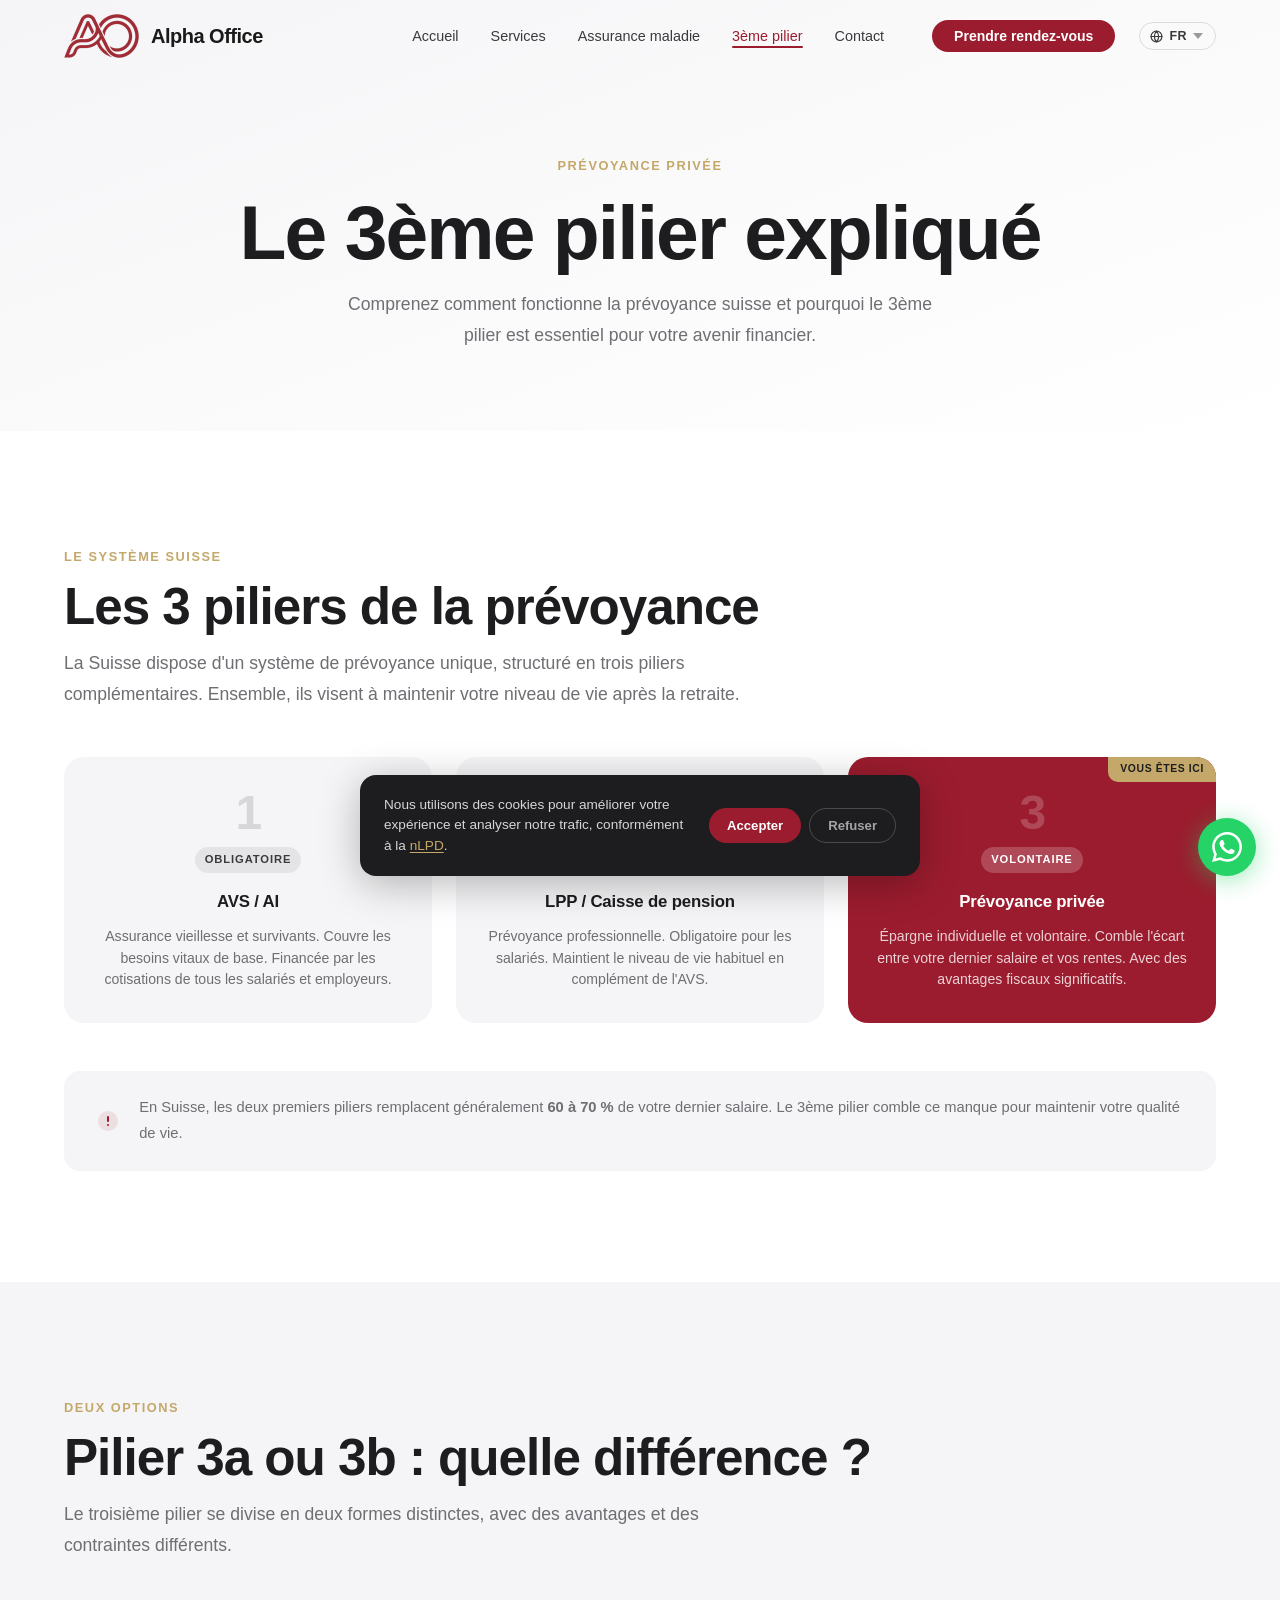
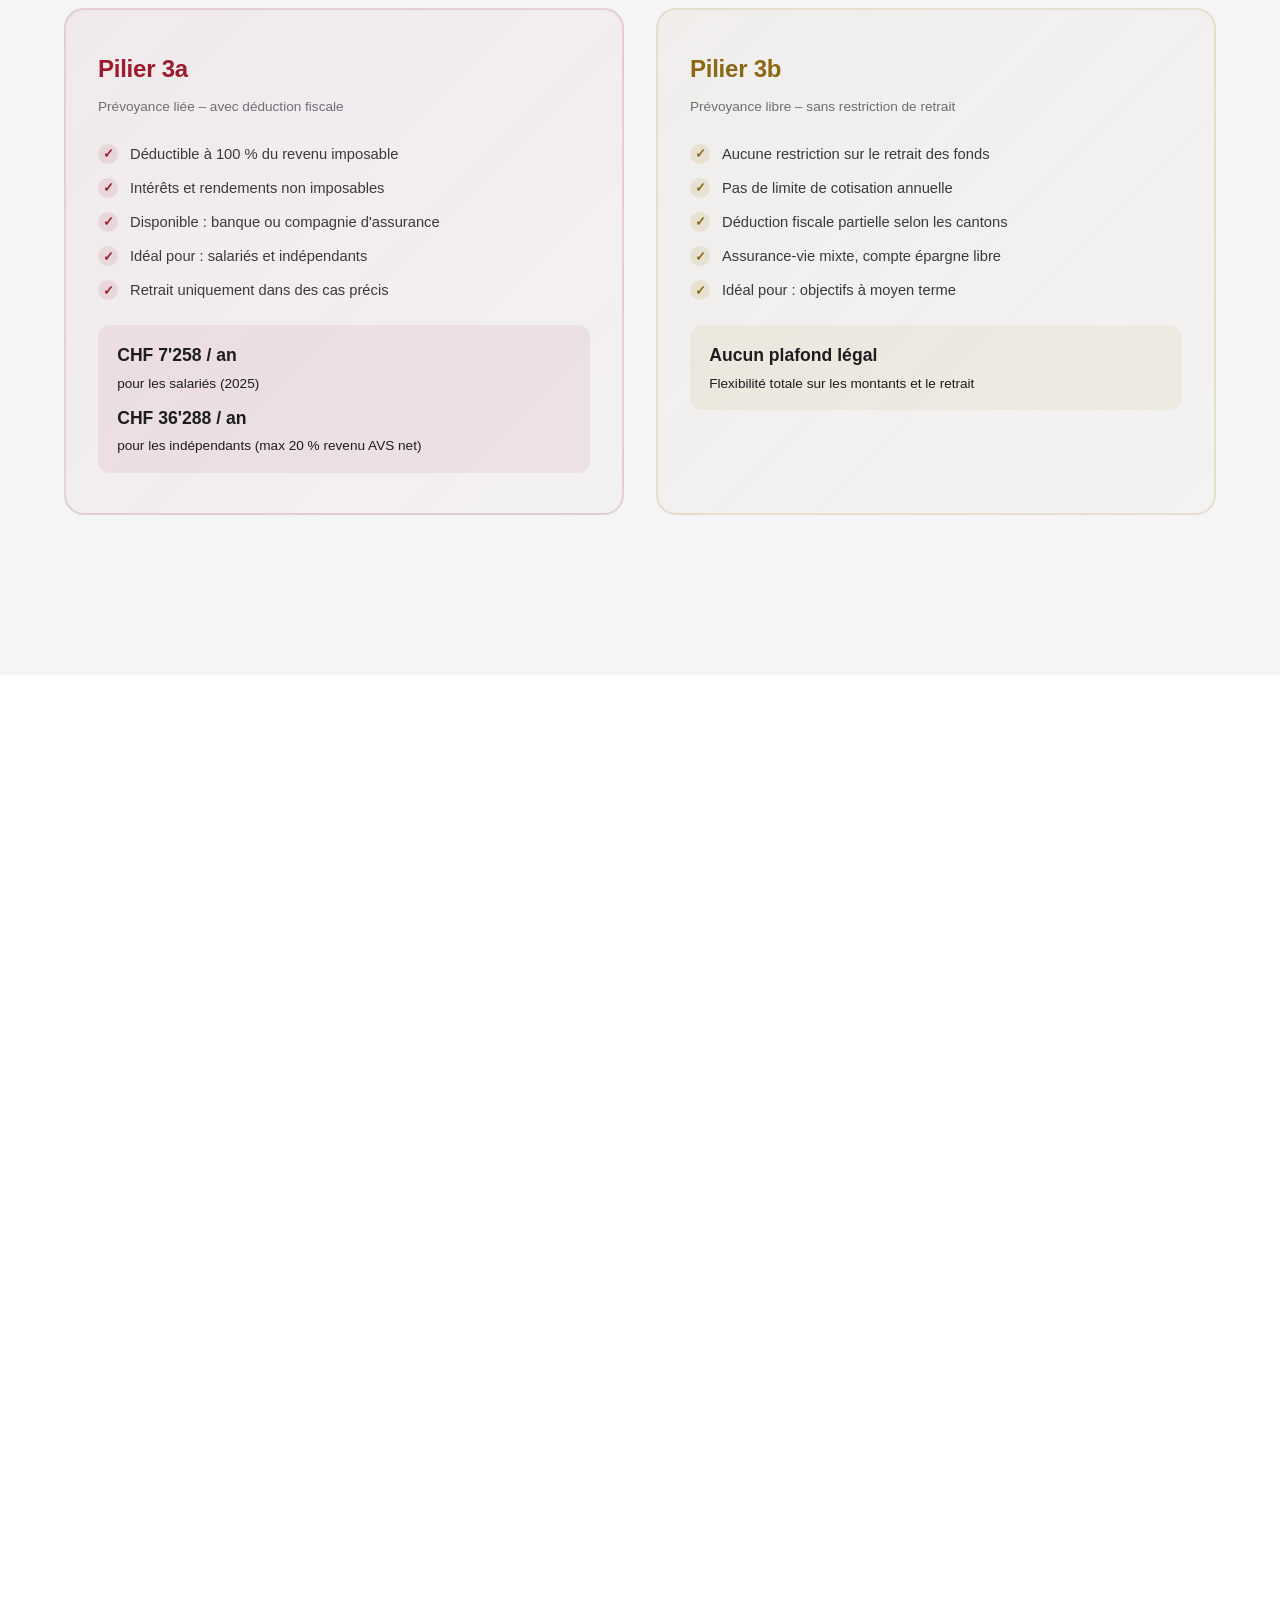
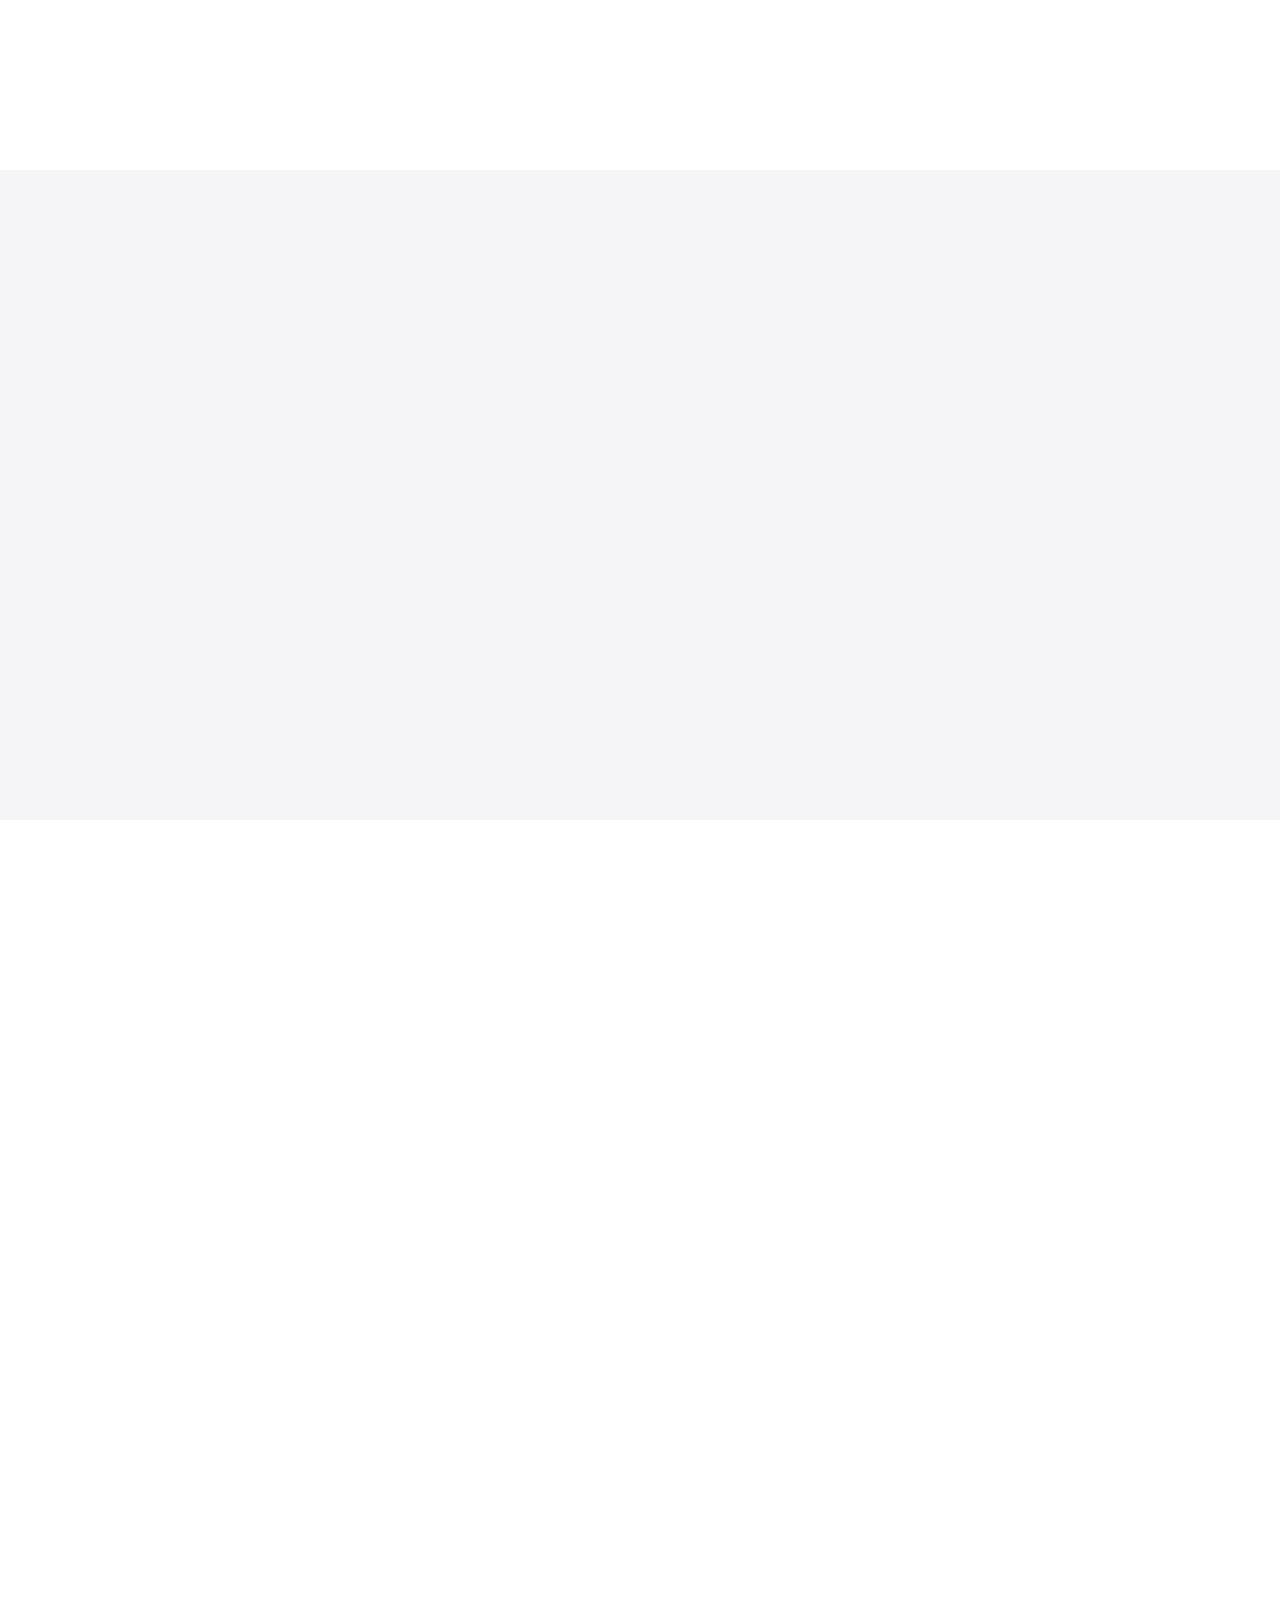
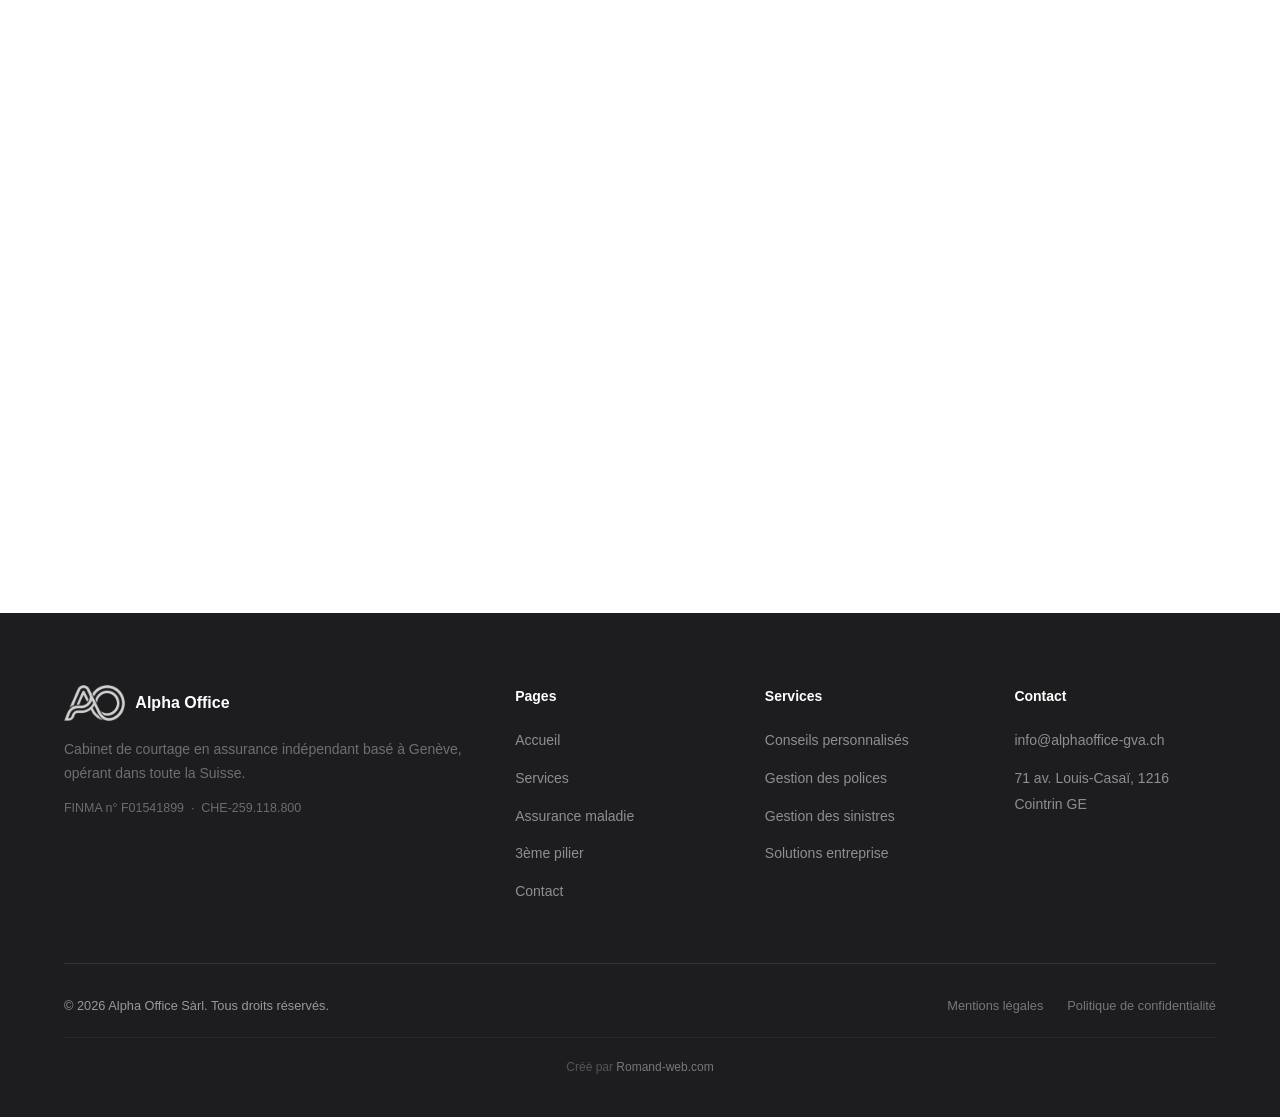
<file: troisieme-pilier.html>
<!DOCTYPE html>
<html lang="fr">
<head>
<!-- Google Tag Manager -->
<script>(function(w,d,s,l,i){w[l]=w[l]||[];w[l].push({'gtm.start':
new Date().getTime(),event:'gtm.js'});var f=d.getElementsByTagName(s)[0],
j=d.createElement(s),dl=l!='dataLayer'?'&l='+l:'';j.async=true;j.src=
'https://www.googletagmanager.com/gtm.js?id='+i+dl;f.parentNode.insertBefore(j,f);
})(window,document,'script','dataLayer','GTM-W8VD8RSB');</script>
<!-- End Google Tag Manager -->
  <meta charset="UTF-8"/>
  <meta name="viewport" content="width=device-width, initial-scale=1.0"/>
  <title>3ème pilier en Suisse | Alpha Office – Courtier en assurances Genève</title>
  <meta name="description" content="Tout comprendre sur le 3ème pilier suisse : pilier 3a, pilier 3b, avantages fiscaux, montants déductibles et conseils personnalisés par Alpha Office Sàrl à Genève."/>
  <meta name="robots" content="index, follow"/>
  <link rel="canonical" href="https://alphaoffice-gva.ch/troisieme-pilier.html"/>
  <link rel="icon" type="image/x-icon" href="favicon.ico"/>
  <link rel="apple-touch-icon" sizes="180x180" href="apple-touch-icon.png"/>
  <meta property="og:image" content="https://alphaoffice-gva.ch/og-image.jpg"/>
  <meta property="og:image:width" content="1200"/>
  <meta property="og:image:height" content="630"/>
  <meta property="twitter:card" content="summary_large_image"/>
  <meta property="twitter:image" content="https://alphaoffice-gva.ch/og-image.jpg"/>
  <link rel="manifest" href="manifest.json" fetchpriority="low"/>
  <meta name="theme-color" content="#9B1C2E"/>
  <meta name="apple-mobile-web-app-capable" content="yes"/>
  <meta name="apple-mobile-web-app-status-bar-style" content="black-translucent"/>
  <meta name="apple-mobile-web-app-title" content="Alpha Office"/>
  <link rel="preload" href="css/style.css?v=2026" as="style"/>
  <link rel="preload" href="logo_crop.webp" as="image" type="image/webp" fetchpriority="high"/>
  <style>
    /* ── Pillar system diagram ── */
    .pillars-diagram {
      display: grid;
      grid-template-columns: repeat(3, 1fr);
      gap: 1.5rem;
      margin: 3rem 0;
    }
    .pillar-col {
      border-radius: 20px;
      padding: 2rem 1.5rem;
      text-align: center;
      position: relative;
      overflow: hidden;
    }
    .pillar-col.p1 { background: var(--light); }
    .pillar-col.p2 { background: var(--light); }
    .pillar-col.p3 { background: var(--crimson); color: white; }
    .pillar-col.p3 p { color: rgba(255,255,255,0.8); }
    .pillar-num {
      font-size: 3rem;
      font-weight: 800;
      letter-spacing: -0.04em;
      line-height: 1;
      margin-bottom: 0.5rem;
    }
    .p1 .pillar-num, .p2 .pillar-num { color: rgba(0,0,0,0.12); }
    .p3 .pillar-num { color: rgba(255,255,255,0.2); }
    .pillar-tag {
      display: inline-block;
      font-size: 0.7rem;
      font-weight: 700;
      letter-spacing: 0.08em;
      text-transform: uppercase;
      padding: 4px 10px;
      border-radius: 20px;
      margin-bottom: 1rem;
    }
    .p1 .pillar-tag, .p2 .pillar-tag { background: rgba(0,0,0,0.07); color: var(--medium); }
    .p3 .pillar-tag { background: rgba(255,255,255,0.2); color: white; }
    .pillar-col h3 { font-size: 1.05rem; margin-bottom: 0.6rem; }
    .p3 .pillar-col h3 { color: white; }
    .pillar-col p { font-size: 0.88rem; line-height: 1.55; }
    .pillar-highlight {
      position: absolute; top: 0; right: 0;
      background: var(--gold); color: var(--dark);
      font-size: 0.65rem; font-weight: 700; letter-spacing: 0.06em;
      text-transform: uppercase; padding: 4px 12px;
      border-bottom-left-radius: 10px;
    }

    /* ── 3a vs 3b comparison ── */
    .compare-grid {
      display: grid;
      grid-template-columns: 1fr 1fr;
      gap: 2rem;
      margin: 3rem 0;
    }
    .compare-card {
      border-radius: 20px;
      padding: 2.5rem 2rem;
      border: 2px solid transparent;
    }
    .compare-card.card-3a {
      background: linear-gradient(135deg, rgba(155,28,46,0.05) 0%, rgba(155,28,46,0.02) 100%);
      border-color: rgba(155,28,46,0.15);
    }
    .compare-card.card-3b {
      background: linear-gradient(135deg, rgba(196,168,106,0.08) 0%, rgba(196,168,106,0.03) 100%);
      border-color: rgba(196,168,106,0.25);
    }
    .compare-card h3 { font-size: 1.5rem; margin-bottom: 0.4rem; }
    .card-3a h3 { color: var(--crimson); }
    .card-3b h3 { color: #8B6914; }
    .compare-card .subtitle { font-size: 0.85rem; color: var(--gray); margin-bottom: 1.5rem; }
    .feature-list { list-style: none; display: flex; flex-direction: column; gap: 0.75rem; }
    .feature-list li {
      display: flex; align-items: flex-start; gap: 0.75rem;
      font-size: 0.92rem; color: var(--medium); line-height: 1.5;
    }
    .feature-list li::before {
      content: '✓';
      font-weight: 700; font-size: 0.8rem; flex-shrink: 0;
      width: 20px; height: 20px; border-radius: 50%;
      display: flex; align-items: center; justify-content: center;
      margin-top: 1px;
    }
    .card-3a .feature-list li::before { background: rgba(155,28,46,0.1); color: var(--crimson); }
    .card-3b .feature-list li::before { background: rgba(196,168,106,0.2); color: #8B6914; }
    .compare-card .limit-badge {
      margin-top: 1.5rem; padding: 1rem 1.2rem;
      border-radius: 12px; font-size: 0.85rem;
    }
    .card-3a .limit-badge { background: rgba(155,28,46,0.07); }
    .card-3b .limit-badge { background: rgba(196,168,106,0.12); }
    .limit-badge strong { display: block; font-size: 1.1rem; margin-bottom: 0.2rem; }

    /* ── Tax savings visual ── */
    .tax-banner {
      background: linear-gradient(135deg, var(--crimson) 0%, var(--crimson-dark) 100%);
      border-radius: 24px;
      padding: 3rem;
      color: white;
      display: grid;
      grid-template-columns: 1fr 1fr 1fr;
      gap: 2rem;
      margin: 3rem 0;
      text-align: center;
    }
    .tax-stat strong {
      display: block;
      font-size: clamp(1.8rem, 4vw, 2.8rem);
      font-weight: 800;
      letter-spacing: -0.03em;
      color: var(--gold);
    }
    .tax-stat span { font-size: 0.88rem; color: rgba(255,255,255,0.75); line-height: 1.4; }

    /* ── Who is it for ── */
    .profile-grid {
      display: grid;
      grid-template-columns: repeat(3, 1fr);
      gap: 1.5rem;
      margin: 2.5rem 0;
    }
    .profile-card {
      background: var(--light);
      border-radius: 18px;
      padding: 2rem 1.5rem;
    }
    .profile-icon { font-size: 2rem; margin-bottom: 1rem; }
    .profile-card h4 { font-size: 1rem; margin-bottom: 0.6rem; color: var(--dark); }
    .profile-card p { font-size: 0.88rem; line-height: 1.55; }

    /* ── FAQ ── */
    .faq-list { display: flex; flex-direction: column; gap: 1rem; margin: 2.5rem 0; }
    .faq-item {
      background: var(--light);
      border-radius: 14px;
      overflow: hidden;
    }
    .faq-q {
      width: 100%;
      background: none;
      border: none;
      padding: 1.25rem 1.5rem;
      text-align: left;
      font-size: 1rem;
      font-weight: 600;
      color: var(--dark);
      cursor: pointer;
      display: flex;
      justify-content: space-between;
      align-items: center;
      font-family: var(--font);
    }
    .faq-q::after {
      content: '+';
      font-size: 1.3rem;
      font-weight: 300;
      color: var(--crimson);
      flex-shrink: 0;
      transition: transform 0.3s;
    }
    .faq-item.open .faq-q::after { transform: rotate(45deg); }
    .faq-a {
      max-height: 0;
      overflow: hidden;
      transition: max-height 0.35s ease, padding 0.35s ease;
      padding: 0 1.5rem;
      font-size: 0.92rem;
      color: var(--gray);
      line-height: 1.7;
    }
    .faq-item.open .faq-a { max-height: 300px; padding: 0 1.5rem 1.25rem; }

    /* ── Section head (left-aligned) ── */
    .section-head { margin-bottom: 2.5rem; }
    .section-head .eyebrow { margin-bottom: 0.75rem; }
    .section-head h2 { margin-bottom: 0.75rem; }
    .section-head p { max-width: 680px; }

    /* ── Withdrawal grid ── */
    .withdraw-grid {
      display: grid;
      grid-template-columns: repeat(3, 1fr);
      gap: 1rem;
    }
    .withdraw-item {
      display: flex;
      flex-direction: column;
      gap: 0.4rem;
    }
    .withdraw-item .wi-icon { font-size: 1.5rem; }
    .withdraw-item strong { font-size: 0.9rem; color: var(--dark); }
    .withdraw-item p { font-size: 0.82rem; margin: 0; }

    /* ── Info banner ── */
    .info-banner {
      background: var(--light);
      border-radius: 16px;
      padding: 1.5rem 2rem;
      display: flex;
      align-items: center;
      gap: 1.2rem;
    }
    .info-banner svg { flex-shrink: 0; }
    .info-banner p { margin: 0; font-size: 0.92rem; }

    /* ── Withdrawal box ── */
    .withdraw-box {
      background: var(--light);
      border-radius: 20px;
      padding: 2.5rem;
      margin-top: 2rem;
    }
    .withdraw-box h3 { margin-bottom: 1.5rem; font-size: 1.15rem; }

    /* ── Responsive ── */
    @media (max-width: 768px) {
      .pillars-diagram { grid-template-columns: 1fr; }
      .compare-grid { grid-template-columns: 1fr; }
      .tax-banner { grid-template-columns: 1fr; gap: 1.5rem; padding: 2rem 1.5rem; }
      .profile-grid { grid-template-columns: 1fr 1fr; }
      .withdraw-grid { grid-template-columns: 1fr 1fr; }
      .info-banner { flex-direction: column; align-items: flex-start; gap: 0.75rem; padding: 1.25rem; }
      .withdraw-box { padding: 1.75rem 1.25rem; }
    }
    @media (max-width: 480px) {
      .profile-grid { grid-template-columns: 1fr; }
      .withdraw-grid { grid-template-columns: 1fr; }
      .compare-card { padding: 1.75rem 1.25rem; }
      .tax-banner { padding: 1.75rem 1.25rem; }
    }
  @media(max-width:768px){.nav-links{display:none;position:fixed;top:var(--nav-h);left:0;right:0;background:rgba(255,255,255,0.98);flex-direction:column;align-items:flex-start;padding:1.5rem 5% 2rem;gap:0;border-bottom:1px solid rgba(0,0,0,0.08);box-shadow:0 8px 30px rgba(0,0,0,0.08);z-index:999;}.nav-links.open{display:flex;}.nav-links li{width:100%;}.nav-links li a{display:block;padding:.85rem 0;font-size:1rem;border-bottom:1px solid rgba(0,0,0,0.05);}.nav-cta{display:block!important;background:var(--crimson)!important;color:white!important;text-align:center;border-radius:12px!important;padding:12px 0!important;margin:1rem 0 0!important;font-size:.95rem!important;}.hamburger{display:flex;margin-left:.75rem;}.hamburger.open span:nth-child(1){transform:rotate(45deg) translate(5px,5px);}.hamburger.open span:nth-child(2){opacity:0;transform:scaleX(0);}.hamburger.open span:nth-child(3){transform:rotate(-45deg) translate(5px,-5px);}}</style>
  <style>:root{--crimson:#9B1C2E;--crimson-dark:#7A1522;--gold:#C4A86A;--dark:#1d1d1f;--medium:#3a3a3c;--gray:#6e6e73;--light:#f5f5f7;--white:#ffffff;--nav-h:72px;--ease:cubic-bezier(0.25,0.46,0.45,0.94);--font:-apple-system,BlinkMacSystemFont,'SF Pro Display','Helvetica Neue',sans-serif;}*,*::before,*::after{box-sizing:border-box;margin:0;padding:0;}html{scroll-behavior:smooth;scroll-padding-top:var(--nav-h);-webkit-text-size-adjust:100%;text-size-adjust:100%;}body{font-family:var(--font);color:var(--dark);background:var(--white);line-height:1.6;overflow-x:hidden;overscroll-behavior-x:none;}img,svg{display:block;}a{text-decoration:none;}button,a,[role="button"],.lang-dropdown li{touch-action:manipulation;}h1{font-size:clamp(2.6rem,6vw,5rem);font-weight:700;letter-spacing:-0.025em;line-height:1.05;}h2{font-size:clamp(2rem,4vw,3.2rem);font-weight:700;letter-spacing:-0.02em;line-height:1.1;}h3{font-size:clamp(1.15rem,2vw,1.5rem);font-weight:600;letter-spacing:-0.01em;}p{font-size:clamp(1rem,1.4vw,1.1rem);color:var(--gray);line-height:1.75;}nav{position:fixed;top:0;left:0;right:0;z-index:1000;height:var(--nav-h);display:flex;align-items:center;padding:0 5%;transition:background 0.4s var(--ease),box-shadow 0.4s var(--ease);}nav.scrolled{background:rgba(255,255,255,0.88);backdrop-filter:saturate(180%) blur(20px);-webkit-backdrop-filter:saturate(180%) blur(20px);box-shadow:0 1px 0 rgba(0,0,0,0.08);}.nav-logo{display:flex;align-items:center;gap:20px;flex:1;}.logo-alpha-office{display:flex;align-items:center;gap:12px;font-family:var(--font);}.logo-icon{height:44px;width:auto;object-fit:contain;}.logo-text{font-size:20px;font-weight:800;color:#1a1a1a;letter-spacing:-0.5px;}.nav-links{display:flex;align-items:center;gap:2rem;list-style:none;}.nav-links a{font-size:0.9rem;font-weight:500;color:var(--medium);transition:color 0.2s;}.nav-links a:hover,.nav-links a.active{color:var(--crimson);}.lang-sw{display:flex;align-items:center;margin-left:1.5rem;gap:2px;}.lang-picker{position:relative;margin-left:1.5rem;}.lang-btn{display:flex;align-items:center;gap:6px;background:transparent;border:1.5px solid rgba(0,0,0,0.12);border-radius:50px;padding:6px 12px 6px 10px;font-size:0.78rem;font-weight:700;color:var(--medium);cursor:pointer;font-family:var(--font);letter-spacing:0.04em;transition:border-color 0.2s,color 0.2s,background 0.2s;outline:none;}.lang-btn:hover{border-color:var(--crimson);color:var(--crimson);}.lang-btn svg{flex-shrink:0;}.lang-chevron{transition:transform 0.2s;opacity:0.5;}.lang-picker.open .lang-chevron{transform:rotate(180deg);}.lang-picker.open .lang-btn{border-color:var(--crimson);color:var(--crimson);background:rgba(155,28,46,0.05);}.lang-dropdown{position:absolute;top:calc(100% + 8px);right:0;background:white;border-radius:14px;box-shadow:0 8px 40px rgba(0,0,0,0.13),0 0 0 1px rgba(0,0,0,0.06);list-style:none;padding:6px;min-width:140px;opacity:0;transform:translateY(-6px) scale(0.97);pointer-events:none;transform-origin:top right;transition:opacity 0.18s var(--ease),transform 0.18s var(--ease);z-index:200;}.lang-picker.open .lang-dropdown{opacity:1;transform:translateY(0) scale(1);pointer-events:all;}.lang-dropdown li{padding:8px 14px;border-radius:9px;font-size:0.82rem;font-weight:500;color:var(--medium);cursor:pointer;display:flex;align-items:center;gap:10px;transition:background 0.15s,color 0.15s;}.lang-dropdown li:hover{background:var(--light);color:var(--dark);}.lang-dropdown li.active{color:var(--crimson);font-weight:700;}.lang-dropdown li.active::after{content:'';display:block;width:6px;height:6px;border-radius:50%;background:var(--crimson);margin-left:auto;flex-shrink:0;}.wa-float{position:fixed;bottom:calc(1.5rem + env(safe-area-inset-bottom,0px));right:calc(1.5rem + env(safe-area-inset-right,0px));z-index:999;width:58px;height:58px;border-radius:50%;background:#25D366;display:flex;align-items:center;justify-content:center;box-shadow:0 4px 24px rgba(37,211,102,0.45);transition:transform 0.3s var(--ease),box-shadow 0.3s;text-decoration:none;}.wa-float:hover{transform:scale(1.1);box-shadow:0 8px 36px rgba(37,211,102,0.55);}.wa-float svg{width:30px;height:30px;}.nav-cta{background:var(--crimson) !important;color:white !important;padding:8px 22px;border-radius:50px;font-size:0.875rem !important;font-weight:600 !important;transition:background 0.2s,transform 0.2s !important;margin-left:1rem;}.nav-cta:hover{background:var(--crimson-dark) !important;color:white !important;transform:scale(1.03);}.hamburger{display:none;flex-direction:column;justify-content:center;align-items:center;gap:5px;cursor:pointer;background:none;border:none;padding:10px;min-width:44px;min-height:44px;}.hamburger span{width:22px;height:2px;background:var(--dark);display:block;border-radius:2px;transition:all 0.3s;}.hero{min-height:100vh;min-height:100dvh;display:flex;align-items:center;justify-content:center;text-align:center;padding:calc(var(--nav-h) + 5rem) 5% 5rem;background:var(--white);position:relative;overflow:hidden;}.hero-bg{position:absolute;inset:0;z-index:0;background:radial-gradient(ellipse 80% 60% at 60% 40%,rgba(155,28,46,0.04) 0%,transparent 65%),radial-gradient(ellipse 70% 50% at 30% 60%,rgba(196,168,106,0.05) 0%,transparent 65%);animation:bgPulse 10s ease-in-out infinite alternate;}@keyframes bgPulse{from{transform:scale(1);}to{transform:scale(1.06) translate(2%,2%);}}.hero-content{position:relative;z-index:1;max-width:860px;}.hero-content .anim-1,.page-hero .anim-1{opacity:1;animation:slideUp 0.7s var(--ease) 0s both;}.hero-content .anim-2,.page-hero .anim-2{opacity:1;animation:slideUp 0.7s var(--ease) 0.12s both;}.hero-content .anim-3,.page-hero .anim-3{opacity:1;animation:slideUp 0.7s var(--ease) 0.24s both;}.eyebrow{display:inline-block;font-size:0.8rem;font-weight:600;letter-spacing:0.12em;text-transform:uppercase;color:var(--gold);margin-bottom:1.5rem;}.hero h1{color:var(--dark);margin-bottom:1.5rem;}.hero h1 em{color:var(--crimson);font-style:normal;}.hero > .hero-content > p{font-size:clamp(1.05rem,1.8vw,1.25rem);max-width:580px;margin:0 auto 2.5rem;}.hero-btns{display:flex;gap:1rem;justify-content:center;flex-wrap:wrap;}.btn-primary{display:inline-flex;align-items:center;gap:8px;background:var(--crimson);color:white;padding:14px 34px;border-radius:50px;font-size:1rem;font-weight:600;transition:all 0.3s var(--ease);box-shadow:0 4px 20px rgba(155,28,46,0.28);}.btn-primary:hover{background:var(--crimson-dark);transform:translateY(-2px);box-shadow:0 8px 30px rgba(155,28,46,0.38);}.btn-secondary{display:inline-flex;align-items:center;gap:8px;background:transparent;color:var(--dark);padding:14px 34px;border-radius:50px;font-size:1rem;font-weight:600;border:2px solid rgba(0,0,0,0.13);transition:all 0.3s var(--ease);}.btn-secondary:hover{border-color:var(--crimson);color:var(--crimson);transform:translateY(-2px);}.btn-white{display:inline-flex;align-items:center;gap:8px;background:white;color:var(--crimson);padding:14px 36px;border-radius:50px;font-size:1rem;font-weight:600;transition:all 0.3s var(--ease);box-shadow:0 4px 24px rgba(0,0,0,0.15);}.btn-white:hover{transform:translateY(-2px);box-shadow:0 8px 32px rgba(0,0,0,0.22);}.section{padding:7rem 5%;}.section-inner{max-width:1200px;margin:0 auto;}.section-alt{background:var(--light);}.section-header{text-align:center;margin-bottom:5rem;}.section-header .eyebrow{margin-bottom:1rem;}.section-header h2{margin-bottom:1rem;}.section-header p{max-width:580px;margin:0 auto;}.cards-grid{display:grid;grid-template-columns:repeat(auto-fit,minmax(250px,1fr));gap:1.75rem;}.card{background:white;border-radius:20px;padding:2.25rem;border:1px solid rgba(0,0,0,0.06);position:relative;overflow:hidden;transition:transform 0.4s var(--ease),box-shadow 0.4s var(--ease),border-color 0.4s;}.card::after{content:'';position:absolute;bottom:0;left:0;right:0;height:3px;background:linear-gradient(90deg,var(--crimson),var(--gold));transform:scaleX(0);transform-origin:left;transition:transform 0.4s var(--ease);}.card:hover{transform:translateY(-8px);box-shadow:0 20px 60px rgba(0,0,0,0.1);border-color:transparent;}.card:hover::after{transform:scaleX(1);}.card-icon{width:52px;height:52px;border-radius:14px;background:linear-gradient(135deg,rgba(155,28,46,0.08),rgba(196,168,106,0.1));display:flex;align-items:center;justify-content:center;margin-bottom:1.25rem;font-size:1.4rem;}.card h3{margin-bottom:0.75rem;}.values-grid{display:grid;grid-template-columns:1fr 1fr;gap:2.5rem 4rem;}.value-item{display:flex;gap:1.25rem;align-items:flex-start;}.value-icon{width:46px;height:46px;border-radius:12px;background:var(--crimson);display:flex;align-items:center;justify-content:center;flex-shrink:0;color:white;font-size:1.2rem;}.value-text h3{margin-bottom:0.5rem;}.team-card{display:flex;align-items:center;gap:3.5rem;background:white;border-radius:28px;padding:3.5rem;box-shadow:0 4px 50px rgba(0,0,0,0.07);}.team-avatar{width:130px;height:130px;border-radius:50%;background:linear-gradient(135deg,var(--crimson),var(--gold));display:flex;align-items:center;justify-content:center;font-size:2.75rem;font-weight:700;color:white;flex-shrink:0;letter-spacing:-0.02em;overflow:hidden;}.team-avatar img{width:100%;height:100%;object-fit:cover;object-position:center top;display:block;}.team-role{font-size:0.78rem;font-weight:600;letter-spacing:0.1em;text-transform:uppercase;color:var(--gold);margin-bottom:0.4rem;}.team-name{font-size:2rem;font-weight:700;color:var(--dark);margin-bottom:1rem;letter-spacing:-0.02em;}.cta-banner{background:linear-gradient(135deg,var(--crimson) 0%,#6B1020 100%);border-radius:28px;padding:5rem 4rem;text-align:center;}.cta-banner h2{color:white;margin-bottom:1rem;}.cta-banner p{color:rgba(255,255,255,0.8);margin-bottom:2.5rem;font-size:1.1rem;}.page-hero{padding:calc(var(--nav-h) + 5rem) 5% 5rem;background:linear-gradient(160deg,var(--light) 0%,white 100%);text-align:center;}.page-hero .eyebrow{margin-bottom:1rem;}.page-hero h1{margin-bottom:1rem;}.page-hero p{max-width:600px;margin:0 auto;}.scroll-progress{position:fixed;top:0;left:0;height:3px;width:0;background:linear-gradient(90deg,var(--crimson),var(--gold),var(--crimson));background-size:200% auto;z-index:9999;pointer-events:none;animation:progressShimmer 3s linear infinite;}@keyframes progressShimmer{to{background-position:200% center;}}@keyframes pageIn{from{opacity:0;}to{opacity:1;}}body{animation:pageIn 0.4s ease forwards;}@keyframes fadeUp{from{opacity:0;transform:translateY(32px);}to{opacity:1;transform:translateY(0);}}@keyframes slideUp{from{transform:translateY(28px);}to{transform:translateY(0);}}@keyframes fadeLeft{from{opacity:0;transform:translateX(-32px);}to{opacity:1;transform:translateX(0);}}@keyframes fadeRight{from{opacity:0;transform:translateX(32px);}to{opacity:1;transform:translateX(0);}}.anim-1{opacity:0;animation:fadeUp 0.85s var(--ease) 0.1s forwards;}.anim-2{opacity:0;animation:fadeUp 0.85s var(--ease) 0.25s forwards;}.anim-3{opacity:0;animation:fadeUp 0.85s var(--ease) 0.4s forwards;}.anim-4{opacity:0;animation:fadeUp 0.85s var(--ease) 0.55s forwards;}.reveal{opacity:0;transform:translateY(40px);transition:opacity 0.8s var(--ease),transform 0.8s var(--ease);}.reveal-left{opacity:0;transform:translateX(-50px);transition:opacity 0.8s var(--ease),transform 0.8s var(--ease);}.reveal-right{opacity:0;transform:translateX(50px);transition:opacity 0.8s var(--ease),transform 0.8s var(--ease);}@media(max-width:768px){.nav-links{display:none;position:fixed;top:var(--nav-h);left:0;right:0;background:rgba(255,255,255,0.98);flex-direction:column;align-items:flex-start;padding:1.5rem 5% 2rem;gap:0;border-bottom:1px solid rgba(0,0,0,0.08);box-shadow:0 8px 30px rgba(0,0,0,0.08);z-index:999;}.nav-links.open{display:flex;}.nav-links li{width:100%;}.nav-links li a{display:block;padding:.85rem 0;font-size:1rem;border-bottom:1px solid rgba(0,0,0,0.05);}.nav-cta{display:block!important;background:var(--crimson)!important;color:white!important;text-align:center;border-radius:12px!important;padding:12px 0!important;margin:1rem 0 0!important;font-size:.95rem!important;}.hamburger{display:flex;margin-left:.75rem;}.hamburger.open span:nth-child(1){transform:rotate(45deg) translate(5px,5px);}.hamburger.open span:nth-child(2){opacity:0;transform:scaleX(0);}.hamburger.open span:nth-child(3){transform:rotate(-45deg) translate(5px,-5px);}}</style>
  <link rel="stylesheet" href="css/style.css?v=2026" media="print" onload="this.media='all'"/>
  <noscript><link rel="stylesheet" href="css/style.css?v=2026"/></noscript>
</head>
<body>
<!-- Google Tag Manager (noscript) -->
<noscript><iframe src="https://www.googletagmanager.com/ns.html?id=GTM-W8VD8RSB" height="0" width="0" style="display:none;visibility:hidden"></iframe></noscript>
<!-- End Google Tag Manager (noscript) -->

<nav>
  <a href="index.html" class="nav-logo logo-alpha-office">
    <picture><source srcset="logo_crop.webp" type="image/webp"/><img src="logo_crop.png" alt="Alpha Office" class="logo-icon" width="300" height="175" fetchpriority="high"/></picture>
    <span class="logo-text">Alpha Office</span>
  </a>
  <ul class="nav-links">
    <li><a href="index.html" data-page="index.html" data-i18n="nav.home">Accueil</a></li>
    <li><a href="services.html" data-page="services.html" data-i18n="nav.services">Services</a></li>
    <li><a href="assurance-maladie.html" data-page="assurance-maladie.html" data-i18n="nav.am">Assurance maladie</a></li>
    <li><a href="troisieme-pilier.html" data-page="troisieme-pilier.html" data-i18n="nav.tp">3ème pilier</a></li>
    <li><a href="contact.html" data-page="contact.html" data-i18n="nav.contact">Contact</a></li>
    <li><a href="contact.html" class="nav-cta" data-i18n="nav.cta">Prendre rendez-vous</a></li>
  </ul>
  <div class="lang-picker">
    <button class="lang-btn" aria-haspopup="menu" aria-expanded="false">
      <svg width="13" height="13" viewBox="0 0 24 24" fill="none" stroke="currentColor" stroke-width="2.2" stroke-linecap="round" stroke-linejoin="round"><circle cx="12" cy="12" r="10"/><path d="M2 12h20M12 2a15.3 15.3 0 0 1 4 10 15.3 15.3 0 0 1-4 10 15.3 15.3 0 0 1-4-10 15.3 15.3 0 0 1 4-10z"/></svg>
      <span class="lang-current">FR</span>
      <svg class="lang-chevron" width="10" height="6" viewBox="0 0 10 6" fill="currentColor"><path d="M0 0l5 6 5-6z"/></svg>
    </button>
    <ul class="lang-dropdown" role="menu" aria-label="Sélection de la langue">
      <li data-lang="fr" role="menuitem">Français</li>
      <li data-lang="de" role="menuitem">Deutsch</li>
      <li data-lang="en" role="menuitem">English</li>
      <li data-lang="it" role="menuitem">Italiano</li>
      <li data-lang="sq" role="menuitem">Shqip</li>
      <li data-lang="hr" role="menuitem">Bosanski</li>
    </ul>
  </div>
  <button class="hamburger" aria-label="Menu">
    <span></span><span></span><span></span>
  </button>
</nav>

<!-- HERO -->
<header class="page-hero">
  <span class="eyebrow anim-1" data-i18n="tp.eyebrow">Prévoyance privée</span>
  <h1 class="anim-2" data-i18n="tp.title">Le 3ème pilier expliqué</h1>
  <p class="anim-3" data-i18n="tp.sub">Comprenez comment fonctionne la prévoyance suisse et pourquoi le 3ème pilier est essentiel pour votre avenir financier.</p>
</header>

<!-- SECTION 1 : Les 3 piliers -->
<section class="section">
  <div class="section-inner">
    <div class="section-head reveal">
      <span class="eyebrow" data-i18n="tp.s1.eyebrow">Le système suisse</span>
      <h2 data-i18n="tp.s1.title">Les 3 piliers de la prévoyance</h2>
      <p data-i18n="tp.s1.desc">La Suisse dispose d'un système de prévoyance retraite unique, structuré en trois piliers complémentaires. Ensemble, ils visent à maintenir votre niveau de vie après la retraite.</p>
    </div>

    <div class="pillars-diagram reveal">
      <div class="pillar-col p1">
        <div class="pillar-num">1</div>
        <span class="pillar-tag" data-i18n="tp.p1.tag">Obligatoire</span>
        <h3 data-i18n="tp.p1.title">AVS / AI</h3>
        <p data-i18n="tp.p1.desc">Assurance vieillesse et survivants. Couvre les besoins vitaux de base. Financée par les cotisations de tous les salariés et employeurs.</p>
      </div>
      <div class="pillar-col p2">
        <div class="pillar-num">2</div>
        <span class="pillar-tag" data-i18n="tp.p2.tag">Obligatoire</span>
        <h3 data-i18n="tp.p2.title">LPP / Caisse de pension</h3>
        <p data-i18n="tp.p2.desc">Prévoyance professionnelle. Obligatoire pour les salariés. Maintient le niveau de vie habituel en complément de l'AVS.</p>
      </div>
      <div class="pillar-col p3">
        <div class="pillar-highlight" data-i18n="tp.p3.badge">Vous êtes ici</div>
        <div class="pillar-num">3</div>
        <span class="pillar-tag" data-i18n="tp.p3.tag">Volontaire</span>
        <h3 style="color:white" data-i18n="tp.p3.title">Prévoyance privée</h3>
        <p data-i18n="tp.p3.desc">Épargne individuelle et volontaire. Comble l'écart entre votre dernier salaire et vos rentes. Avec des avantages fiscaux significatifs.</p>
      </div>
    </div>

    <div class="info-banner reveal">
      <svg width="24" height="24" viewBox="0 0 24 24" fill="none" xmlns="http://www.w3.org/2000/svg"><circle cx="12" cy="12" r="10" fill="#9B1C2E" opacity="0.1"/><path d="M12 8v4m0 4h.01" stroke="#9B1C2E" stroke-width="2" stroke-linecap="round"/></svg>
      <p data-i18n="tp.info">En Suisse, les deux premiers piliers remplacent généralement <strong>60 à 70 %</strong> de votre dernier salaire. Le 3ème pilier comble ce manque pour maintenir votre qualité de vie.</p>
    </div>
  </div>
</section>

<!-- SECTION 2 : 3a vs 3b -->
<section class="section cv-auto" style="background:var(--light)">
  <div class="section-inner">
    <div class="section-head reveal">
      <span class="eyebrow" data-i18n="tp.s2.eyebrow">Deux options</span>
      <h2 data-i18n="tp.s2.title">Pilier 3a ou 3b : quelle différence ?</h2>
      <p data-i18n="tp.s2.desc">Le troisième pilier se divise en deux formes distinctes, avec des avantages et des contraintes différents.</p>
    </div>

    <div class="compare-grid reveal">
      <!-- 3a -->
      <div class="compare-card card-3a">
        <h3>Pilier 3a</h3>
        <p class="subtitle" data-i18n="tp.3a.sub">Prévoyance liée – avec déduction fiscale</p>
        <ul class="feature-list">
          <li data-i18n="tp.3a.f1">Déductible à 100 % du revenu imposable</li>
          <li data-i18n="tp.3a.f2">Intérêts et rendements non imposables</li>
          <li data-i18n="tp.3a.f3">Disponible : banque ou compagnie d'assurance</li>
          <li data-i18n="tp.3a.f4">Idéal pour : salariés et indépendants</li>
          <li data-i18n="tp.3a.f5">Retrait uniquement dans des cas précis</li>
        </ul>
        <div class="limit-badge">
          <strong data-i18n="tp.3a.lim1">CHF 7'258 / an</strong>
          <span data-i18n="tp.3a.lim1s">pour les salariés (2025)</span>
          <strong style="margin-top:0.6rem" data-i18n="tp.3a.lim2">CHF 36'288 / an</strong>
          <span data-i18n="tp.3a.lim2s">pour les indépendants (max 20 % revenu AVS net)</span>
        </div>
      </div>
      <!-- 3b -->
      <div class="compare-card card-3b">
        <h3>Pilier 3b</h3>
        <p class="subtitle" data-i18n="tp.3b.sub">Prévoyance libre – sans restriction de retrait</p>
        <ul class="feature-list">
          <li data-i18n="tp.3b.f1">Aucune restriction sur le retrait des fonds</li>
          <li data-i18n="tp.3b.f2">Pas de limite de cotisation annuelle</li>
          <li data-i18n="tp.3b.f3">Déduction fiscale partielle selon les cantons</li>
          <li data-i18n="tp.3b.f4">Assurance-vie mixte, compte épargne libre</li>
          <li data-i18n="tp.3b.f5">Idéal pour : objectifs à moyen terme</li>
        </ul>
        <div class="limit-badge">
          <strong data-i18n="tp.3b.lim">Aucun plafond légal</strong>
          <span data-i18n="tp.3b.lims">Flexibilité totale sur les montants et le retrait</span>
        </div>
      </div>
    </div>
  </div>
</section>

<!-- SECTION 3 : Avantages fiscaux -->
<section class="section cv-auto">
  <div class="section-inner">
    <div class="section-head reveal">
      <span class="eyebrow" data-i18n="tp.s3.eyebrow">Avantages concrets</span>
      <h2 data-i18n="tp.s3.title">Ce que vous économisez réellement</h2>
      <p data-i18n="tp.s3.desc">En cotisant au pilier 3a, vous réduisez directement votre revenu imposable. L'économie d'impôt dépend de votre revenu et de votre canton.</p>
    </div>

    <div class="tax-banner reveal">
      <div class="tax-stat">
        <strong>CHF 7'258</strong>
        <span data-i18n="tp.tax1">Déduction maximale annuelle pour un salarié (2025)</span>
      </div>
      <div class="tax-stat">
        <strong>20–40 %</strong>
        <span data-i18n="tp.tax2">Économie d'impôt selon votre revenu et votre canton</span>
      </div>
      <div class="tax-stat">
        <strong>CHF 1'450+</strong>
        <span data-i18n="tp.tax3">Économie fiscale annuelle estimée pour un revenu moyen à Genève</span>
      </div>
    </div>

    <div class="withdraw-box reveal">
      <h3 data-i18n="tp.withdraw.title">Quand peut-on retirer son pilier 3a ?</h3>
      <div class="withdraw-grid">
        <div class="withdraw-item">
          <span class="wi-icon">🏠</span>
          <strong data-i18n="tp.w1.t">Achat immobilier</strong>
          <p data-i18n="tp.w1.d">Financement ou remboursement d'une résidence principale en Suisse.</p>
        </div>
        <div class="withdraw-item">
          <span class="wi-icon">✈️</span>
          <strong data-i18n="tp.w2.t">Départ de Suisse</strong>
          <p data-i18n="tp.w2.d">Retrait possible en cas d'émigration définitive hors de Suisse.</p>
        </div>
        <div class="withdraw-item">
          <span class="wi-icon">💼</span>
          <strong data-i18n="tp.w3.t">Indépendant</strong>
          <p data-i18n="tp.w3.d">Retrait si vous cessez d'être affilié à une caisse de pension (LPP).</p>
        </div>
        <div class="withdraw-item">
          <span class="wi-icon">🎂</span>
          <strong data-i18n="tp.w4.t">Retraite</strong>
          <p data-i18n="tp.w4.d">À partir de 60 ans (ou 5 ans avant l'âge légal de la retraite).</p>
        </div>
        <div class="withdraw-item">
          <span class="wi-icon">🛡️</span>
          <strong data-i18n="tp.w5.t">Invalidité</strong>
          <p data-i18n="tp.w5.d">En cas d'invalidité totale ou partielle reconnue par l'AI.</p>
        </div>
        <div class="withdraw-item">
          <span class="wi-icon">🤲</span>
          <strong data-i18n="tp.w6.t">Décès</strong>
          <p data-i18n="tp.w6.d">Versement aux bénéficiaires désignés ou aux héritiers légaux.</p>
        </div>
      </div>
    </div>
  </div>
</section>

<!-- SECTION 4 : Pour qui -->
<section class="section cv-auto" style="background:var(--light)">
  <div class="section-inner">
    <div class="section-head reveal">
      <span class="eyebrow" data-i18n="tp.s4.eyebrow">Profils</span>
      <h2 data-i18n="tp.s4.title">À qui s'adresse le 3ème pilier ?</h2>
    </div>
    <div class="profile-grid">
      <div class="profile-card reveal">
        <div class="profile-icon">👩‍💼</div>
        <h4 data-i18n="tp.pr1.t">Salariés</h4>
        <p data-i18n="tp.pr1.d">Vous avez accès au pilier 3a avec la déduction maximale de CHF 7'258. C'est la façon la plus simple d'économiser des impôts tout en préparant votre retraite.</p>
      </div>
      <div class="profile-card reveal reveal-d2">
        <div class="profile-icon">🏗️</div>
        <h4 data-i18n="tp.pr2.t">Indépendants</h4>
        <p data-i18n="tp.pr2.d">Sans 2ème pilier obligatoire, le 3ème pilier est votre principal outil de prévoyance. Vous pouvez déduire jusqu'à CHF 36'288 par an — un levier fiscal majeur.</p>
      </div>
      <div class="profile-card reveal reveal-d3">
        <div class="profile-icon">🌍</div>
        <h4 data-i18n="tp.pr3.t">Expatriés & frontaliers</h4>
        <p data-i18n="tp.pr3.d">Si vous travaillez en Suisse et êtes affilié à l'AVS, vous pouvez cotiser au 3ème pilier, même si vous résidez à l'étranger. Des règles spécifiques s'appliquent.</p>
      </div>
    </div>
  </div>
</section>

<!-- SECTION 5 : FAQ -->
<section class="section cv-auto">
  <div class="section-inner" style="max-width:800px;margin:0 auto">
    <div class="section-head reveal">
      <span class="eyebrow" data-i18n="tp.faq.eyebrow">Questions fréquentes</span>
      <h2 data-i18n="tp.faq.title">Ce que nos clients demandent</h2>
    </div>
    <div class="faq-list reveal">

      <div class="faq-item">
        <button class="faq-q" data-i18n="tp.q1">Quelle est la différence entre un 3a en banque et en assurance ?</button>
        <div class="faq-a" data-i18n="tp.a1">Un 3a bancaire est un compte d'épargne ou de placement : vous versez librement, sans engagement de durée. Un 3a en assurance combine l'épargne avec une couverture en cas de décès ou d'invalidité — si vous ne pouvez plus cotiser, la compagnie continue à votre place. Alpha Office vous conseille la solution adaptée à votre situation personnelle.</div>
      </div>

      <div class="faq-item">
        <button class="faq-q" data-i18n="tp.q2">Puis-je avoir plusieurs piliers 3a ?</button>
        <div class="faq-a" data-i18n="tp.a2">Oui. Il est possible d'avoir plusieurs comptes ou polices 3a simultanément. C'est même conseillé : lors du retrait, chaque compte est imposé séparément, ce qui permet d'étaler la charge fiscale sur plusieurs années en les retirant à des moments différents.</div>
      </div>

      <div class="faq-item">
        <button class="faq-q" data-i18n="tp.q3">Combien d'impôts vais-je économiser ?</button>
        <div class="faq-a" data-i18n="tp.a3">Cela dépend de votre revenu brut, de votre situation familiale et de votre canton. À titre d'exemple, pour un célibataire avec un revenu de CHF 80'000 à Genève, cotiser CHF 7'258 au 3a peut représenter une économie d'impôt de CHF 1'800 à CHF 2'500 par an. Notre équipe peut calculer votre économie personnalisée.</div>
      </div>

      <div class="faq-item">
        <button class="faq-q" data-i18n="tp.q4">À partir de quel âge est-il utile de commencer ?</button>
        <div class="faq-a" data-i18n="tp.a4">Le plus tôt est le mieux. Commencer à 25 ans plutôt qu'à 40 ans peut représenter une différence de CHF 100'000 à 200'000 à la retraite, grâce à l'effet des intérêts composés. Mais il n'est jamais trop tard : même à 50 ans, les avantages fiscaux annuels restent très significatifs.</div>
      </div>

      <div class="faq-item">
        <button class="faq-q" data-i18n="tp.q5">Le pilier 3a est-il imposé au moment du retrait ?</button>
        <div class="faq-a" data-i18n="tp.a5">Oui, mais à un taux réduit. Le capital est imposé séparément du revenu, à un taux préférentiel (environ 1/5 du taux ordinaire). Cette imposition reste bien inférieure aux économies fiscales cumulées pendant les années de cotisation.</div>
      </div>

    </div>
  </div>
</section>

<!-- CTA -->
<section class="section cv-auto">
  <div class="section-inner">
    <div class="cta-banner reveal">
      <h2 data-i18n="tp.cta.title">Prêt à optimiser votre prévoyance ?</h2>
      <p data-i18n="tp.cta.desc">Chaque situation est unique. Nos conseillers analysent votre profil et vous recommandent la solution 3ème pilier la plus adaptée à vos objectifs.</p>
      <a href="contact.html" class="btn-white" data-i18n="tp.cta.btn">Demander un conseil gratuit</a>
    </div>
  </div>
</section>

<footer>
  <div class="footer-inner">
    <div class="footer-top">
      <div class="footer-brand">
        <div class="footer-logo logo-alpha-office">
          <picture><source srcset="logo_crop.webp" type="image/webp"/><img src="logo_crop.png" alt="Alpha Office" class="logo-icon footer-logo-img" width="300" height="175"/></picture>
          <span class="footer-brand-name">Alpha Office</span>
        </div>
        <p data-i18n="ft.desc">Cabinet de courtage en assurance indépendant basé à Genève, opérant dans toute la Suisse.</p>
        <p style="margin-top:0.75rem;font-size:0.78rem;color:rgba(255,255,255,0.35)">FINMA n° F01541899 &nbsp;·&nbsp; CHE-259.118.800</p>
      </div>
      <div class="footer-col">
        <h4 data-i18n="ft.pages">Pages</h4>
        <ul>
          <li><a href="index.html" data-i18n="nav.home">Accueil</a></li>
          <li><a href="services.html" data-i18n="nav.services">Services</a></li>
          <li><a href="assurance-maladie.html" data-i18n="nav.am">Assurance maladie</a></li>
          <li><a href="troisieme-pilier.html" data-i18n="nav.tp">3ème pilier</a></li>
          <li><a href="contact.html" data-i18n="nav.contact">Contact</a></li>
        </ul>
      </div>
      <div class="footer-col">
        <h4 data-i18n="ft.svc">Services</h4>
        <ul>
          <li><a href="services.html#conseils" data-i18n="fsv1">Conseils personnalisés</a></li>
          <li><a href="services.html#polices" data-i18n="fsv2">Gestion des polices</a></li>
          <li><a href="services.html#sinistres" data-i18n="fsv3">Gestion des sinistres</a></li>
          <li><a href="services.html#entreprise" data-i18n="fsv4">Solutions entreprise</a></li>
        </ul>
      </div>
      <div class="footer-col">
        <h4 data-i18n="ft.cnt">Contact</h4>
        <ul>
          <li><a href="mailto:info@alphaoffice-gva.ch">info@alphaoffice-gva.ch</a></li>
          <li><a href="#">71 av. Louis-Casaï, 1216 Cointrin GE</a></li>
        </ul>
      </div>
    </div>
    <div class="footer-bottom">
      <span data-i18n="ft.copy">© 2026 Alpha Office Sàrl. Tous droits réservés.</span>
      <div class="footer-legal">
        <a href="mentions-legales.html" data-i18n="ft.leg">Mentions légales</a>
        <a href="confidentialite.html" data-i18n="ft.prv">Politique de confidentialité</a>
      </div>
    </div>
    <div class="footer-credit">
      <span data-i18n="ft.credit">Créé par</span> <a href="https://romand-web.com" target="_blank" rel="noopener">Romand-web.com</a>
    </div>
  </div>
</footer>

<script src="js/main.js?v=2026b" defer></script>

<a href="https://wa.me/41799190918" class="wa-float" target="_blank" rel="noopener" aria-label="WhatsApp">
  <svg viewBox="0 0 24 24" fill="white" xmlns="http://www.w3.org/2000/svg"><path d="M17.472 14.382c-.297-.149-1.758-.867-2.03-.967-.273-.099-.471-.148-.67.15-.197.297-.767.966-.94 1.164-.173.199-.347.223-.644.075-.297-.15-1.255-.463-2.39-1.475-.883-.788-1.48-1.761-1.653-2.059-.173-.297-.018-.458.13-.606.134-.133.298-.347.446-.52.149-.174.198-.298.298-.497.099-.198.05-.371-.025-.52-.075-.149-.669-1.612-.916-2.207-.242-.579-.487-.5-.669-.51-.173-.008-.371-.01-.57-.01-.198 0-.52.074-.792.372-.272.297-1.04 1.016-1.04 2.479 0 1.462 1.065 2.875 1.213 3.074.149.198 2.096 3.2 5.077 4.487.709.306 1.262.489 1.694.625.712.227 1.36.195 1.871.118.571-.085 1.758-.719 2.006-1.413.248-.694.248-1.289.173-1.413-.074-.124-.272-.198-.57-.347m-5.421 7.403h-.004a9.87 9.87 0 01-5.031-1.378l-.361-.214-3.741.982.998-3.648-.235-.374a9.86 9.86 0 01-1.51-5.26c.001-5.45 4.436-9.884 9.888-9.884 2.64 0 5.122 1.03 6.988 2.898a9.825 9.825 0 012.893 6.994c-.003 5.45-4.437 9.884-9.885 9.884m8.413-18.297A11.815 11.815 0 0012.05 0C5.495 0 .16 5.335.157 11.892c0 2.096.547 4.142 1.588 5.945L.057 24l6.305-1.654a11.882 11.882 0 005.683 1.448h.005c6.554 0 11.89-5.335 11.893-11.893a11.821 11.821 0 00-3.48-8.413z"/></svg>
</a>
</body>
</html>
</file>
<file: css/style.css>
:root {
  --crimson: #9B1C2E;
  --crimson-dark: #7A1522;
  --gold: #C4A86A;
  --dark: #1d1d1f;
  --medium: #3a3a3c;
  --gray: #6e6e73;
  --light: #f5f5f7;
  --white: #ffffff;
  --nav-h: 72px;
  --ease: cubic-bezier(0.25, 0.46, 0.45, 0.94);
  --font: -apple-system, BlinkMacSystemFont, 'SF Pro Display', 'Helvetica Neue', sans-serif;
}

*, *::before, *::after { box-sizing: border-box; margin: 0; padding: 0; }
html { scroll-behavior: smooth; scroll-padding-top: var(--nav-h); -webkit-text-size-adjust: 100%; text-size-adjust: 100%; }
body { font-family: var(--font); color: var(--dark); background: var(--white); line-height: 1.6; overflow-x: hidden; overscroll-behavior-x: none; }
img, svg { display: block; }
a { text-decoration: none; }
button, a, [role="button"], .lang-dropdown li { touch-action: manipulation; }

/* ─── Typography ─── */
h1 { font-size: clamp(2.6rem, 6vw, 5rem); font-weight: 700; letter-spacing: -0.025em; line-height: 1.05; }
h2 { font-size: clamp(2rem, 4vw, 3.2rem); font-weight: 700; letter-spacing: -0.02em; line-height: 1.1; }
h3 { font-size: clamp(1.15rem, 2vw, 1.5rem); font-weight: 600; letter-spacing: -0.01em; }
p  { font-size: clamp(1rem, 1.4vw, 1.1rem); color: var(--gray); line-height: 1.75; }

/* ─── Nav ─── */
nav {
  position: fixed; top: 0; left: 0; right: 0; z-index: 1000;
  height: var(--nav-h);
  display: flex; align-items: center; padding: 0 5%;
  transition: background 0.4s var(--ease), box-shadow 0.4s var(--ease);
}
nav.scrolled {
  background: rgba(255,255,255,0.88);
  backdrop-filter: saturate(180%) blur(20px);
  -webkit-backdrop-filter: saturate(180%) blur(20px);
  box-shadow: 0 1px 0 rgba(0,0,0,0.08);
}
.nav-logo { display: flex; align-items: center; gap: 20px; flex: 1; }

/* ─── Logo ─── */
.logo-alpha-office { display: flex; align-items: center; gap: 12px; font-family: var(--font); }
.logo-icon { height: 44px; width: auto; object-fit: contain; }
.logo-text { font-size: 20px; font-weight: 800; color: #1a1a1a; letter-spacing: -0.5px; }
.nav-links { display: flex; align-items: center; gap: 2rem; list-style: none; }
.nav-links a { font-size: 0.9rem; font-weight: 500; color: var(--medium); transition: color 0.2s; }
.nav-links a:hover, .nav-links a.active { color: var(--crimson); }
.lang-sw { display: flex; align-items: center; margin-left: 1.5rem; gap: 2px; }
/* ─── Language Picker ─── */
.lang-picker {
  position: relative; margin-left: 1.5rem;
}
.lang-btn {
  display: flex; align-items: center; gap: 6px;
  background: transparent; border: 1.5px solid rgba(0,0,0,0.12);
  border-radius: 50px; padding: 6px 12px 6px 10px;
  font-size: 0.78rem; font-weight: 700; color: var(--medium);
  cursor: pointer; font-family: var(--font); letter-spacing: 0.04em;
  transition: border-color 0.2s, color 0.2s, background 0.2s;
  outline: none;
}
.lang-btn:hover { border-color: var(--crimson); color: var(--crimson); }
.lang-btn svg { flex-shrink: 0; }
.lang-chevron { transition: transform 0.2s; opacity: 0.5; }
.lang-picker.open .lang-chevron { transform: rotate(180deg); }
.lang-picker.open .lang-btn { border-color: var(--crimson); color: var(--crimson); background: rgba(155,28,46,0.05); }
.lang-dropdown {
  position: absolute; top: calc(100% + 8px); right: 0;
  background: white; border-radius: 14px;
  box-shadow: 0 8px 40px rgba(0,0,0,0.13), 0 0 0 1px rgba(0,0,0,0.06);
  list-style: none; padding: 6px; min-width: 140px;
  opacity: 0; transform: translateY(-6px) scale(0.97);
  pointer-events: none; transform-origin: top right;
  transition: opacity 0.18s var(--ease), transform 0.18s var(--ease);
  z-index: 200;
}
.lang-picker.open .lang-dropdown {
  opacity: 1; transform: translateY(0) scale(1); pointer-events: all;
}
.lang-dropdown li {
  padding: 8px 14px; border-radius: 9px; font-size: 0.82rem; font-weight: 500;
  color: var(--medium); cursor: pointer; display: flex; align-items: center; gap: 10px;
  transition: background 0.15s, color 0.15s;
}
.lang-dropdown li:hover { background: var(--light); color: var(--dark); }
.lang-dropdown li.active { color: var(--crimson); font-weight: 700; }
.lang-dropdown li.active::after {
  content: ''; display: block; width: 6px; height: 6px; border-radius: 50%;
  background: var(--crimson); margin-left: auto; flex-shrink: 0;
}
/* ─── WhatsApp float ─── */
.wa-float {
  position: fixed;
  bottom: calc(1.5rem + env(safe-area-inset-bottom, 0px));
  right: calc(1.5rem + env(safe-area-inset-right, 0px));
  z-index: 999;
  width: 58px; height: 58px; border-radius: 50%; background: #25D366;
  display: flex; align-items: center; justify-content: center;
  box-shadow: 0 4px 24px rgba(37,211,102,0.45); transition: transform 0.3s var(--ease), box-shadow 0.3s;
  text-decoration: none;
}
.wa-float:hover { transform: scale(1.1); box-shadow: 0 8px 36px rgba(37,211,102,0.55); }
.wa-float svg { width: 30px; height: 30px; }
.nav-cta { background: var(--crimson) !important; color: white !important; padding: 8px 22px; border-radius: 50px; font-size: 0.875rem !important; font-weight: 600 !important; transition: background 0.2s, transform 0.2s !important; margin-left: 1rem; }
.nav-cta:hover { background: var(--crimson-dark) !important; color: white !important; transform: scale(1.03); }
.hamburger { display: none; flex-direction: column; justify-content: center; align-items: center; gap: 5px; cursor: pointer; background: none; border: none; padding: 10px; min-width: 44px; min-height: 44px; }
.hamburger span { width: 22px; height: 2px; background: var(--dark); display: block; border-radius: 2px; transition: all 0.3s; }

/* ─── Hero ─── */
.hero {
  min-height: 100vh; min-height: 100dvh;
  display: flex; align-items: center; justify-content: center;
  text-align: center; padding: calc(var(--nav-h) + 5rem) 5% 5rem;
  background: var(--white); position: relative; overflow: hidden;
}
.hero-bg {
  position: absolute; inset: 0; z-index: 0;
  background: radial-gradient(ellipse 80% 60% at 60% 40%, rgba(155,28,46,0.04) 0%, transparent 65%),
              radial-gradient(ellipse 70% 50% at 30% 60%, rgba(196,168,106,0.05) 0%, transparent 65%);
  /* bgPulse removed — continuous transform animation was costing 4s+ of Style&Layout work */
}
.hero-content { position: relative; z-index: 1; max-width: 860px; }
/* LCP: hero/page-hero text visible immediately, transform-only animation (no opacity delay) */
.hero-content .anim-1,
.page-hero .anim-1 { opacity:1; animation: slideUp 0.7s var(--ease) 0s both; }
.hero-content .anim-2,
.page-hero .anim-2 { opacity:1; animation: slideUp 0.7s var(--ease) 0.12s both; }
.hero-content .anim-3,
.page-hero .anim-3 { opacity:1; animation: slideUp 0.7s var(--ease) 0.24s both; }
.eyebrow { display: inline-block; font-size: 0.8rem; font-weight: 600; letter-spacing: 0.12em; text-transform: uppercase; color: var(--gold); margin-bottom: 1.5rem; }
.hero h1 { color: var(--dark); margin-bottom: 1.5rem; }
.hero h1 em { color: var(--crimson); font-style: normal; }
.hero > .hero-content > p { font-size: clamp(1.05rem, 1.8vw, 1.25rem); max-width: 580px; margin: 0 auto 2.5rem; }
.hero-btns { display: flex; gap: 1rem; justify-content: center; flex-wrap: wrap; }

/* ─── Buttons ─── */
.btn-primary {
  display: inline-flex; align-items: center; gap: 8px;
  background: var(--crimson); color: white; padding: 14px 34px;
  border-radius: 50px; font-size: 1rem; font-weight: 600;
  transition: all 0.3s var(--ease);
  box-shadow: 0 4px 20px rgba(155,28,46,0.28);
}
.btn-primary:hover { background: var(--crimson-dark); transform: translateY(-2px); box-shadow: 0 8px 30px rgba(155,28,46,0.38); }
.btn-secondary {
  display: inline-flex; align-items: center; gap: 8px;
  background: transparent; color: var(--dark); padding: 14px 34px;
  border-radius: 50px; font-size: 1rem; font-weight: 600;
  border: 2px solid rgba(0,0,0,0.13); transition: all 0.3s var(--ease);
}
.btn-secondary:hover { border-color: var(--crimson); color: var(--crimson); transform: translateY(-2px); }
.btn-white {
  display: inline-flex; align-items: center; gap: 8px;
  background: white; color: var(--crimson); padding: 14px 36px;
  border-radius: 50px; font-size: 1rem; font-weight: 600;
  transition: all 0.3s var(--ease); box-shadow: 0 4px 24px rgba(0,0,0,0.15);
}
.btn-white:hover { transform: translateY(-2px); box-shadow: 0 8px 32px rgba(0,0,0,0.22); }

/* ─── Sections ─── */
.section { padding: 7rem 5%; contain: layout style; }
.cv-auto { content-visibility: auto; contain-intrinsic-size: 0 600px; }
.section-inner { max-width: 1200px; margin: 0 auto; contain: layout style; }
.section-alt { background: var(--light); }
.section-header { text-align: center; margin-bottom: 5rem; }
.section-header .eyebrow { margin-bottom: 1rem; }
.section-header h2 { margin-bottom: 1rem; }
.section-header p { max-width: 580px; margin: 0 auto; }

/* ─── Cards grid ─── */
.cards-grid { display: grid; grid-template-columns: repeat(auto-fit, minmax(250px, 1fr)); gap: 1.75rem; }
.card {
  background: white; border-radius: 20px; padding: 2.25rem;
  border: 1px solid rgba(0,0,0,0.06); position: relative; overflow: hidden;
  transition: transform 0.4s var(--ease), box-shadow 0.4s var(--ease), border-color 0.4s;
}
.card::after {
  content: ''; position: absolute; bottom: 0; left: 0; right: 0; height: 3px;
  background: linear-gradient(90deg, var(--crimson), var(--gold));
  transform: scaleX(0); transform-origin: left; transition: transform 0.4s var(--ease);
}
.card:hover { transform: translateY(-8px); box-shadow: 0 20px 60px rgba(0,0,0,0.1); border-color: transparent; }
.card:hover::after { transform: scaleX(1); }
.card-icon { width: 52px; height: 52px; border-radius: 14px; background: linear-gradient(135deg, rgba(155,28,46,0.08), rgba(196,168,106,0.1)); display: flex; align-items: center; justify-content: center; margin-bottom: 1.25rem; font-size: 1.4rem; }
.card h3 { margin-bottom: 0.75rem; }

/* ─── Values ─── */
.values-grid { display: grid; grid-template-columns: 1fr 1fr; gap: 2.5rem 4rem; }
.value-item { display: flex; gap: 1.25rem; align-items: flex-start; }
.value-icon { width: 46px; height: 46px; border-radius: 12px; background: var(--crimson); display: flex; align-items: center; justify-content: center; flex-shrink: 0; color: white; font-size: 1.2rem; }
.value-text h3 { margin-bottom: 0.5rem; }

/* ─── Team ─── */
.team-card { display: flex; align-items: center; gap: 3.5rem; background: white; border-radius: 28px; padding: 3.5rem; box-shadow: 0 4px 50px rgba(0,0,0,0.07); }
.team-avatar { width: 130px; height: 130px; border-radius: 50%; background: linear-gradient(135deg, var(--crimson), var(--gold)); display: flex; align-items: center; justify-content: center; font-size: 2.75rem; font-weight: 700; color: white; flex-shrink: 0; letter-spacing: -0.02em; overflow: hidden; }
.team-avatar picture { display: block; width: 100%; height: 100%; }
.team-avatar img { width: 100%; height: 100%; object-fit: cover; object-position: center top; display: block; }
.team-role { font-size: 0.78rem; font-weight: 600; letter-spacing: 0.1em; text-transform: uppercase; color: var(--gold); margin-bottom: 0.4rem; }
.team-name { font-size: 2rem; font-weight: 700; color: var(--dark); margin-bottom: 1rem; letter-spacing: -0.02em; }

/* ─── CTA Banner ─── */
.cta-banner { background: linear-gradient(135deg, var(--crimson) 0%, #6B1020 100%); border-radius: 28px; padding: 5rem 4rem; text-align: center; }
.cta-banner h2 { color: white; margin-bottom: 1rem; }
.cta-banner p { color: rgba(255,255,255,0.8); margin-bottom: 2.5rem; font-size: 1.1rem; }

/* ─── Page hero (sub-pages) ─── */
.page-hero { padding: calc(var(--nav-h) + 5rem) 5% 5rem; background: linear-gradient(160deg, var(--light) 0%, white 100%); text-align: center; }
.page-hero .eyebrow { margin-bottom: 1rem; }
.page-hero h1 { margin-bottom: 1rem; }
.page-hero p { max-width: 600px; margin: 0 auto; }

/* ─── Services page ─── */
.service-row { display: grid; grid-template-columns: 1fr 1fr; gap: 5rem; align-items: center; padding: 5rem 0; border-bottom: 1px solid rgba(0,0,0,0.06); }
.service-row:last-child { border-bottom: none; }
.service-row.reverse .service-text { order: 2; }
.service-row.reverse .service-visual { order: 1; }
.service-visual { background: linear-gradient(135deg, rgba(155,28,46,0.05), rgba(196,168,106,0.08)); border-radius: 24px; aspect-ratio: 4/3; display: flex; align-items: center; justify-content: center; font-size: 5rem; }
.service-visual svg { width: 55%; height: auto; }
.service-num { font-size: 0.75rem; font-weight: 700; letter-spacing: 0.12em; text-transform: uppercase; color: var(--gold); margin-bottom: 1rem; }
.service-text h2 { font-size: clamp(1.5rem, 3vw, 2.2rem); margin-bottom: 1rem; }
.service-text p { margin-bottom: 1.5rem; }

/* ─── Process ─── */
.process-steps { display: grid; grid-template-columns: repeat(3, 1fr); gap: 2rem; }
.process-step { text-align: center; padding: 2.5rem 2rem; }
.step-num { width: 58px; height: 58px; border-radius: 50%; background: linear-gradient(135deg, var(--crimson), #6B1020); color: white; font-size: 1.4rem; font-weight: 700; display: flex; align-items: center; justify-content: center; margin: 0 auto 1.5rem; }
.process-step h3 { margin-bottom: 0.75rem; }

/* ─── Contact page ─── */
.contact-grid { display: grid; grid-template-columns: 1fr 1.3fr; gap: 4rem; align-items: start; }
.contact-form { background: white; border-radius: 24px; padding: 3rem; box-shadow: 0 4px 40px rgba(0,0,0,0.07); }
.contact-form h3 { margin-bottom: 2rem; }
.form-group { margin-bottom: 1.5rem; }
.form-group label { display: block; font-size: 0.875rem; font-weight: 600; color: var(--dark); margin-bottom: 0.5rem; }
.form-group input, .form-group select, .form-group textarea {
  width: 100%; padding: 12px 16px; border: 1.5px solid rgba(0,0,0,0.1);
  border-radius: 12px; font-family: var(--font); font-size: 1rem; color: var(--dark);
  background: var(--light); transition: border-color 0.2s, box-shadow 0.2s; outline: none;
}
.form-group input:focus, .form-group select:focus, .form-group textarea:focus {
  border-color: var(--crimson); box-shadow: 0 0 0 3px rgba(155,28,46,0.1); background: white;
}
.form-group textarea { resize: vertical; min-height: 130px; }
.form-row { display: grid; grid-template-columns: 1fr 1fr; gap: 1rem; }

/* ─── Document info box ─── */
.doc-info-box {
  display: flex; gap: 0.875rem; align-items: flex-start;
  background: rgba(155,28,46,0.05); border: 1.5px solid rgba(155,28,46,0.15);
  border-radius: 14px; padding: 1.1rem 1.25rem; margin-bottom: 1.5rem;
}
.doc-info-link {
  display: inline-flex; align-items: center; gap: 0.4rem;
  font-size: 0.82rem; font-weight: 600; color: var(--crimson);
  background: white; border: 1.5px solid rgba(155,28,46,0.2);
  border-radius: 50px; padding: 5px 14px;
  transition: background 0.2s, border-color 0.2s;
}
.doc-info-link:hover { background: var(--crimson); color: white; border-color: var(--crimson); }
.doc-info-link:hover svg { stroke: white; }
.doc-info-link svg { flex-shrink: 0; }
.btn-submit { width: 100%; background: var(--crimson); color: white; border: none; padding: 14px; border-radius: 12px; font-family: var(--font); font-size: 1rem; font-weight: 600; cursor: pointer; transition: all 0.3s var(--ease); }
.btn-submit:hover { background: var(--crimson-dark); transform: translateY(-1px); }
.contact-info { padding-top: 0.5rem; }
.contact-info h3 { margin-bottom: 2.5rem; }
.info-item { display: flex; gap: 1.25rem; margin-bottom: 2.25rem; }
.info-icon { width: 50px; height: 50px; background: rgba(155,28,46,0.08); border-radius: 14px; display: flex; align-items: center; justify-content: center; font-size: 1.3rem; flex-shrink: 0; }
.info-text strong { display: block; color: var(--dark); font-size: 0.9rem; margin-bottom: 0.3rem; }
.info-text span { font-size: 0.95rem; color: var(--gray); }
.info-text a { color: var(--crimson); }

/* ─── Testimonials ─── */
.reviews-grid { display: grid; grid-template-columns: repeat(3, 1fr); gap: 1.75rem; }
@media (max-width: 900px) { .reviews-grid { grid-template-columns: 1fr; } }
@media (min-width: 600px) and (max-width: 900px) { .reviews-grid { grid-template-columns: 1fr 1fr; } }
.review-card {
  background: white; border-radius: 20px; padding: 2rem;
  border: 1px solid rgba(0,0,0,0.06); position: relative;
  transition: transform 0.4s var(--ease), box-shadow 0.4s var(--ease);
}
.review-card:hover { transform: translateY(-6px); box-shadow: 0 20px 50px rgba(0,0,0,0.09); }
.review-stars { display: flex; gap: 3px; margin-bottom: 1rem; }
.review-stars span { color: #F5A623; font-size: 1.1rem; }
.review-quote {
  position: absolute; top: 1.5rem; right: 1.75rem;
  font-size: 4rem; color: var(--crimson); opacity: 0.08;
  font-family: Georgia, serif; line-height: 1;
}
.review-text { font-size: 0.95rem; color: var(--medium); line-height: 1.7; margin-bottom: 1.5rem; font-style: italic; }
.review-author { display: flex; align-items: center; gap: 0.875rem; }
.review-avatar {
  width: 42px; height: 42px; border-radius: 50%;
  background: linear-gradient(135deg, var(--crimson), var(--gold));
  display: flex; align-items: center; justify-content: center;
  font-size: 0.8rem; font-weight: 700; color: white; flex-shrink: 0;
}
.review-name { font-weight: 700; font-size: 0.9rem; color: var(--dark); }
.review-label { font-size: 0.75rem; color: var(--gray); }
.review-badge {
  display: inline-flex; align-items: center; gap: 6px;
  background: rgba(155,28,46,0.07); border-radius: 50px;
  padding: 4px 12px; font-size: 0.72rem; font-weight: 600;
  color: var(--crimson); margin-top: 0.35rem;
}

/* ─── Partners marquee ─── */
.marquee-section { padding: 5rem 0; background: var(--light); overflow: hidden; }
.marquee-header { text-align: center; padding: 0 5% 3.5rem; }
.marquee-header .eyebrow { margin-bottom: 0.75rem; }
.marquee-header h2 { margin-bottom: 0.75rem; }
.marquee-header p { max-width: 580px; margin: 0 auto; }
.marquee-wrapper {
  position: relative; overflow: hidden; width: 100%;
}
.marquee-wrapper::before, .marquee-wrapper::after {
  content: ''; position: absolute; top: 0; bottom: 0; width: 140px; z-index: 2; pointer-events: none;
}
.marquee-wrapper::before { left: 0; background: linear-gradient(to right, var(--light), transparent); }
.marquee-wrapper::after  { right: 0; background: linear-gradient(to left,  var(--light), transparent); }
.marquee-track {
  display: flex; align-items: center; gap: 1.5rem;
  width: max-content; animation: marqueeScroll 32s linear infinite;
}
.marquee-track:hover { animation-play-state: paused; }
@keyframes marqueeScroll {
  from { transform: translateX(0); }
  to   { transform: translateX(-50%); }
}
.partner-chip {
  display: flex; align-items: center; justify-content: center;
  padding: 0.9rem 2.2rem; background: white; border-radius: 50px;
  border: 1.5px solid rgba(0,0,0,0.07); font-size: 1rem; font-weight: 800;
  letter-spacing: 0.02em; white-space: nowrap; flex-shrink: 0;
  transition: box-shadow 0.3s var(--ease), transform 0.3s var(--ease);
  cursor: default; min-width: 120px;
}
.partner-chip:hover { box-shadow: 0 8px 28px rgba(0,0,0,0.1); transform: translateY(-3px); }
.partner-chip img { height: 34px; width: auto; object-fit: contain; display: block; }

/* Footer logo */
.footer-logo { display: flex; align-items: center; gap: 10px; }
.footer-logo-img { height: 44px; width: auto; object-fit: contain; }

/* ─── Legal pages ─── */
.legal-block { margin-bottom: 3rem; }
.legal-block h2 { font-size: 1.25rem; color: var(--dark); margin-bottom: 0.75rem; padding-bottom: 0.5rem; border-bottom: 2px solid rgba(155,28,46,0.15); }
.legal-block p, .legal-block li { line-height: 1.75; color: rgba(0,0,0,0.7); margin-bottom: 0.5rem; }
.legal-block ul { padding-left: 1.5rem; margin: 0.5rem 0 1rem; }
.legal-block ul li { margin-bottom: 0.35rem; }
.legal-block a { color: var(--crimson); }
.legal-block code { background: rgba(0,0,0,0.06); padding: 0.1em 0.4em; border-radius: 4px; font-size: 0.9em; }

/* ─── Footer ─── */
footer { background: var(--dark); color: rgba(255,255,255,0.55); padding: 4.5rem 5% 2.5rem; }
.footer-inner { max-width: 1200px; margin: 0 auto; }
.footer-top { display: grid; grid-template-columns: 2fr 1fr 1fr 1fr; gap: 3rem; padding-bottom: 3rem; border-bottom: 1px solid rgba(255,255,255,0.1); margin-bottom: 2rem; }
.footer-logo { display: flex; align-items: center; gap: 10px; margin-bottom: 1rem; }
.footer-logo img { height: 36px; filter: brightness(0) invert(1); opacity: 0.8; }
.footer-brand-name { font-size: 1rem; font-weight: 700; color: white; }
.footer-brand-dir { font-size: 0.68rem; color: var(--gold); font-weight: 600; letter-spacing: 0.07em; text-transform: uppercase; margin-bottom: 1rem; }
.footer-brand p { font-size: 0.875rem; }
.footer-col h4 { color: white; font-size: 0.875rem; font-weight: 600; margin-bottom: 1.25rem; }
.footer-col ul { list-style: none; }
.footer-col ul li { margin-bottom: 0.75rem; }
.footer-col ul a { color: rgba(255,255,255,0.5); font-size: 0.875rem; transition: color 0.2s; }
.footer-col ul a:hover { color: white; }
.footer-bottom { display: flex; justify-content: space-between; align-items: center; font-size: 0.8rem; }
.footer-legal { display: flex; gap: 1.5rem; }
.footer-legal a { color: rgba(255,255,255,0.4); transition: color 0.2s; }
.footer-legal a:hover { color: white; }
.footer-credit { text-align: center; margin-top: 1.25rem; padding-top: 1.25rem; border-top: 1px solid rgba(255,255,255,0.06); font-size: 0.75rem; color: rgba(255,255,255,0.25); }
.footer-credit a { color: rgba(255,255,255,0.4); transition: color 0.2s; }
.footer-credit a:hover { color: white; }

/* ─── Scroll progress bar ─── */
.scroll-progress {
  position: fixed; top: 0; left: 0; height: 3px; width: 0;
  background: linear-gradient(90deg, var(--crimson), var(--gold), var(--crimson));
  background-size: 200% auto;
  z-index: 9999; pointer-events: none;
  /* shimmer animation removed — background-position loop was forcing continuous compositing */
}

/* ─── Page entrance ─── */
@keyframes pageIn { from { opacity: 0; } to { opacity: 1; } }
body { animation: pageIn 0.4s ease forwards; }

/* ─── Animations ─── */
@keyframes fadeUp {
  from { opacity: 0; transform: translateY(32px); }
  to   { opacity: 1; transform: translateY(0); }
}
@keyframes slideUp {
  from { transform: translateY(28px); }
  to   { transform: translateY(0); }
}
@keyframes fadeLeft {
  from { opacity: 0; transform: translateX(-32px); }
  to   { opacity: 1; transform: translateX(0); }
}
@keyframes fadeRight {
  from { opacity: 0; transform: translateX(32px); }
  to   { opacity: 1; transform: translateX(0); }
}
.anim-1 { opacity:0; animation: fadeUp 0.85s var(--ease) 0.1s forwards; }
.anim-2 { opacity:0; animation: fadeUp 0.85s var(--ease) 0.25s forwards; }
.anim-3 { opacity:0; animation: fadeUp 0.85s var(--ease) 0.4s forwards; }
.anim-4 { opacity:0; animation: fadeUp 0.85s var(--ease) 0.55s forwards; }

/* ─── Scroll reveals ─── */
.reveal       { opacity: 0; transform: translateY(40px);   transition: opacity 0.8s var(--ease), transform 0.8s var(--ease); }
.reveal-left  { opacity: 0; transform: translateX(-50px);  transition: opacity 0.8s var(--ease), transform 0.8s var(--ease); }
.reveal-right { opacity: 0; transform: translateX(50px);   transition: opacity 0.8s var(--ease), transform 0.8s var(--ease); }
.reveal-scale { opacity: 0; transform: scale(0.88);        transition: opacity 0.75s var(--ease), transform 0.75s var(--ease); }
.reveal.visible, .reveal-left.visible, .reveal-right.visible, .reveal-scale.visible {
  opacity: 1; transform: none;
}
.reveal-d1 { transition-delay: 0.08s; }
.reveal-d2 { transition-delay: 0.16s; }
.reveal-d3 { transition-delay: 0.24s; }
.reveal-d4 { transition-delay: 0.32s; }

/* ─── Nav underline ─── */
.nav-links a { position: relative; }
.nav-links a::after {
  content: ''; position: absolute; bottom: -4px; left: 0;
  width: 0; height: 2px; background: var(--crimson);
  border-radius: 2px; transition: width 0.3s var(--ease);
}
.nav-links a:hover::after, .nav-links a.active::after { width: 100%; }
.nav-cta::after { display: none !important; }

/* ─── Button shimmer ─── */
.btn-primary, .btn-secondary, .btn-white { position: relative; overflow: hidden; }
.btn-primary::before, .btn-secondary::before, .btn-white::before {
  content: ''; position: absolute; top: 0; left: -120%; width: 60%; height: 100%;
  background: linear-gradient(90deg, transparent, rgba(255,255,255,0.22), transparent);
  transform: skewX(-18deg); transition: left 0.7s var(--ease);
  pointer-events: none;
}
.btn-primary:hover::before, .btn-secondary:hover::before, .btn-white:hover::before { left: 160%; }

/* ─── CTA button pulse ─── */
@keyframes ctaPulse {
  0%, 100% { box-shadow: 0 4px 24px rgba(0,0,0,0.15); }
  50%       { box-shadow: 0 6px 40px rgba(0,0,0,0.28), 0 0 0 8px rgba(255,255,255,0.09); }
}
.cta-banner .btn-white { animation: ctaPulse 3s ease-in-out infinite; }

/* ─── Eyebrow shimmer ─── */
@keyframes eyebrowGlow {
  0%, 100% { opacity: 1; }
  50%       { opacity: 0.7; }
}
.eyebrow { animation: eyebrowGlow 3s ease-in-out infinite; }

/* ─── Card 3D tilt ─── */
.card, .review-card { will-change: transform; }

/* ─── Step number float ─── */
@keyframes stepFloat {
  0%, 100% { transform: translateY(0); }
  50%       { transform: translateY(-6px); }
}
.process-step:nth-child(1) .step-num { animation: stepFloat 3s ease-in-out infinite; }
.process-step:nth-child(2) .step-num { animation: stepFloat 3s ease-in-out 0.5s infinite; }
.process-step:nth-child(3) .step-num { animation: stepFloat 3s ease-in-out 1s infinite; }

/* ─── Hero decorative blobs ─── */
@keyframes blobA { 0%, 100% { transform: translate(0,0) scale(1); } 33% { transform: translate(30px,-20px) scale(1.08); } 66% { transform: translate(-20px,15px) scale(0.96); } }
@keyframes blobB { 0%, 100% { transform: translate(0,0) scale(1); } 33% { transform: translate(-25px,18px) scale(1.05); } 66% { transform: translate(20px,-12px) scale(0.94); } }
.hero-blob {
  position: absolute; border-radius: 50%; pointer-events: none; z-index: 0;
  filter: blur(60px); opacity: 0.55;
}
.hero-blob-1 { width: 420px; height: 420px; background: rgba(155,28,46,0.12); top: 10%; right: 8%; animation: blobA 12s ease-in-out infinite; }
.hero-blob-2 { width: 320px; height: 320px; background: rgba(196,168,106,0.1); bottom: 15%; left: 5%; animation: blobB 10s ease-in-out 2s infinite; }

/* ─── Partner chip glow on hover ─── */
.partner-chip:hover { box-shadow: 0 8px 32px rgba(155,28,46,0.12); transform: translateY(-4px); }

/* ─── Responsive – tablet (≤960px) ─── */
@media (max-width: 960px) {
  .section { padding: 5rem 5%; }
  .section-header { margin-bottom: 3.5rem; }
  .footer-top { grid-template-columns: 1fr 1fr; gap: 2.5rem; }
  .contact-grid { grid-template-columns: 1fr; gap: 2.5rem; }
  .service-row { grid-template-columns: 1fr; gap: 2rem; padding: 3.5rem 0; }
  .service-row.reverse .service-text { order: 1; }
  .service-row.reverse .service-visual { order: 2; }
  .service-visual { aspect-ratio: 16/7; max-height: 220px; }
  .process-steps { grid-template-columns: 1fr; gap: 1.25rem; }
  .process-step {
    padding: 1.75rem 1.5rem; text-align: left;
    display: grid; grid-template-columns: auto 1fr; grid-template-rows: auto auto;
    column-gap: 1.25rem; row-gap: 0.35rem; align-items: start;
  }
  .step-num { grid-row: 1 / span 2; align-self: start; flex-shrink: 0; margin: 0; width: 48px; height: 48px; font-size: 1.2rem; }
  .process-step h3 { align-self: end; }
  .process-step p  { align-self: start; }
  .reviews-grid { grid-template-columns: 1fr 1fr; }
  .values-grid { gap: 2rem 3rem; }
  .cta-banner { padding: 4rem 3rem; }
  .marquee-wrapper::before,
  .marquee-wrapper::after { width: 80px; }
}

/* ─── Responsive – mobile (≤768px) ─── */
@media (max-width: 768px) {
  /* Nav – always show background on mobile */
  nav {
    background: rgba(255,255,255,0.97);
    backdrop-filter: blur(16px);
    -webkit-backdrop-filter: blur(16px);
    box-shadow: 0 1px 0 rgba(0,0,0,0.08);
  }

  /* Nav */
  .nav-links {
    display: none; position: fixed; top: var(--nav-h); left: 0; right: 0;
    background: rgba(255,255,255,0.98); flex-direction: column; align-items: flex-start;
    padding: 1.5rem 5% 2rem; gap: 0; border-bottom: 1px solid rgba(0,0,0,0.08);
    backdrop-filter: blur(16px); -webkit-backdrop-filter: blur(16px);
    box-shadow: 0 8px 30px rgba(0,0,0,0.08);
  }
  .nav-links.open { display: flex; }
  .nav-links li { width: 100%; }
  .nav-links li a { display: block; padding: 0.85rem 0; font-size: 1rem; border-bottom: 1px solid rgba(0,0,0,0.05); }
  .nav-links li:last-child a { border-bottom: none; }
  .nav-cta { display: block !important; background: var(--crimson) !important; color: white !important; text-align: center; border-radius: 12px !important; padding: 12px 0 !important; margin: 1rem 0 0 !important; font-size: 0.95rem !important; }
  .lang-picker { margin-left: auto; }
  .lang-btn { font-size: 0.72rem; padding: 5px 10px 5px 8px; }
  .lang-dropdown { right: 0; min-width: 130px; }
  .hamburger { display: flex; margin-left: 0.75rem; }
  .hamburger.open span:nth-child(1) { transform: rotate(45deg) translate(5px, 5px); }
  .hamburger.open span:nth-child(2) { opacity: 0; transform: scaleX(0); }
  .hamburger.open span:nth-child(3) { transform: rotate(-45deg) translate(5px, -5px); }

  /* Sections */
  .section { padding: 4rem 5%; }
  .section-header { margin-bottom: 2.5rem; }
  .section-header p { font-size: 0.95rem; }

  /* Hero */
  .hero { padding: calc(var(--nav-h) + 3rem) 5% 4rem; }
  .hero-content { max-width: 100%; }
  .hero-btns { flex-direction: column; align-items: stretch; gap: 0.75rem; }
  .hero-btns a { text-align: center; justify-content: center; }

  /* Page hero */
  .page-hero { padding: calc(var(--nav-h) + 3rem) 5% 3.5rem; }

  /* Buttons */
  .btn-primary, .btn-secondary, .btn-white { padding: 13px 28px; font-size: 0.95rem; }

  /* Cards */
  .cards-grid { grid-template-columns: 1fr 1fr; gap: 1rem; }
  .card { padding: 1.75rem; }
  .card-icon { width: 44px; height: 44px; font-size: 1.2rem; margin-bottom: 1rem; }

  /* Values */
  .values-grid { grid-template-columns: 1fr; gap: 1.5rem; }

  /* Team */
  .team-card { flex-direction: column; text-align: center; padding: 2.5rem 1.75rem; gap: 1.5rem; }

  /* CTA */
  .cta-banner { padding: 3rem 1.75rem; border-radius: 20px; }
  .cta-banner h2 { font-size: clamp(1.5rem, 5vw, 2rem); }

  /* Reviews */
  .reviews-grid { grid-template-columns: 1fr; }

  /* Services page – card layout on mobile */
  .service-visual { display: none; }
  .service-row {
    padding: 1.5rem;
    gap: 0;
    border-bottom: none;
    margin-bottom: 0.875rem;
    background: var(--light);
    border-radius: 16px;
    border-left: 3px solid var(--crimson);
  }
  .service-row:last-child { margin-bottom: 0; }
  .service-num { margin-bottom: 0.5rem; }
  .service-text h2 { font-size: clamp(1.2rem, 4.5vw, 1.55rem); margin-bottom: 0.5rem; }
  .service-text p { margin-bottom: 0; }
  .service-text .btn-primary {
    margin-top: 1.125rem !important;
    width: 100%; text-align: center;
    display: flex; justify-content: center;
  }
  .page-hero { padding: calc(var(--nav-h) + 2rem) 5% 2.5rem; }
  .page-hero h1 { font-size: clamp(1.75rem, 6.5vw, 2.5rem); }
  .page-hero p { font-size: 0.95rem; }
  .section { padding: 3rem 5%; }
  .process-step { padding: 1.25rem 1rem; }

  /* Contact */
  .contact-form { padding: 1.75rem; border-radius: 16px; }
  .contact-info h3 { margin-bottom: 1.5rem; }
  .form-row { grid-template-columns: 1fr; }

  /* Marquee */
  .marquee-section { padding: 3.5rem 0; }
  .marquee-wrapper::before,
  .marquee-wrapper::after { width: 50px; }
  .partner-chip { padding: 0.7rem 1.5rem; }
  .partner-chip img { height: 26px; }

  /* Footer */
  .footer-top { grid-template-columns: 1fr; gap: 2rem; }
  .footer-bottom { flex-direction: column; gap: 1rem; text-align: center; }
  .footer-legal { justify-content: center; }

  /* WhatsApp */
  .wa-float { width: 52px; height: 52px; }
  .wa-float svg { width: 26px; height: 26px; }

  /* Inputs – force 16px to prevent iOS auto-zoom */
  .form-group input, .form-group select, .form-group textarea { font-size: 16px; }

  /* Nav links – minimum touch target height */
  .nav-links li a { min-height: 44px; display: flex; align-items: center; }
  .nav-links li:last-child a { border-bottom: none; min-height: auto; display: block; }
}

/* ─── Responsive – small phones (≤480px) ─── */
@media (max-width: 480px) {
  :root { --nav-h: 64px; }
  .section { padding: 3.5rem 4%; }
  .hero { padding: calc(var(--nav-h) + 2rem) 4% 3rem; }
  .page-hero { padding: calc(var(--nav-h) + 2rem) 4% 2.5rem; }
  .cards-grid { grid-template-columns: 1fr; }
  .card { padding: 1.5rem; }
  .contact-form { padding: 1.25rem; border-radius: 14px; }
  .cta-banner { padding: 2.5rem 1.25rem; border-radius: 16px; }
  .cta-banner .btn-white { width: 100%; justify-content: center; }
  .team-card { padding: 2rem 1.25rem; gap: 1.25rem; }
  .team-avatar { width: 90px; height: 90px; font-size: 2rem; }
  .footer-top { gap: 1.75rem; }
  .section-header { margin-bottom: 2rem; }
  .logo-icon { height: 36px; }
  .logo-text { font-size: 17px; }
  .btn-primary, .btn-secondary, .btn-white { padding: 13px 24px; font-size: 0.9rem; width: 100%; justify-content: center; }
  .hero-btns { gap: 0.625rem; }
  .service-row { padding: 1.25rem; margin-bottom: 0.625rem; border-radius: 13px; }
  .service-text h2 { font-size: clamp(1.1rem, 5vw, 1.4rem); }
  .process-step { padding: 1rem 0.875rem; column-gap: 0.75rem; }
  .step-num { width: 40px; height: 40px; font-size: 0.95rem; }
  .page-hero h1 { font-size: clamp(1.5rem, 7.5vw, 2rem); }
  .service-num { margin-bottom: 0.35rem; }
  .info-item { gap: 0.875rem; }
  .info-icon { width: 42px; height: 42px; font-size: 1.1rem; }
  .review-card { padding: 1.5rem; }
  .footer-credit { font-size: 0.7rem; }
  .lang-btn { gap: 4px; }
}

/* ─── Cookie Banner ─── */
#cookie-banner {
  position: fixed; bottom: 24px; left: 50%; transform: translateX(-50%) translateY(120%);
  z-index: 9999; width: min(560px, calc(100% - 32px));
  background: var(--dark); color: var(--white);
  border-radius: 16px; padding: 20px 24px;
  display: flex; align-items: center; gap: 20px; flex-wrap: wrap;
  box-shadow: 0 8px 40px rgba(0,0,0,0.28);
  transition: transform 0.4s cubic-bezier(0.34, 1.56, 0.64, 1);
}
#cookie-banner.visible { transform: translateX(-50%) translateY(0); }
#cookie-banner p { font-size: 0.85rem; color: rgba(255,255,255,0.82); line-height: 1.5; flex: 1; min-width: 200px; margin: 0; }
#cookie-banner p a { color: var(--gold); text-decoration: underline; text-underline-offset: 2px; }
.ck-btns { display: flex; gap: 8px; flex-shrink: 0; }
#ck-accept {
  background: var(--crimson); color: white; border: none;
  padding: 9px 18px; border-radius: 50px; font-size: 0.82rem;
  font-weight: 700; cursor: pointer; font-family: var(--font);
  transition: background 0.2s;
}
#ck-accept:hover { background: var(--crimson-dark); }
#ck-decline {
  background: transparent; color: rgba(255,255,255,0.6);
  border: 1.5px solid rgba(255,255,255,0.2);
  padding: 9px 18px; border-radius: 50px; font-size: 0.82rem;
  font-weight: 600; cursor: pointer; font-family: var(--font);
  transition: border-color 0.2s, color 0.2s;
}
#ck-decline:hover { border-color: rgba(255,255,255,0.5); color: white; }
@media (max-width: 480px) {
  #cookie-banner { flex-direction: column; align-items: stretch; bottom: 16px; padding: 16px 18px; }
  .ck-btns { width: 100%; }
  #ck-accept, #ck-decline { flex: 1; text-align: center; }
}
</file>
